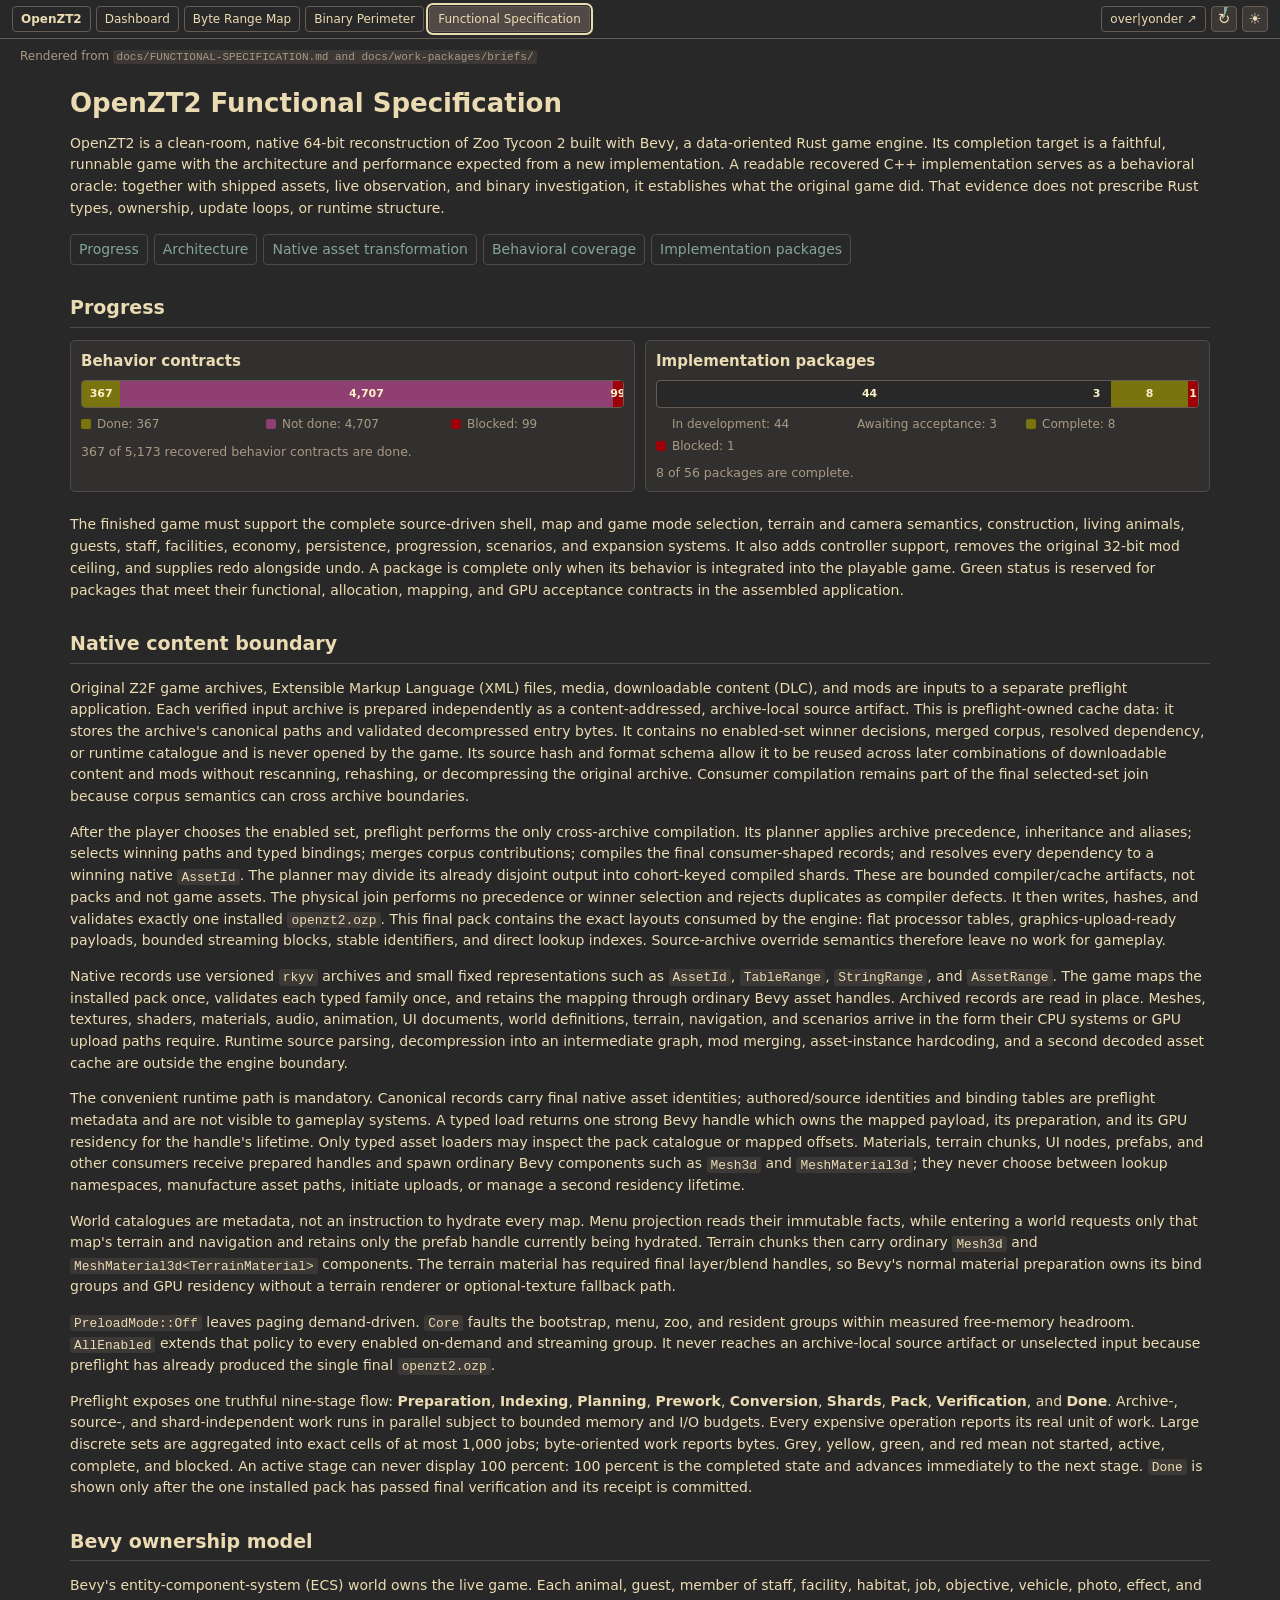
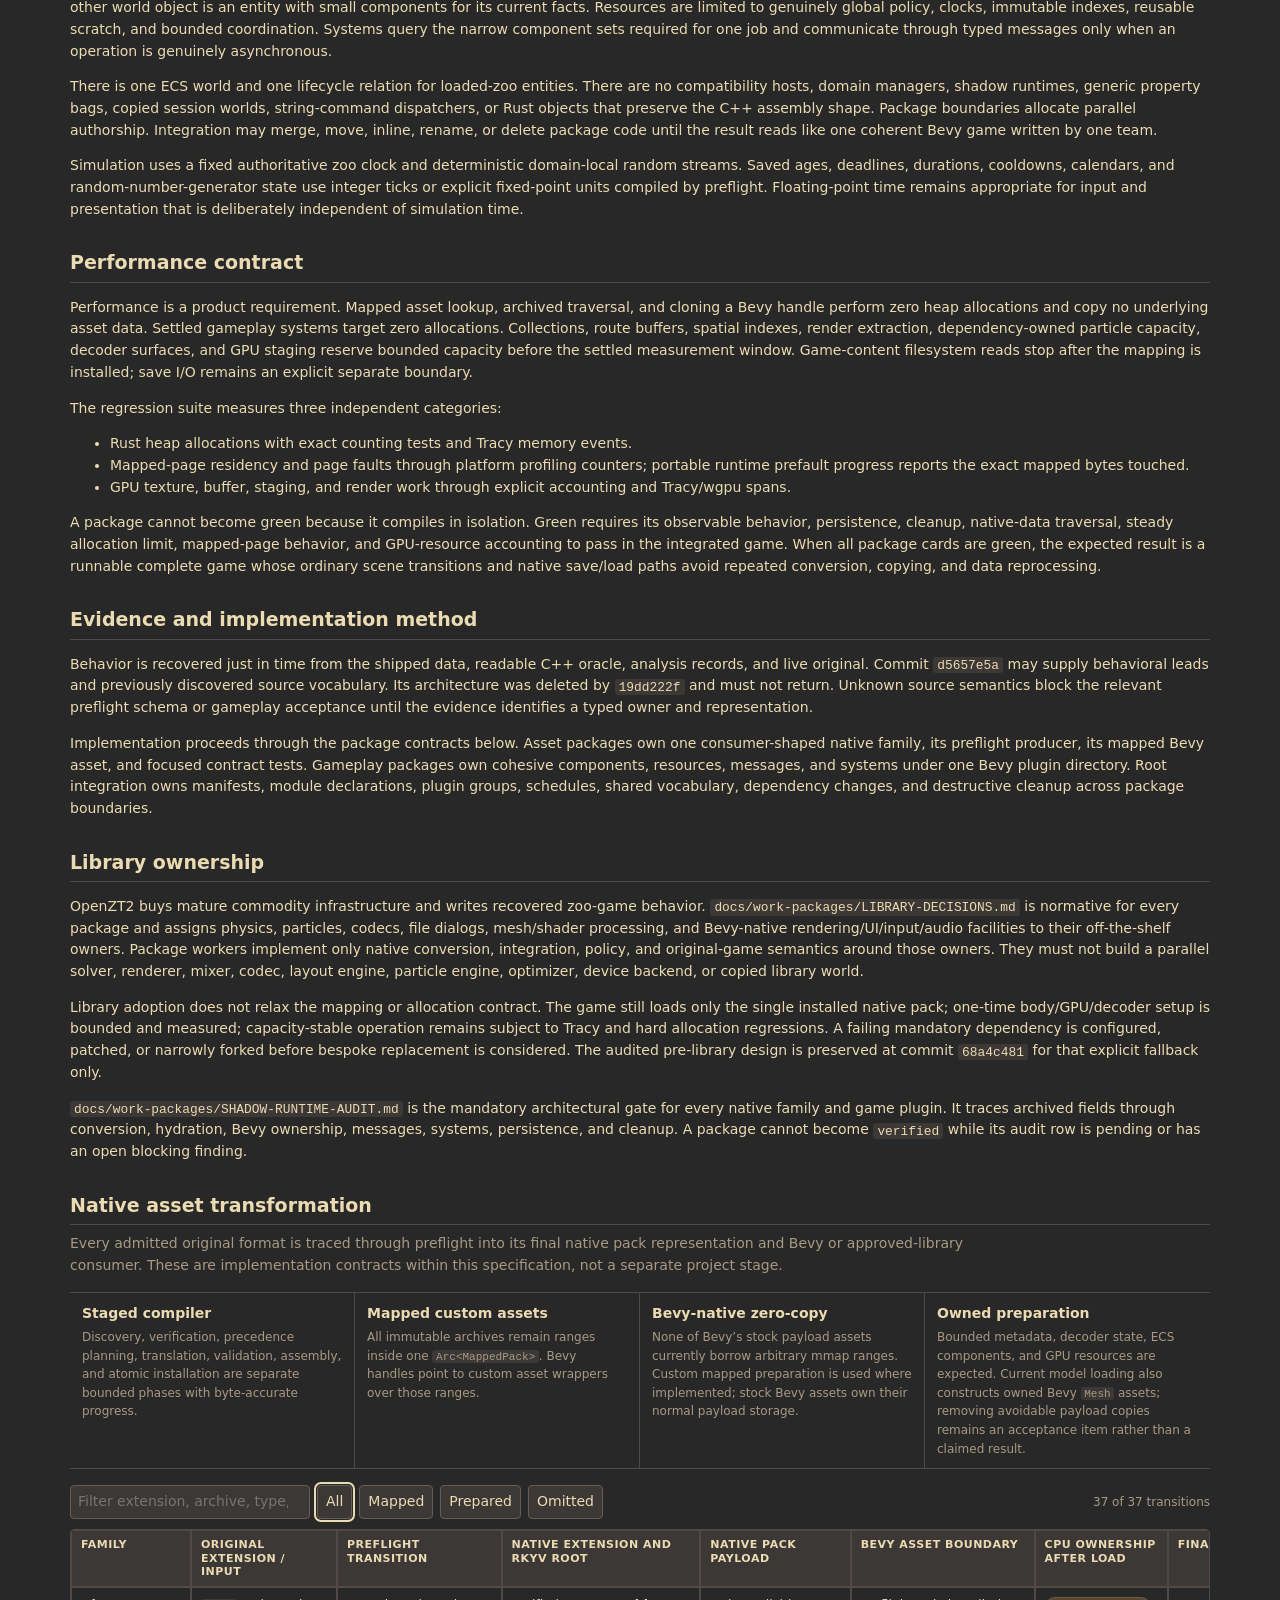
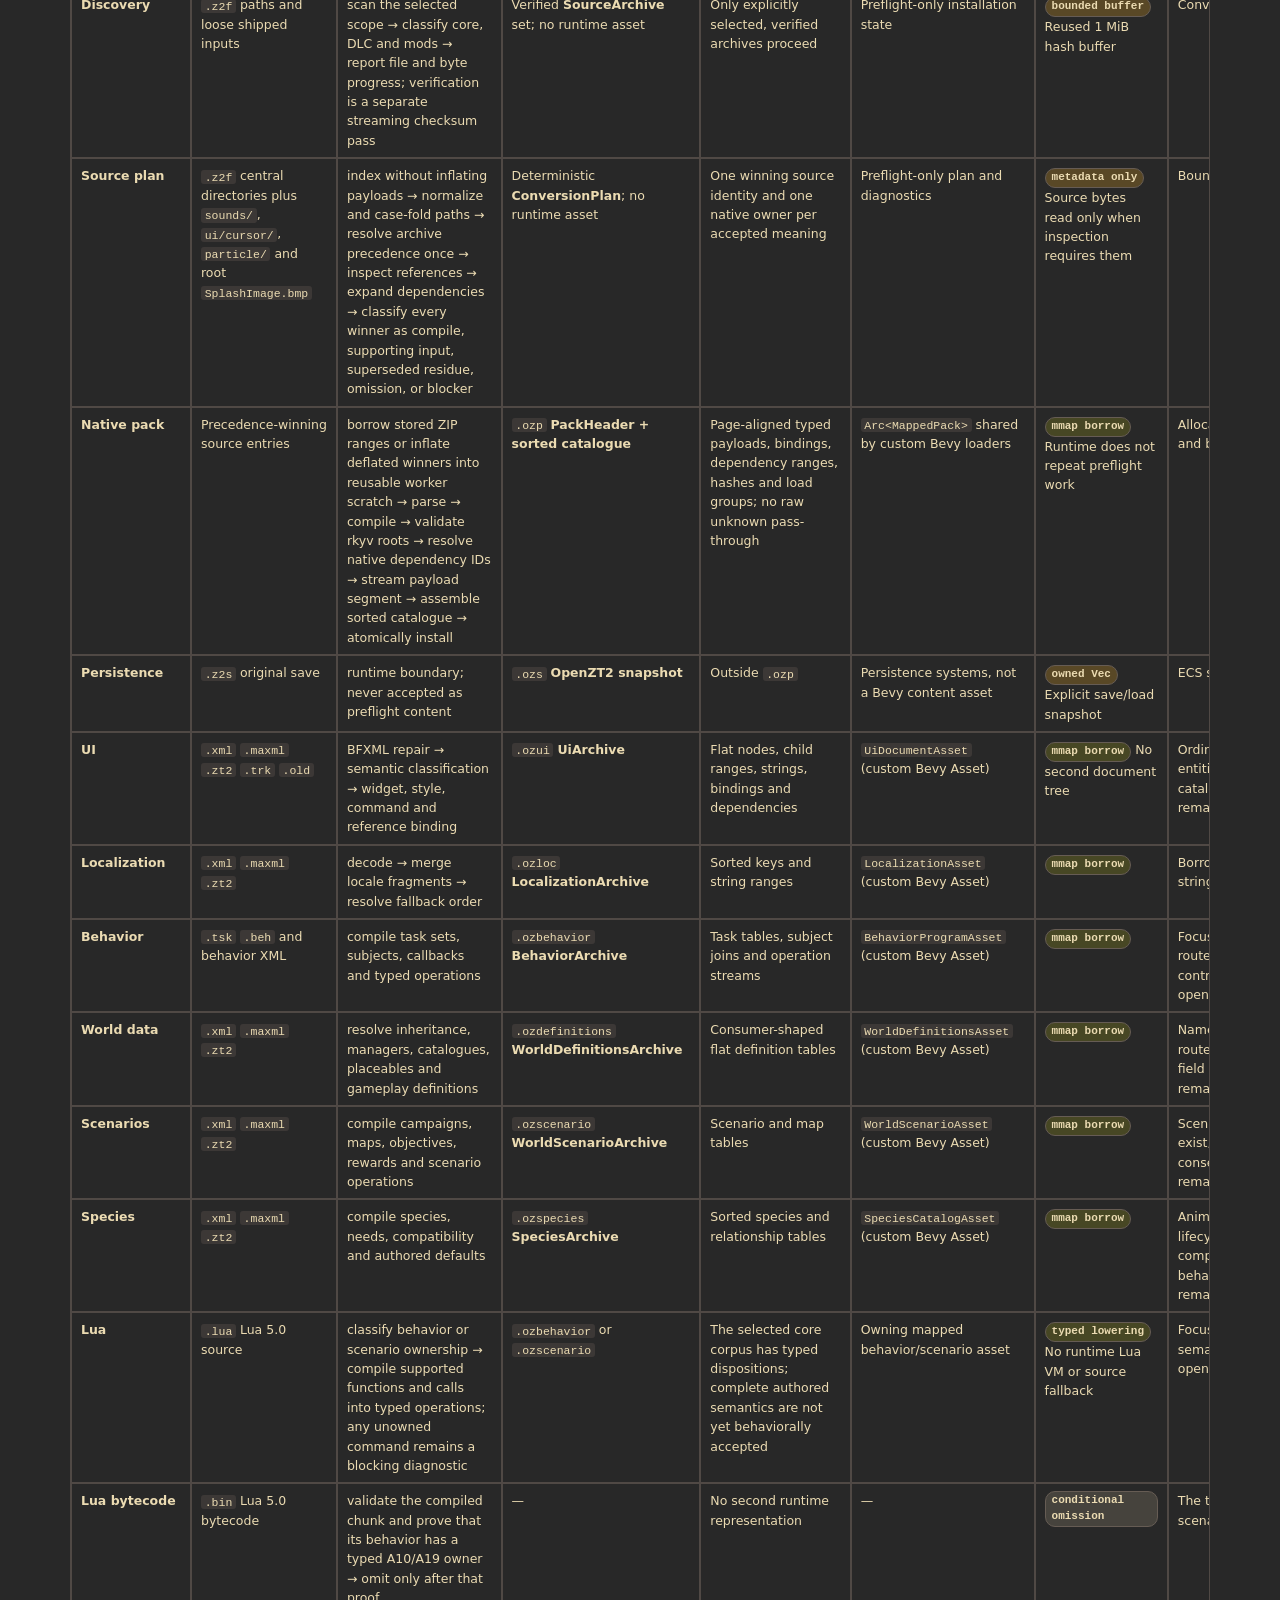
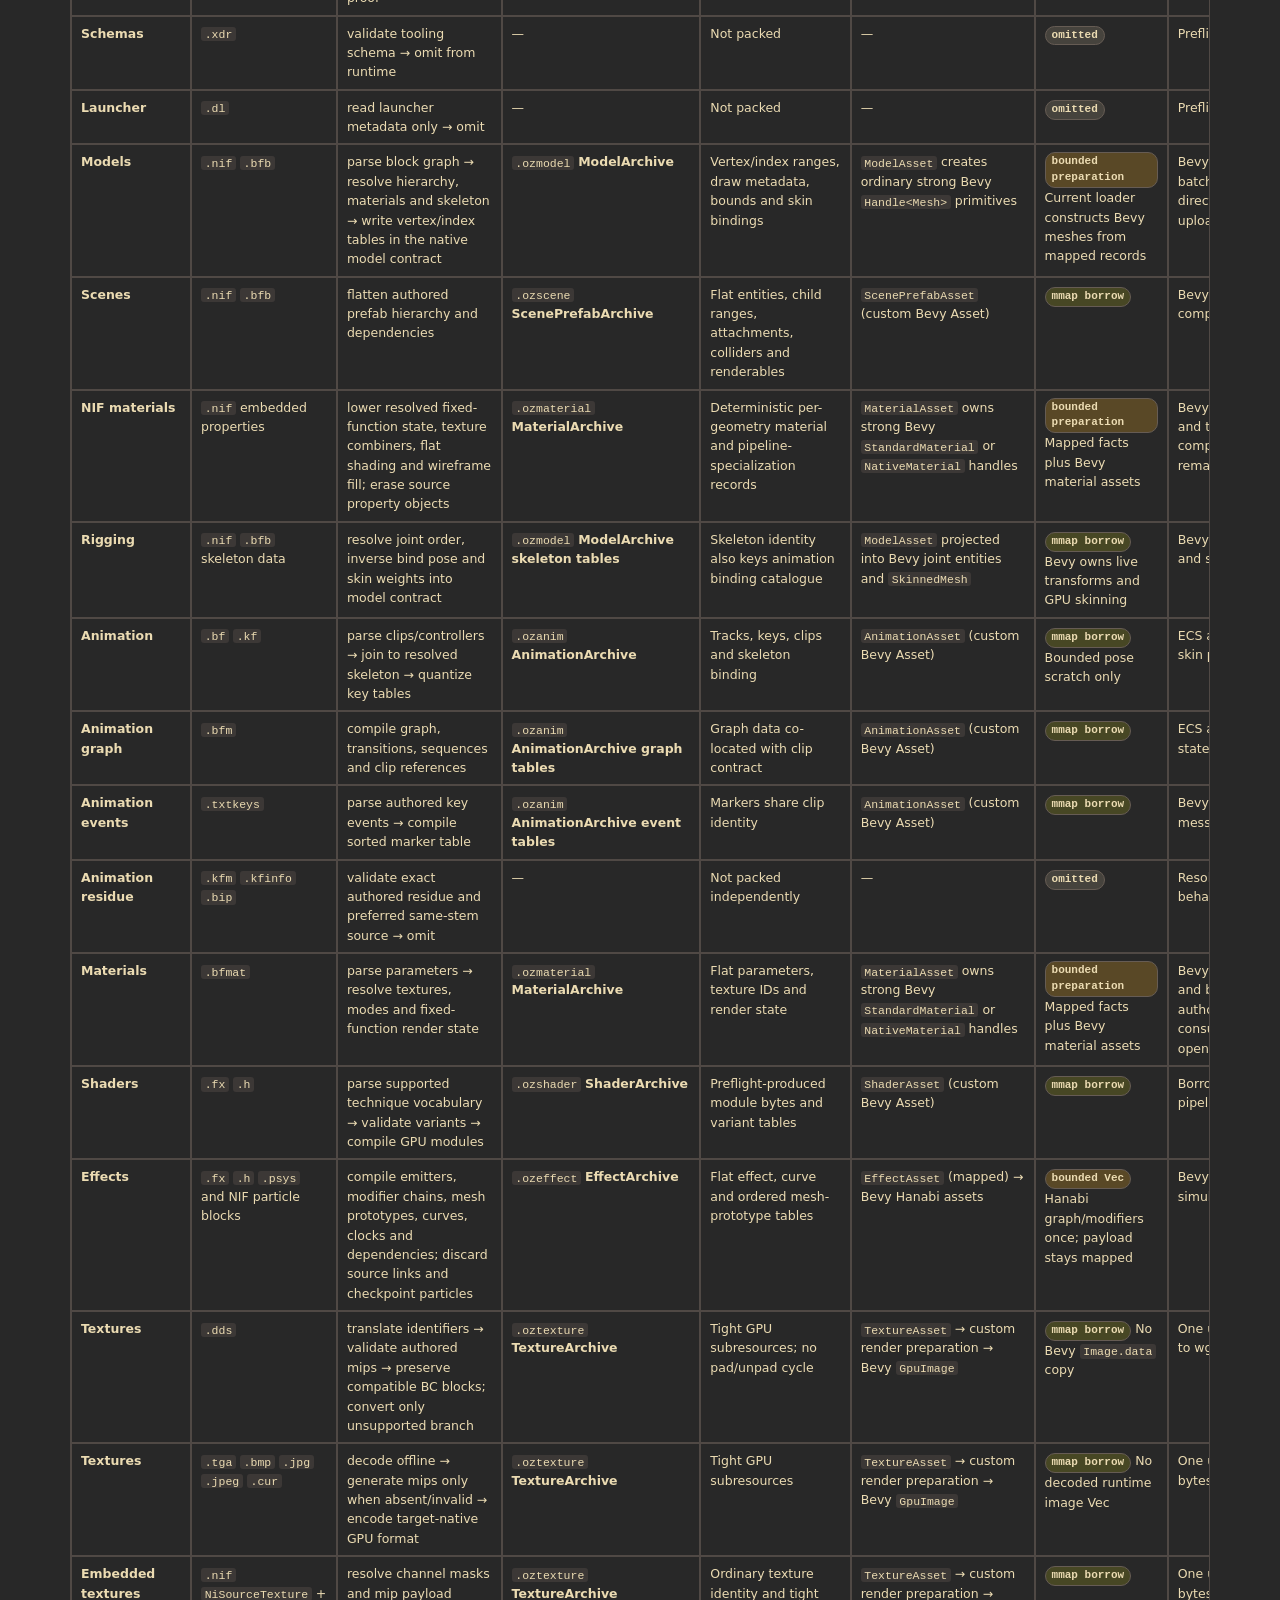
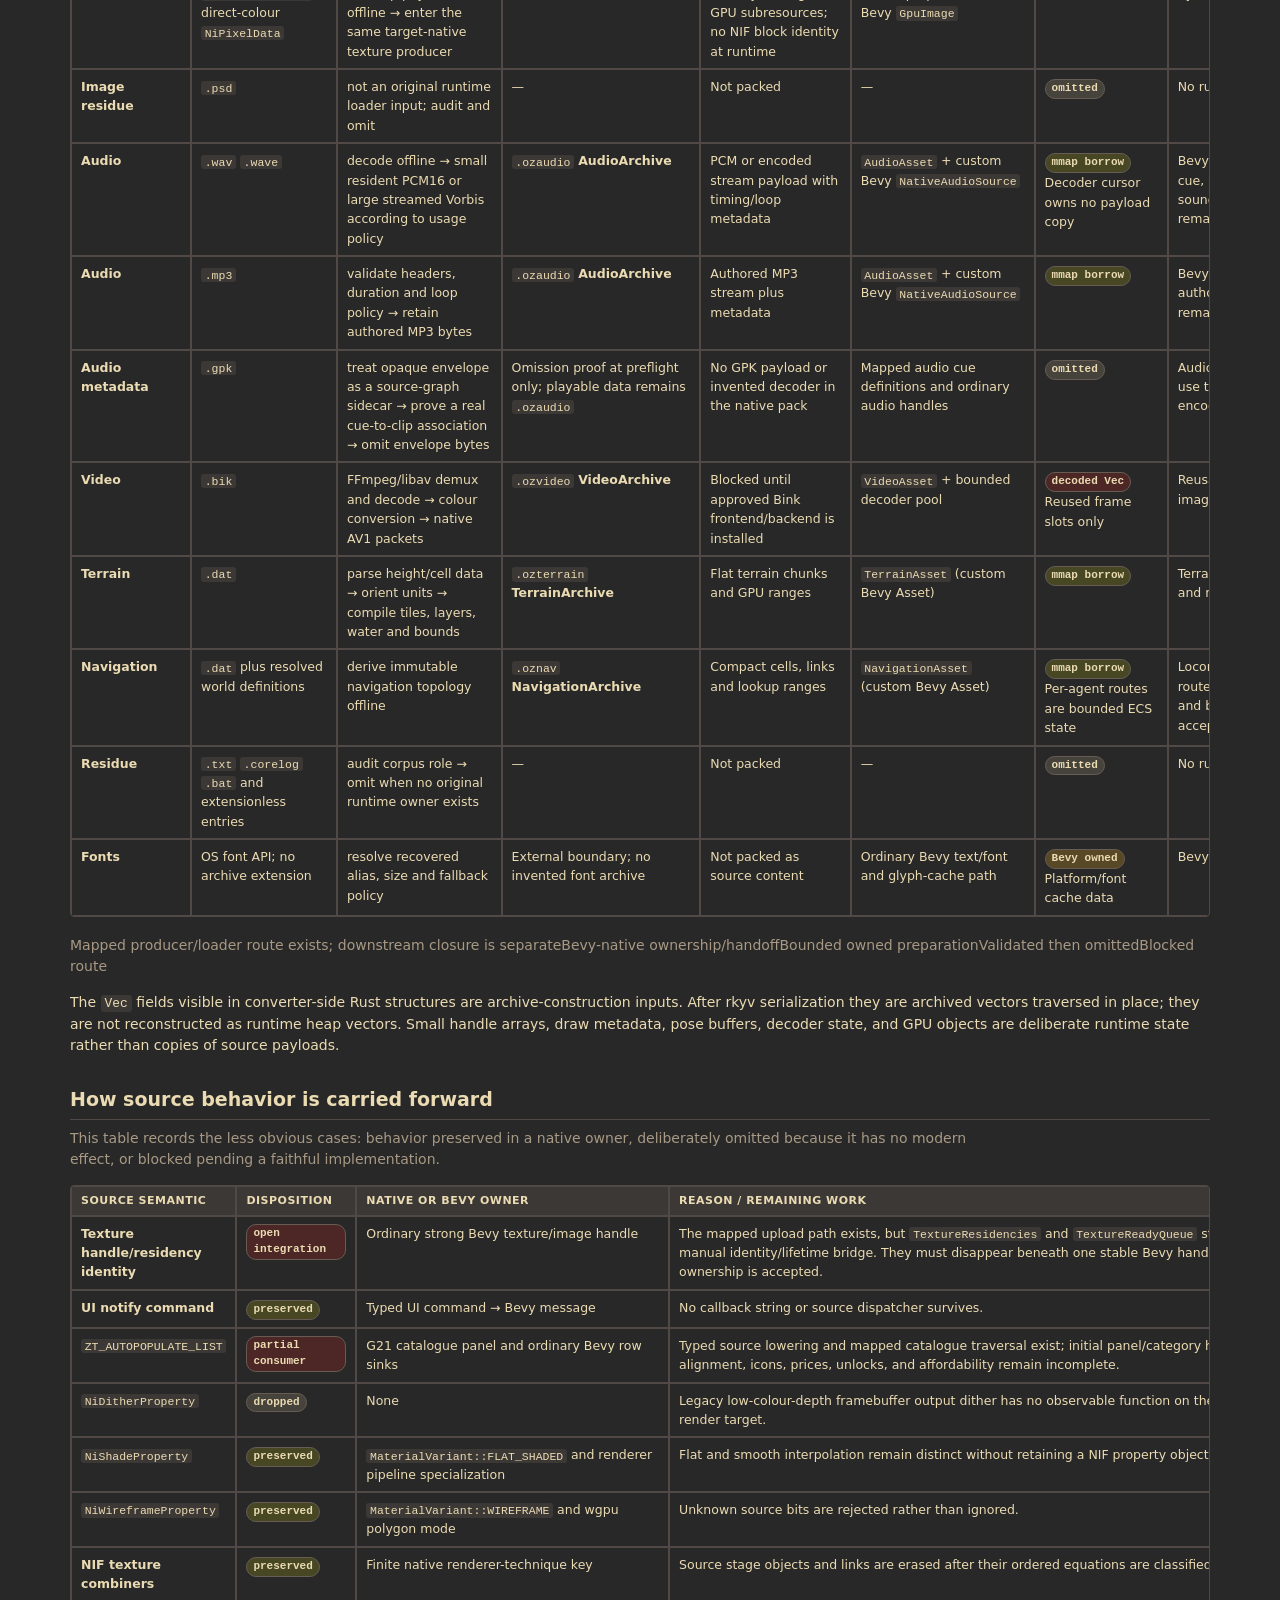
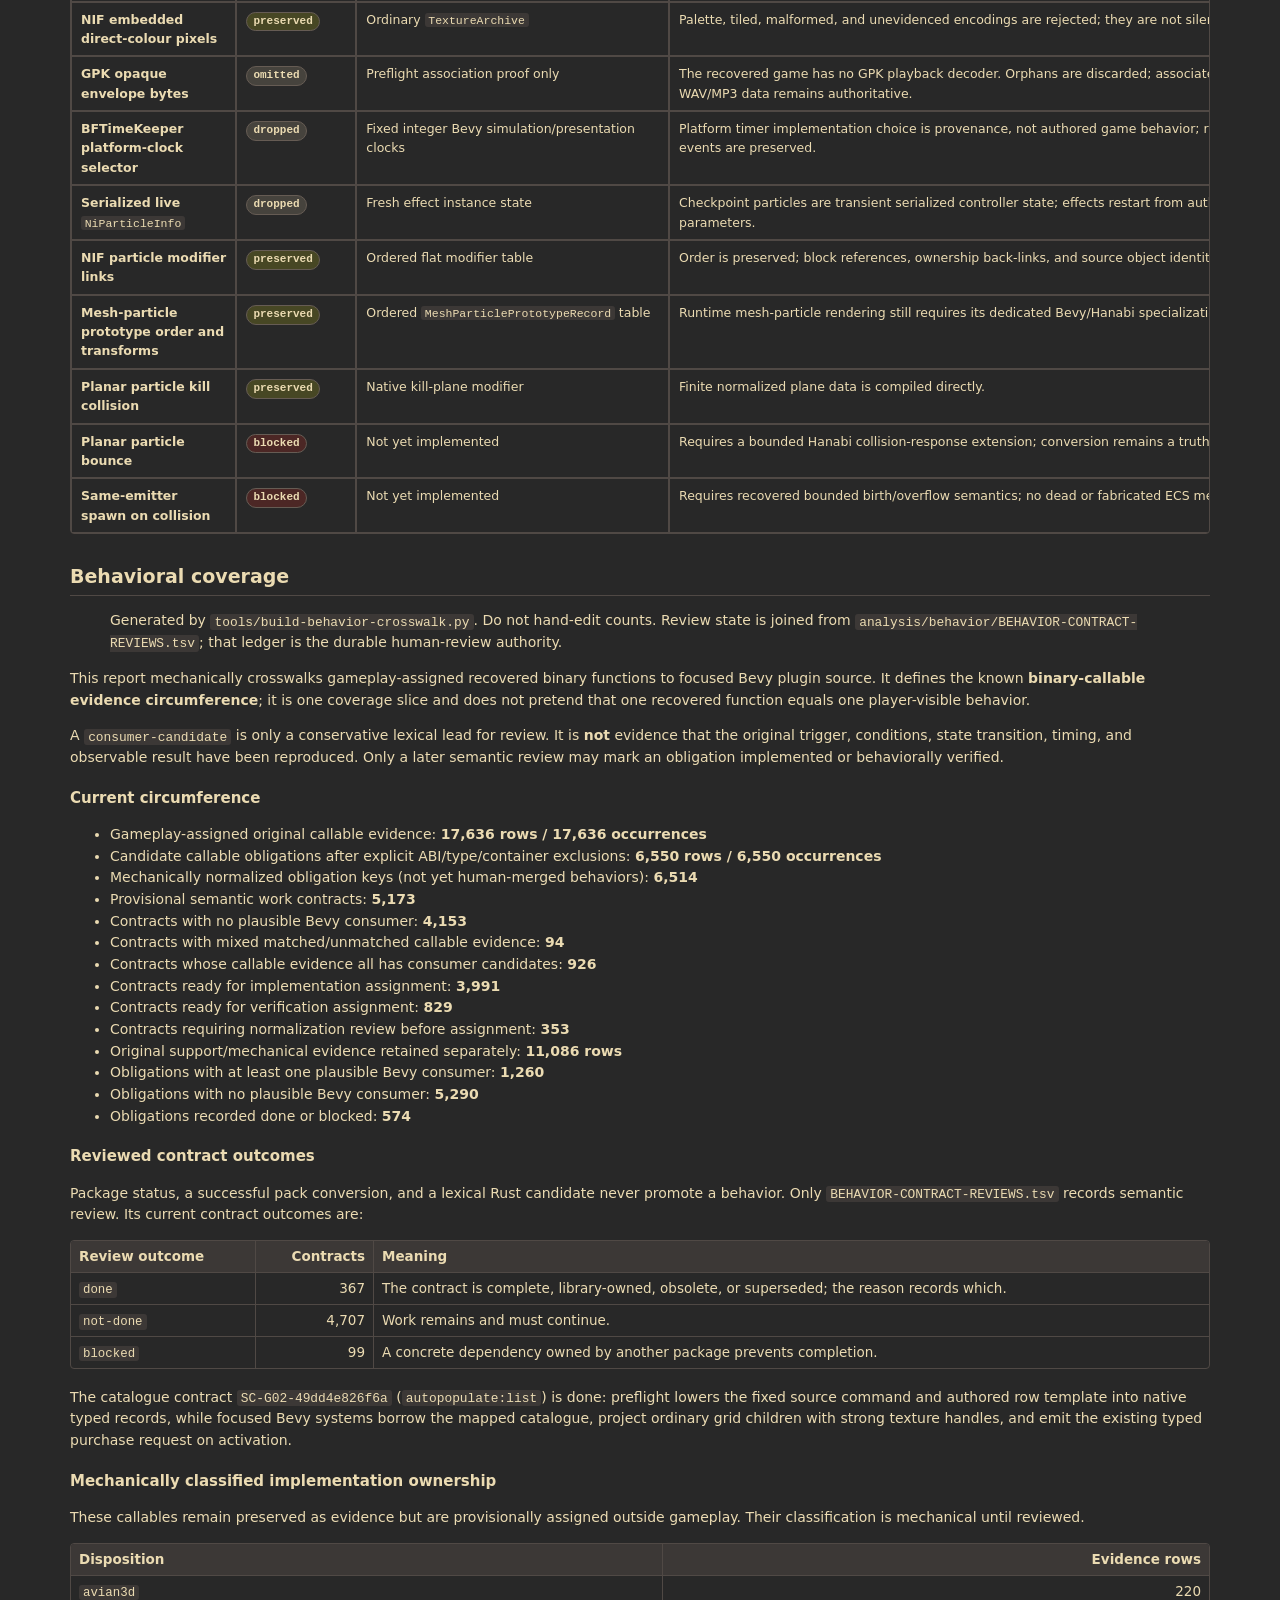
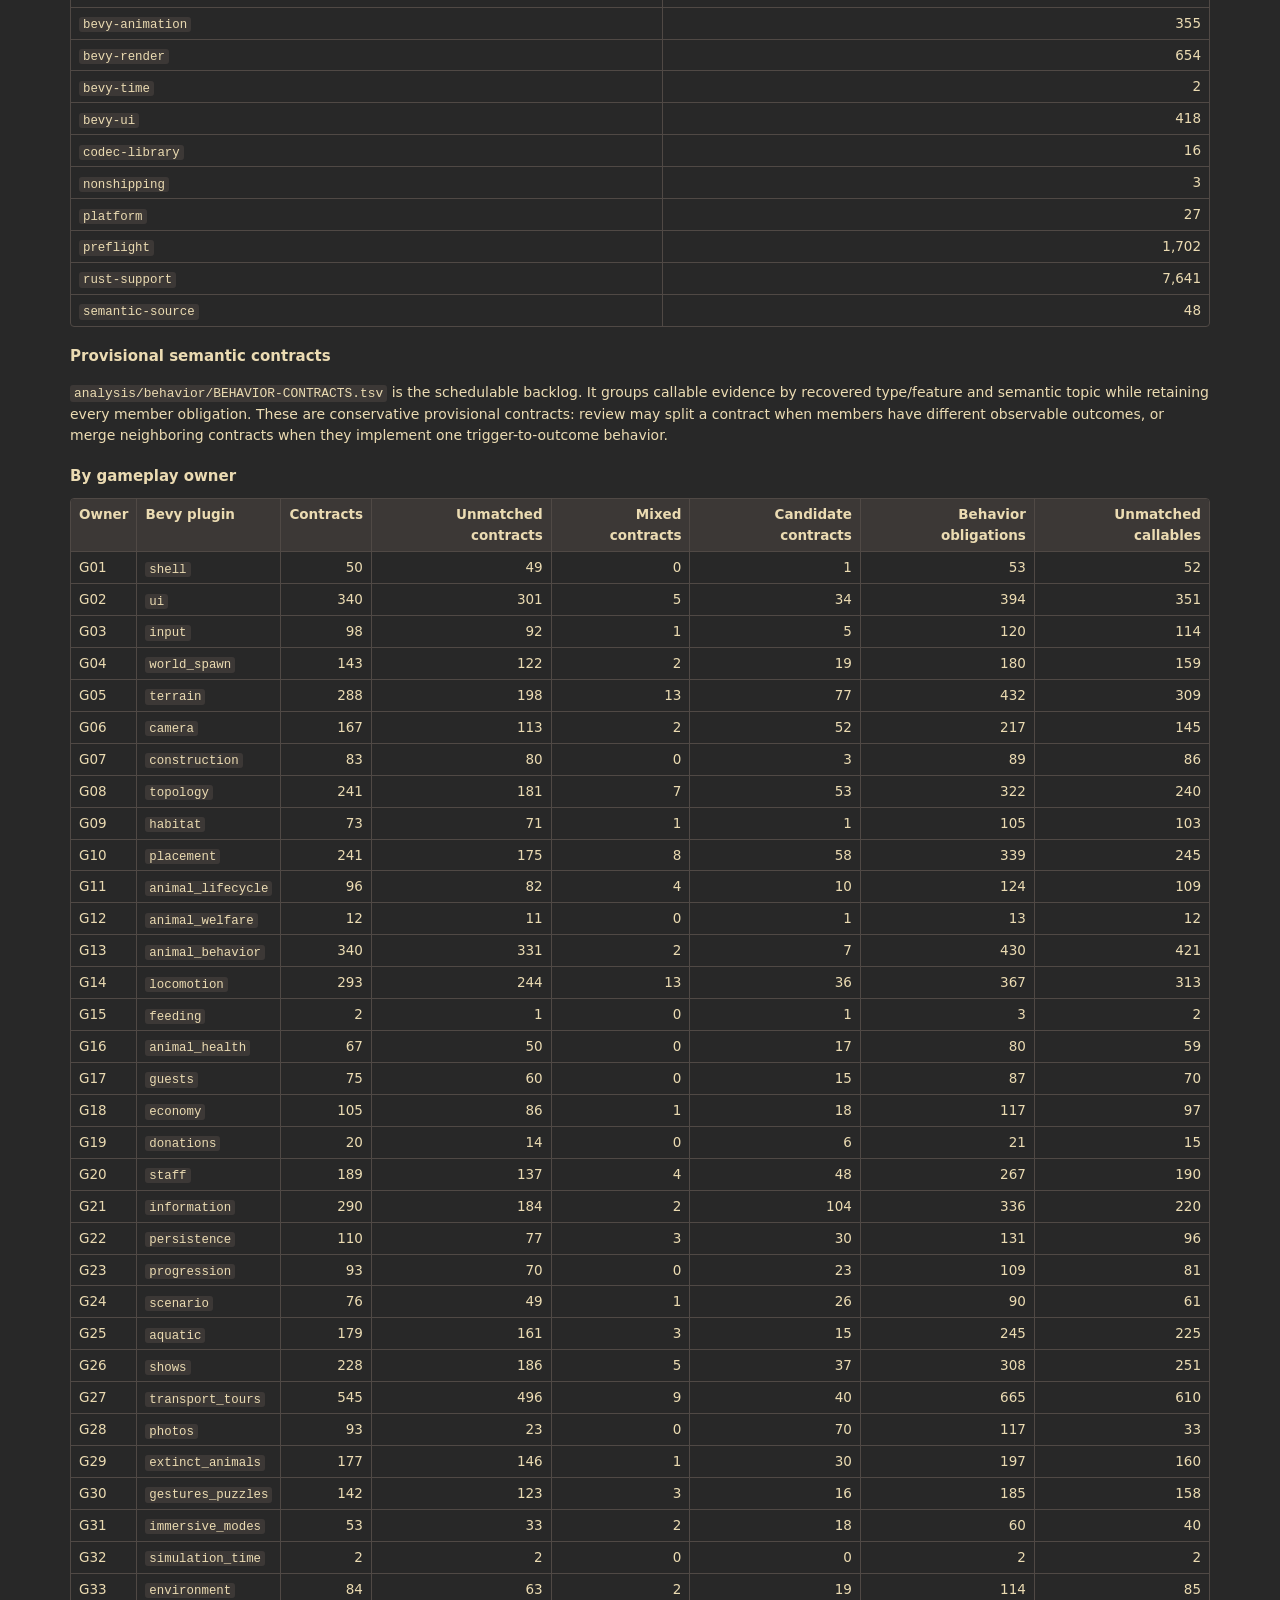
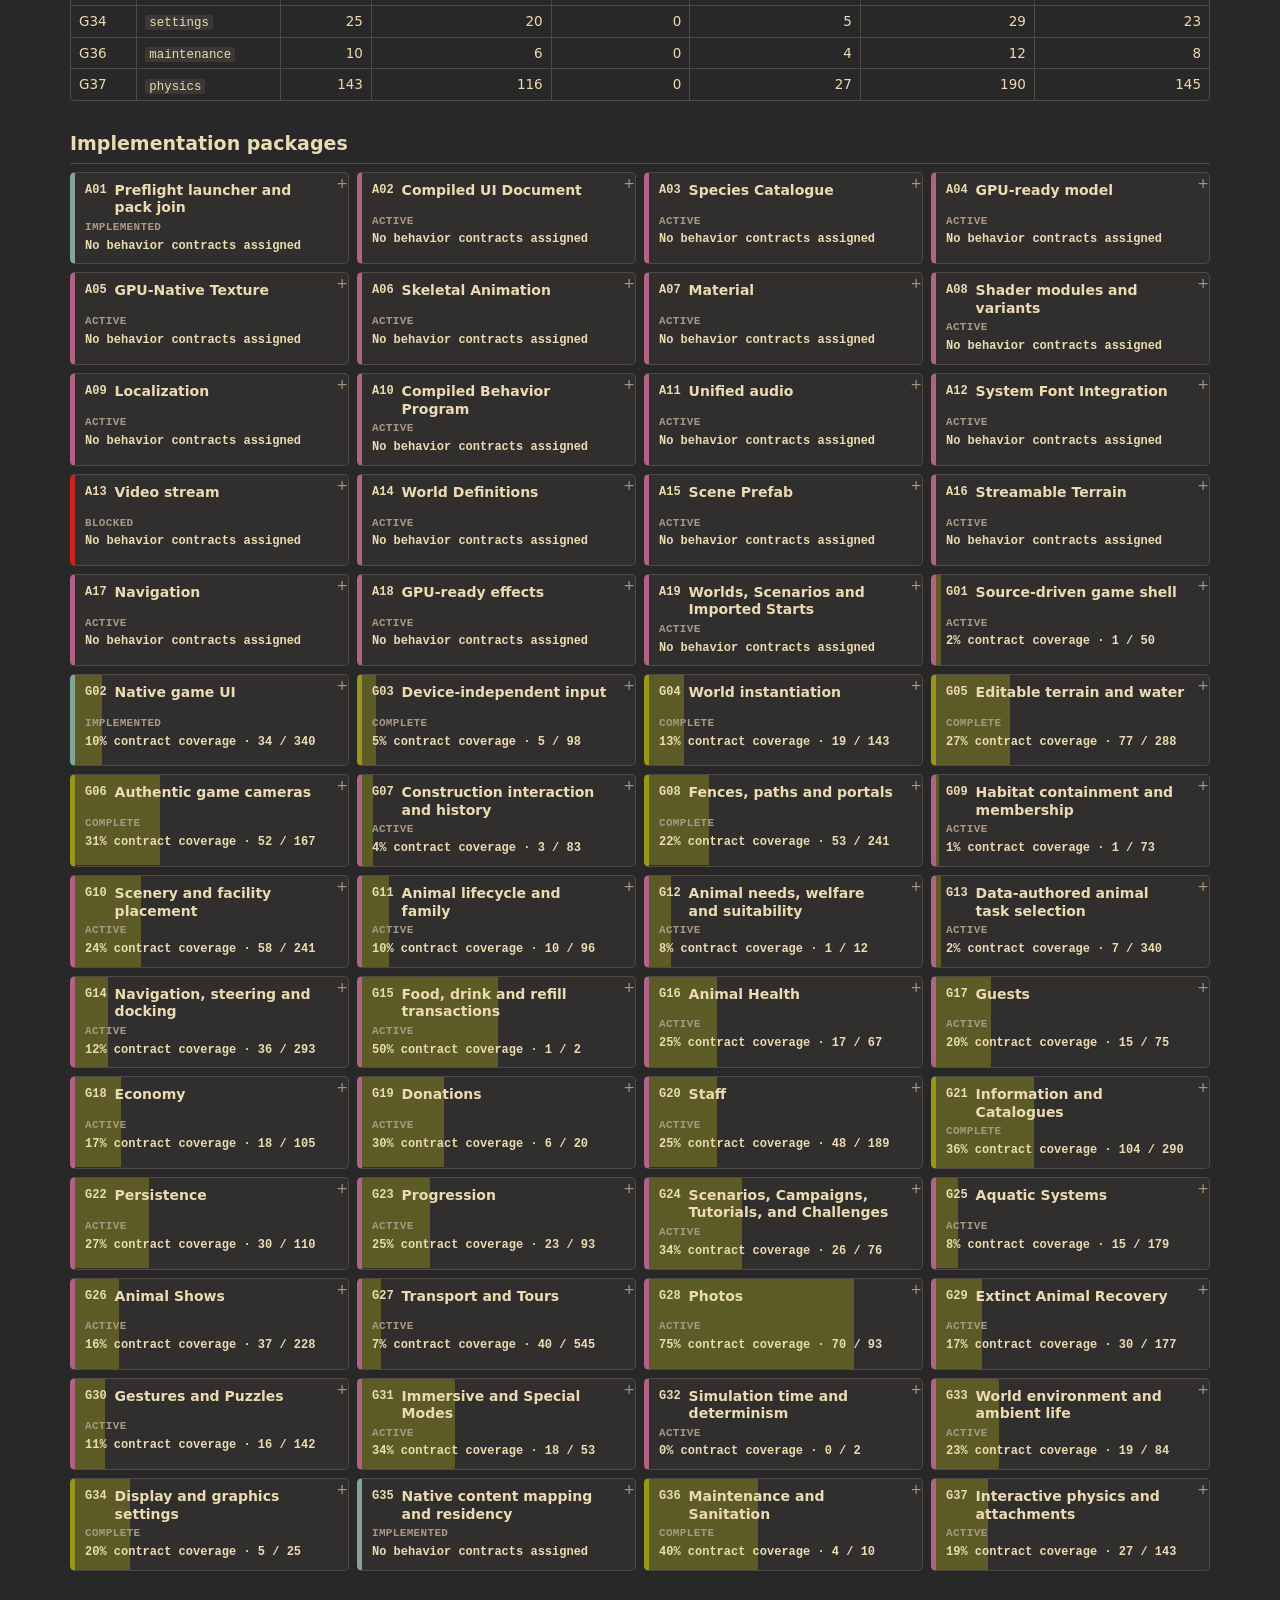
<file: asset-lineage.html>
<!doctype html>
<html lang="en"><meta charset="utf-8"><meta name="viewport" content="width=device-width, initial-scale=1">
<title>OpenZT2 - Native Asset Transformation</title>
<meta name="openzt2-site-version" content="6184a2fc31413f85">

<meta name="description" content="This OpenZT2 report has moved into the canonical Functional Specification.">
<meta http-equiv="refresh" content="0; url=functional-specification.html#native-asset-transformation">
<link rel="canonical" href="https://openzt2.over-yonder.tech/functional-specification#native-asset-transformation">
<script>location.replace("functional-specification.html"+(location.hash||"#native-asset-transformation"))</script>
<p>This material now forms part of the <a href="functional-specification.html#native-asset-transformation">Functional Specification</a>.</p>
<script id="openzt2-live-reload">
(()=>{
 const current="6184a2fc31413f85";
 const endpoint="site-version.json";
 const interval=60000;
 let paused=false,timer=0,ticker=0,nextAt=Date.now()+interval,button=null;
 const update=()=>{
  if(!button)return;
  if(paused){
   button.classList.add("paused");
   button.style.setProperty("--reload-progress","0");
   button.title="Automatic refresh paused. Click to unpause.";
   button.setAttribute("aria-label",button.title);
   button.textContent="⏸";
   return;
  }
  const remaining=Math.max(0,Math.ceil((nextAt-Date.now())/1000));
  const progress=Math.min(100,Math.max(0,100-(remaining*100)/(interval/1000)));
  button.classList.remove("paused");
  button.style.setProperty("--reload-progress",progress.toFixed(1));
  button.title=`Next automatic refresh in ${remaining}s. Click to pause.`;
  button.setAttribute("aria-label",button.title);
  button.textContent="↻";
 };
 const schedule=()=>{
  if(paused)return;
  nextAt=Date.now()+interval;
  clearTimeout(timer);
  timer=setTimeout(check,interval);
  update();
 };
 const check=async()=>{
  if(paused)return;
  try{
   const response=await fetch(endpoint+"?t="+Date.now(),{cache:"no-store"});
   if(!response.ok){schedule();return;}
   const latest=(await response.json()).version;
   if(latest&&latest!==current){location.reload();return;}
  }catch(_){
  }
  schedule();
 };
 const toggle=()=>{
  paused=!paused;
  if(paused){
   clearTimeout(timer);
  }else{
   schedule();
  }
  update();
 };
 const mount=()=>{
  const nav=document.querySelector(".tabs");
  if(!nav)return;
  button=document.createElement("button");
  button.type="button";
  button.className="reload-toggle";
  button.onclick=toggle;
  const theme=document.querySelector(".theme-toggle");
  if(theme)theme.after(button);else nav.append(button);
  ticker=setInterval(update,1000);
  schedule();
 };
 if(document.readyState==="loading")document.addEventListener("DOMContentLoaded",mount);else mount();
})();
</script>
</html>
</file>
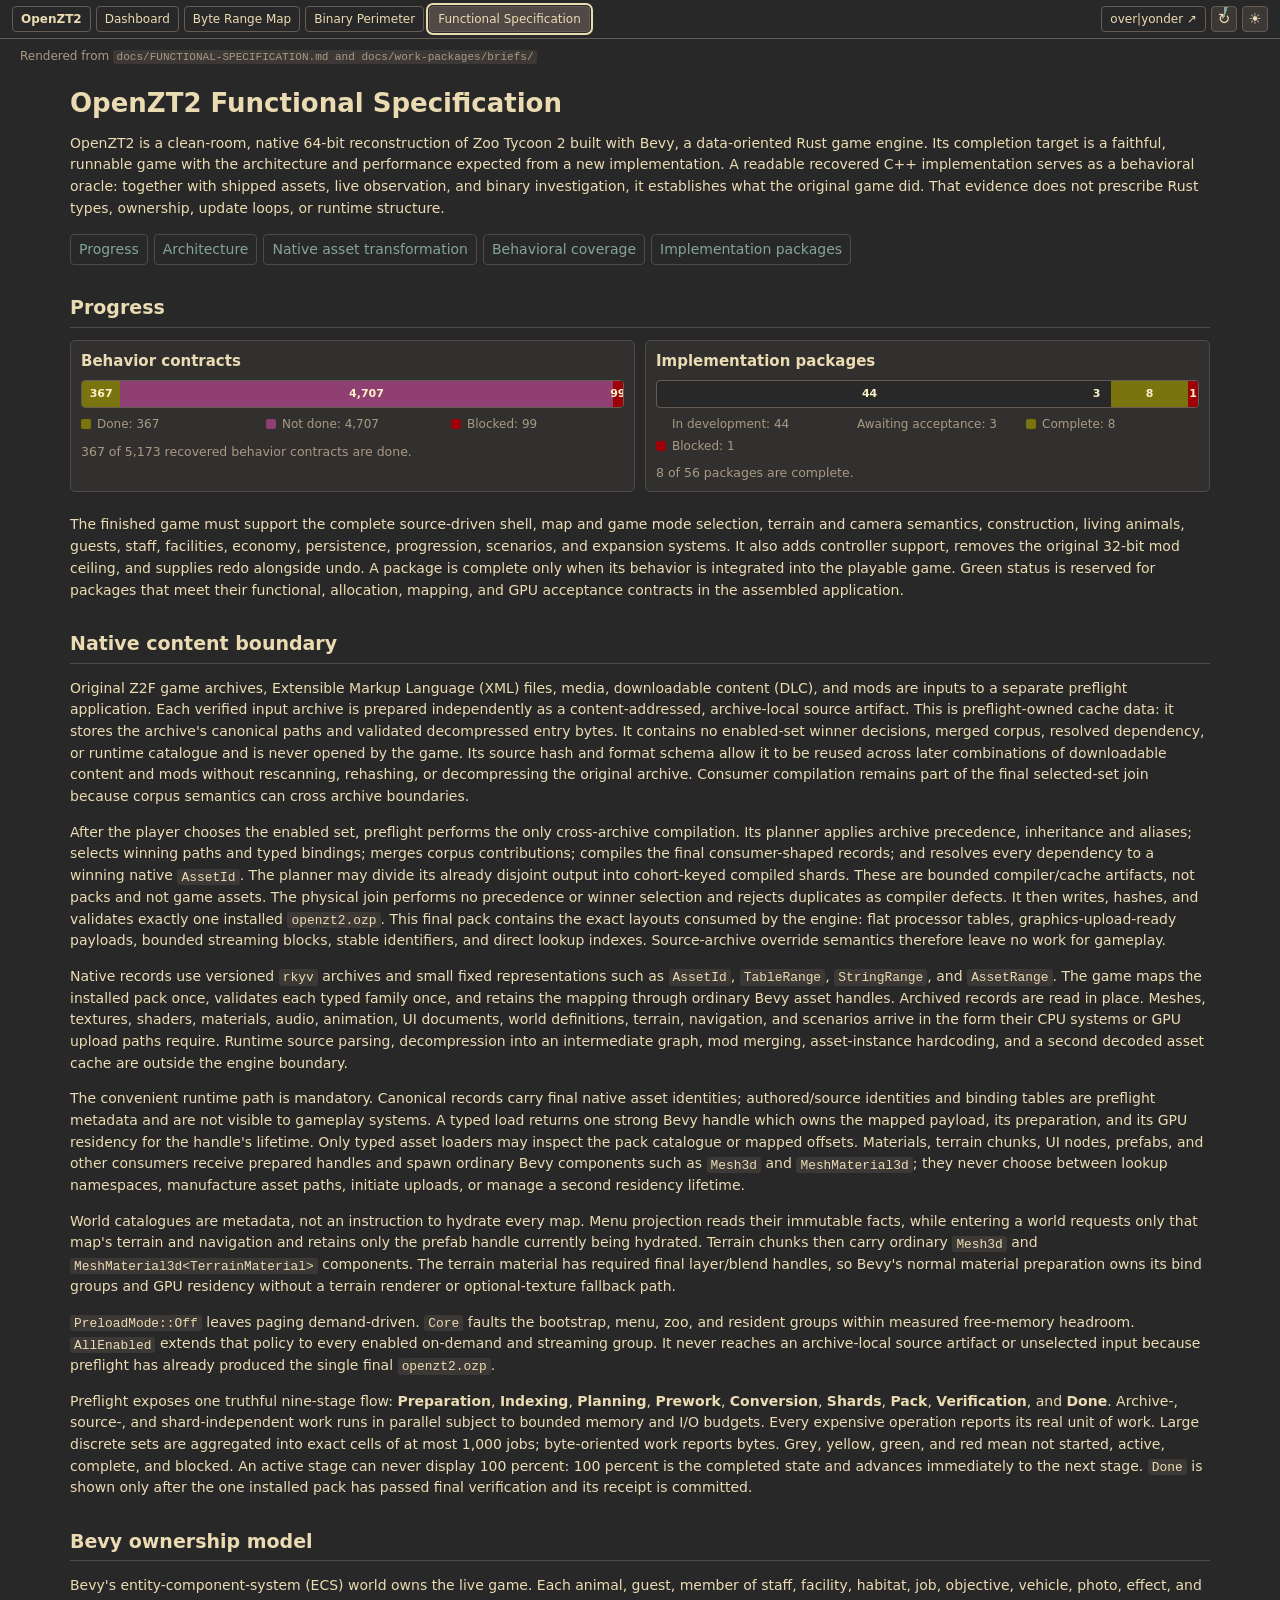
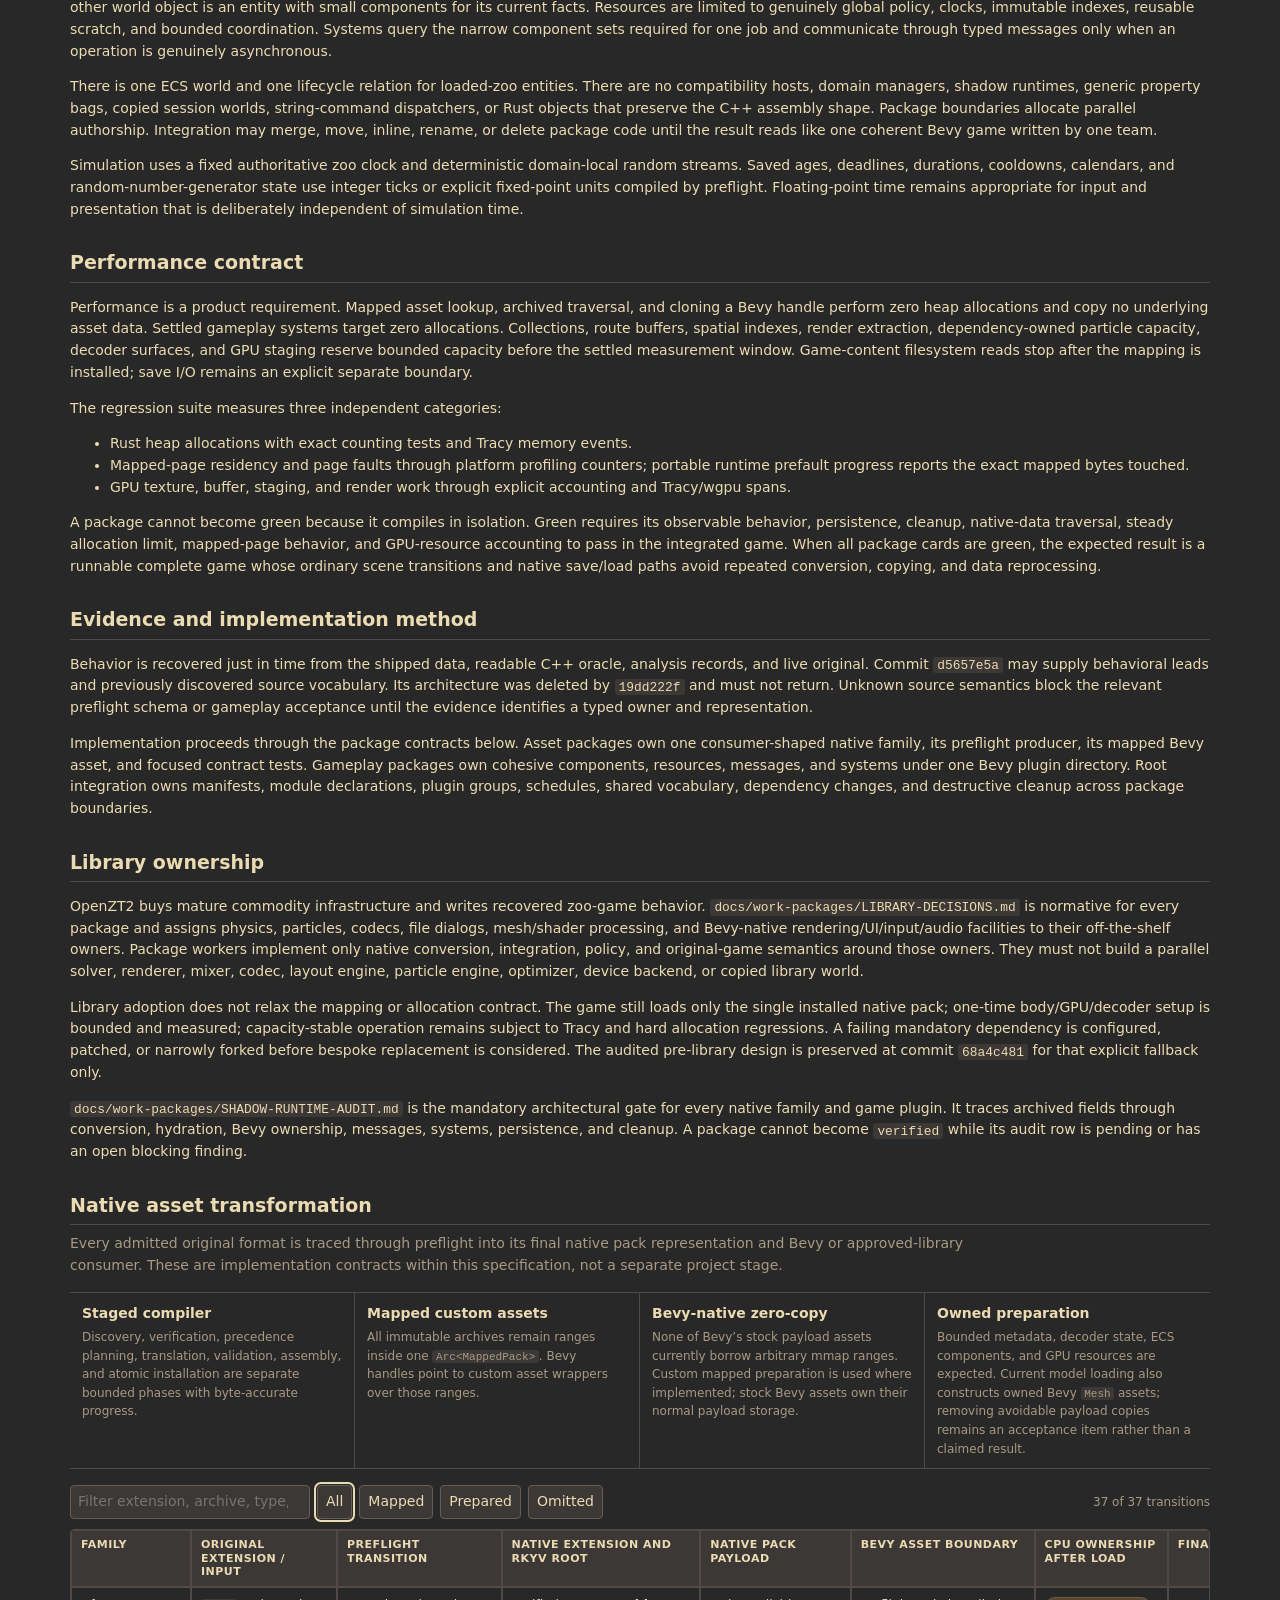
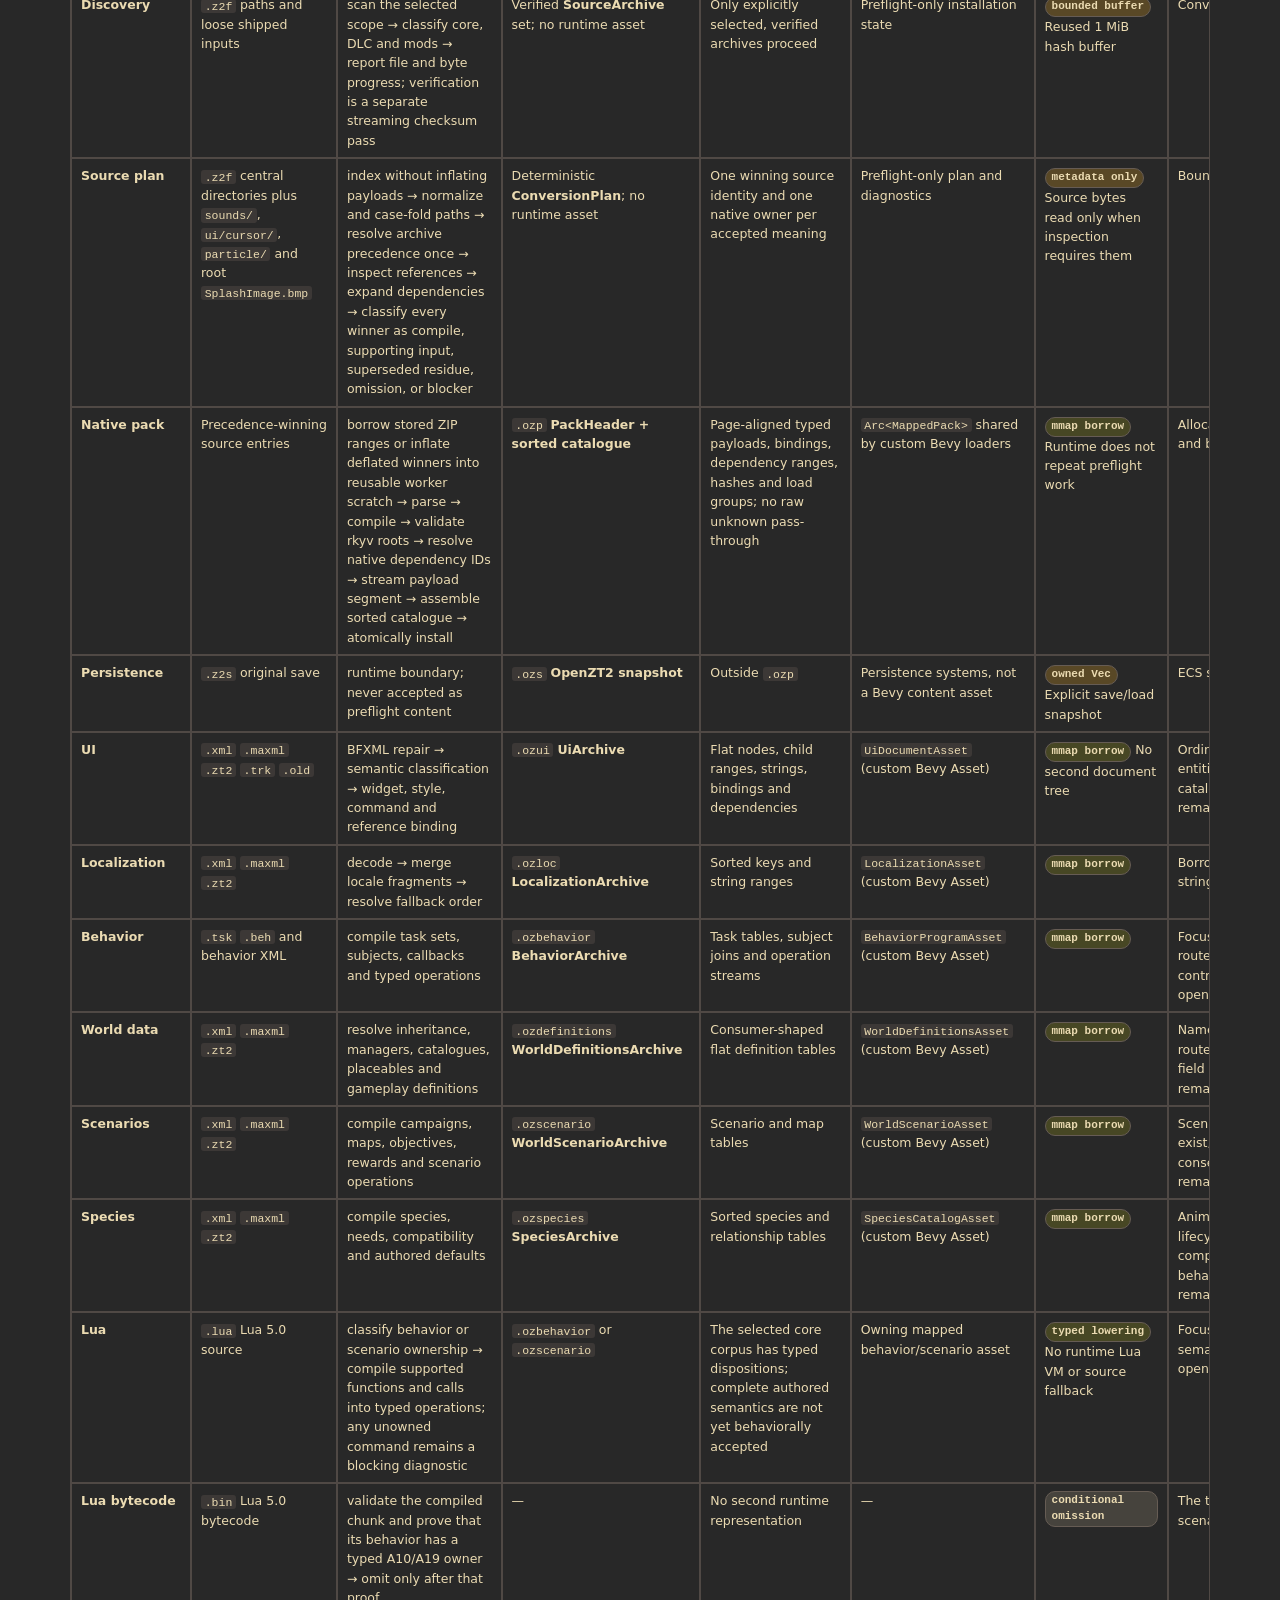
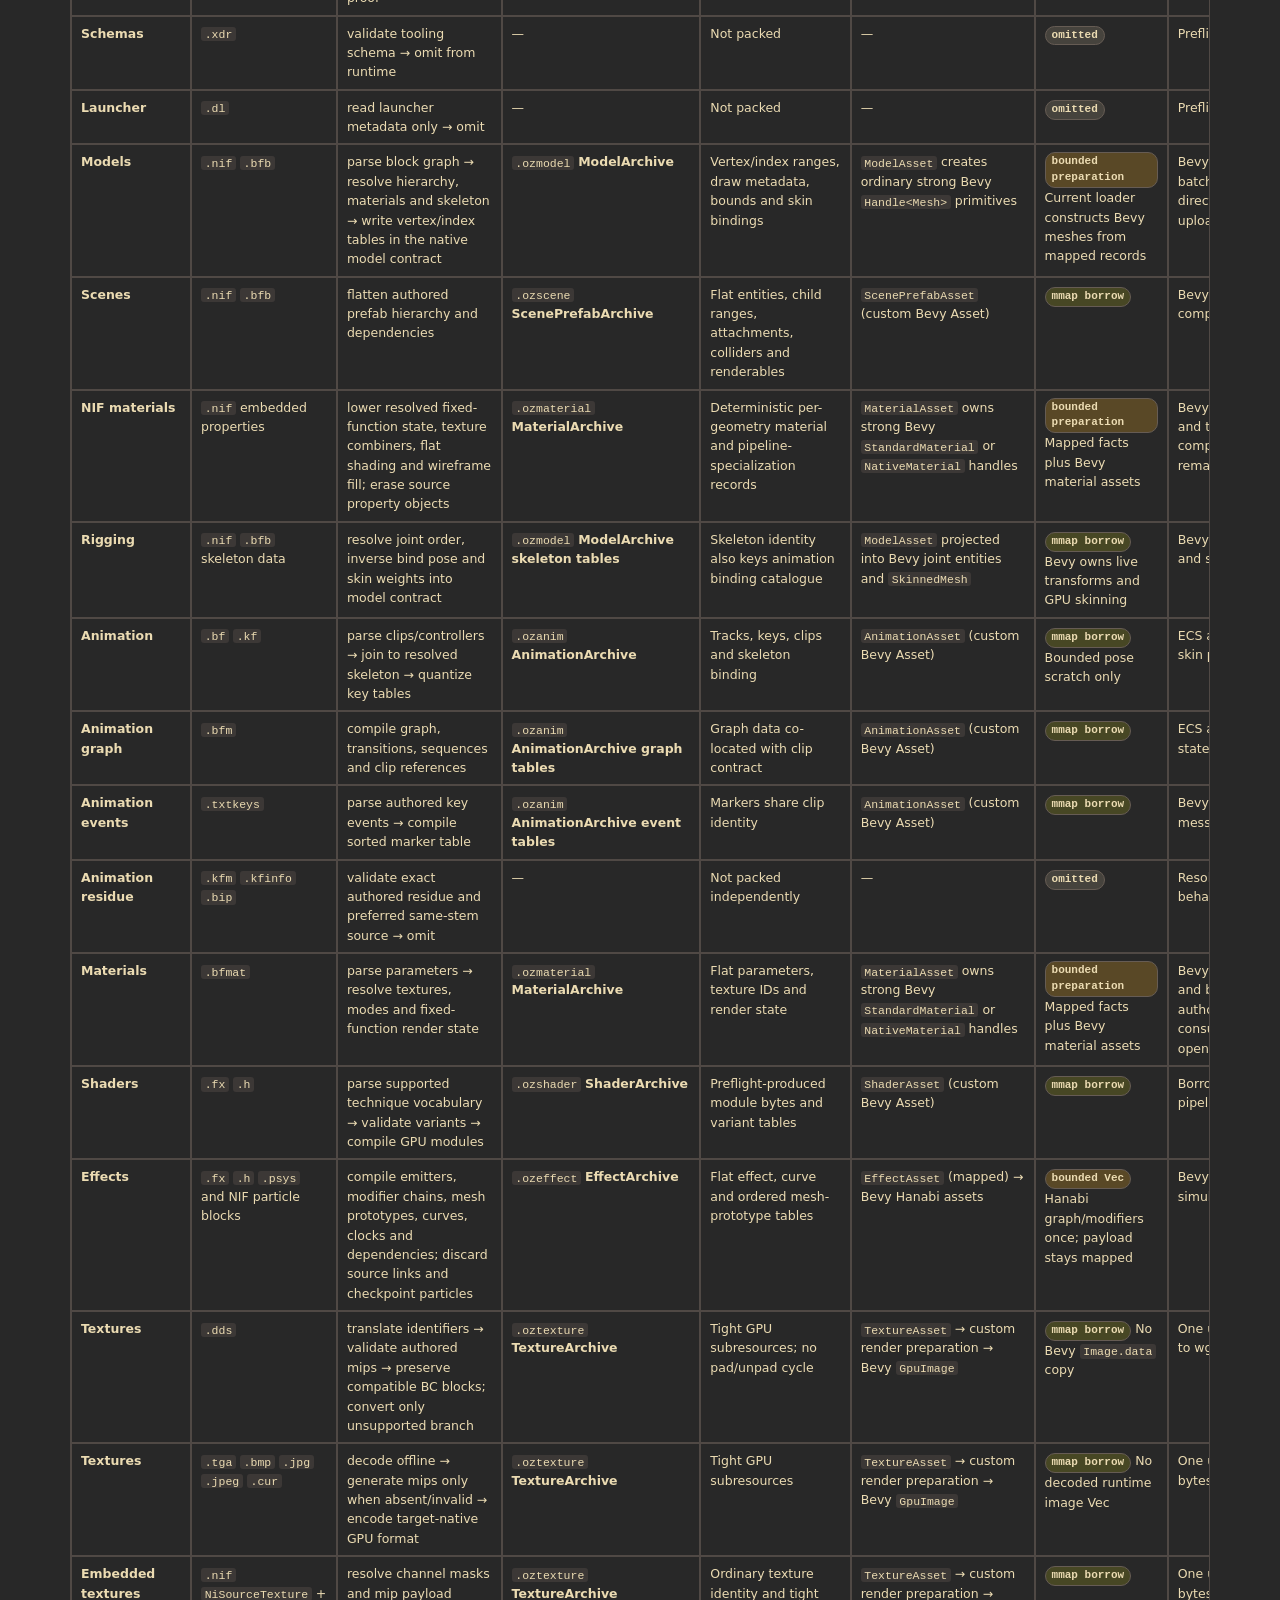
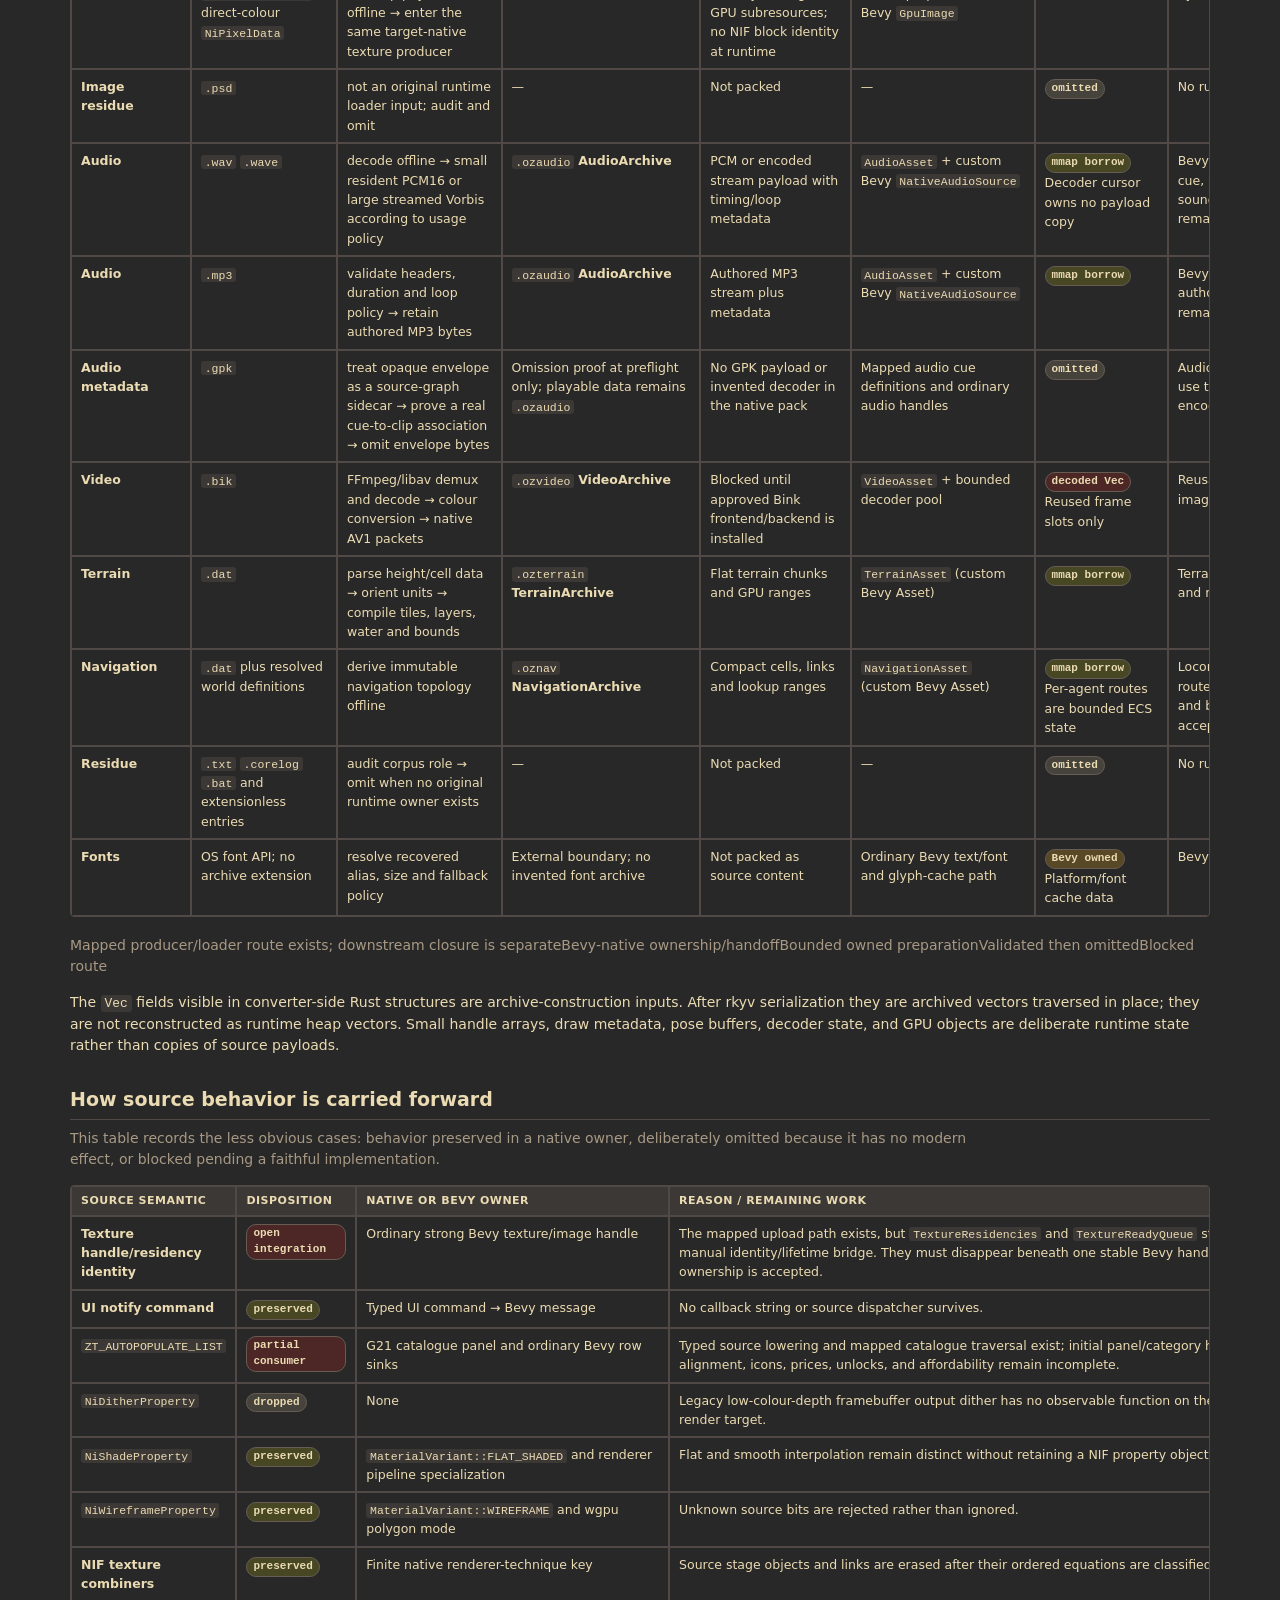
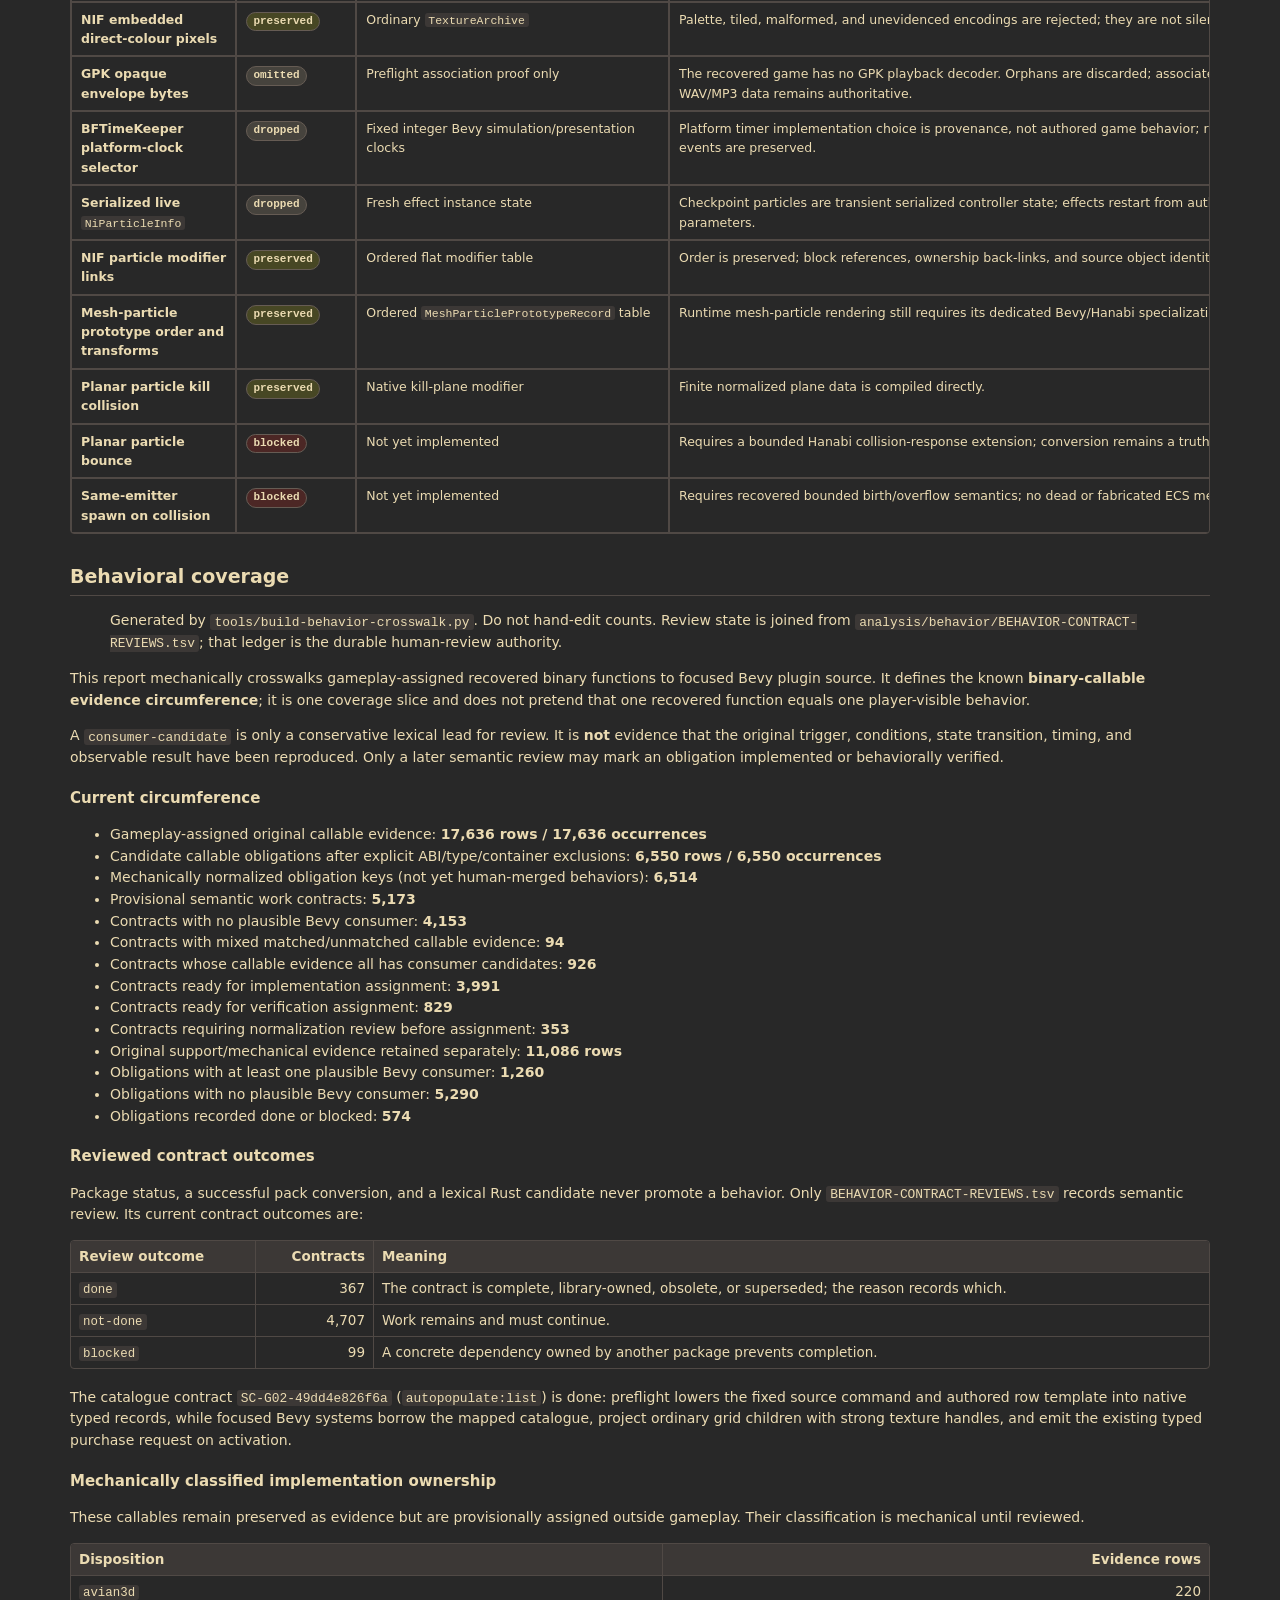
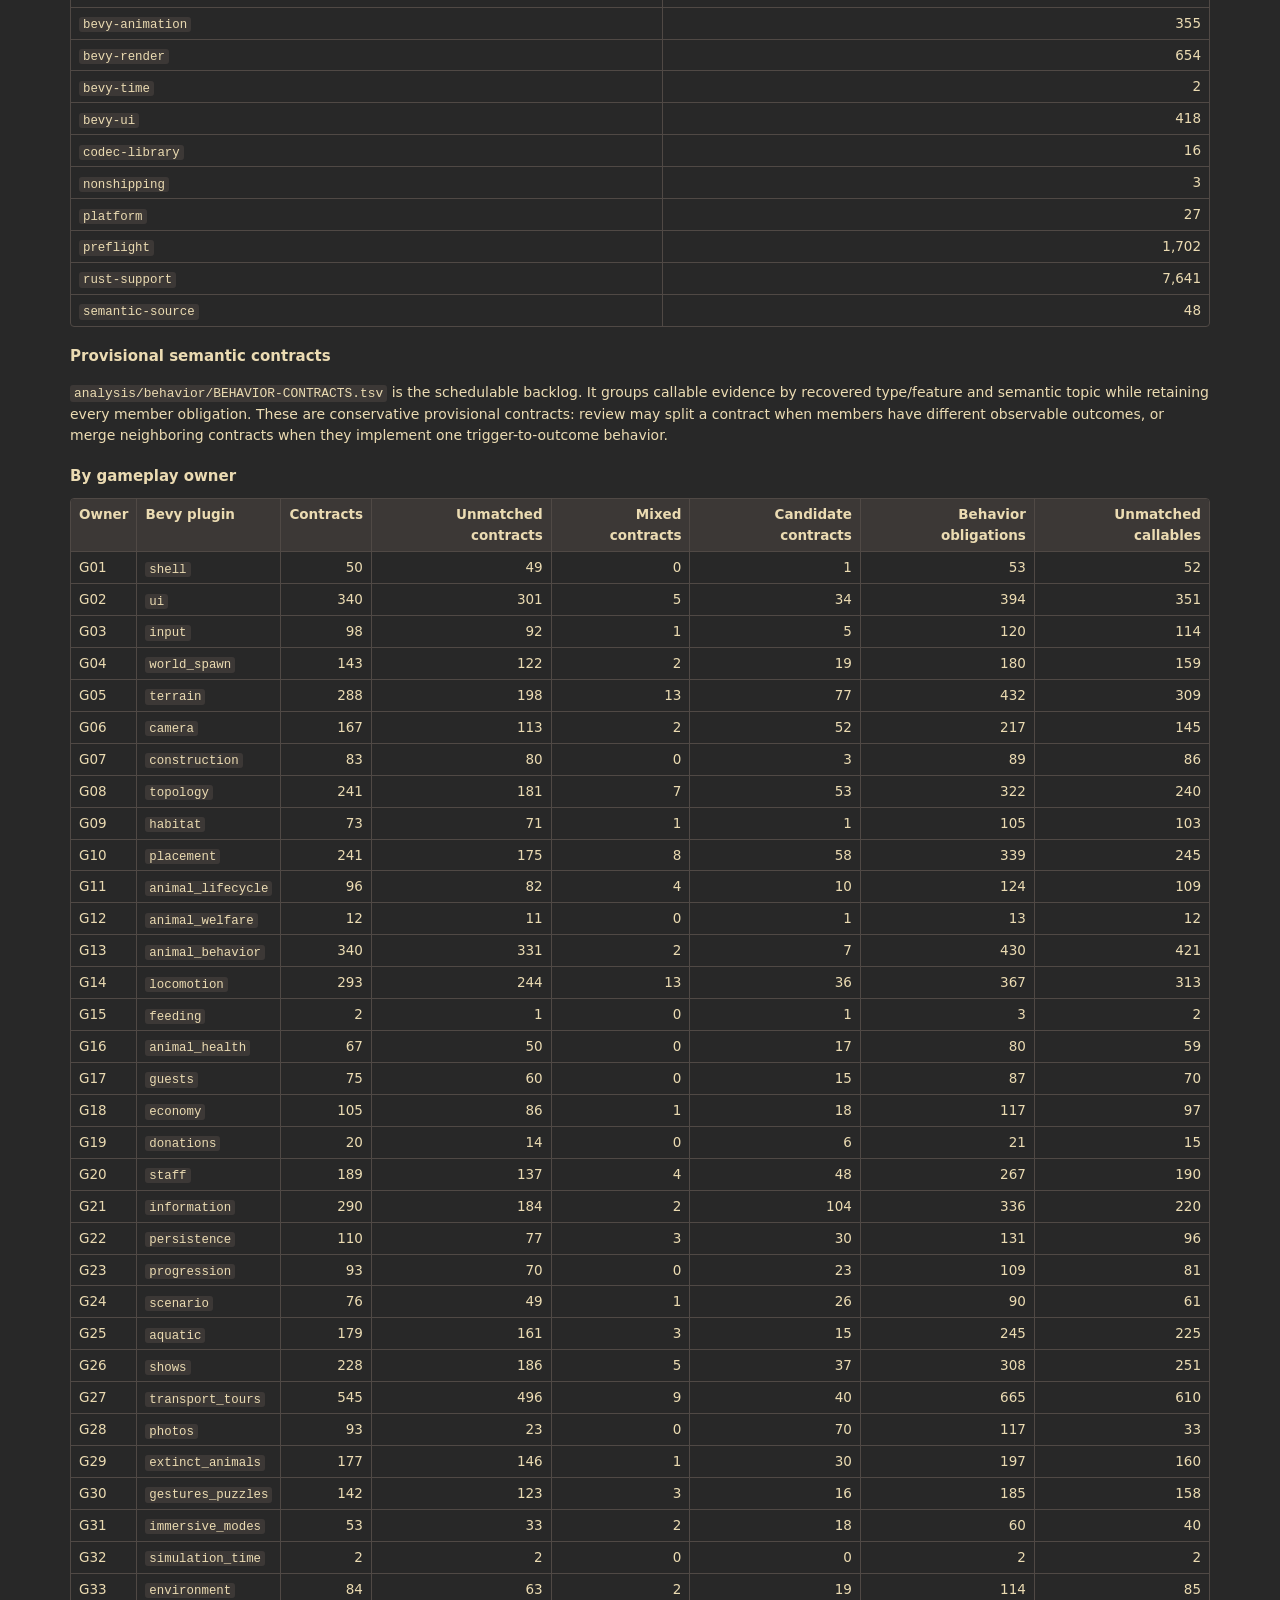
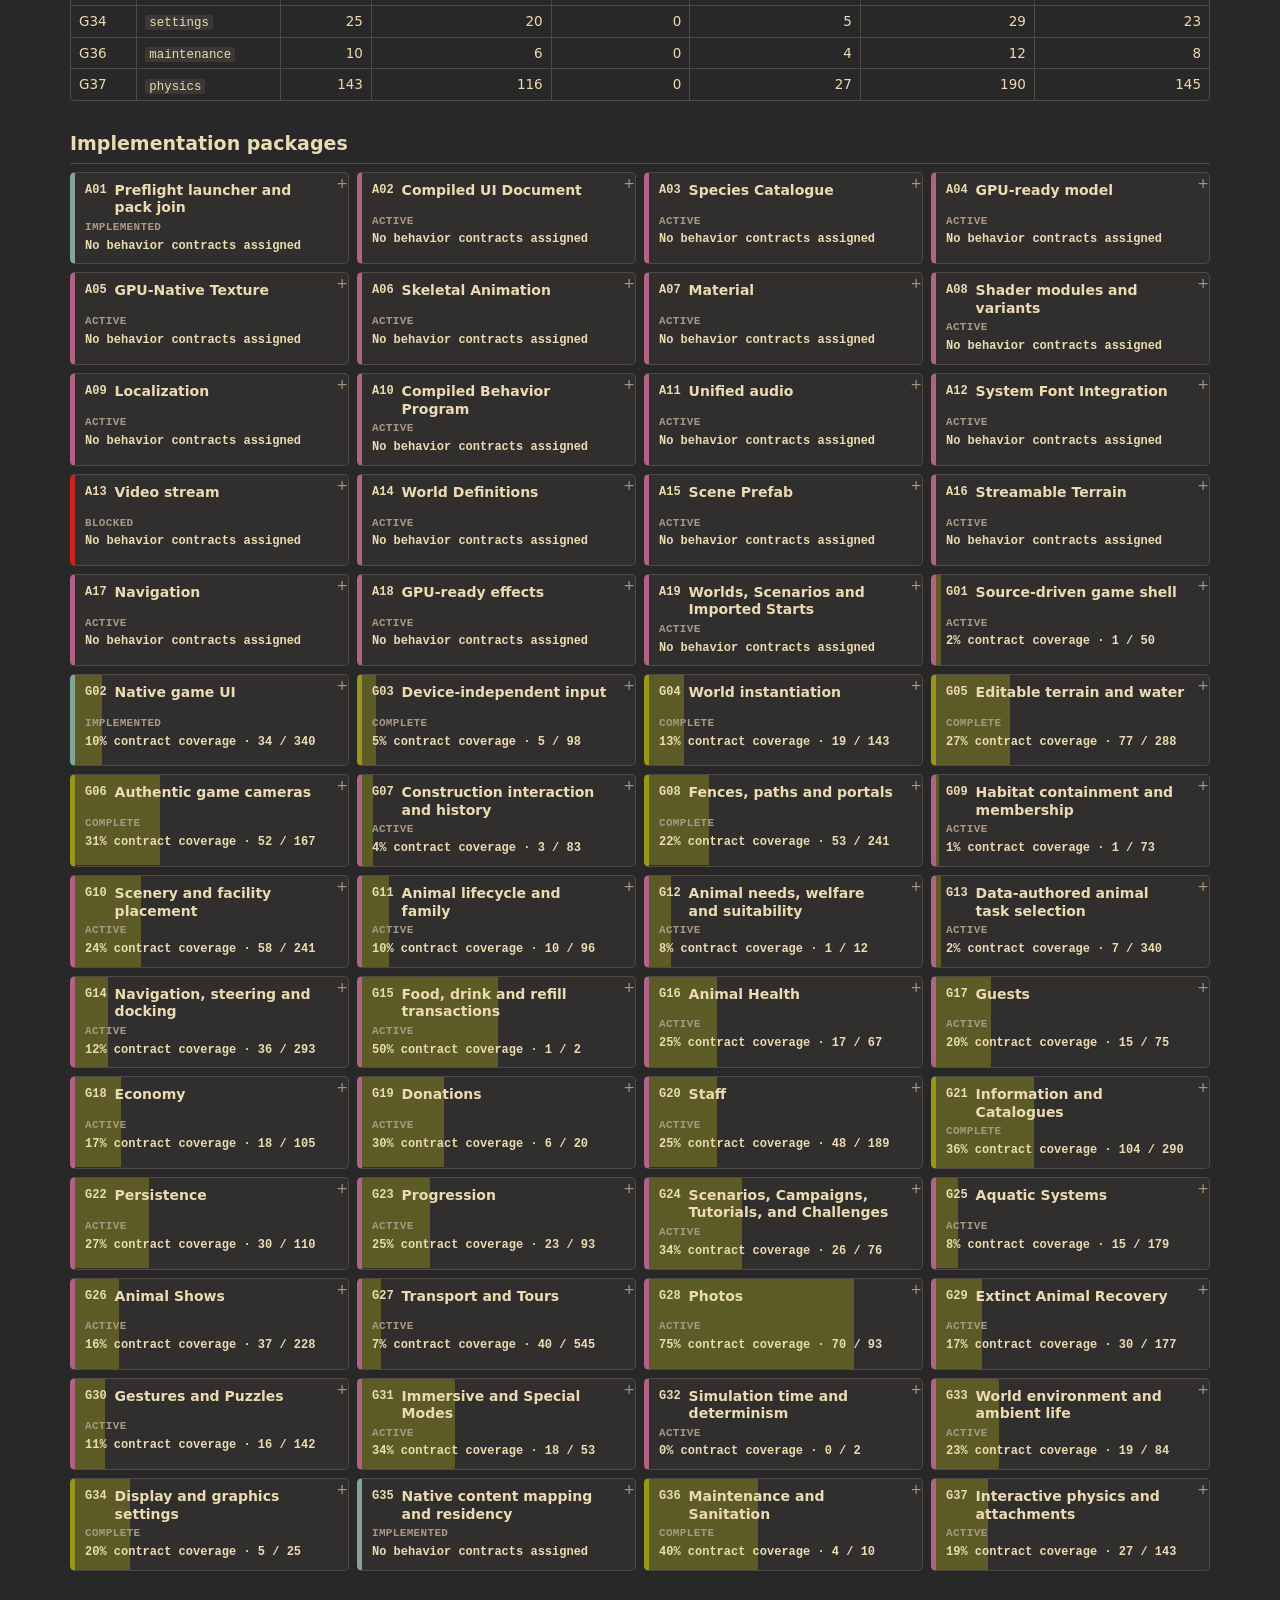
<file: behavior-coverage.html>
<!doctype html>
<html lang="en"><meta charset="utf-8"><meta name="viewport" content="width=device-width, initial-scale=1">
<title>OpenZT2 - Behavioral Coverage</title>
<meta name="openzt2-site-version" content="6184a2fc31413f85">

<meta name="description" content="This OpenZT2 report has moved into the canonical Functional Specification.">
<meta http-equiv="refresh" content="0; url=functional-specification.html#behavioral-coverage">
<link rel="canonical" href="https://openzt2.over-yonder.tech/functional-specification#behavioral-coverage">
<script>location.replace("functional-specification.html"+(location.hash||"#behavioral-coverage"))</script>
<p>This material now forms part of the <a href="functional-specification.html#behavioral-coverage">Functional Specification</a>.</p>
<script id="openzt2-live-reload">
(()=>{
 const current="6184a2fc31413f85";
 const endpoint="site-version.json";
 const interval=60000;
 let paused=false,timer=0,ticker=0,nextAt=Date.now()+interval,button=null;
 const update=()=>{
  if(!button)return;
  if(paused){
   button.classList.add("paused");
   button.style.setProperty("--reload-progress","0");
   button.title="Automatic refresh paused. Click to unpause.";
   button.setAttribute("aria-label",button.title);
   button.textContent="⏸";
   return;
  }
  const remaining=Math.max(0,Math.ceil((nextAt-Date.now())/1000));
  const progress=Math.min(100,Math.max(0,100-(remaining*100)/(interval/1000)));
  button.classList.remove("paused");
  button.style.setProperty("--reload-progress",progress.toFixed(1));
  button.title=`Next automatic refresh in ${remaining}s. Click to pause.`;
  button.setAttribute("aria-label",button.title);
  button.textContent="↻";
 };
 const schedule=()=>{
  if(paused)return;
  nextAt=Date.now()+interval;
  clearTimeout(timer);
  timer=setTimeout(check,interval);
  update();
 };
 const check=async()=>{
  if(paused)return;
  try{
   const response=await fetch(endpoint+"?t="+Date.now(),{cache:"no-store"});
   if(!response.ok){schedule();return;}
   const latest=(await response.json()).version;
   if(latest&&latest!==current){location.reload();return;}
  }catch(_){
  }
  schedule();
 };
 const toggle=()=>{
  paused=!paused;
  if(paused){
   clearTimeout(timer);
  }else{
   schedule();
  }
  update();
 };
 const mount=()=>{
  const nav=document.querySelector(".tabs");
  if(!nav)return;
  button=document.createElement("button");
  button.type="button";
  button.className="reload-toggle";
  button.onclick=toggle;
  const theme=document.querySelector(".theme-toggle");
  if(theme)theme.after(button);else nav.append(button);
  ticker=setInterval(update,1000);
  schedule();
 };
 if(document.readyState==="loading")document.addEventListener("DOMContentLoaded",mount);else mount();
})();
</script>
</html>
</file>
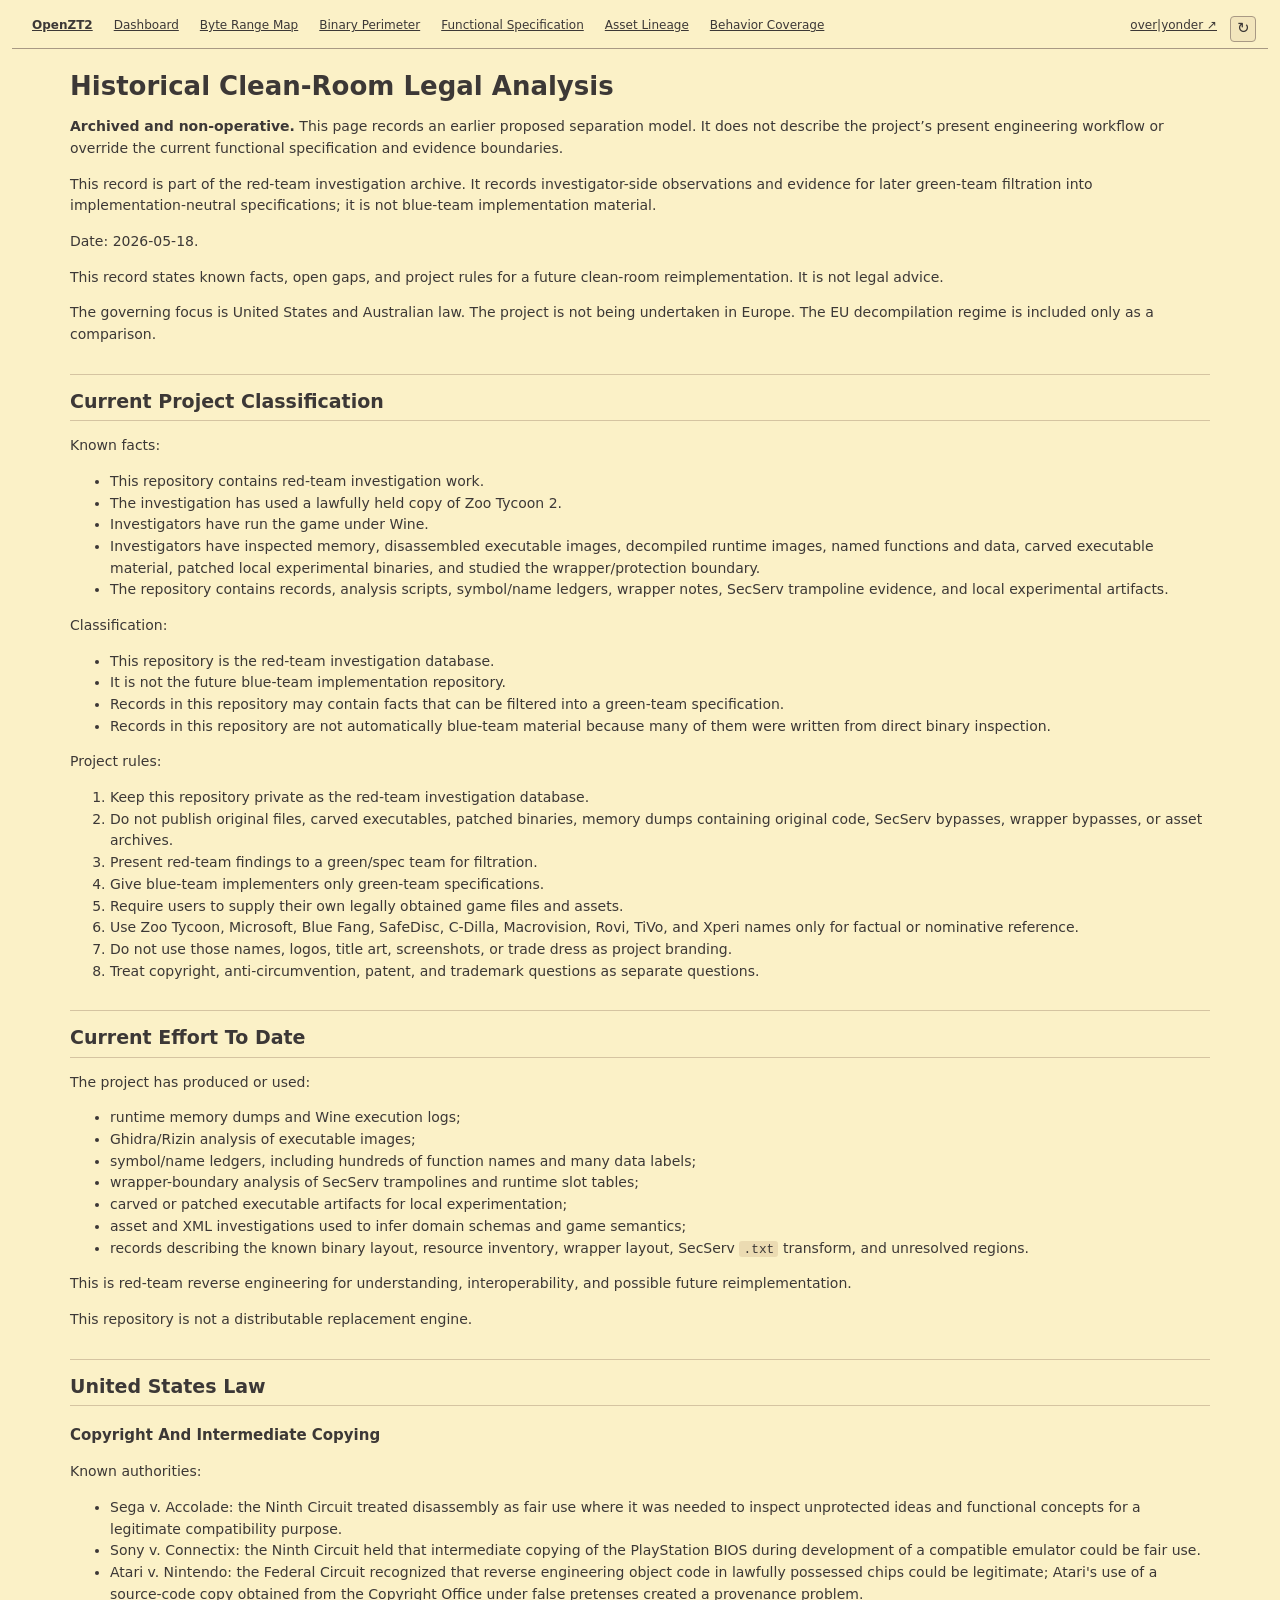
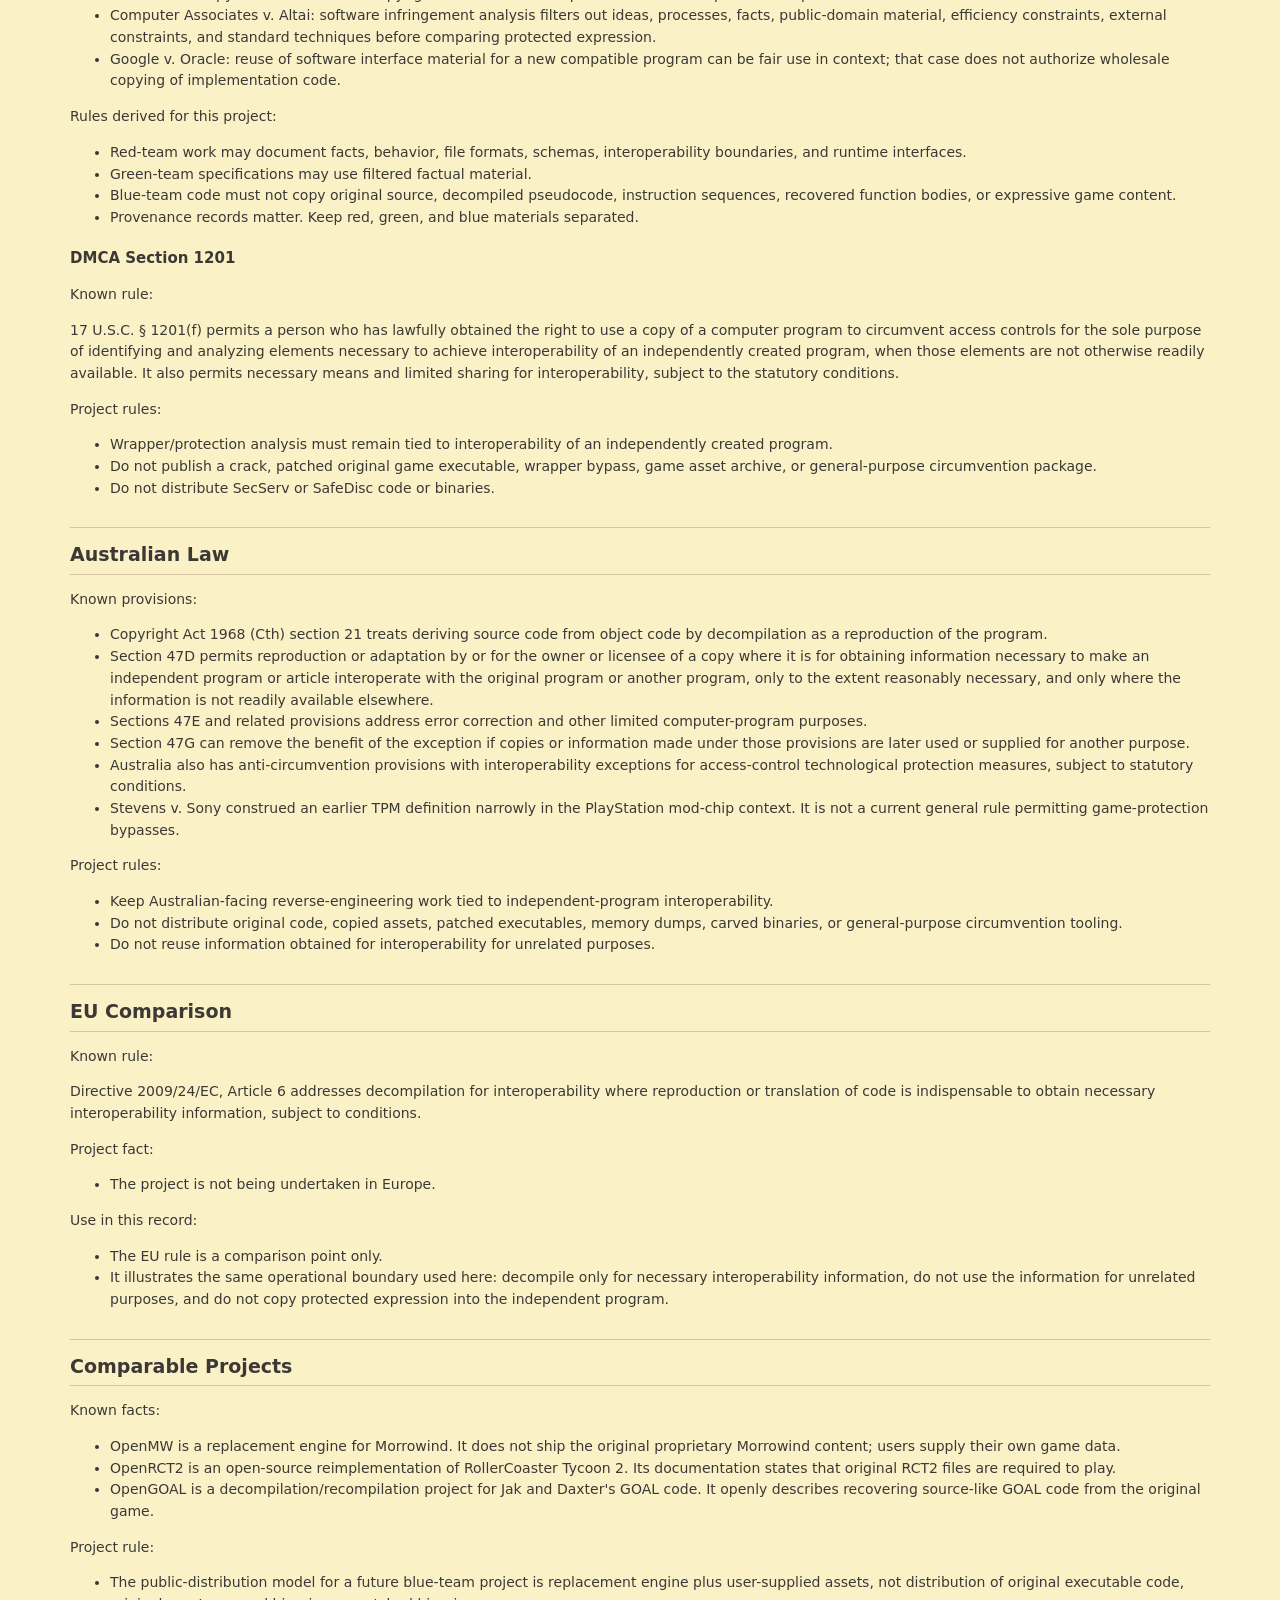
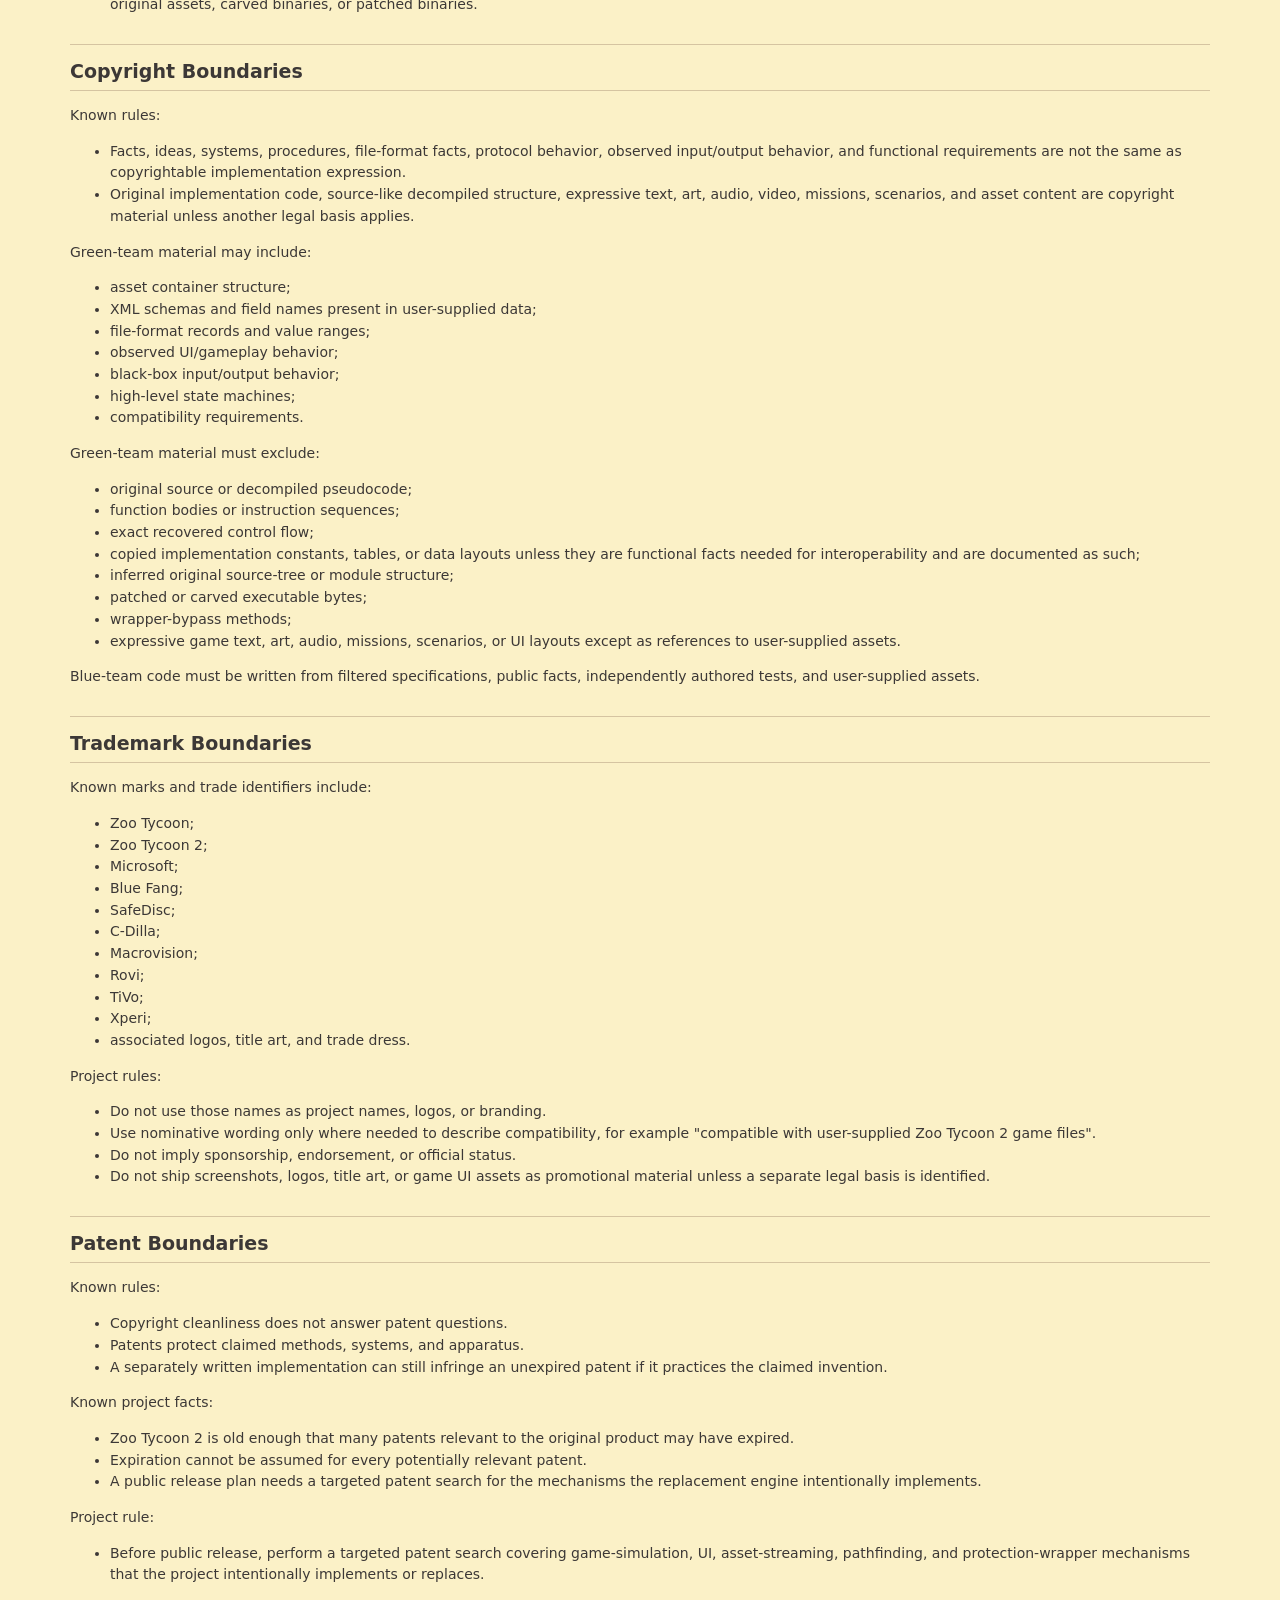
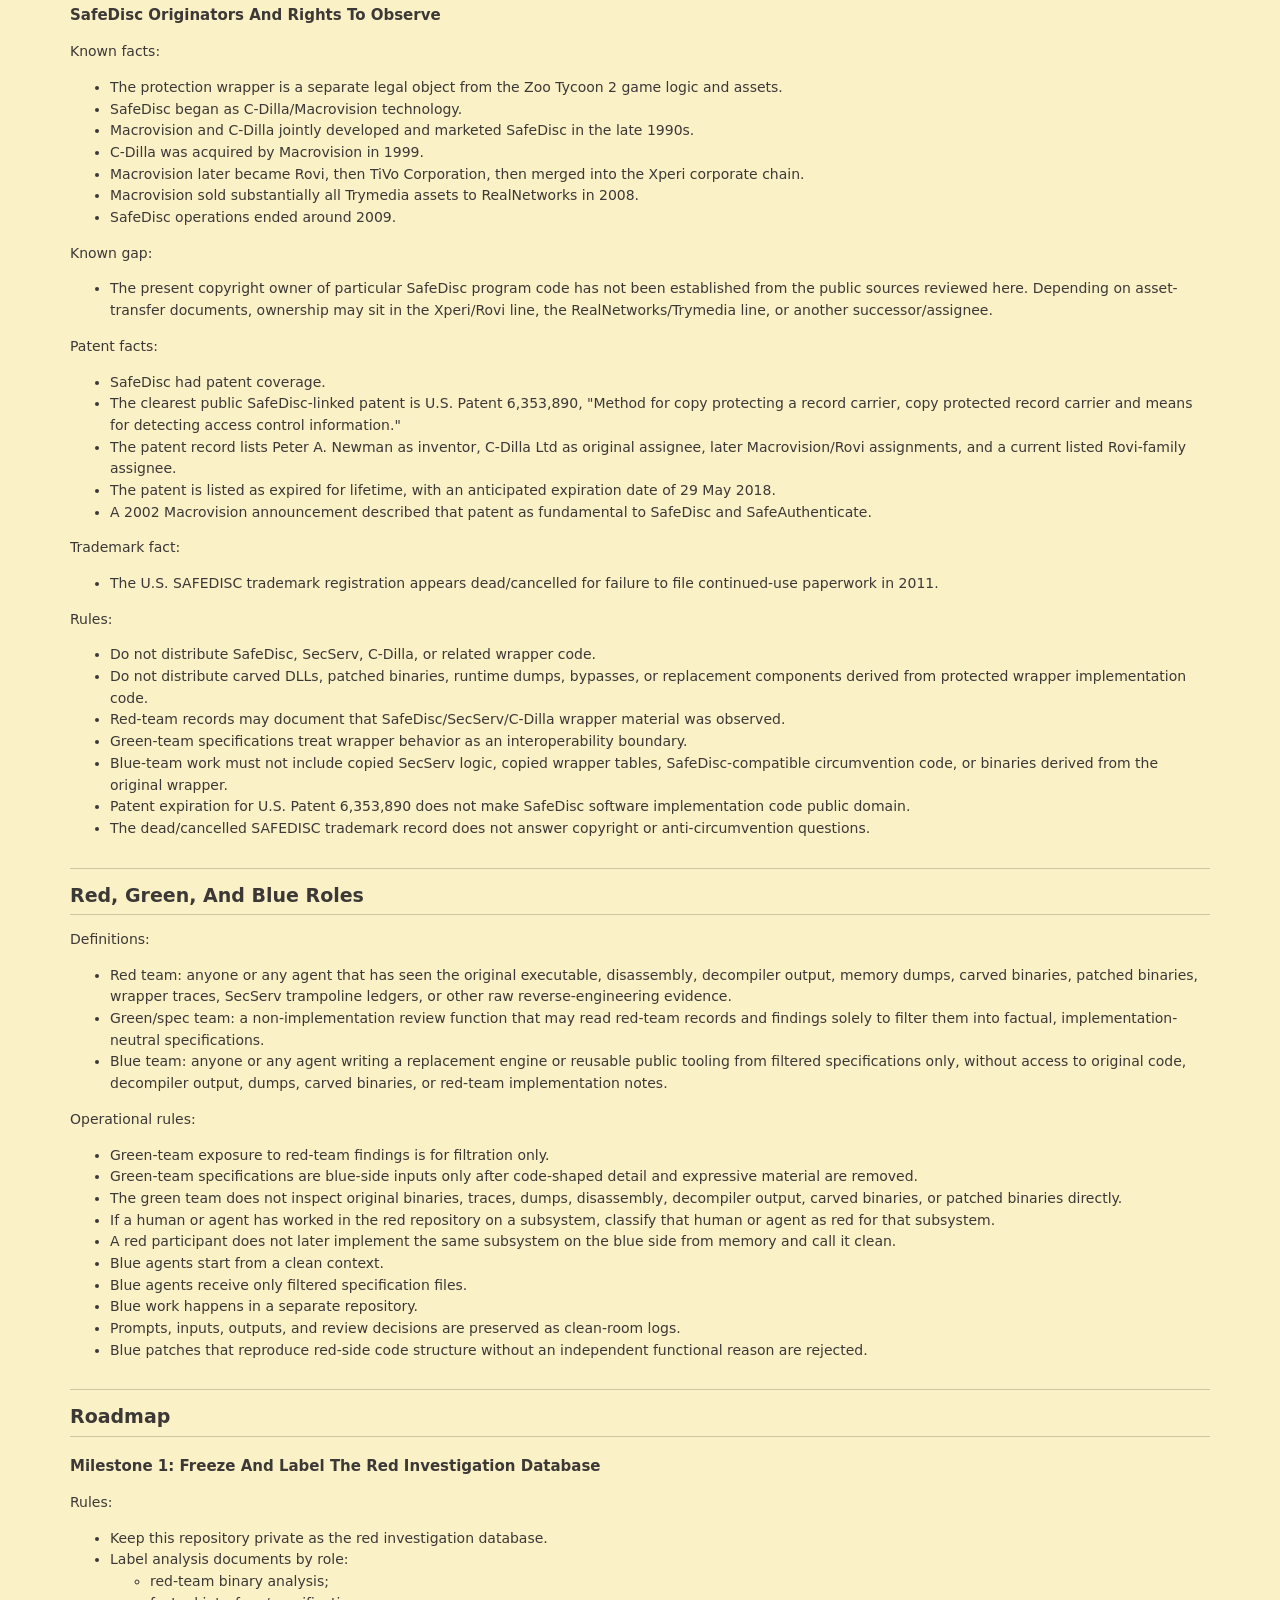
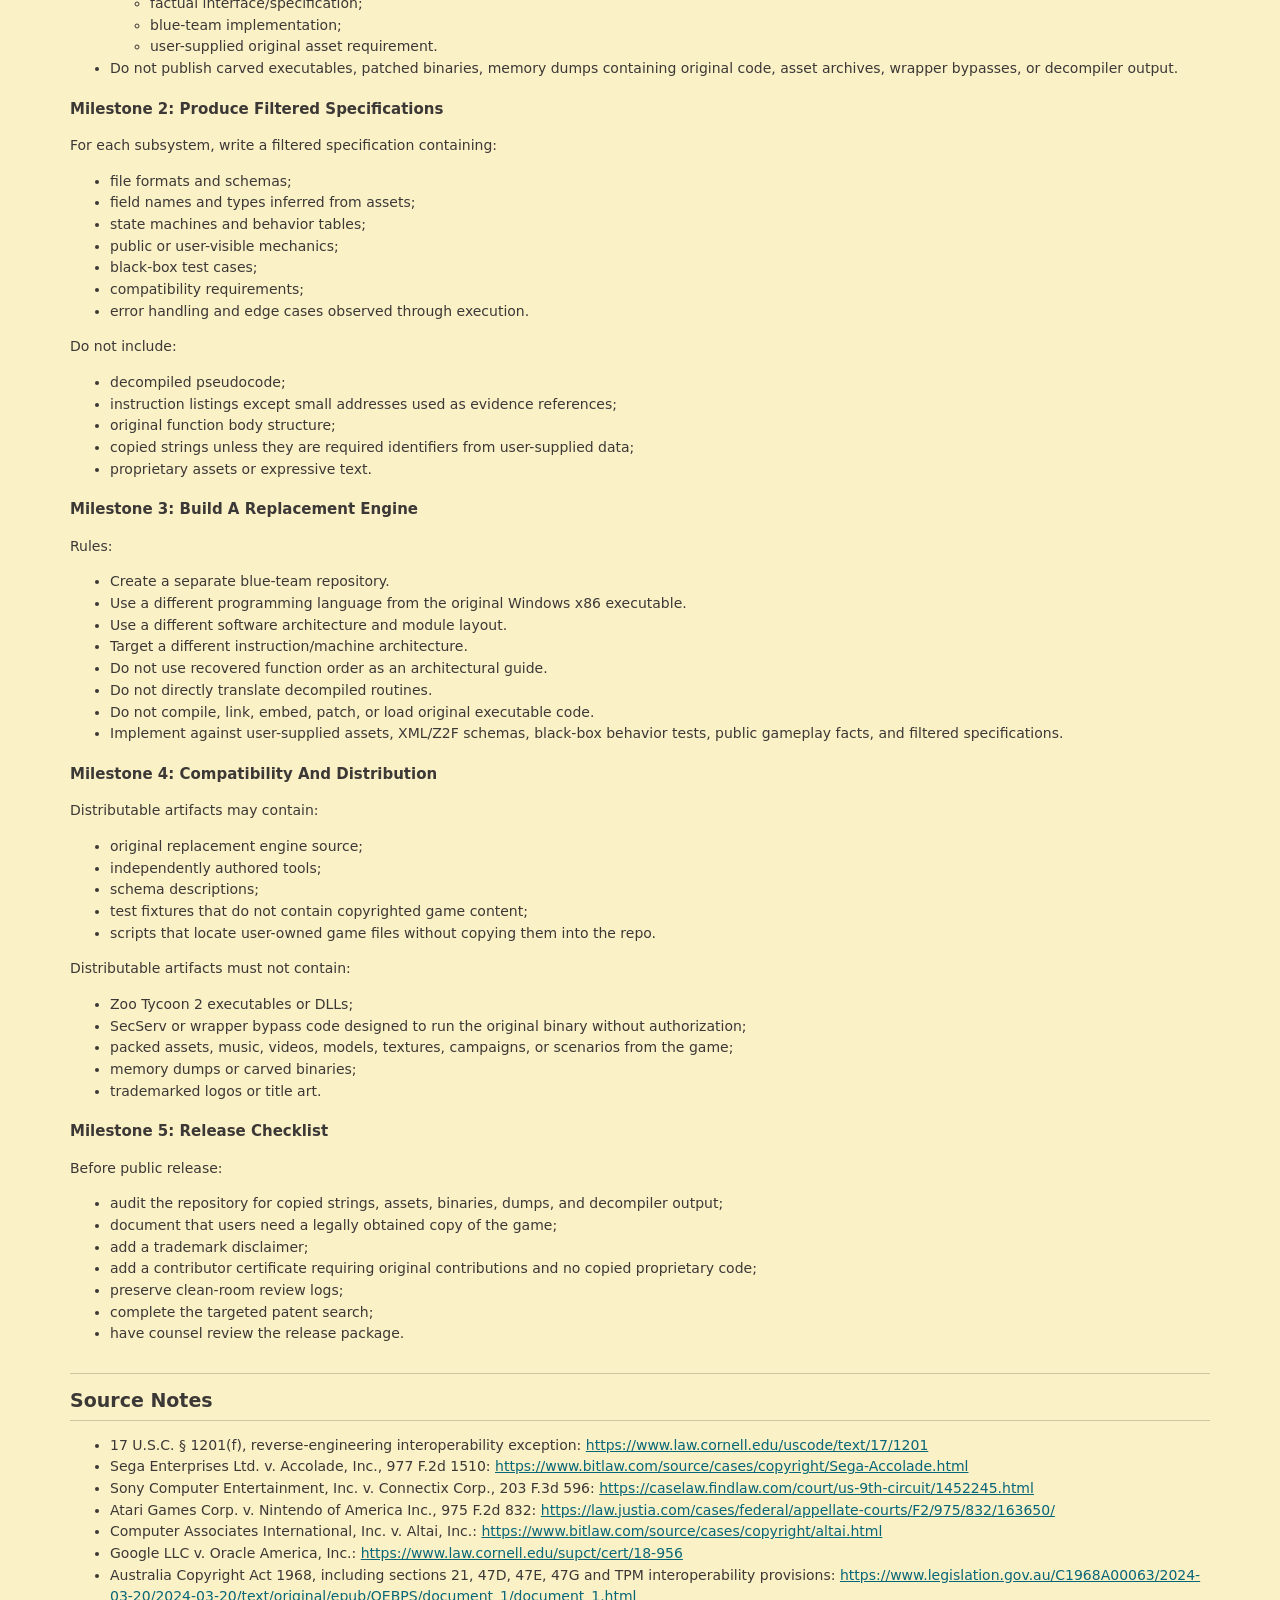
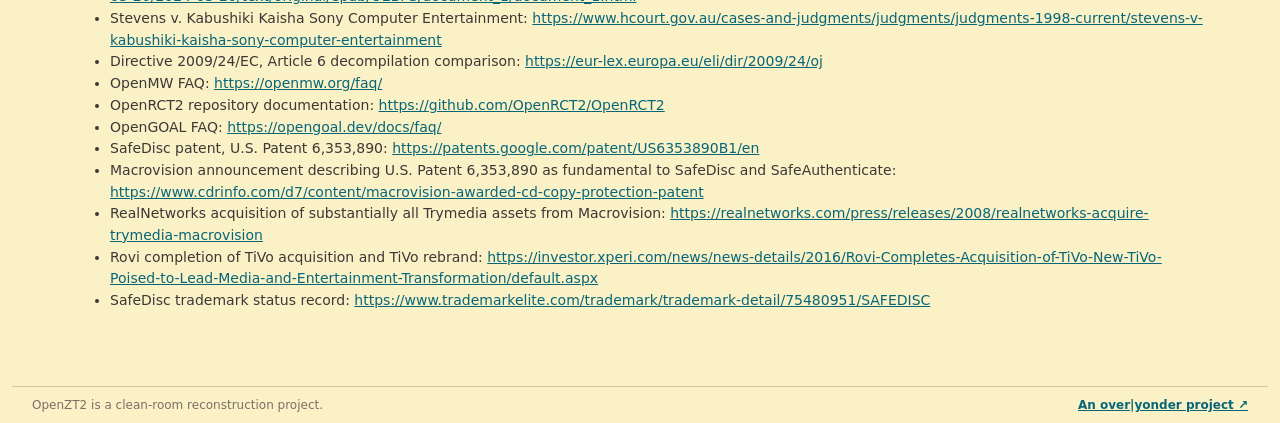
<file: clean-room-legal-roadmap.html>
<!doctype html><html lang="en"><meta charset="utf-8"><meta name="viewport" content="width=device-width, initial-scale=1"><title>OpenZT2 — Historical Clean-Room Legal Analysis</title>
<meta name="openzt2-site-version" content="6184a2fc31413f85">
<meta name="robots" content="noindex, nofollow"><link rel="canonical" href="https://openzt2.over-yonder.tech/clean-room-legal-roadmap">
<meta name="description" content="Historical legal and clean-room analysis retained as a non-operative record of an earlier OpenZT2 separation model.">
<meta property="og:title" content="OpenZT2 — Historical Clean-Room Legal Analysis">
<meta property="og:description" content="Historical legal and clean-room analysis retained as a non-operative record of an earlier OpenZT2 separation model.">
<meta property="og:url" content="https://openzt2.over-yonder.tech/clean-room-legal-roadmap">
<meta property="og:type" content="article">
<meta property="og:image" content="https://openzt2.over-yonder.tech/assets/social-card.png">
<meta name="twitter:card" content="summary_large_image">
<link rel="icon" href="assets/favicon.svg" type="image/svg+xml"><style>
:root{--fg:CanvasText;--muted:GrayText;--line:ButtonBorder}*{box-sizing:border-box}body{margin:0;padding:10px 12px;font:12px/1.45 system-ui,sans-serif;color:var(--fg);background:Canvas}h1{font-size:18px;margin:0 0 10px}h2{font-size:15px;border-top:1px solid var(--line);padding-top:12px;margin-top:18px}h3{font-size:13px}table{border-collapse:collapse;width:100%;margin:10px 0}th,td{border:1px solid var(--line);padding:4px 5px;vertical-align:top}th{text-align:left}pre{border:1px solid var(--line);padding:8px;overflow:auto}code{font-family:ui-monospace,SFMono-Regular,Menlo,Consolas,monospace}blockquote{border-left:3px solid var(--line);margin-left:0;padding-left:10px;color:var(--muted)}
/* shared-gruvbox-theme */
:root{color-scheme:light;--fg:#3c3836;--muted:#7c6f64;--line:#d5c4a1;--panel:#fbf1c7;--soft:#ebdbb2;--link:#076678;--ok:#79740e;--warn:#b57614;--bad:#9d0006;--unk:#8f3f71;--control:#f2e5bc;--control-border:#a89984;--active:#ebdbb2;--code-kw:#9d0006;--code-ty:#076678;--code-st:#79740e;--code-cm:#7c6f64;--code-at:#8f3f71}
:root[data-theme="dark"]{color-scheme:dark;--fg:#ebdbb2;--muted:#a89984;--line:#504945;--panel:#282828;--soft:#3c3836;--link:#83a598;--ok:#b8bb26;--warn:#fabd2f;--bad:#fb4934;--unk:#d3869b;--control:#3c3836;--control-border:#665c54;--active:#504945;--code-kw:#fb4934;--code-ty:#83a598;--code-st:#b8bb26;--code-cm:#928374;--code-at:#d3869b}
html,body{background:var(--panel);color:var(--fg);overscroll-behavior:none}
main,article,section,aside{color:var(--fg)}
a{color:var(--link)}
.tabs a{color:var(--fg)!important;background:var(--panel)!important;border-color:var(--control-border)!important}
.tabs a.active{background:var(--active)!important}
.theme-toggle{position:static;z-index:20;width:24px;height:24px;display:flex;align-items:center;justify-content:center;justify-self:center;align-self:center;background:var(--control)!important;color:var(--fg)!important;border:1px solid var(--control-border)!important;border-radius:4px;padding:0;font:15px/1 system-ui,sans-serif;cursor:pointer}
button,input,select,textarea,.jump input{background:var(--control)!important;color:var(--fg)!important;border-color:var(--control-border)!important}
button:disabled{color:var(--muted)!important;background:var(--soft)!important}
table{border-color:var(--line)}
th,td{border-color:var(--line)}
th{background:var(--soft);color:var(--fg)}
td{background:var(--panel);color:var(--fg)}
pre,code{color:var(--fg)}
pre,details,.box,.toc,.table-wrap,.repo-switch{background:var(--panel)!important;border-color:var(--line)!important}
.repo-switch button[aria-selected="true"]{background:var(--active)!important;border-color:var(--control-border)!important}
.meta,.muted,.filters label,.filter-count,.top-legend{color:var(--muted)!important}
.title,.axis,.legend-title{color:var(--fg)!important}
.bar,.bytebar{background:var(--panel);border-color:var(--control-border)}
.info-table th,.def-table th,#recovery-table th{background:var(--soft);color:var(--fg)}
#recovery-table td{background:var(--panel);color:var(--fg)}
.status-functioning{color:var(--ok)}.status-removed,.status-failed{color:var(--bad)}.status-untested{color:var(--warn)}.status-blocked{color:var(--warn)}
.kw{color:var(--code-kw)}.ty{color:var(--code-ty)}.st{color:var(--code-st)}.cm{color:var(--code-cm)}.at{color:var(--code-at)}
.legal-frame{background:var(--panel);border-color:var(--line)}
@media(max-width:980px){.theme-toggle{margin:0;display:flex}}
/* end-shared-gruvbox-theme */
</style><link rel="stylesheet" href="site-shell.css?v=2"><script>if(self!==top)document.documentElement.classList.add("embedded")</script><!-- Cloudflare Web Analytics -->
<script defer src="https://static.cloudflareinsights.com/beacon.min.js" data-cf-beacon="{&quot;token&quot;:&quot;7462f5834b4745449f0f5e46d98a53ab&quot;}"></script>
<!-- End Cloudflare Web Analytics -->
<body><nav class="tabs" aria-label="OpenZT2"><a class="site-brand" href="/">OpenZT2</a><a href="/">Dashboard</a><a href="zt-disk-map">Byte Range Map</a><a href="perimeter">Binary Perimeter</a><a href="functional-specification">Functional Specification</a><a href="asset-lineage">Asset Lineage</a><a href="behavior-coverage">Behavior Coverage</a><a class="site-company" href="https://over-yonder.tech/">over|yonder ↗</a></nav><main><h1 id="clean-room-legal-roadmap">Historical Clean-Room Legal Analysis</h1>
<p><strong>Archived and non-operative.</strong> This page records an earlier proposed separation model. It does not describe the project’s present engineering workflow or override the current functional specification and evidence boundaries.</p>
<p>This record is part of the red-team investigation archive. It records
investigator-side observations and evidence for later green-team
filtration into implementation-neutral specifications; it is not
blue-team implementation material.</p>
<p>Date: 2026-05-18.</p>
<p>This record states known facts, open gaps, and project rules for a
future clean-room reimplementation. It is not legal advice.</p>
<p>The governing focus is United States and Australian law. The project
is not being undertaken in Europe. The EU decompilation regime is
included only as a comparison.</p>
<h2 id="current-project-classification">Current Project
Classification</h2>
<p>Known facts:</p>
<ul>
<li>This repository contains red-team investigation work.</li>
<li>The investigation has used a lawfully held copy of Zoo Tycoon
2.</li>
<li>Investigators have run the game under Wine.</li>
<li>Investigators have inspected memory, disassembled executable images,
decompiled runtime images, named functions and data, carved executable
material, patched local experimental binaries, and studied the
wrapper/protection boundary.</li>
<li>The repository contains records, analysis scripts, symbol/name
ledgers, wrapper notes, SecServ trampoline evidence, and local
experimental artifacts.</li>
</ul>
<p>Classification:</p>
<ul>
<li>This repository is the red-team investigation database.</li>
<li>It is not the future blue-team implementation repository.</li>
<li>Records in this repository may contain facts that can be filtered
into a green-team specification.</li>
<li>Records in this repository are not automatically blue-team material
because many of them were written from direct binary inspection.</li>
</ul>
<p>Project rules:</p>
<ol type="1">
<li>Keep this repository private as the red-team investigation
database.</li>
<li>Do not publish original files, carved executables, patched binaries,
memory dumps containing original code, SecServ bypasses, wrapper
bypasses, or asset archives.</li>
<li>Present red-team findings to a green/spec team for filtration.</li>
<li>Give blue-team implementers only green-team specifications.</li>
<li>Require users to supply their own legally obtained game files and
assets.</li>
<li>Use Zoo Tycoon, Microsoft, Blue Fang, SafeDisc, C-Dilla,
Macrovision, Rovi, TiVo, and Xperi names only for factual or nominative
reference.</li>
<li>Do not use those names, logos, title art, screenshots, or trade
dress as project branding.</li>
<li>Treat copyright, anti-circumvention, patent, and trademark questions
as separate questions.</li>
</ol>
<h2 id="current-effort-to-date">Current Effort To Date</h2>
<p>The project has produced or used:</p>
<ul>
<li>runtime memory dumps and Wine execution logs;</li>
<li>Ghidra/Rizin analysis of executable images;</li>
<li>symbol/name ledgers, including hundreds of function names and many
data labels;</li>
<li>wrapper-boundary analysis of SecServ trampolines and runtime slot
tables;</li>
<li>carved or patched executable artifacts for local
experimentation;</li>
<li>asset and XML investigations used to infer domain schemas and game
semantics;</li>
<li>records describing the known binary layout, resource inventory,
wrapper layout, SecServ <code>.txt</code> transform, and unresolved
regions.</li>
</ul>
<p>This is red-team reverse engineering for understanding,
interoperability, and possible future reimplementation.</p>
<p>This repository is not a distributable replacement engine.</p>
<h2 id="united-states-law">United States Law</h2>
<h3 id="copyright-and-intermediate-copying">Copyright And Intermediate
Copying</h3>
<p>Known authorities:</p>
<ul>
<li>Sega v. Accolade: the Ninth Circuit treated disassembly as fair use
where it was needed to inspect unprotected ideas and functional concepts
for a legitimate compatibility purpose.</li>
<li>Sony v. Connectix: the Ninth Circuit held that intermediate copying
of the PlayStation BIOS during development of a compatible emulator
could be fair use.</li>
<li>Atari v. Nintendo: the Federal Circuit recognized that reverse
engineering object code in lawfully possessed chips could be legitimate;
Atari's use of a source-code copy obtained from the Copyright Office
under false pretenses created a provenance problem.</li>
<li>Computer Associates v. Altai: software infringement analysis filters
out ideas, processes, facts, public-domain material, efficiency
constraints, external constraints, and standard techniques before
comparing protected expression.</li>
<li>Google v. Oracle: reuse of software interface material for a new
compatible program can be fair use in context; that case does not
authorize wholesale copying of implementation code.</li>
</ul>
<p>Rules derived for this project:</p>
<ul>
<li>Red-team work may document facts, behavior, file formats, schemas,
interoperability boundaries, and runtime interfaces.</li>
<li>Green-team specifications may use filtered factual material.</li>
<li>Blue-team code must not copy original source, decompiled pseudocode,
instruction sequences, recovered function bodies, or expressive game
content.</li>
<li>Provenance records matter. Keep red, green, and blue materials
separated.</li>
</ul>
<h3 id="dmca-section-1201">DMCA Section 1201</h3>
<p>Known rule:</p>
<p>17 U.S.C. § 1201(f) permits a person who has lawfully obtained the
right to use a copy of a computer program to circumvent access controls
for the sole purpose of identifying and analyzing elements necessary to
achieve interoperability of an independently created program, when those
elements are not otherwise readily available. It also permits necessary
means and limited sharing for interoperability, subject to the statutory
conditions.</p>
<p>Project rules:</p>
<ul>
<li>Wrapper/protection analysis must remain tied to interoperability of
an independently created program.</li>
<li>Do not publish a crack, patched original game executable, wrapper
bypass, game asset archive, or general-purpose circumvention
package.</li>
<li>Do not distribute SecServ or SafeDisc code or binaries.</li>
</ul>
<h2 id="australian-law">Australian Law</h2>
<p>Known provisions:</p>
<ul>
<li>Copyright Act 1968 (Cth) section 21 treats deriving source code from
object code by decompilation as a reproduction of the program.</li>
<li>Section 47D permits reproduction or adaptation by or for the owner
or licensee of a copy where it is for obtaining information necessary to
make an independent program or article interoperate with the original
program or another program, only to the extent reasonably necessary, and
only where the information is not readily available elsewhere.</li>
<li>Sections 47E and related provisions address error correction and
other limited computer-program purposes.</li>
<li>Section 47G can remove the benefit of the exception if copies or
information made under those provisions are later used or supplied for
another purpose.</li>
<li>Australia also has anti-circumvention provisions with
interoperability exceptions for access-control technological protection
measures, subject to statutory conditions.</li>
<li>Stevens v. Sony construed an earlier TPM definition narrowly in the
PlayStation mod-chip context. It is not a current general rule
permitting game-protection bypasses.</li>
</ul>
<p>Project rules:</p>
<ul>
<li>Keep Australian-facing reverse-engineering work tied to
independent-program interoperability.</li>
<li>Do not distribute original code, copied assets, patched executables,
memory dumps, carved binaries, or general-purpose circumvention
tooling.</li>
<li>Do not reuse information obtained for interoperability for unrelated
purposes.</li>
</ul>
<h2 id="eu-comparison">EU Comparison</h2>
<p>Known rule:</p>
<p>Directive 2009/24/EC, Article 6 addresses decompilation for
interoperability where reproduction or translation of code is
indispensable to obtain necessary interoperability information, subject
to conditions.</p>
<p>Project fact:</p>
<ul>
<li>The project is not being undertaken in Europe.</li>
</ul>
<p>Use in this record:</p>
<ul>
<li>The EU rule is a comparison point only.</li>
<li>It illustrates the same operational boundary used here: decompile
only for necessary interoperability information, do not use the
information for unrelated purposes, and do not copy protected expression
into the independent program.</li>
</ul>
<h2 id="comparable-projects">Comparable Projects</h2>
<p>Known facts:</p>
<ul>
<li>OpenMW is a replacement engine for Morrowind. It does not ship the
original proprietary Morrowind content; users supply their own game
data.</li>
<li>OpenRCT2 is an open-source reimplementation of RollerCoaster Tycoon
2. Its documentation states that original RCT2 files are required to
play.</li>
<li>OpenGOAL is a decompilation/recompilation project for Jak and
Daxter's GOAL code. It openly describes recovering source-like GOAL code
from the original game.</li>
</ul>
<p>Project rule:</p>
<ul>
<li>The public-distribution model for a future blue-team project is
replacement engine plus user-supplied assets, not distribution of
original executable code, original assets, carved binaries, or patched
binaries.</li>
</ul>
<h2 id="copyright-boundaries">Copyright Boundaries</h2>
<p>Known rules:</p>
<ul>
<li>Facts, ideas, systems, procedures, file-format facts, protocol
behavior, observed input/output behavior, and functional requirements
are not the same as copyrightable implementation expression.</li>
<li>Original implementation code, source-like decompiled structure,
expressive text, art, audio, video, missions, scenarios, and asset
content are copyright material unless another legal basis applies.</li>
</ul>
<p>Green-team material may include:</p>
<ul>
<li>asset container structure;</li>
<li>XML schemas and field names present in user-supplied data;</li>
<li>file-format records and value ranges;</li>
<li>observed UI/gameplay behavior;</li>
<li>black-box input/output behavior;</li>
<li>high-level state machines;</li>
<li>compatibility requirements.</li>
</ul>
<p>Green-team material must exclude:</p>
<ul>
<li>original source or decompiled pseudocode;</li>
<li>function bodies or instruction sequences;</li>
<li>exact recovered control flow;</li>
<li>copied implementation constants, tables, or data layouts unless they
are functional facts needed for interoperability and are documented as
such;</li>
<li>inferred original source-tree or module structure;</li>
<li>patched or carved executable bytes;</li>
<li>wrapper-bypass methods;</li>
<li>expressive game text, art, audio, missions, scenarios, or UI layouts
except as references to user-supplied assets.</li>
</ul>
<p>Blue-team code must be written from filtered specifications, public
facts, independently authored tests, and user-supplied assets.</p>
<h2 id="trademark-boundaries">Trademark Boundaries</h2>
<p>Known marks and trade identifiers include:</p>
<ul>
<li>Zoo Tycoon;</li>
<li>Zoo Tycoon 2;</li>
<li>Microsoft;</li>
<li>Blue Fang;</li>
<li>SafeDisc;</li>
<li>C-Dilla;</li>
<li>Macrovision;</li>
<li>Rovi;</li>
<li>TiVo;</li>
<li>Xperi;</li>
<li>associated logos, title art, and trade dress.</li>
</ul>
<p>Project rules:</p>
<ul>
<li>Do not use those names as project names, logos, or branding.</li>
<li>Use nominative wording only where needed to describe compatibility,
for example "compatible with user-supplied Zoo Tycoon 2 game
files".</li>
<li>Do not imply sponsorship, endorsement, or official status.</li>
<li>Do not ship screenshots, logos, title art, or game UI assets as
promotional material unless a separate legal basis is identified.</li>
</ul>
<h2 id="patent-boundaries">Patent Boundaries</h2>
<p>Known rules:</p>
<ul>
<li>Copyright cleanliness does not answer patent questions.</li>
<li>Patents protect claimed methods, systems, and apparatus.</li>
<li>A separately written implementation can still infringe an unexpired
patent if it practices the claimed invention.</li>
</ul>
<p>Known project facts:</p>
<ul>
<li>Zoo Tycoon 2 is old enough that many patents relevant to the
original product may have expired.</li>
<li>Expiration cannot be assumed for every potentially relevant
patent.</li>
<li>A public release plan needs a targeted patent search for the
mechanisms the replacement engine intentionally implements.</li>
</ul>
<p>Project rule:</p>
<ul>
<li>Before public release, perform a targeted patent search covering
game-simulation, UI, asset-streaming, pathfinding, and
protection-wrapper mechanisms that the project intentionally implements
or replaces.</li>
</ul>
<h3 id="safedisc-originators-and-rights-to-observe">SafeDisc Originators
And Rights To Observe</h3>
<p>Known facts:</p>
<ul>
<li>The protection wrapper is a separate legal object from the Zoo
Tycoon 2 game logic and assets.</li>
<li>SafeDisc began as C-Dilla/Macrovision technology.</li>
<li>Macrovision and C-Dilla jointly developed and marketed SafeDisc in
the late 1990s.</li>
<li>C-Dilla was acquired by Macrovision in 1999.</li>
<li>Macrovision later became Rovi, then TiVo Corporation, then merged
into the Xperi corporate chain.</li>
<li>Macrovision sold substantially all Trymedia assets to RealNetworks
in 2008.</li>
<li>SafeDisc operations ended around 2009.</li>
</ul>
<p>Known gap:</p>
<ul>
<li>The present copyright owner of particular SafeDisc program code has
not been established from the public sources reviewed here. Depending on
asset-transfer documents, ownership may sit in the Xperi/Rovi line, the
RealNetworks/Trymedia line, or another successor/assignee.</li>
</ul>
<p>Patent facts:</p>
<ul>
<li>SafeDisc had patent coverage.</li>
<li>The clearest public SafeDisc-linked patent is U.S. Patent 6,353,890,
"Method for copy protecting a record carrier, copy protected record
carrier and means for detecting access control information."</li>
<li>The patent record lists Peter A. Newman as inventor, C-Dilla Ltd as
original assignee, later Macrovision/Rovi assignments, and a current
listed Rovi-family assignee.</li>
<li>The patent is listed as expired for lifetime, with an anticipated
expiration date of 29 May 2018.</li>
<li>A 2002 Macrovision announcement described that patent as fundamental
to SafeDisc and SafeAuthenticate.</li>
</ul>
<p>Trademark fact:</p>
<ul>
<li>The U.S. SAFEDISC trademark registration appears dead/cancelled for
failure to file continued-use paperwork in 2011.</li>
</ul>
<p>Rules:</p>
<ul>
<li>Do not distribute SafeDisc, SecServ, C-Dilla, or related wrapper
code.</li>
<li>Do not distribute carved DLLs, patched binaries, runtime dumps,
bypasses, or replacement components derived from protected wrapper
implementation code.</li>
<li>Red-team records may document that SafeDisc/SecServ/C-Dilla wrapper
material was observed.</li>
<li>Green-team specifications treat wrapper behavior as an
interoperability boundary.</li>
<li>Blue-team work must not include copied SecServ logic, copied wrapper
tables, SafeDisc-compatible circumvention code, or binaries derived from
the original wrapper.</li>
<li>Patent expiration for U.S. Patent 6,353,890 does not make SafeDisc
software implementation code public domain.</li>
<li>The dead/cancelled SAFEDISC trademark record does not answer
copyright or anti-circumvention questions.</li>
</ul>
<h2 id="red-green-and-blue-roles">Red, Green, And Blue Roles</h2>
<p>Definitions:</p>
<ul>
<li>Red team: anyone or any agent that has seen the original executable,
disassembly, decompiler output, memory dumps, carved binaries, patched
binaries, wrapper traces, SecServ trampoline ledgers, or other raw
reverse-engineering evidence.</li>
<li>Green/spec team: a non-implementation review function that may read
red-team records and findings solely to filter them into factual,
implementation-neutral specifications.</li>
<li>Blue team: anyone or any agent writing a replacement engine or
reusable public tooling from filtered specifications only, without
access to original code, decompiler output, dumps, carved binaries, or
red-team implementation notes.</li>
</ul>
<p>Operational rules:</p>
<ul>
<li>Green-team exposure to red-team findings is for filtration
only.</li>
<li>Green-team specifications are blue-side inputs only after
code-shaped detail and expressive material are removed.</li>
<li>The green team does not inspect original binaries, traces, dumps,
disassembly, decompiler output, carved binaries, or patched binaries
directly.</li>
<li>If a human or agent has worked in the red repository on a subsystem,
classify that human or agent as red for that subsystem.</li>
<li>A red participant does not later implement the same subsystem on the
blue side from memory and call it clean.</li>
<li>Blue agents start from a clean context.</li>
<li>Blue agents receive only filtered specification files.</li>
<li>Blue work happens in a separate repository.</li>
<li>Prompts, inputs, outputs, and review decisions are preserved as
clean-room logs.</li>
<li>Blue patches that reproduce red-side code structure without an
independent functional reason are rejected.</li>
</ul>
<h2 id="roadmap">Roadmap</h2>
<h3 id="milestone-1-freeze-and-label-the-red-investigation-database">Milestone
1: Freeze And Label The Red Investigation Database</h3>
<p>Rules:</p>
<ul>
<li>Keep this repository private as the red investigation database.</li>
<li>Label analysis documents by role:
<ul>
<li>red-team binary analysis;</li>
<li>factual interface/specification;</li>
<li>blue-team implementation;</li>
<li>user-supplied original asset requirement.</li>
</ul></li>
<li>Do not publish carved executables, patched binaries, memory dumps
containing original code, asset archives, wrapper bypasses, or
decompiler output.</li>
</ul>
<h3 id="milestone-2-produce-filtered-specifications">Milestone 2: Produce
Filtered Specifications</h3>
<p>For each subsystem, write a filtered specification containing:</p>
<ul>
<li>file formats and schemas;</li>
<li>field names and types inferred from assets;</li>
<li>state machines and behavior tables;</li>
<li>public or user-visible mechanics;</li>
<li>black-box test cases;</li>
<li>compatibility requirements;</li>
<li>error handling and edge cases observed through execution.</li>
</ul>
<p>Do not include:</p>
<ul>
<li>decompiled pseudocode;</li>
<li>instruction listings except small addresses used as evidence
references;</li>
<li>original function body structure;</li>
<li>copied strings unless they are required identifiers from
user-supplied data;</li>
<li>proprietary assets or expressive text.</li>
</ul>
<h3 id="milestone-3-build-a-replacement-engine">Milestone 3: Build A Replacement
Engine</h3>
<p>Rules:</p>
<ul>
<li>Create a separate blue-team repository.</li>
<li>Use a different programming language from the original Windows x86
executable.</li>
<li>Use a different software architecture and module layout.</li>
<li>Target a different instruction/machine architecture.</li>
<li>Do not use recovered function order as an architectural guide.</li>
<li>Do not directly translate decompiled routines.</li>
<li>Do not compile, link, embed, patch, or load original executable
code.</li>
<li>Implement against user-supplied assets, XML/Z2F schemas, black-box
behavior tests, public gameplay facts, and filtered specifications.</li>
</ul>
<h3 id="milestone-4-compatibility-and-distribution">Milestone 4: Compatibility
And Distribution</h3>
<p>Distributable artifacts may contain:</p>
<ul>
<li>original replacement engine source;</li>
<li>independently authored tools;</li>
<li>schema descriptions;</li>
<li>test fixtures that do not contain copyrighted game content;</li>
<li>scripts that locate user-owned game files without copying them into
the repo.</li>
</ul>
<p>Distributable artifacts must not contain:</p>
<ul>
<li>Zoo Tycoon 2 executables or DLLs;</li>
<li>SecServ or wrapper bypass code designed to run the original binary
without authorization;</li>
<li>packed assets, music, videos, models, textures, campaigns, or
scenarios from the game;</li>
<li>memory dumps or carved binaries;</li>
<li>trademarked logos or title art.</li>
</ul>
<h3 id="milestone-5-release-checklist">Milestone 5: Release Checklist</h3>
<p>Before public release:</p>
<ul>
<li>audit the repository for copied strings, assets, binaries, dumps,
and decompiler output;</li>
<li>document that users need a legally obtained copy of the game;</li>
<li>add a trademark disclaimer;</li>
<li>add a contributor certificate requiring original contributions and
no copied proprietary code;</li>
<li>preserve clean-room review logs;</li>
<li>complete the targeted patent search;</li>
<li>have counsel review the release package.</li>
</ul>
<h2 id="source-notes">Source Notes</h2>
<ul>
<li>17 U.S.C. § 1201(f), reverse-engineering interoperability exception:
<a
href="https://www.law.cornell.edu/uscode/text/17/1201">https://www.law.cornell.edu/uscode/text/17/1201</a></li>
<li>Sega Enterprises Ltd. v. Accolade, Inc., 977 F.2d 1510: <a
href="https://www.bitlaw.com/source/cases/copyright/Sega-Accolade.html">https://www.bitlaw.com/source/cases/copyright/Sega-Accolade.html</a></li>
<li>Sony Computer Entertainment, Inc. v. Connectix Corp., 203 F.3d 596:
<a
href="https://caselaw.findlaw.com/court/us-9th-circuit/1452245.html">https://caselaw.findlaw.com/court/us-9th-circuit/1452245.html</a></li>
<li>Atari Games Corp. v. Nintendo of America Inc., 975 F.2d 832: <a
href="https://law.justia.com/cases/federal/appellate-courts/F2/975/832/163650/">https://law.justia.com/cases/federal/appellate-courts/F2/975/832/163650/</a></li>
<li>Computer Associates International, Inc. v. Altai, Inc.: <a
href="https://www.bitlaw.com/source/cases/copyright/altai.html">https://www.bitlaw.com/source/cases/copyright/altai.html</a></li>
<li>Google LLC v. Oracle America, Inc.: <a
href="https://www.law.cornell.edu/supct/cert/18-956">https://www.law.cornell.edu/supct/cert/18-956</a></li>
<li>Australia Copyright Act 1968, including sections 21, 47D, 47E, 47G
and TPM interoperability provisions: <a
href="https://www.legislation.gov.au/C1968A00063/2024-03-20/2024-03-20/text/original/epub/OEBPS/document_1/document_1.html">https://www.legislation.gov.au/C1968A00063/2024-03-20/2024-03-20/text/original/epub/OEBPS/document_1/document_1.html</a></li>
<li>Stevens v. Kabushiki Kaisha Sony Computer Entertainment: <a
href="https://www.hcourt.gov.au/cases-and-judgments/judgments/judgments-1998-current/stevens-v-kabushiki-kaisha-sony-computer-entertainment">https://www.hcourt.gov.au/cases-and-judgments/judgments/judgments-1998-current/stevens-v-kabushiki-kaisha-sony-computer-entertainment</a></li>
<li>Directive 2009/24/EC, Article 6 decompilation comparison: <a
href="https://eur-lex.europa.eu/eli/dir/2009/24/oj">https://eur-lex.europa.eu/eli/dir/2009/24/oj</a></li>
<li>OpenMW FAQ: <a
href="https://openmw.org/faq/">https://openmw.org/faq/</a></li>
<li>OpenRCT2 repository documentation: <a
href="https://github.com/OpenRCT2/OpenRCT2">https://github.com/OpenRCT2/OpenRCT2</a></li>
<li>OpenGOAL FAQ: <a
href="https://opengoal.dev/docs/faq/">https://opengoal.dev/docs/faq/</a></li>
<li>SafeDisc patent, U.S. Patent 6,353,890: <a
href="https://patents.google.com/patent/US6353890B1/en">https://patents.google.com/patent/US6353890B1/en</a></li>
<li>Macrovision announcement describing U.S. Patent 6,353,890 as
fundamental to SafeDisc and SafeAuthenticate: <a
href="https://www.cdrinfo.com/d7/content/macrovision-awarded-cd-copy-protection-patent">https://www.cdrinfo.com/d7/content/macrovision-awarded-cd-copy-protection-patent</a></li>
<li>RealNetworks acquisition of substantially all Trymedia assets from
Macrovision: <a
href="https://realnetworks.com/press/releases/2008/realnetworks-acquire-trymedia-macrovision">https://realnetworks.com/press/releases/2008/realnetworks-acquire-trymedia-macrovision</a></li>
<li>Rovi completion of TiVo acquisition and TiVo rebrand: <a
href="https://investor.xperi.com/news/news-details/2016/Rovi-Completes-Acquisition-of-TiVo-New-TiVo-Poised-to-Lead-Media-and-Entertainment-Transformation/default.aspx">https://investor.xperi.com/news/news-details/2016/Rovi-Completes-Acquisition-of-TiVo-New-TiVo-Poised-to-Lead-Media-and-Entertainment-Transformation/default.aspx</a></li>
<li>SafeDisc trademark status record: <a
href="https://www.trademarkelite.com/trademark/trademark-detail/75480951/SAFEDISC">https://www.trademarkelite.com/trademark/trademark-detail/75480951/SAFEDISC</a></li>
</ul>
</main><footer class="site-footer"><span>OpenZT2 is a clean-room reconstruction project.</span><a href="https://over-yonder.tech/">An over|yonder project ↗</a></footer></body><script id="openzt2-live-reload">
(()=>{
 const current="6184a2fc31413f85";
 const endpoint="site-version.json";
 const interval=60000;
 let paused=false,timer=0,ticker=0,nextAt=Date.now()+interval,button=null;
 const update=()=>{
  if(!button)return;
  if(paused){
   button.classList.add("paused");
   button.style.setProperty("--reload-progress","0");
   button.title="Automatic refresh paused. Click to unpause.";
   button.setAttribute("aria-label",button.title);
   button.textContent="⏸";
   return;
  }
  const remaining=Math.max(0,Math.ceil((nextAt-Date.now())/1000));
  const progress=Math.min(100,Math.max(0,100-(remaining*100)/(interval/1000)));
  button.classList.remove("paused");
  button.style.setProperty("--reload-progress",progress.toFixed(1));
  button.title=`Next automatic refresh in ${remaining}s. Click to pause.`;
  button.setAttribute("aria-label",button.title);
  button.textContent="↻";
 };
 const schedule=()=>{
  if(paused)return;
  nextAt=Date.now()+interval;
  clearTimeout(timer);
  timer=setTimeout(check,interval);
  update();
 };
 const check=async()=>{
  if(paused)return;
  try{
   const response=await fetch(endpoint+"?t="+Date.now(),{cache:"no-store"});
   if(!response.ok){schedule();return;}
   const latest=(await response.json()).version;
   if(latest&&latest!==current){location.reload();return;}
  }catch(_){
  }
  schedule();
 };
 const toggle=()=>{
  paused=!paused;
  if(paused){
   clearTimeout(timer);
  }else{
   schedule();
  }
  update();
 };
 const mount=()=>{
  const nav=document.querySelector(".tabs");
  if(!nav)return;
  button=document.createElement("button");
  button.type="button";
  button.className="reload-toggle";
  button.onclick=toggle;
  const theme=document.querySelector(".theme-toggle");
  if(theme)theme.after(button);else nav.append(button);
  ticker=setInterval(update,1000);
  schedule();
 };
 if(document.readyState==="loading")document.addEventListener("DOMContentLoaded",mount);else mount();
})();
</script>
</html>
</file>
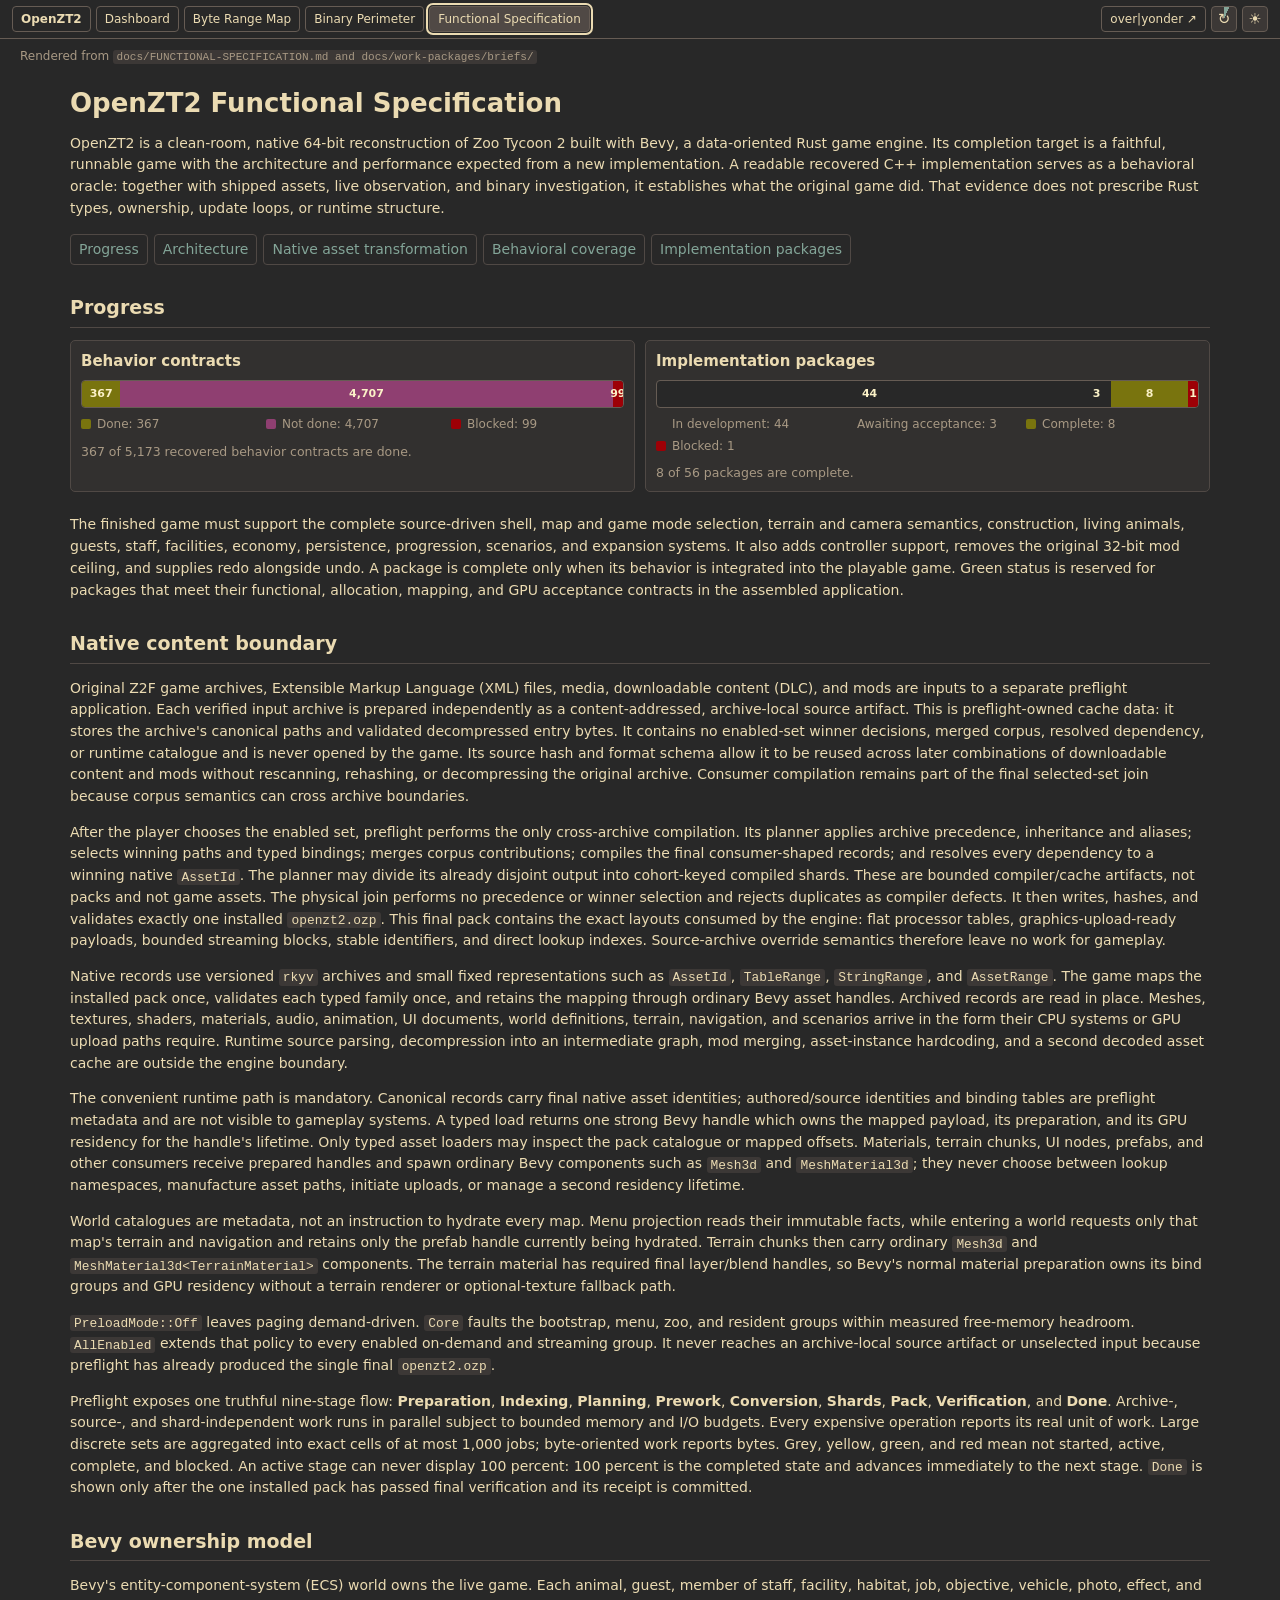
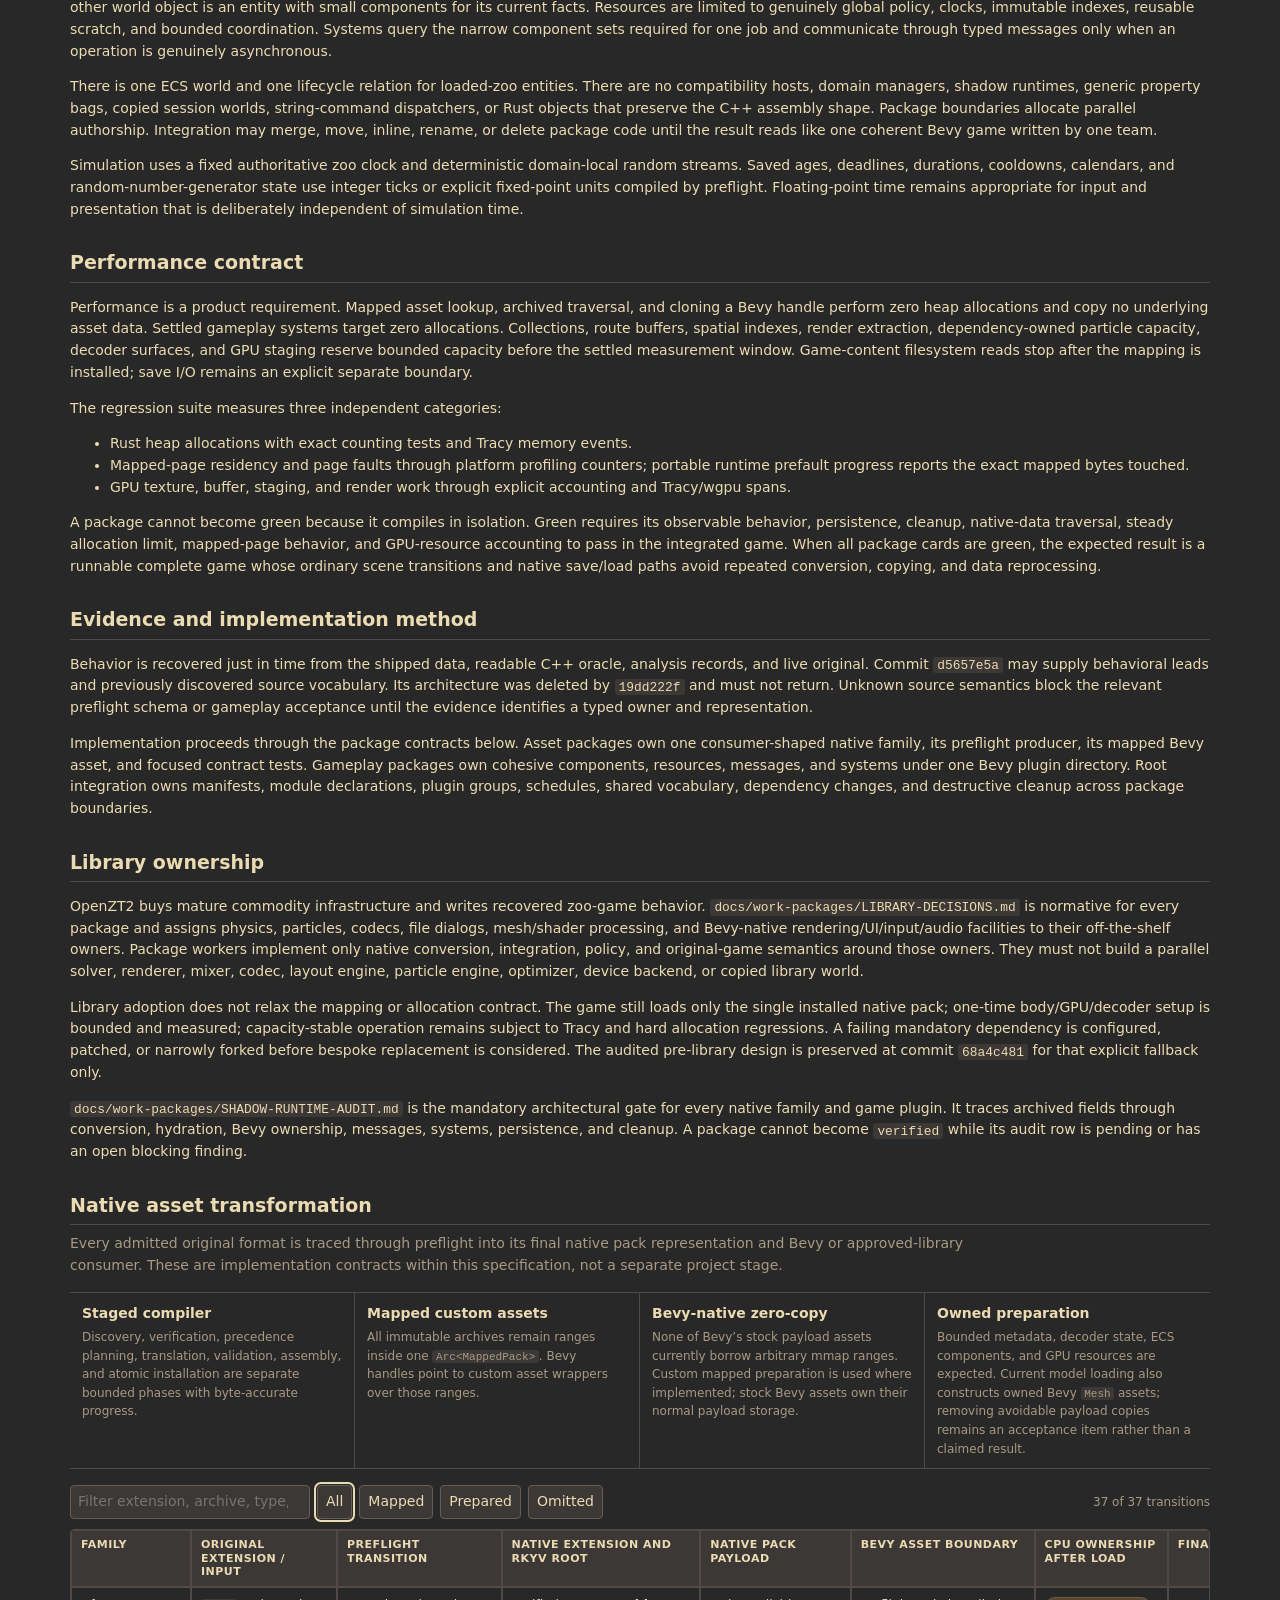
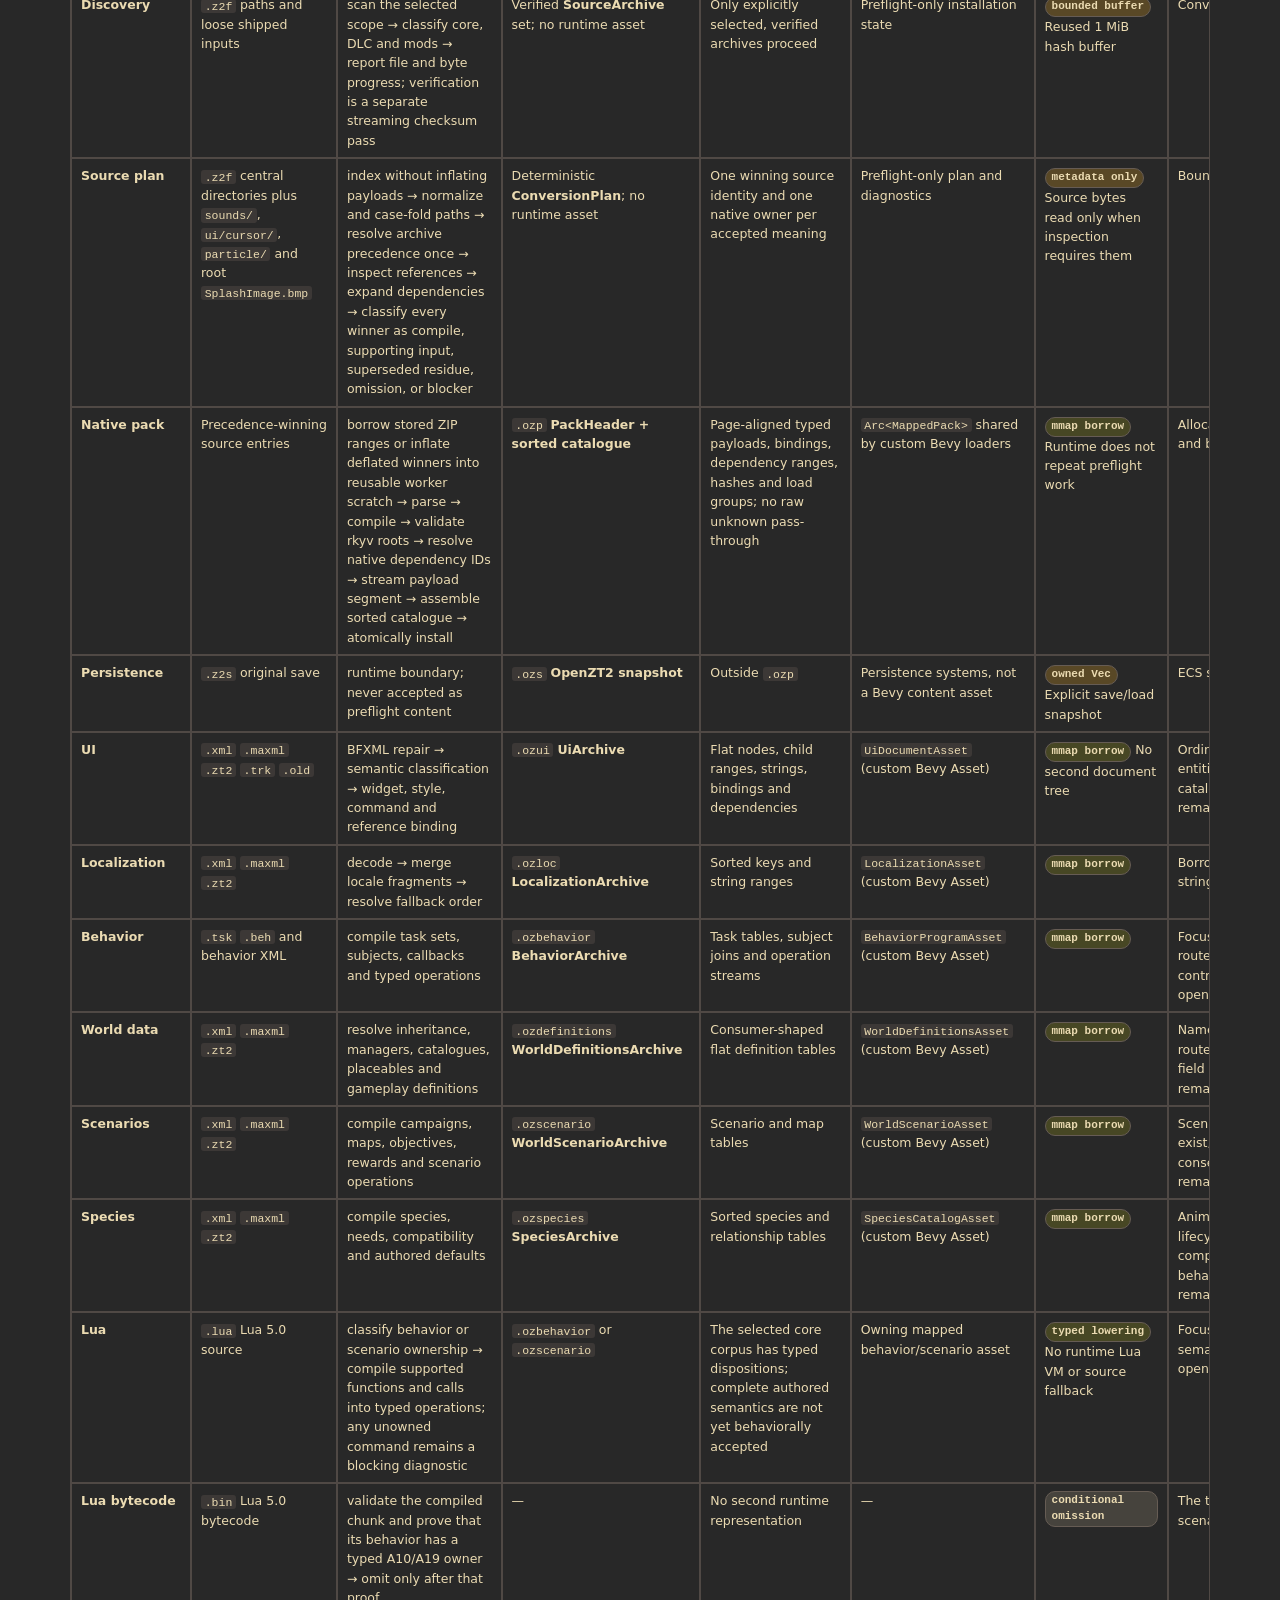
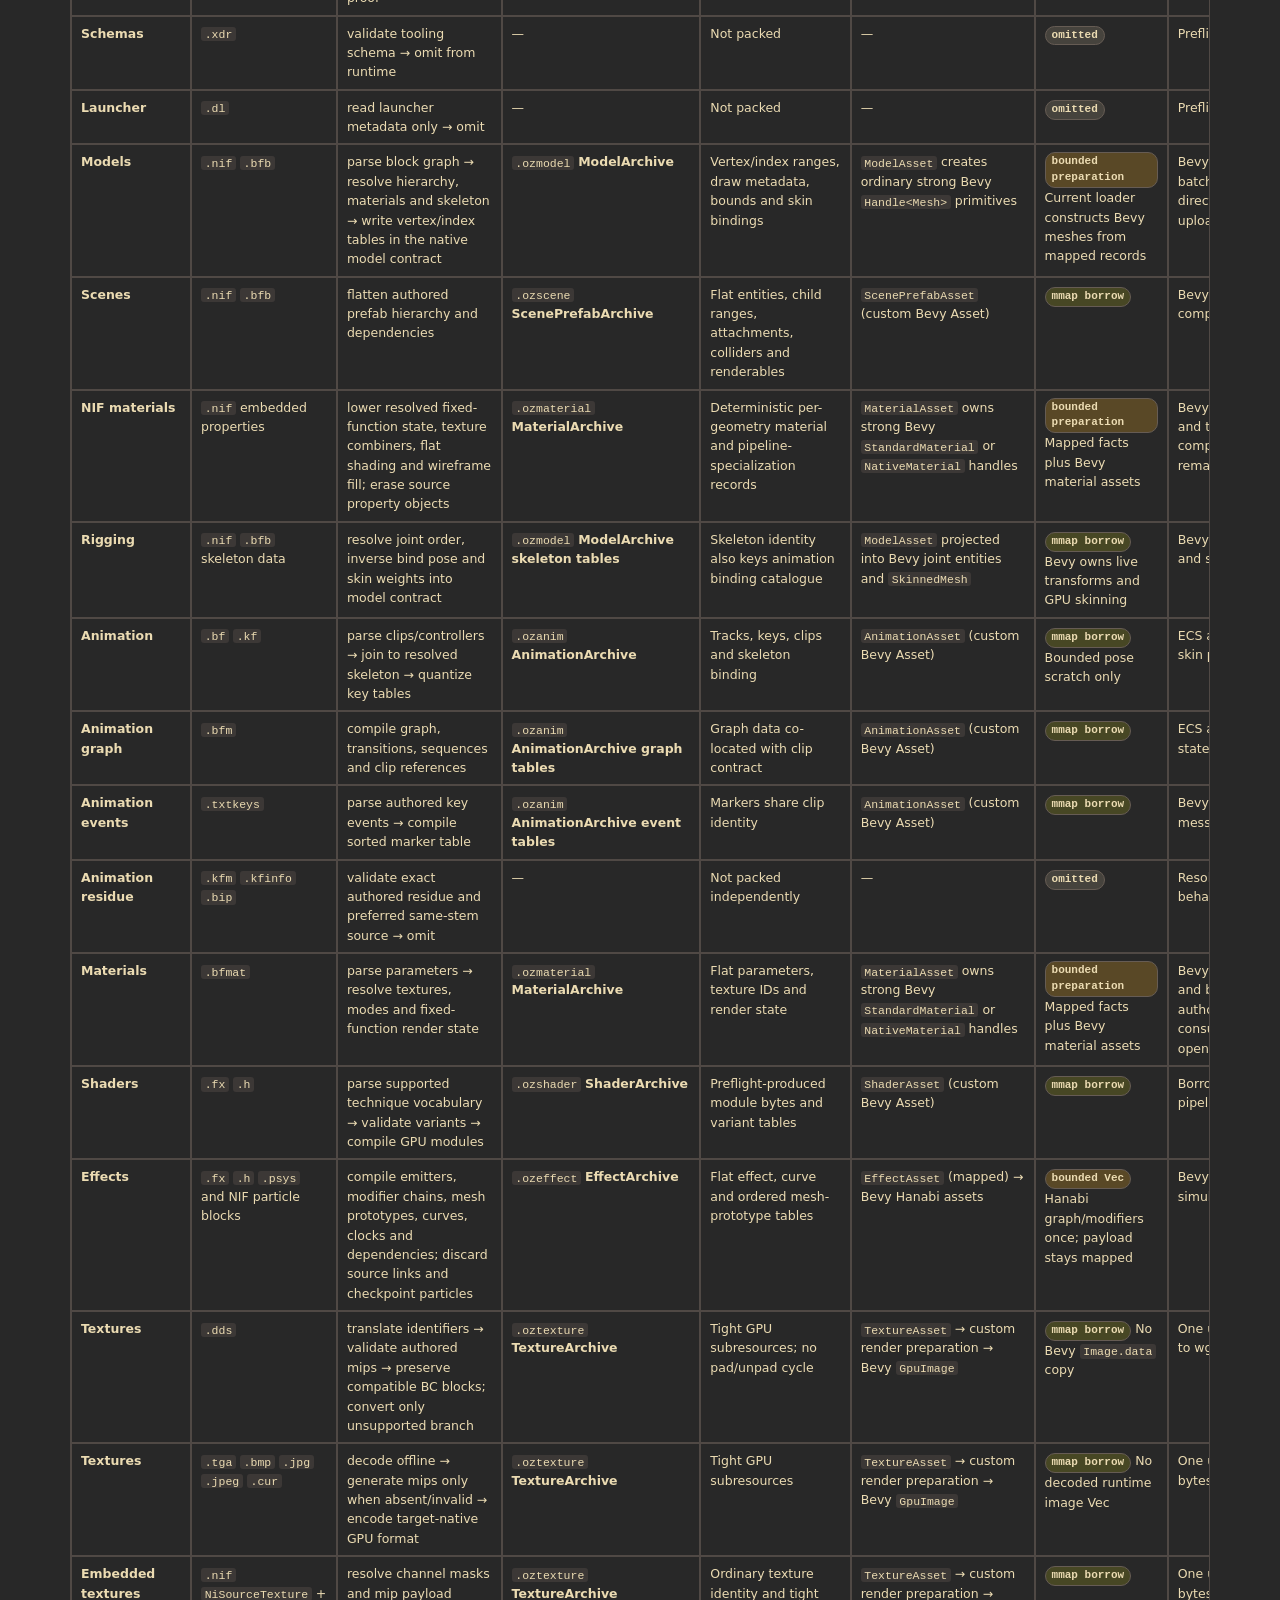
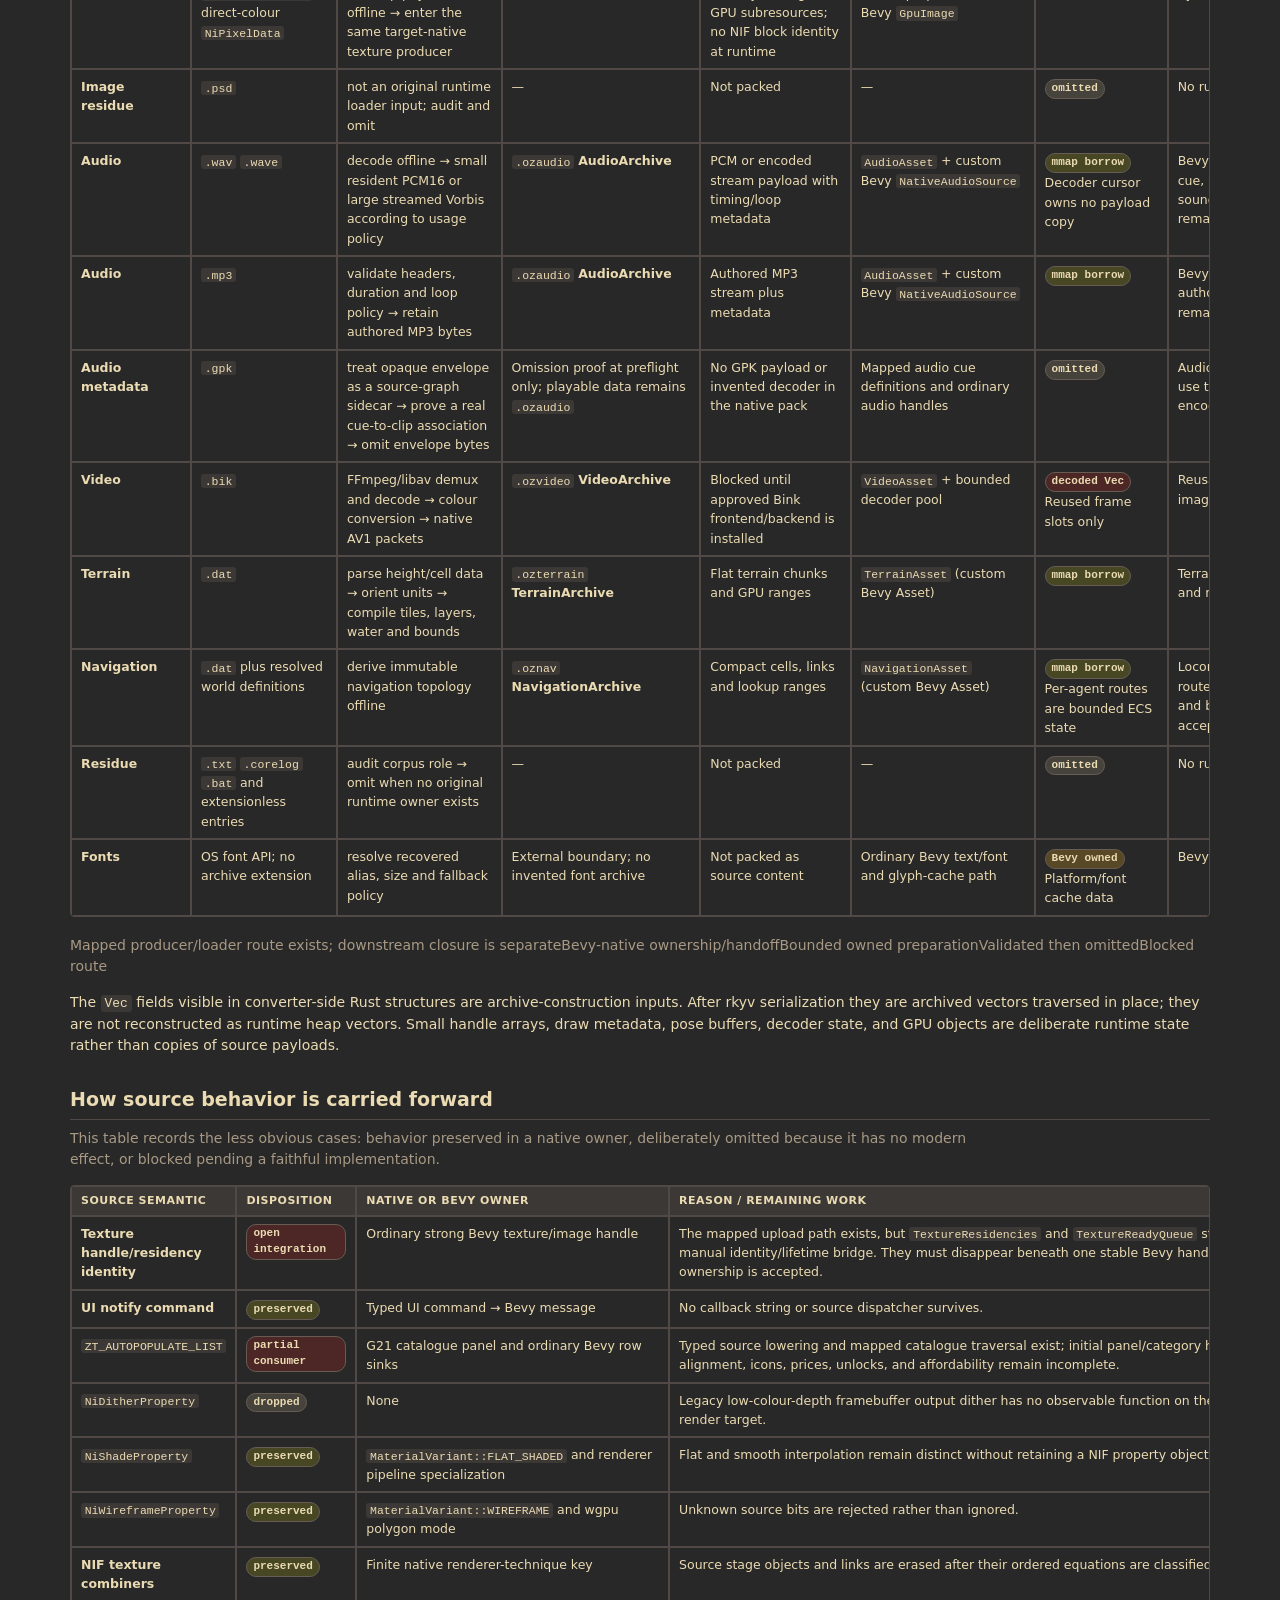
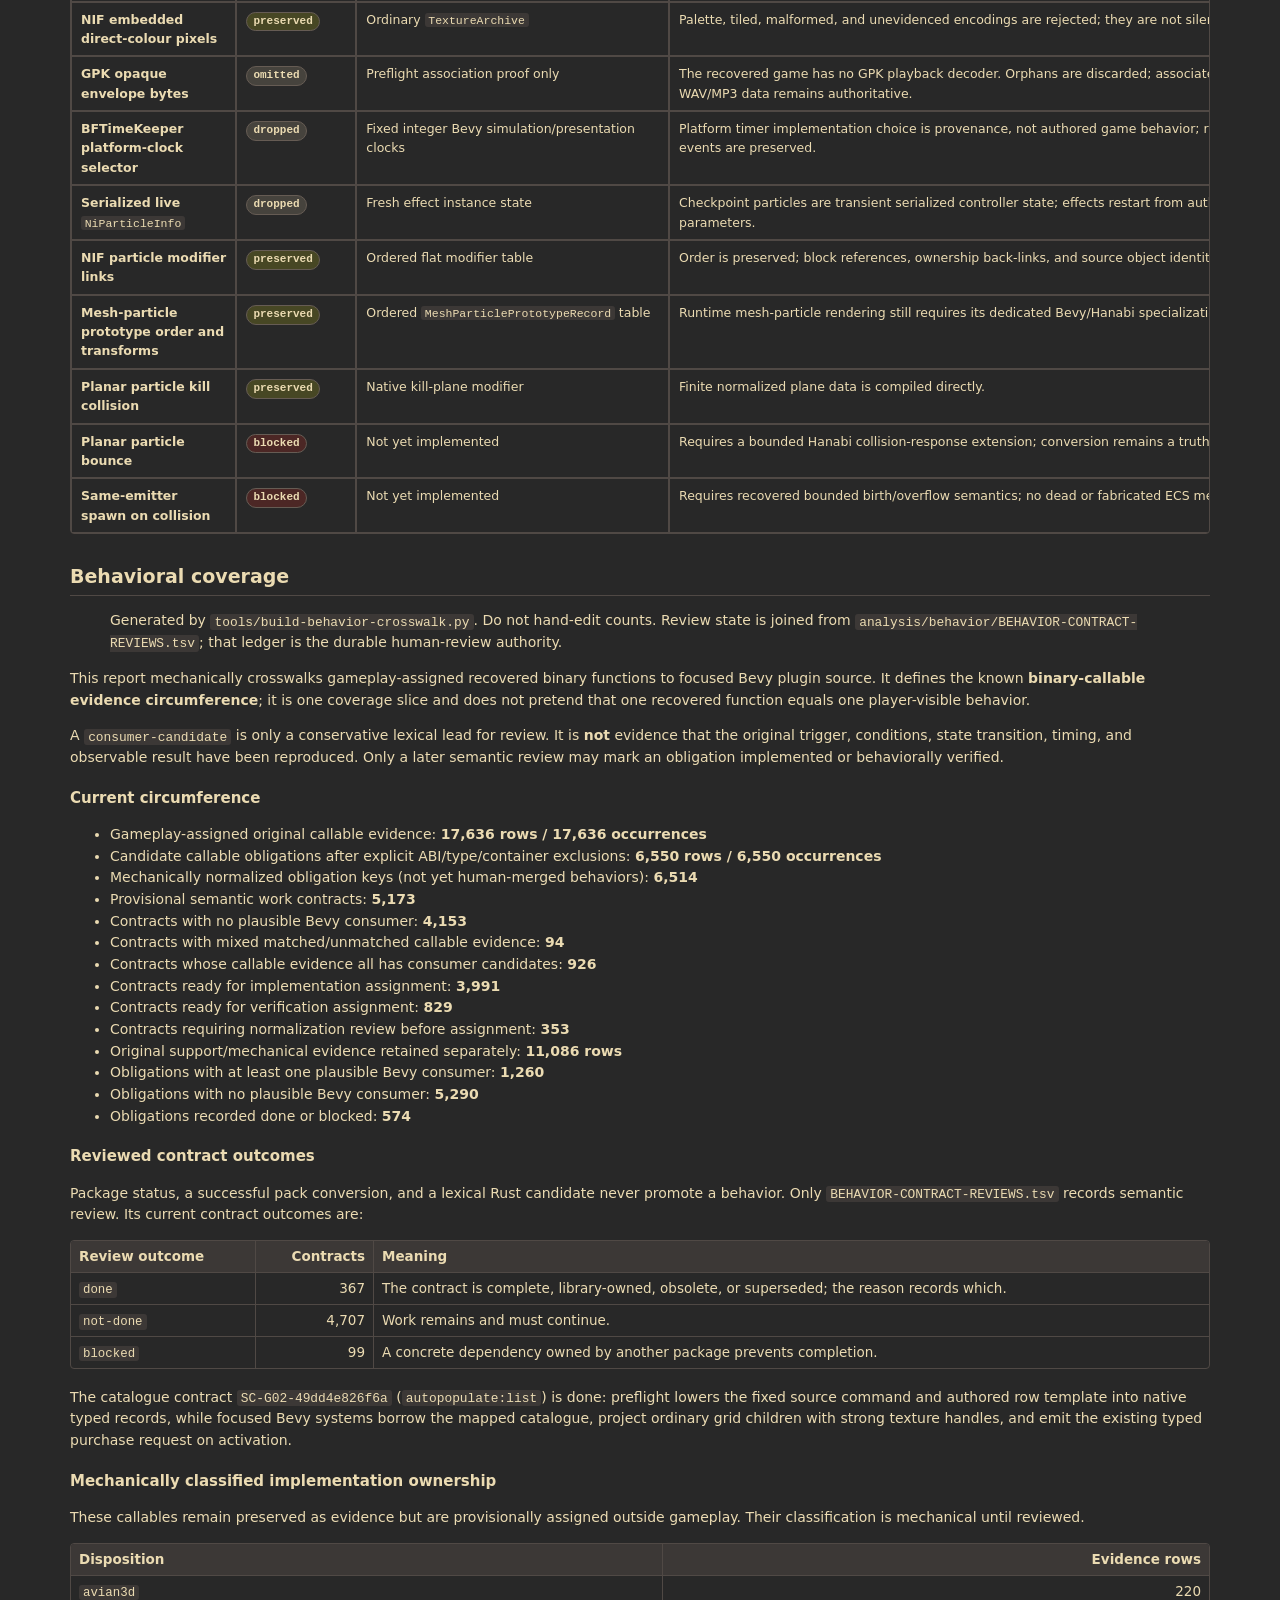
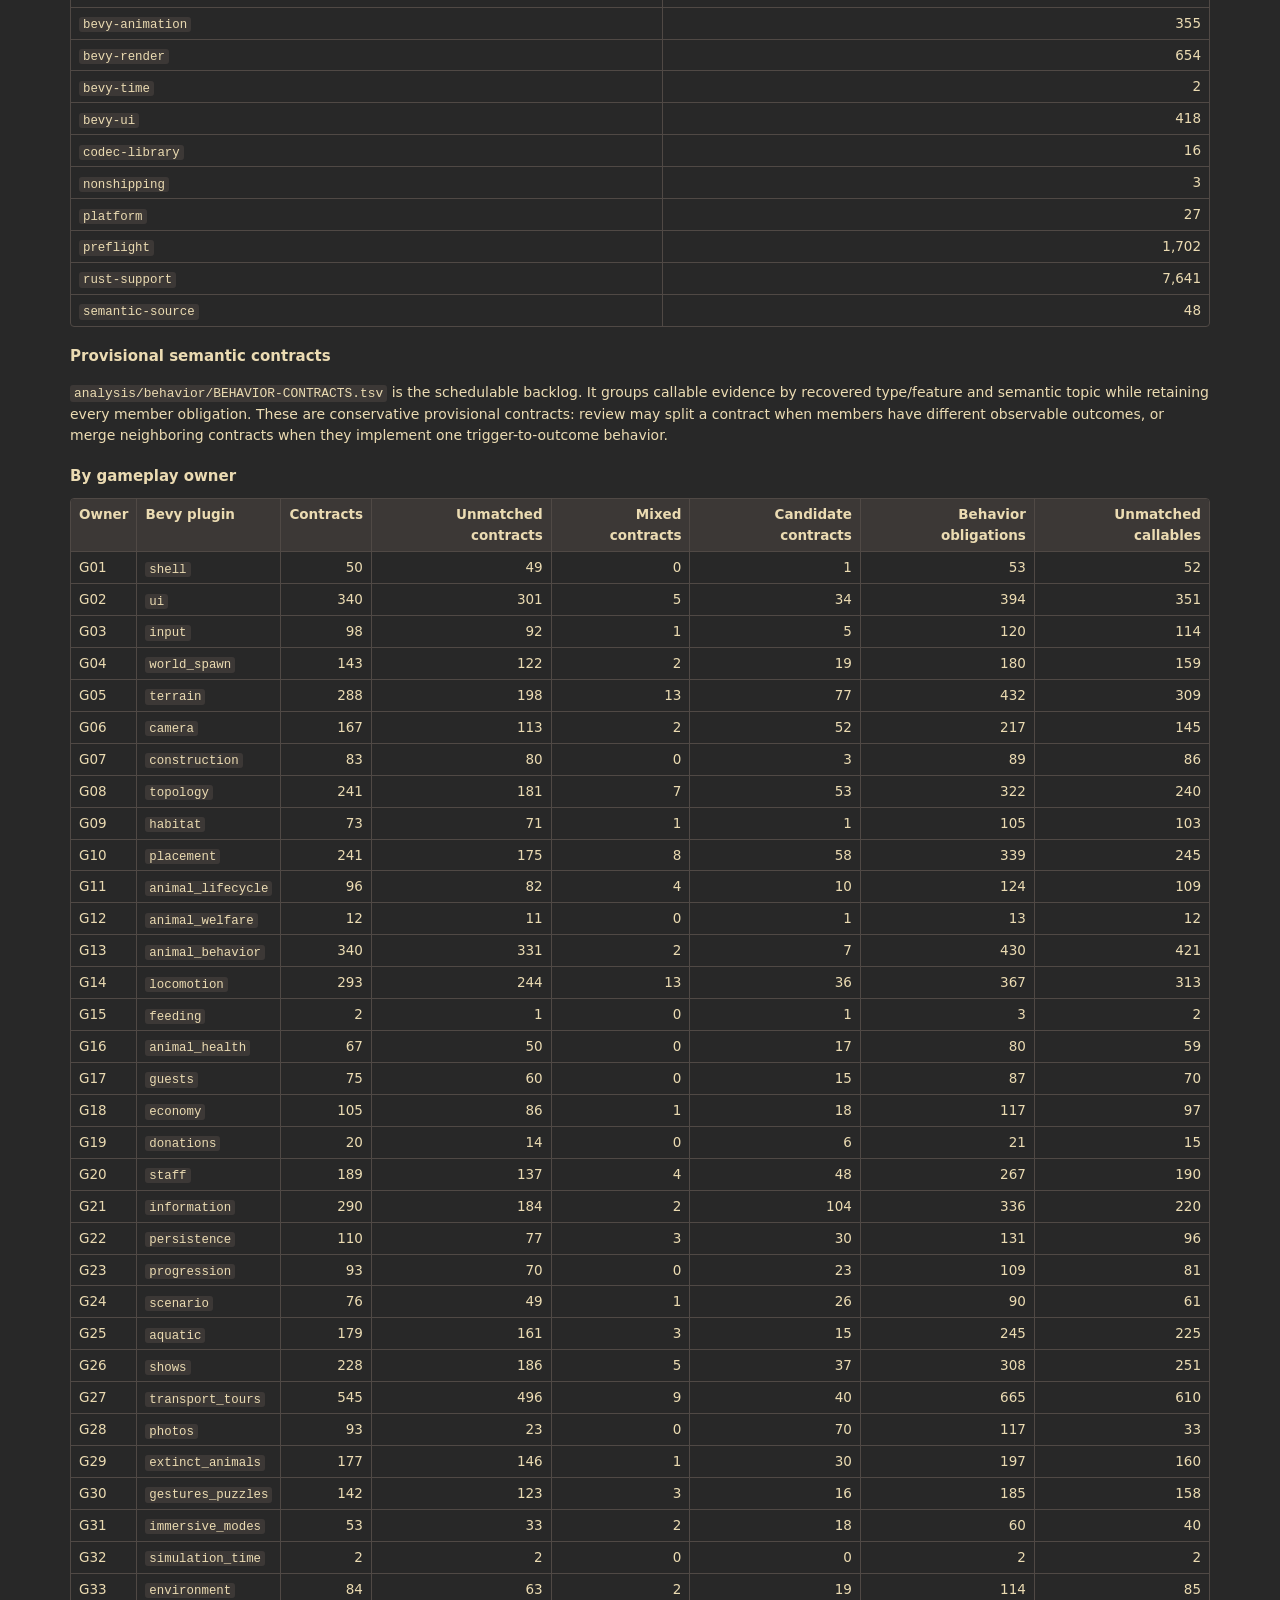
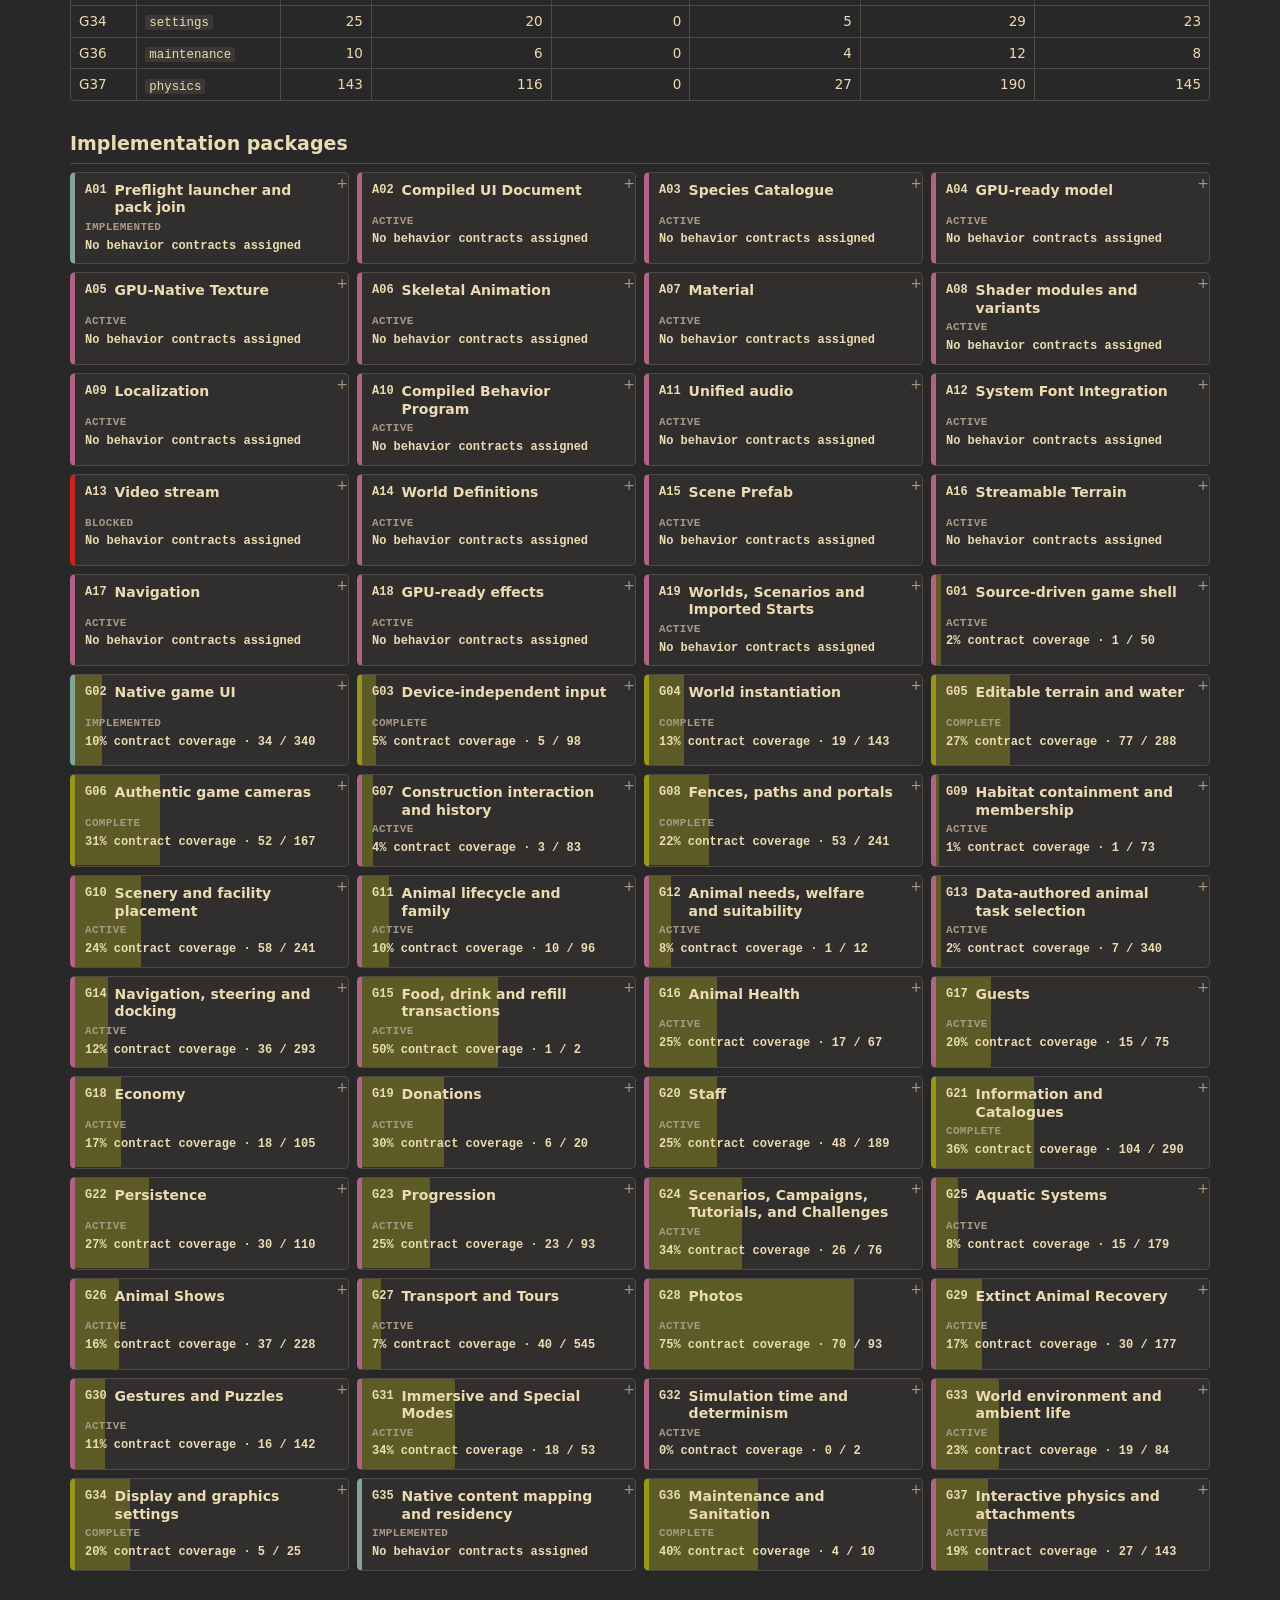
<file: functional-specification.html>
<!doctype html>
<html lang="en">
<meta charset="utf-8">
<meta name="openzt2-site-version" content="6184a2fc31413f85">
<meta name="viewport" content="width=device-width, initial-scale=1">
<title>OpenZT2 - Functional Specification</title>
<link rel="canonical" href="https://openzt2.over-yonder.tech/functional-specification">
<meta name="description" content="The functional specification for OpenZT2&#x27;s clean-room native reconstruction, covering asset compilation, simulation, engine ownership and acceptance.">
<meta property="og:title" content="OpenZT2 - Functional Specification">
<meta property="og:description" content="The functional specification for OpenZT2&#x27;s clean-room native reconstruction, covering asset compilation, simulation, engine ownership and acceptance.">
<meta property="og:url" content="https://openzt2.over-yonder.tech/functional-specification">
<meta property="og:type" content="article">
<meta property="og:image" content="https://openzt2.over-yonder.tech/assets/social-card.png">
<meta name="twitter:card" content="summary_large_image">
<link rel="icon" href="assets/favicon.svg" type="image/svg+xml">
<style>
/* shared-site-nav */.tabs{box-sizing:border-box;display:grid!important;grid-template-columns:repeat(4,minmax(0,1fr)) 34px 26px;gap:5px;width:min(calc(100vw - 24px),1120px);margin:5px auto 6px!important;transform:none!important;font:12px/1.05 system-ui,sans-serif!important}.tabs a,.tabs button.nav-tab{box-sizing:border-box;display:flex!important;align-items:center;justify-content:center;min-height:24px;padding:2px 6px!important;text-align:center;white-space:nowrap;color:var(--fg)!important;text-decoration:none!important;border:1px solid var(--line)!important;border-radius:4px;background:var(--panel)!important;font:inherit!important;cursor:pointer}.tabs a.active{outline:2px solid currentColor;outline-offset:1px}.tabs a.gstart{margin-left:9px;position:relative}.tabs a.gstart::before{content:"";position:absolute;left:-5px;top:2px;bottom:2px;border-left:1px solid var(--control-border)}.nav-icon{display:none}.nav-label{display:inline}@media(min-width:881px){.tabs{grid-template-columns:minmax(72px,.7fr) minmax(110px,.9fr) minmax(96px,.8fr) minmax(230px,1.7fr) 34px 26px!important;width:min(calc(100vw - 24px),1120px)!important}.tabs a[href="functional-specification.html"]{min-width:230px}}@media(max-width:880px){body{padding-bottom:62px}.tabs{position:fixed!important;left:0!important;right:0!important;bottom:0!important;z-index:50!important;grid-template-columns:repeat(6,minmax(0,1fr))!important;gap:5px!important;width:100%!important;margin:0!important;padding:6px 8px!important;background:var(--panel)!important;border-top:1px solid var(--control-border)!important;font:11px/1 system-ui,sans-serif!important}.tabs a,.tabs button.nav-tab{min-height:48px!important;padding:0!important;white-space:normal!important;border-radius:4px!important;min-width:0!important}.tabs a.gstart{margin-left:0!important}.tabs a.gstart::before{display:none!important}.nav-icon{display:block!important;font:22px/1 system-ui,sans-serif!important}.nav-label{position:absolute!important;width:1px!important;height:1px!important;overflow:hidden!important;clip:rect(0 0 0 0)!important;white-space:nowrap!important}.tabs .theme-toggle,.tabs .reload-toggle{width:48px!important;height:48px!important;font-size:22px!important;justify-self:stretch!important}main{padding-bottom:74px}}/* end-shared-site-nav */
/* shared-gruvbox-theme */
:root{color-scheme:light;--fg:#3c3836;--muted:#7c6f64;--line:#d5c4a1;--panel:#fbf1c7;--soft:#ebdbb2;--link:#076678;--ok:#79740e;--warn:#b57614;--bad:#9d0006;--unk:#8f3f71;--control:#f2e5bc;--control-border:#a89984;--active:#ebdbb2;--code-kw:#9d0006;--code-ty:#076678;--code-st:#79740e;--code-cm:#7c6f64;--code-at:#8f3f71}
:root[data-theme="dark"]{color-scheme:dark;--fg:#ebdbb2;--muted:#a89984;--line:#504945;--panel:#282828;--soft:#3c3836;--link:#83a598;--ok:#98971a;--warn:#d79921;--bad:#cc241d;--unk:#b16286;--control:#3c3836;--control-border:#665c54;--active:#504945;--code-kw:#cc241d;--code-ty:#458588;--code-st:#98971a;--code-cm:#928374;--code-at:#b16286}
html,body{background:var(--panel);color:var(--fg);overscroll-behavior:none}*{box-sizing:border-box}body{margin:0;font:15px/1.55 system-ui,sans-serif}a{color:var(--link)}button,input,select,textarea{background:var(--control)!important;color:var(--fg)!important;border-color:var(--control-border)!important}.tabs a,.tabs button.nav-tab{color:var(--fg)!important;background:var(--panel)!important;border-color:var(--control-border)!important}.tabs a.active{background:var(--active)!important}.theme-toggle,.reload-toggle{position:static;z-index:20;width:24px;height:24px;display:flex;align-items:center;justify-content:center;justify-self:center;align-self:center;background:var(--control)!important;color:var(--fg)!important;border:1px solid var(--control-border)!important;border-radius:4px;padding:0;font:15px/1 system-ui,sans-serif;cursor:pointer}.reload-toggle{--reload-progress:0;background:conic-gradient(var(--link) calc(var(--reload-progress)*1%),var(--control) 0)!important}.reload-toggle.paused{background:var(--active)!important}
/* end-shared-gruvbox-theme */
main{max-width:1120px;margin:0 auto;padding:14px 20px 60px}
h1{font-size:26px;line-height:1.15;margin:8px 0 4px}h2{font-size:20px;margin:28px 0 8px;border-bottom:1px solid var(--line);padding-bottom:3px}h3{font-size:16px;margin:20px 0 6px}
code{font-family:ui-monospace,SFMono-Regular,Menlo,Consolas,monospace;font-size:.92em;background:var(--soft);padding:.05em .35em;border-radius:3px}
pre{background:var(--soft);padding:10px 12px;border:1px solid var(--line);border-radius:4px;overflow:auto}
pre code{background:none;padding:0}
.table-scroll{width:100%;margin:10px 0;overflow-x:auto;border:1px solid var(--line);border-radius:4px}
table{width:100%;min-width:640px;border-collapse:collapse;font-size:13.5px}
th,td{border:1px solid var(--line);padding:5px 8px;text-align:left;vertical-align:top}
.table-scroll th:first-child,.table-scroll td:first-child{border-left:0}.table-scroll th:last-child,.table-scroll td:last-child{border-right:0}.table-scroll thead tr:first-child th{border-top:0}.table-scroll tbody tr:last-child td{border-bottom:0}
th{background:var(--soft)}
.plan-progress-grid{display:grid;grid-template-columns:repeat(2,minmax(0,1fr));gap:10px;margin:14px 0 18px}
.plan-progress-card{border:1px solid var(--line);border-radius:5px;background:color-mix(in srgb,var(--soft) 55%,transparent);padding:9px 10px}
.plan-progress-card.primary{grid-column:1/-1}
.plan-progress-card h3{margin:0 0 7px;font-size:15px}
.plan-stacked-bar{display:flex;width:100%;height:28px;overflow:hidden;border:1px solid var(--control-border);border-radius:4px;background:var(--panel)}
.plan-seg{display:flex;align-items:center;justify-content:center;min-width:2px;color:#fbf1c7;font:700 11px/1 system-ui,sans-serif;white-space:nowrap}
.plan-seg-done,.plan-seg-complete{background:#79740e}.plan-seg-not-done{background:#8f3f71}.plan-seg-blocked{background:#9d0006}.plan-seg-runs{background:#98971a}.plan-seg-loaded{background:#076678}.plan-seg-recorded{background:#7c6f64}.plan-seg-planned{background:#b57614}.plan-seg-map{background:#9d0006}.plan-seg-adapter{background:#8f3f71}
.plan-legend{display:grid;grid-template-columns:repeat(auto-fit,minmax(150px,1fr));gap:3px 12px;margin:7px 0 0;font-size:12px;color:var(--muted)}
.plan-legend-row{display:flex;align-items:center;gap:6px}.plan-swatch{width:10px;height:10px;border-radius:2px;display:inline-block;flex:0 0 auto}
.plan-progress-note{font-size:12.5px;color:var(--muted);margin:8px 0 0!important}
.plan-metric-list{display:grid;grid-template-columns:1fr auto;gap:4px 12px;margin:0;font-size:12.5px}.plan-metric-list dt{color:var(--muted)}.plan-metric-list dd{margin:0;font-weight:700}
.plan-status{display:inline-block;padding:0 6px;border:1px solid var(--control-border);border-radius:9px;font:700 11px/1.45 ui-monospace,SFMono-Regular,Menlo,Consolas,monospace}
.plan-status-done{background:color-mix(in srgb,#79740e 28%,transparent)}.plan-status-runs{background:color-mix(in srgb,#98971a 28%,transparent)}.plan-status-loaded{background:color-mix(in srgb,#076678 24%,transparent)}.plan-status-recorded{background:color-mix(in srgb,#7c6f64 24%,transparent)}.plan-status-planned{background:color-mix(in srgb,#b57614 28%,transparent)}.plan-status-map{background:color-mix(in srgb,#9d0006 20%,transparent)}.plan-status-adapter{background:color-mix(in srgb,#8f3f71 22%,transparent)}
.package-summary{display:flex;align-items:baseline;justify-content:space-between;gap:12px;margin:14px 0 8px}.package-summary strong{font-size:18px}.package-summary span{color:var(--muted);font-size:12.5px}
.package-grid{display:grid;grid-template-columns:repeat(4,minmax(0,1fr));gap:8px;margin:8px 0 22px}.package-card{--coverage:0%;min-height:92px;padding:0;overflow:hidden;border:1px solid var(--line);border-left:5px solid var(--warn);border-radius:5px;background:color-mix(in srgb,var(--soft) 45%,transparent);color:var(--fg)}.package-card summary{display:grid;grid-template-columns:auto 1fr;grid-template-areas:"id name" "status status" "coverage coverage";gap:3px 8px;min-height:90px;padding:9px 10px;cursor:pointer;list-style:none;background:linear-gradient(90deg,color-mix(in srgb,var(--ok) 42%,transparent) 0 var(--coverage),transparent var(--coverage) 100%);transition:background-color .16s ease}.package-card summary:hover,.package-card summary:focus-visible{background-color:color-mix(in srgb,var(--soft) 58%,transparent)}.package-card summary::-webkit-details-marker{display:none}.package-card summary::after{content:"+";position:absolute;justify-self:end;color:var(--muted)}.package-card[open] summary::after{content:"−"}.package-id{grid-area:id;font:700 12px/1.35 ui-monospace,SFMono-Regular,Menlo,Consolas,monospace}.package-name{grid-area:name;padding-right:14px;font-weight:700;line-height:1.25}.package-state{grid-area:status;align-self:end;font:700 11px/1.35 ui-monospace,SFMono-Regular,Menlo,Consolas,monospace;color:var(--muted);text-transform:uppercase;letter-spacing:.03em}.package-coverage{grid-area:coverage;font:700 12px/1.4 ui-monospace,SFMono-Regular,Menlo,Consolas,monospace;color:var(--fg)}.package-detail{padding:0 10px 10px;border-top:1px solid var(--line);font-size:12px}.package-detail dl{display:grid;grid-template-columns:1fr auto;gap:2px 8px;margin:8px 0}.package-detail dt{color:var(--muted)}.package-detail dd{margin:0;font-weight:700}.package-detail a{font-weight:700}.package-status-brief{border-left-color:var(--warn)}.package-status-active{border-left-color:var(--unk)}.package-status-implemented{border-left-color:var(--link)}.package-status-verified,.package-status-complete{border-left-color:var(--ok)}.package-status-blocked{border-left-color:var(--bad)}.package-contract{scroll-margin-top:10px;border-top:2px solid var(--line);margin-top:38px;padding-top:4px}
.package-card summary{position:relative}
@media(max-width:980px){.package-grid{grid-template-columns:repeat(2,minmax(0,1fr))}}@media(max-width:560px){.package-grid{grid-template-columns:1fr}}
@media(max-width:880px){.plan-progress-grid{grid-template-columns:1fr}.plan-seg{font-size:10px}}
.source-progress-grid{display:grid;grid-template-columns:repeat(2,minmax(0,1fr));gap:10px;margin:14px 0 18px}
.source-progress-card{border:1px solid var(--line);border-radius:5px;background:color-mix(in srgb,var(--soft) 55%,transparent);padding:9px 10px}
.source-progress-card.primary{grid-column:1/-1}.source-progress-card h3{margin:0 0 7px;font-size:15px}
.source-stacked-bar{display:flex;width:100%;height:26px;overflow:hidden;border:1px solid var(--control-border);border-radius:4px;background:var(--panel)}
.source-seg{display:flex;align-items:center;justify-content:center;min-width:2px;color:#fbf1c7;font:700 11px/1 system-ui,sans-serif;white-space:nowrap}
.source-seg-done{background:#79740e}.source-seg-generic{background:#b57614}.source-seg-open{background:#9d0006}.source-seg-evidence{background:#076678}
.source-progress-note{font-size:12.5px;color:var(--muted);margin:8px 0 0!important}
.source-metric-list{display:grid;grid-template-columns:1fr auto;gap:4px 12px;margin:0;font-size:12.5px}.source-metric-list dt{color:var(--muted)}.source-metric-list dd{margin:0;font-weight:700}
.source-progress-grid.inactive .source-stacked-bar{filter:grayscale(1);opacity:.48}
.source-resume-card{margin:14px 0 10px;padding:10px 12px;border:1px solid color-mix(in srgb,#689d6a 55%,var(--line));border-radius:5px;background:color-mix(in srgb,#689d6a 14%,var(--panel));color:var(--fg)}
.source-resume-card p{margin:0;font-weight:600}
@media(max-width:880px){.source-progress-grid{grid-template-columns:1fr}.source-seg{font-size:10px}}
.spec-diagram{display:block;width:100%;height:auto;margin:14px 0 22px;border:1px solid var(--line);border-radius:4px;background:transparent;color:var(--fg)}
.mermaid{margin:14px 0 22px;text-align:center;background:transparent}.mermaid svg{max-width:100%;height:auto}
.spec-diagram text{font-family:system-ui,sans-serif}
.doc-source{max-width:980px;margin:0 auto 4px;padding:0 20px;color:var(--muted);font-size:12px}
.modal[hidden]{display:none}
.modal{position:fixed;inset:0;background:rgba(0,0,0,.5);display:flex;align-items:center;justify-content:center;z-index:50}
.modal-box{background:var(--panel);width:min(92vw,1000px);height:min(88vh,900px);border:1px solid var(--line);border-radius:6px;display:flex;flex-direction:column}
.modal-box header{display:flex;justify-content:space-between;align-items:center;padding:6px 10px;border-bottom:1px solid var(--line)}
.modal-box iframe{flex:1;border:0;width:100%}
</style>
<link rel="stylesheet" href="site-shell.css?v=2">
<script>
(()=>{
 const key="zt2-theme";
 const storedTheme=()=>{try{return localStorage.getItem(key)}catch(_){return null}};
 const saveTheme=theme=>{try{localStorage.setItem(key,theme)}catch(_){ }};
 const root=document.documentElement;
 const syncFrames=theme=>{for(const frame of document.querySelectorAll("iframe.legal-frame")){try{if(frame.contentDocument)frame.contentDocument.documentElement.dataset.theme=theme}catch(_){ }}};
 const apply=(theme,persist=false)=>{root.dataset.theme=theme;if(persist)saveTheme(theme);const b=document.querySelector(".theme-toggle");if(b){b.textContent=theme==="dark"?"☀":"☾";b.title=theme==="dark"?"Switch to light mode":"Switch to dark mode";b.setAttribute("aria-label",b.title)};syncFrames(theme)};
 const initial=storedTheme()==="light"?"light":"dark";
 apply(initial);
 window.addEventListener("DOMContentLoaded",()=>{const b=document.createElement("button");b.type="button";b.className="theme-toggle";b.onclick=()=>apply(root.dataset.theme==="dark"?"light":"dark",true);const nav=document.querySelector(".tabs");if(nav)nav.append(b);for(const frame of document.querySelectorAll("iframe.legal-frame"))frame.addEventListener("load",()=>syncFrames(root.dataset.theme||initial));apply(root.dataset.theme||initial)});
})();
</script>
<body>
<nav class="tabs" aria-label="OpenZT2"><a class="site-brand" href="index.html">OpenZT2</a><a href="index.html"><span class="nav-icon" aria-hidden="true">▣</span><span class="nav-label">Dashboard</span></a><a href="zt-disk-map.html"><span class="nav-icon" aria-hidden="true">▦</span><span class="nav-label">Byte Range Map</span></a><a href="perimeter.html"><span class="nav-icon" aria-hidden="true">▤</span><span class="nav-label">Binary Perimeter</span></a><a class="active" href="functional-specification.html"><span class="nav-icon" aria-hidden="true">◇</span><span class="nav-label">Functional Specification</span></a><a class="site-company" href="https://over-yonder.tech/">over|yonder ↗</a></nav>
<div class="doc-source">Rendered from <code>docs/FUNCTIONAL-SPECIFICATION.md and docs/work-packages/briefs/</code></div>
<main>
<h1>OpenZT2 Functional Specification</h1>
<p>OpenZT2 is a clean-room, native 64-bit reconstruction of Zoo Tycoon 2 built
with Bevy, a data-oriented Rust game engine. Its completion target is a
faithful, runnable game with the architecture and performance expected from a
new implementation. A readable recovered C++ implementation serves as a
behavioral oracle: together with shipped assets, live observation, and binary
investigation, it establishes what the original game did. That evidence does
not prescribe Rust types, ownership, update loops, or runtime structure.</p>
<nav class="spec-local-nav" aria-label="Functional specification sections">
 <a href="#implementation-progress">Progress</a>
 <a href="#native-content-boundary">Architecture</a>
 <a href="#native-asset-transformation">Native asset transformation</a>
 <a href="#behavioral-coverage">Behavioral coverage</a>
 <a href="#implementation-packages">Implementation packages</a>
</nav>

<p><a id="implementation-progress"></a></p>
<h2>Progress</h2>
<div class="plan-progress-grid"><div class="plan-progress-card behavior-progress" data-done="367" data-not-done="4707" data-blocked="99" data-total="5173"><h3>Behavior contracts</h3><div class="plan-stacked-bar" role="img" aria-label="5,173 behavior contracts"><div class="plan-seg plan-seg-done" style="width:7.094529%" title="Done: 367">367</div><div class="plan-seg plan-seg-not-done" style="width:90.991688%" title="Not done: 4,707">4,707</div><div class="plan-seg plan-seg-blocked" style="width:1.913783%" title="Blocked: 99">99</div></div><div class="plan-legend"><span class="plan-legend-row"><i class="plan-swatch plan-seg-done"></i>Done: 367</span><span class="plan-legend-row"><i class="plan-swatch plan-seg-not-done"></i>Not done: 4,707</span><span class="plan-legend-row"><i class="plan-swatch plan-seg-blocked"></i>Blocked: 99</span></div><p class="plan-progress-note">367 of 5,173 recovered behavior contracts are done.</p></div><div class="plan-progress-card"><h3>Implementation packages</h3><div class="plan-stacked-bar" role="img" aria-label="56 implementation packages"><div class="plan-seg plan-seg-active" style="width:78.571429%" title="In development: 44">44</div><div class="plan-seg plan-seg-implemented" style="width:5.357143%" title="Awaiting acceptance: 3">3</div><div class="plan-seg plan-seg-complete" style="width:14.285714%" title="Complete: 8">8</div><div class="plan-seg plan-seg-blocked" style="width:1.785714%" title="Blocked: 1">1</div></div><div class="plan-legend"><span class="plan-legend-row"><i class="plan-swatch plan-seg-active"></i>In development: 44</span><span class="plan-legend-row"><i class="plan-swatch plan-seg-implemented"></i>Awaiting acceptance: 3</span><span class="plan-legend-row"><i class="plan-swatch plan-seg-complete"></i>Complete: 8</span><span class="plan-legend-row"><i class="plan-swatch plan-seg-blocked"></i>Blocked: 1</span></div><p class="plan-progress-note">8 of 56 packages are complete.</p></div></div>

<p>The finished game must support the complete source-driven shell, map and game
mode selection, terrain and camera semantics, construction, living animals,
guests, staff, facilities, economy, persistence, progression, scenarios, and
expansion systems. It also adds controller support, removes the original
32-bit mod ceiling, and supplies redo alongside undo. A package is complete
only when its behavior is integrated into the playable game. Green status is
reserved for packages that meet their functional, allocation, mapping, and GPU
acceptance contracts in the assembled application.</p>
<p><a id="native-content-boundary"></a></p>
<h2>Native content boundary</h2>
<p>Original Z2F game archives, Extensible Markup Language (XML) files, media,
downloadable content (DLC), and mods are inputs to a separate preflight
application. Each verified input archive is prepared independently as a
content-addressed, archive-local source artifact. This is preflight-owned cache
data: it stores the archive's canonical paths and validated decompressed entry
bytes. It contains no enabled-set winner decisions, merged corpus,
resolved dependency, or runtime catalogue and is never opened by the game. Its
source hash and format schema allow it to be reused across later combinations
of downloadable content and mods without rescanning, rehashing, or
decompressing the original archive. Consumer compilation remains part of the
final selected-set join because corpus semantics can cross archive boundaries.</p>
<p>After the player chooses the enabled set, preflight performs the only
cross-archive compilation. Its planner applies archive precedence, inheritance
and aliases; selects winning paths and typed bindings; merges corpus
contributions; compiles the final consumer-shaped records; and resolves every
dependency to a winning native <code>AssetId</code>. The planner may divide its already
disjoint output into cohort-keyed compiled shards. These are bounded
compiler/cache artifacts, not packs and not game assets. The physical join
performs no
precedence or winner selection and rejects duplicates as compiler defects. It
then writes, hashes, and validates exactly one installed <code>openzt2.ozp</code>. This
final pack contains the exact layouts consumed by the
engine: flat processor tables, graphics-upload-ready payloads, bounded
streaming blocks, stable identifiers, and direct lookup indexes. Source-archive
override semantics therefore leave no work for gameplay.</p>
<p>Native records use versioned <code>rkyv</code> archives and small fixed representations
such as <code>AssetId</code>, <code>TableRange</code>, <code>StringRange</code>, and <code>AssetRange</code>. The game maps
the installed pack once, validates each typed family once, and retains the
mapping through ordinary Bevy asset handles. Archived records are read in
place. Meshes, textures, shaders, materials, audio, animation, UI documents,
world definitions, terrain, navigation, and scenarios arrive in the form their
CPU systems or GPU upload paths require. Runtime source parsing, decompression
into an intermediate graph, mod merging, asset-instance hardcoding, and a
second decoded asset cache are outside the engine boundary.</p>
<p>The convenient runtime path is mandatory. Canonical records carry final
native asset identities; authored/source identities and binding tables are
preflight metadata and are not visible to gameplay systems. A typed load
returns one strong Bevy handle which owns the mapped payload, its preparation,
and its GPU residency for the handle's lifetime. Only typed asset loaders may
inspect the pack catalogue or mapped offsets. Materials, terrain chunks, UI
nodes, prefabs, and other consumers receive prepared handles and spawn ordinary
Bevy components such as <code>Mesh3d</code> and <code>MeshMaterial3d</code>; they never choose between
lookup namespaces, manufacture asset paths, initiate uploads, or manage a
second residency lifetime.</p>
<p>World catalogues are metadata, not an instruction to hydrate every map. Menu
projection reads their immutable facts, while entering a world requests only
that map's terrain and navigation and retains only the prefab handle currently
being hydrated. Terrain chunks then carry ordinary <code>Mesh3d</code> and
<code>MeshMaterial3d&lt;TerrainMaterial&gt;</code> components. The terrain material has required
final layer/blend handles, so Bevy's normal material preparation owns its bind
groups and GPU residency without a terrain renderer or optional-texture
fallback path.</p>
<p><code>PreloadMode::Off</code> leaves paging demand-driven. <code>Core</code> faults the bootstrap,
menu, zoo, and resident groups within measured free-memory headroom.
<code>AllEnabled</code> extends that policy to every enabled on-demand and streaming group.
It never reaches an archive-local source artifact or unselected input because
preflight has already produced the single final <code>openzt2.ozp</code>.</p>
<p>Preflight exposes one truthful nine-stage flow: <strong>Preparation</strong>, <strong>Indexing</strong>,
<strong>Planning</strong>, <strong>Prework</strong>, <strong>Conversion</strong>, <strong>Shards</strong>, <strong>Pack</strong>,
<strong>Verification</strong>, and <strong>Done</strong>. Archive-, source-, and shard-independent work
runs in parallel subject to bounded memory and I/O budgets. Every expensive
operation reports its real unit of work. Large discrete sets are aggregated
into exact cells of at most 1,000 jobs; byte-oriented work reports bytes. Grey,
yellow, green, and red mean not started, active, complete, and blocked. An
active stage can never display 100 percent: 100 percent is the completed state
and advances immediately to the next stage. <code>Done</code> is shown only after the one
installed pack has passed final verification and its receipt is committed.</p>
<h2>Bevy ownership model</h2>
<p>Bevy's entity-component-system (ECS) world owns the live game. Each animal,
guest, member of staff, facility, habitat,
job, objective, vehicle, photo, effect, and other world object is an entity with
small components for its current facts. Resources are limited to genuinely
global policy, clocks, immutable indexes, reusable scratch, and bounded
coordination. Systems query the narrow component sets required for one job and
communicate through typed messages only when an operation is genuinely
asynchronous.</p>
<p>There is one ECS world and one lifecycle relation for loaded-zoo entities.
There are no compatibility hosts, domain managers, shadow runtimes, generic
property bags, copied session worlds, string-command dispatchers, or Rust
objects that preserve the C++ assembly shape. Package boundaries allocate
parallel authorship. Integration may merge, move, inline, rename, or delete
package code until the result reads like one coherent Bevy game written by one
team.</p>
<p>Simulation uses a fixed authoritative zoo clock and deterministic domain-local
random streams. Saved ages, deadlines, durations, cooldowns, calendars, and
random-number-generator state use integer ticks or explicit fixed-point units
compiled by preflight.
Floating-point time remains appropriate for input and presentation that is
deliberately independent of simulation time.</p>
<h2>Performance contract</h2>
<p>Performance is a product requirement. Mapped asset lookup, archived traversal,
and cloning a Bevy handle perform zero heap allocations and copy no underlying
asset data. Settled gameplay systems target zero allocations. Collections,
route buffers, spatial indexes, render extraction, dependency-owned particle
capacity, decoder surfaces, and GPU staging reserve bounded capacity before the
settled measurement window. Game-content filesystem reads stop after the mapping is
installed; save I/O remains an explicit separate boundary.</p>
<p>The regression suite measures three independent categories:</p>
<ul>
<li>Rust heap allocations with exact counting tests and Tracy memory events.</li>
<li>Mapped-page residency and page faults through platform profiling counters;
portable runtime prefault progress reports the exact mapped bytes touched.</li>
<li>GPU texture, buffer, staging, and render work through explicit accounting and
Tracy/wgpu spans.</li>
</ul>
<p>A package cannot become green because it compiles in isolation. Green requires
its observable behavior, persistence, cleanup, native-data traversal, steady
allocation limit, mapped-page behavior, and GPU-resource accounting to pass in
the integrated game. When all package cards are green, the expected result is a
runnable complete game whose ordinary scene transitions and native save/load
paths avoid repeated conversion, copying, and data reprocessing.</p>
<h2>Evidence and implementation method</h2>
<p>Behavior is recovered just in time from the shipped data, readable C++ oracle,
analysis records, and live original. Commit <code>d5657e5a</code> may supply behavioral
leads and previously discovered source vocabulary. Its architecture was deleted
by <code>19dd222f</code> and must not return. Unknown source semantics block the relevant
preflight schema or gameplay acceptance until the evidence identifies a typed
owner and representation.</p>
<p>Implementation proceeds through the package contracts below. Asset packages
own one consumer-shaped native family, its preflight producer, its mapped Bevy
asset, and focused contract tests. Gameplay packages own cohesive components,
resources, messages, and systems under one Bevy plugin directory. Root
integration owns manifests, module declarations, plugin groups, schedules,
shared vocabulary, dependency changes, and destructive cleanup across package
boundaries.</p>
<h2>Library ownership</h2>
<p>OpenZT2 buys mature commodity infrastructure and writes recovered zoo-game
behavior. <code>docs/work-packages/LIBRARY-DECISIONS.md</code> is normative for
every package and assigns physics, particles, codecs, file dialogs, mesh/shader
processing, and Bevy-native rendering/UI/input/audio facilities to their
off-the-shelf owners. Package workers implement only native conversion,
integration, policy, and original-game semantics around those owners. They must
not build a parallel solver, renderer, mixer, codec, layout engine, particle
engine, optimizer, device backend, or copied library world.</p>
<p>Library adoption does not relax the mapping or allocation contract. The game
still loads only the single installed native pack; one-time body/GPU/decoder setup is
bounded and measured; capacity-stable operation remains subject to Tracy and
hard allocation regressions. A failing mandatory dependency is configured,
patched, or narrowly forked before bespoke replacement is considered. The
audited pre-library design is preserved at commit <code>68a4c481</code> for that explicit
fallback only.</p>
<p><code>docs/work-packages/SHADOW-RUNTIME-AUDIT.md</code> is the mandatory architectural
gate for every native family and game plugin. It traces archived fields through
conversion, hydration, Bevy ownership, messages, systems, persistence, and
cleanup. A package cannot become <code>verified</code> while its audit row is pending or
has an open blocking finding.</p>
<section id="native-asset-transformation">
 <h2>Native asset transformation</h2>
 <p class="lede">Every admitted original format is traced through preflight into its final native pack representation and Bevy or approved-library consumer. These are implementation contracts within this specification, not a separate project stage.</p>
 <section class="contract" aria-label="Runtime ownership contract">
  <div><strong>Staged compiler</strong><span>Discovery, verification, precedence planning, translation, validation, assembly, and atomic installation are separate bounded phases with byte-accurate progress.</span></div>
  <div><strong>Mapped custom assets</strong><span>All immutable archives remain ranges inside one <code>Arc&lt;MappedPack&gt;</code>. Bevy handles point to custom asset wrappers over those ranges.</span></div>
  <div><strong>Bevy-native zero-copy</strong><span>None of Bevy’s stock payload assets currently borrow arbitrary mmap ranges. Custom mapped preparation is used where implemented; stock Bevy assets own their normal payload storage.</span></div>
  <div><strong>Owned preparation</strong><span>Bounded metadata, decoder state, ECS components, and GPU resources are expected. Current model loading also constructs owned Bevy <code>Mesh</code> assets; removing avoidable payload copies remains an acceptance item rather than a claimed result.</span></div>
 </section>
 <div class="toolbar" aria-label="Lineage filters">
  <input id="search" type="search" placeholder="Filter extension, archive, type, or stage" aria-label="Filter asset lineage">
  <button type="button" data-filter="all" aria-pressed="true">All</button>
  <button type="button" data-filter="mapped" aria-pressed="false">Mapped</button>
  <button type="button" data-filter="prepared" aria-pressed="false">Prepared</button>
  <button type="button" data-filter="omitted" aria-pressed="false">Omitted</button>
  <span class="count" id="count"></span>
 </div>
 <div class="lineage-wrap">
  <table id="lineage">
   <thead><tr><th>Family</th><th>Original extension / input</th><th>Preflight transition</th><th>Native extension and rkyv root</th><th>Native pack payload</th><th>Bevy asset boundary</th><th>CPU ownership after load</th><th>Final handoff</th></tr></thead>
   <tbody>
    <tr data-state="prepared"><th>Discovery</th><td><code>.z2f</code> paths and loose shipped inputs</td><td class="flow">scan the selected scope → classify core, DLC and mods → report file and byte progress; verification is a separate streaming checksum pass</td><td>Verified <b>SourceArchive</b> set; no runtime asset</td><td>Only explicitly selected, verified archives proceed</td><td>Preflight-only installation state</td><td><span class="status prepared">bounded buffer</span> Reused 1 MiB hash buffer</td><td>Conversion planner input</td></tr>
    <tr data-state="prepared"><th>Source plan</th><td><code>.z2f</code> central directories plus <code>sounds/</code>, <code>ui/cursor/</code>, <code>particle/</code> and root <code>SplashImage.bmp</code></td><td class="flow">index without inflating payloads → normalize and case-fold paths → resolve archive precedence once → inspect references → expand dependencies → classify every winner as compile, supporting input, superseded residue, omission, or blocker</td><td>Deterministic <b>ConversionPlan</b>; no runtime asset</td><td>One winning source identity and one native owner per accepted meaning</td><td>Preflight-only plan and diagnostics</td><td><span class="status prepared">metadata only</span> Source bytes read only when inspection requires them</td><td>Bounded compiler DAG</td></tr>
    <tr data-state="mapped"><th>Native pack</th><td>Precedence-winning source entries</td><td class="flow">borrow stored ZIP ranges or inflate deflated winners into reusable worker scratch → parse → compile → validate rkyv roots → resolve native dependency IDs → stream payload segment → assemble sorted catalogue → atomically install</td><td><code>.ozp</code> <b>PackHeader + sorted catalogue</b></td><td>Page-aligned typed payloads, bindings, dependency ranges, hashes and load groups; no raw unknown pass-through</td><td><code>Arc&lt;MappedPack&gt;</code> shared by custom Bevy loaders</td><td><span class="status mapped">mmap borrow</span> Runtime does not repeat preflight work</td><td>Allocation-free catalogue and binding lookup</td></tr>
    <tr data-state="prepared"><th>Persistence</th><td><code>.z2s</code> original save</td><td class="flow">runtime boundary; never accepted as preflight content</td><td><code>.ozs</code> <b>OpenZT2 snapshot</b></td><td>Outside <code>.ozp</code></td><td>Persistence systems, not a Bevy content asset</td><td><span class="status prepared">owned Vec</span> Explicit save/load snapshot</td><td>ECS snapshot application</td></tr>

    <tr data-state="mapped"><th>UI</th><td><code>.xml</code> <code>.maxml</code> <code>.zt2</code> <code>.trk</code> <code>.old</code></td><td class="flow">BFXML repair → semantic classification → widget, style, command and reference binding</td><td><code>.ozui</code> <b>UiArchive</b></td><td>Flat nodes, child ranges, strings, bindings and dependencies</td><td><code>UiDocumentAsset</code> (custom Bevy Asset)</td><td><span class="status mapped">mmap borrow</span> No second document tree</td><td>Ordinary Bevy UI entities/components; catalogue row hydration remains partial</td></tr>
    <tr data-state="mapped"><th>Localization</th><td><code>.xml</code> <code>.maxml</code> <code>.zt2</code></td><td class="flow">decode → merge locale fragments → resolve fallback order</td><td><code>.ozloc</code> <b>LocalizationArchive</b></td><td>Sorted keys and string ranges</td><td><code>LocalizationAsset</code> (custom Bevy Asset)</td><td><span class="status mapped">mmap borrow</span></td><td>Borrowed localized strings</td></tr>
    <tr data-state="mapped"><th>Behavior</th><td><code>.tsk</code> <code>.beh</code> and behavior XML</td><td class="flow">compile task sets, subjects, callbacks and typed operations</td><td><code>.ozbehavior</code> <b>BehaviorArchive</b></td><td>Task tables, subject joins and operation streams</td><td><code>BehaviorProgramAsset</code> (custom Bevy Asset)</td><td><span class="status mapped">mmap borrow</span></td><td>Focused ECS behavior routes exist; semantic contract review remains open</td></tr>
    <tr data-state="mapped"><th>World data</th><td><code>.xml</code> <code>.maxml</code> <code>.zt2</code></td><td class="flow">resolve inheritance, managers, catalogues, placeables and gameplay definitions</td><td><code>.ozdefinitions</code> <b>WorldDefinitionsArchive</b></td><td>Consumer-shaped flat definition tables</td><td><code>WorldDefinitionsAsset</code> (custom Bevy Asset)</td><td><span class="status mapped">mmap borrow</span></td><td>Named ECS consumer routes exist; complete field consumption remains open</td></tr>
    <tr data-state="mapped"><th>Scenarios</th><td><code>.xml</code> <code>.maxml</code> <code>.zt2</code></td><td class="flow">compile campaigns, maps, objectives, rewards and scenario operations</td><td><code>.ozscenario</code> <b>WorldScenarioArchive</b></td><td>Scenario and map tables</td><td><code>WorldScenarioAsset</code> (custom Bevy Asset)</td><td><span class="status mapped">mmap borrow</span></td><td>Scenario lifecycle routes exist; objective and consequence parity remains open</td></tr>
    <tr data-state="mapped"><th>Species</th><td><code>.xml</code> <code>.maxml</code> <code>.zt2</code></td><td class="flow">compile species, needs, compatibility and authored defaults</td><td><code>.ozspecies</code> <b>SpeciesArchive</b></td><td>Sorted species and relationship tables</td><td><code>SpeciesCatalogAsset</code> (custom Bevy Asset)</td><td><span class="status mapped">mmap borrow</span></td><td>Animal prefab and lifecycle routes exist; complete field and behavior consumption remains open</td></tr>
    <tr data-state="mapped"><th>Lua</th><td><code>.lua</code> Lua 5.0 source</td><td class="flow">classify behavior or scenario ownership → compile supported functions and calls into typed operations; any unowned command remains a blocking diagnostic</td><td><code>.ozbehavior</code> or <code>.ozscenario</code></td><td>The selected core corpus has typed dispositions; complete authored semantics are not yet behaviorally accepted</td><td>Owning mapped behavior/scenario asset</td><td><span class="status mapped">typed lowering</span> No runtime Lua VM or source fallback</td><td>Focused ECS routes exist; semantic review remains open</td></tr>
    <tr data-state="omitted"><th>Lua bytecode</th><td><code>.bin</code> Lua 5.0 bytecode</td><td class="flow">validate the compiled chunk and prove that its behavior has a typed A10/A19 owner → omit only after that proof</td><td>—</td><td>No second runtime representation</td><td>—</td><td><span class="status omitted">conditional omission</span></td><td>The typed behavior or scenario owner wins</td></tr>
    <tr data-state="omitted"><th>Schemas</th><td><code>.xdr</code></td><td class="flow">validate tooling schema → omit from runtime</td><td>—</td><td>Not packed</td><td>—</td><td><span class="status omitted">omitted</span></td><td>Preflight validation only</td></tr>
    <tr data-state="omitted"><th>Launcher</th><td><code>.dl</code></td><td class="flow">read launcher metadata only → omit</td><td>—</td><td>Not packed</td><td>—</td><td><span class="status omitted">omitted</span></td><td>Preflight UI metadata</td></tr>

    <tr data-state="prepared"><th>Models</th><td><code>.nif</code> <code>.bfb</code></td><td class="flow">parse block graph → resolve hierarchy, materials and skeleton → write vertex/index tables in the native model contract</td><td><code>.ozmodel</code> <b>ModelArchive</b></td><td>Vertex/index ranges, draw metadata, bounds and skin bindings</td><td><code>ModelAsset</code> creates ordinary strong Bevy <code>Handle&lt;Mesh&gt;</code> primitives</td><td><span class="status prepared">bounded preparation</span> Current loader constructs Bevy meshes from mapped records</td><td>Bevy <code>Mesh3d</code>, culling, batching and rendering; direct mapped GPU upload remains unproved</td></tr>
    <tr data-state="mapped"><th>Scenes</th><td><code>.nif</code> <code>.bfb</code></td><td class="flow">flatten authored prefab hierarchy and dependencies</td><td><code>.ozscene</code> <b>ScenePrefabArchive</b></td><td>Flat entities, child ranges, attachments, colliders and renderables</td><td><code>ScenePrefabAsset</code> (custom Bevy Asset)</td><td><span class="status mapped">mmap borrow</span></td><td>Bevy entities and small components</td></tr>
    <tr data-state="prepared"><th>NIF materials</th><td><code>.nif</code> embedded properties</td><td class="flow">lower resolved fixed-function state, texture combiners, flat shading and wireframe fill; erase source property objects</td><td><code>.ozmaterial</code> <b>MaterialArchive</b></td><td>Deterministic per-geometry material and pipeline-specialization records</td><td><code>MaterialAsset</code> owns strong Bevy <code>StandardMaterial</code> or <code>NativeMaterial</code> handles</td><td><span class="status prepared">bounded preparation</span> Mapped facts plus Bevy material assets</td><td>Bevy material pipeline and texture handles; complete shader parity remains open</td></tr>
    <tr data-state="mapped"><th>Rigging</th><td><code>.nif</code> <code>.bfb</code> skeleton data</td><td class="flow">resolve joint order, inverse bind pose and skin weights into model contract</td><td><code>.ozmodel</code> <b>ModelArchive skeleton tables</b></td><td>Skeleton identity also keys animation binding catalogue</td><td><code>ModelAsset</code> projected into Bevy joint entities and <code>SkinnedMesh</code></td><td><span class="status mapped">mmap borrow</span> Bevy owns live transforms and GPU skinning</td><td>Bevy animation targets and skinned rendering</td></tr>

    <tr data-state="mapped"><th>Animation</th><td><code>.bf</code> <code>.kf</code></td><td class="flow">parse clips/controllers → join to resolved skeleton → quantize key tables</td><td><code>.ozanim</code> <b>AnimationArchive</b></td><td>Tracks, keys, clips and skeleton binding</td><td><code>AnimationAsset</code> (custom Bevy Asset)</td><td><span class="status mapped">mmap borrow</span> Bounded pose scratch only</td><td>ECS animator sampling → skin palette</td></tr>
    <tr data-state="mapped"><th>Animation graph</th><td><code>.bfm</code></td><td class="flow">compile graph, transitions, sequences and clip references</td><td><code>.ozanim</code> <b>AnimationArchive graph tables</b></td><td>Graph data co-located with clip contract</td><td><code>AnimationAsset</code> (custom Bevy Asset)</td><td><span class="status mapped">mmap borrow</span></td><td>ECS animation graph state</td></tr>
    <tr data-state="mapped"><th>Animation events</th><td><code>.txtkeys</code></td><td class="flow">parse authored key events → compile sorted marker table</td><td><code>.ozanim</code> <b>AnimationArchive event tables</b></td><td>Markers share clip identity</td><td><code>AnimationAsset</code> (custom Bevy Asset)</td><td><span class="status mapped">mmap borrow</span></td><td>Bevy animation messages</td></tr>
    <tr data-state="omitted"><th>Animation residue</th><td><code>.kfm</code> <code>.kfinfo</code> <code>.bip</code></td><td class="flow">validate exact authored residue and preferred same-stem source → omit</td><td>—</td><td>Not packed independently</td><td>—</td><td><span class="status omitted">omitted</span></td><td>Resolved <code>.ozanim</code> owns behavior</td></tr>

    <tr data-state="prepared"><th>Materials</th><td><code>.bfmat</code></td><td class="flow">parse parameters → resolve textures, modes and fixed-function render state</td><td><code>.ozmaterial</code> <b>MaterialArchive</b></td><td>Flat parameters, texture IDs and render state</td><td><code>MaterialAsset</code> owns strong Bevy <code>StandardMaterial</code> or <code>NativeMaterial</code> handles</td><td><span class="status prepared">bounded preparation</span> Mapped facts plus Bevy material assets</td><td>Bevy material pipeline and bind groups; full authored-property consumption remains open</td></tr>
    <tr data-state="mapped"><th>Shaders</th><td><code>.fx</code> <code>.h</code></td><td class="flow">parse supported technique vocabulary → validate variants → compile GPU modules</td><td><code>.ozshader</code> <b>ShaderArchive</b></td><td>Preflight-produced module bytes and variant tables</td><td><code>ShaderAsset</code> (custom Bevy Asset)</td><td><span class="status mapped">mmap borrow</span></td><td>Borrow module bytes for pipeline creation</td></tr>
    <tr data-state="prepared"><th>Effects</th><td><code>.fx</code> <code>.h</code> <code>.psys</code> and NIF particle blocks</td><td class="flow">compile emitters, modifier chains, mesh prototypes, curves, clocks and dependencies; discard source links and checkpoint particles</td><td><code>.ozeffect</code> <b>EffectArchive</b></td><td>Flat effect, curve and ordered mesh-prototype tables</td><td><code>EffectAsset</code> (mapped) → Bevy Hanabi assets</td><td><span class="status prepared">bounded Vec</span> Hanabi graph/modifiers once; payload stays mapped</td><td>Bevy Hanabi particle simulation/rendering</td></tr>

    <tr data-state="mapped"><th>Textures</th><td><code>.dds</code></td><td class="flow">translate identifiers → validate authored mips → preserve compatible BC blocks; convert only unsupported branch</td><td><code>.oztexture</code> <b>TextureArchive</b></td><td>Tight GPU subresources; no pad/unpad cycle</td><td><code>TextureAsset</code> → custom render preparation → Bevy <code>GpuImage</code></td><td><span class="status mapped">mmap borrow</span> No Bevy <code>Image.data</code> copy</td><td>One upload from <code>&amp;[u8]</code> to wgpu texture</td></tr>
    <tr data-state="mapped"><th>Textures</th><td><code>.tga</code> <code>.bmp</code> <code>.jpg</code> <code>.jpeg</code> <code>.cur</code></td><td class="flow">decode offline → generate mips only when absent/invalid → encode target-native GPU format</td><td><code>.oztexture</code> <b>TextureArchive</b></td><td>Tight GPU subresources</td><td><code>TextureAsset</code> → custom render preparation → Bevy <code>GpuImage</code></td><td><span class="status mapped">mmap borrow</span> No decoded runtime image Vec</td><td>One upload from mapped bytes</td></tr>
    <tr data-state="mapped"><th>Embedded textures</th><td><code>.nif</code> <code>NiSourceTexture</code> + direct-colour <code>NiPixelData</code></td><td class="flow">resolve channel masks and mip payload offline → enter the same target-native texture producer</td><td><code>.oztexture</code> <b>TextureArchive</b></td><td>Ordinary texture identity and tight GPU subresources; no NIF block identity at runtime</td><td><code>TextureAsset</code> → custom render preparation → Bevy <code>GpuImage</code></td><td><span class="status mapped">mmap borrow</span></td><td>One upload from mapped bytes</td></tr>
    <tr data-state="omitted"><th>Image residue</th><td><code>.psd</code></td><td class="flow">not an original runtime loader input; audit and omit</td><td>—</td><td>Not packed</td><td>—</td><td><span class="status omitted">omitted</span></td><td>No runtime path</td></tr>

    <tr data-state="mapped"><th>Audio</th><td><code>.wav</code> <code>.wave</code></td><td class="flow">decode offline → small resident PCM16 or large streamed Vorbis according to usage policy</td><td><code>.ozaudio</code> <b>AudioArchive</b></td><td>PCM or encoded stream payload with timing/loop metadata</td><td><code>AudioAsset</code> + custom Bevy <code>NativeAudioSource</code></td><td><span class="status mapped">mmap borrow</span> Decoder cursor owns no payload copy</td><td>Bevy Audio route exists; cue, stage, ambient and soundscape parity remains open</td></tr>
    <tr data-state="mapped"><th>Audio</th><td><code>.mp3</code></td><td class="flow">validate headers, duration and loop policy → retain authored MP3 bytes</td><td><code>.ozaudio</code> <b>AudioArchive</b></td><td>Authored MP3 stream plus metadata</td><td><code>AudioAsset</code> + custom Bevy <code>NativeAudioSource</code></td><td><span class="status mapped">mmap borrow</span></td><td>Bevy Audio route exists; authored playback parity remains open</td></tr>
    <tr data-state="omitted"><th>Audio metadata</th><td><code>.gpk</code></td><td class="flow">treat opaque envelope as a source-graph sidecar → prove a real cue-to-clip association → omit envelope bytes</td><td>Omission proof at preflight only; playable data remains <code>.ozaudio</code></td><td>No GPK payload or invented decoder in the native pack</td><td>Mapped audio cue definitions and ordinary audio handles</td><td><span class="status omitted">omitted</span></td><td>Audio cue ECS systems use the associated encoded clip</td></tr>

    <tr data-state="blocked"><th>Video</th><td><code>.bik</code></td><td class="flow">FFmpeg/libav demux and decode → colour conversion → native AV1 packets</td><td><code>.ozvideo</code> <b>VideoArchive</b></td><td>Blocked until approved Bink frontend/backend is installed</td><td><code>VideoAsset</code> + bounded decoder pool</td><td><span class="status blocked">decoded Vec</span> Reused frame slots only</td><td>Reusable Bevy GPU images</td></tr>

    <tr data-state="mapped"><th>Terrain</th><td><code>.dat</code></td><td class="flow">parse height/cell data → orient units → compile tiles, layers, water and bounds</td><td><code>.ozterrain</code> <b>TerrainArchive</b></td><td>Flat terrain chunks and GPU ranges</td><td><code>TerrainAsset</code> (custom Bevy Asset)</td><td><span class="status mapped">mmap borrow</span></td><td>Terrain entities, sampling and renderer upload</td></tr>
    <tr data-state="mapped"><th>Navigation</th><td><code>.dat</code> plus resolved world definitions</td><td class="flow">derive immutable navigation topology offline</td><td><code>.oznav</code> <b>NavigationArchive</b></td><td>Compact cells, links and lookup ranges</td><td><code>NavigationAsset</code> (custom Bevy Asset)</td><td><span class="status mapped">mmap borrow</span> Per-agent routes are bounded ECS state</td><td>Locomotion/pathfinding route exists; installation and behavioral acceptance remain open</td></tr>

    <tr data-state="omitted"><th>Residue</th><td><code>.txt</code> <code>.corelog</code> <code>.bat</code> and extensionless entries</td><td class="flow">audit corpus role → omit when no original runtime owner exists</td><td>—</td><td>Not packed</td><td>—</td><td><span class="status omitted">omitted</span></td><td>No runtime path</td></tr>
    <tr data-state="prepared"><th>Fonts</th><td>OS font API; no archive extension</td><td class="flow">resolve recovered alias, size and fallback policy</td><td>External boundary; no invented font archive</td><td>Not packed as source content</td><td>Ordinary Bevy text/font and glyph-cache path</td><td><span class="status prepared">Bevy owned</span> Platform/font cache data</td><td>Bevy text renderer</td></tr>
   </tbody>
  </table>
 </div>
 <div class="legend" aria-label="Ownership legend"><span class="mapped"><i></i>Mapped producer/loader route exists; downstream closure is separate</span><span class="native"><i></i>Bevy-native ownership/handoff</span><span class="prepared"><i></i>Bounded owned preparation</span><span class="omitted"><i></i>Validated then omitted</span><span class="blocked"><i></i>Blocked route</span></div>
 <p class="note">The <code>Vec</code> fields visible in converter-side Rust structures are archive-construction inputs. After rkyv serialization they are archived vectors traversed in place; they are not reconstructed as runtime heap vectors. Small handle arrays, draw metadata, pose buffers, decoder state, and GPU objects are deliberate runtime state rather than copies of source payloads.</p>
 <h2>How source behavior is carried forward</h2>
 <p class="lede">This table records the less obvious cases: behavior preserved in a native owner, deliberately omitted because it has no modern effect, or blocked pending a faithful implementation.</p>
 <div class="lineage-wrap">
  <table>
   <thead><tr><th>Source semantic</th><th>Disposition</th><th>Native or Bevy owner</th><th>Reason / remaining work</th></tr></thead>
   <tbody>
    <tr><th>Texture handle/residency identity</th><td><span class="status blocked">open integration</span></td><td>Ordinary strong Bevy texture/image handle</td><td>The mapped upload path exists, but <code>TextureResidencies</code> and <code>TextureReadyQueue</code> still form a temporary manual identity/lifetime bridge. They must disappear beneath one stable Bevy handle before texture ownership is accepted.</td></tr>
    <tr><th>UI notify command</th><td><span class="status native">preserved</span></td><td>Typed UI command → Bevy message</td><td>No callback string or source dispatcher survives.</td></tr>
    <tr><th><code>ZT_AUTOPOPULATE_LIST</code></th><td><span class="status blocked">partial consumer</span></td><td>G21 catalogue panel and ordinary Bevy row sinks</td><td>Typed source lowering and mapped catalogue traversal exist; initial panel/category hydration, owner alignment, icons, prices, unlocks, and affordability remain incomplete.</td></tr>
    <tr><th><code>NiDitherProperty</code></th><td><span class="status omitted">dropped</span></td><td>None</td><td>Legacy low-colour-depth framebuffer output dither has no observable function on the true-colour native render target.</td></tr>
    <tr><th><code>NiShadeProperty</code></th><td><span class="status native">preserved</span></td><td><code>MaterialVariant::FLAT_SHADED</code> and renderer pipeline specialization</td><td>Flat and smooth interpolation remain distinct without retaining a NIF property object.</td></tr>
    <tr><th><code>NiWireframeProperty</code></th><td><span class="status native">preserved</span></td><td><code>MaterialVariant::WIREFRAME</code> and wgpu polygon mode</td><td>Unknown source bits are rejected rather than ignored.</td></tr>
    <tr><th>NIF texture combiners</th><td><span class="status native">preserved</span></td><td>Finite native renderer-technique key</td><td>Source stage objects and links are erased after their ordered equations are classified.</td></tr>
    <tr><th>NIF embedded direct-colour pixels</th><td><span class="status native">preserved</span></td><td>Ordinary <code>TextureArchive</code></td><td>Palette, tiled, malformed, and unevidenced encodings are rejected; they are not silently approximated.</td></tr>
    <tr><th>GPK opaque envelope bytes</th><td><span class="status omitted">omitted</span></td><td>Preflight association proof only</td><td>The recovered game has no GPK playback decoder. Orphans are discarded; associated playable WAV/MP3 data remains authoritative.</td></tr>
    <tr><th>BFTimeKeeper platform-clock selector</th><td><span class="status omitted">dropped</span></td><td>Fixed integer Bevy simulation/presentation clocks</td><td>Platform timer implementation choice is provenance, not authored game behavior; rates and timed events are preserved.</td></tr>
    <tr><th>Serialized live <code>NiParticleInfo</code></th><td><span class="status omitted">dropped</span></td><td>Fresh effect instance state</td><td>Checkpoint particles are transient serialized controller state; effects restart from authored emission parameters.</td></tr>
    <tr><th>NIF particle modifier links</th><td><span class="status native">preserved</span></td><td>Ordered flat modifier table</td><td>Order is preserved; block references, ownership back-links, and source object identities are erased.</td></tr>
    <tr><th>Mesh-particle prototype order and transforms</th><td><span class="status native">preserved</span></td><td>Ordered <code>MeshParticlePrototypeRecord</code> table</td><td>Runtime mesh-particle rendering still requires its dedicated Bevy/Hanabi specialization.</td></tr>
    <tr><th>Planar particle kill collision</th><td><span class="status native">preserved</span></td><td>Native kill-plane modifier</td><td>Finite normalized plane data is compiled directly.</td></tr>
    <tr><th>Planar particle bounce</th><td><span class="status blocked">blocked</span></td><td>Not yet implemented</td><td>Requires a bounded Hanabi collision-response extension; conversion remains a truthful error.</td></tr>
    <tr><th>Same-emitter spawn on collision</th><td><span class="status blocked">blocked</span></td><td>Not yet implemented</td><td>Requires recovered bounded birth/overflow semantics; no dead or fabricated ECS message is retained.</td></tr>
   </tbody>
  </table>
 </div>
</section>
<script>
(()=>{const root=document.querySelector("#native-asset-transformation");if(!root)return;const rows=[...root.querySelectorAll("#lineage tbody tr")],search=root.querySelector("#search"),count=root.querySelector("#count"),buttons=[...root.querySelectorAll("[data-filter]")];if(!search||!count)return;let state="all";const update=()=>{const q=search.value.trim().toLowerCase();let shown=0;for(const row of rows){const visible=(state==="all"||row.dataset.state===state)&&(!q||row.textContent.toLowerCase().includes(q));row.hidden=!visible;if(visible)shown++}count.textContent=`${shown} of ${rows.length} transitions`};search.addEventListener("input",update);for(const button of buttons)button.addEventListener("click",()=>{state=button.dataset.filter;for(const candidate of buttons)candidate.setAttribute("aria-pressed",String(candidate===button));update()});update()})();
</script>
<p><a id="behavioral-coverage"></a></p>
<h2>Behavioral coverage</h2>
<blockquote>
<p>Generated by <code>tools/build-behavior-crosswalk.py</code>. Do not hand-edit counts.
Review state is joined from <code>analysis/behavior/BEHAVIOR-CONTRACT-REVIEWS.tsv</code>; that ledger is the durable human-review authority.</p>
</blockquote>
<p>This report mechanically crosswalks gameplay-assigned recovered binary functions to focused Bevy plugin source. It defines the known <strong>binary-callable evidence circumference</strong>; it is one coverage slice and does not pretend that one recovered function equals one player-visible behavior.</p>
<p>A <code>consumer-candidate</code> is only a conservative lexical lead for review. It is <strong>not</strong> evidence that the original trigger, conditions, state transition, timing, and observable result have been reproduced. Only a later semantic review may mark an obligation implemented or behaviorally verified.</p>
<h3>Current circumference</h3>
<ul>
<li>Gameplay-assigned original callable evidence: <strong>17,636 rows / 17,636 occurrences</strong></li>
<li>Candidate callable obligations after explicit ABI/type/container exclusions: <strong>6,550 rows / 6,550 occurrences</strong></li>
<li>Mechanically normalized obligation keys (not yet human-merged behaviors): <strong>6,514</strong></li>
<li>Provisional semantic work contracts: <strong>5,173</strong></li>
<li>Contracts with no plausible Bevy consumer: <strong>4,153</strong></li>
<li>Contracts with mixed matched/unmatched callable evidence: <strong>94</strong></li>
<li>Contracts whose callable evidence all has consumer candidates: <strong>926</strong></li>
<li>Contracts ready for implementation assignment: <strong>3,991</strong></li>
<li>Contracts ready for verification assignment: <strong>829</strong></li>
<li>Contracts requiring normalization review before assignment: <strong>353</strong></li>
<li>Original support/mechanical evidence retained separately: <strong>11,086 rows</strong></li>
<li>Obligations with at least one plausible Bevy consumer: <strong>1,260</strong></li>
<li>Obligations with no plausible Bevy consumer: <strong>5,290</strong></li>
<li>Obligations recorded done or blocked: <strong>574</strong></li>
</ul>
<h3>Reviewed contract outcomes</h3>
<p>Package status, a successful pack conversion, and a lexical Rust candidate never promote a behavior. Only <code>BEHAVIOR-CONTRACT-REVIEWS.tsv</code> records semantic review. Its current contract outcomes are:</p>
<div class="table-scroll"><table><thead>
<tr>
  <th>Review outcome</th>
  <th style="text-align:right">Contracts</th>
  <th>Meaning</th>
</tr>
</thead>
<tbody>
<tr>
  <td><code>done</code></td>
  <td style="text-align:right">367</td>
  <td>The contract is complete, library-owned, obsolete, or superseded; the reason records which.</td>
</tr>
<tr>
  <td><code>not-done</code></td>
  <td style="text-align:right">4,707</td>
  <td>Work remains and must continue.</td>
</tr>
<tr>
  <td><code>blocked</code></td>
  <td style="text-align:right">99</td>
  <td>A concrete dependency owned by another package prevents completion.</td>
</tr>
</tbody>
</table></div>
<p>The catalogue contract <code>SC-G02-49dd4e826f6a</code> (<code>autopopulate:list</code>) is done: preflight lowers the fixed source command and authored row template into native typed records, while focused Bevy systems borrow the mapped catalogue, project ordinary grid children with strong texture handles, and emit the existing typed purchase request on activation.</p>
<h3>Mechanically classified implementation ownership</h3>
<p>These callables remain preserved as evidence but are provisionally assigned outside gameplay. Their classification is mechanical until reviewed.</p>
<div class="table-scroll"><table><thead>
<tr>
  <th>Disposition</th>
  <th style="text-align:right">Evidence rows</th>
</tr>
</thead>
<tbody>
<tr>
  <td><code>avian3d</code></td>
  <td style="text-align:right">220</td>
</tr>
<tr>
  <td><code>bevy-animation</code></td>
  <td style="text-align:right">355</td>
</tr>
<tr>
  <td><code>bevy-render</code></td>
  <td style="text-align:right">654</td>
</tr>
<tr>
  <td><code>bevy-time</code></td>
  <td style="text-align:right">2</td>
</tr>
<tr>
  <td><code>bevy-ui</code></td>
  <td style="text-align:right">418</td>
</tr>
<tr>
  <td><code>codec-library</code></td>
  <td style="text-align:right">16</td>
</tr>
<tr>
  <td><code>nonshipping</code></td>
  <td style="text-align:right">3</td>
</tr>
<tr>
  <td><code>platform</code></td>
  <td style="text-align:right">27</td>
</tr>
<tr>
  <td><code>preflight</code></td>
  <td style="text-align:right">1,702</td>
</tr>
<tr>
  <td><code>rust-support</code></td>
  <td style="text-align:right">7,641</td>
</tr>
<tr>
  <td><code>semantic-source</code></td>
  <td style="text-align:right">48</td>
</tr>
</tbody>
</table></div>
<h3>Provisional semantic contracts</h3>
<p><code>analysis/behavior/BEHAVIOR-CONTRACTS.tsv</code> is the schedulable backlog. It groups callable evidence by recovered type/feature and semantic topic while retaining every member obligation. These are conservative provisional contracts: review may split a contract when members have different observable outcomes, or merge neighboring contracts when they implement one trigger-to-outcome behavior.</p>
<h3>By gameplay owner</h3>
<div class="table-scroll"><table><thead>
<tr>
  <th>Owner</th>
  <th>Bevy plugin</th>
  <th style="text-align:right">Contracts</th>
  <th style="text-align:right">Unmatched contracts</th>
  <th style="text-align:right">Mixed contracts</th>
  <th style="text-align:right">Candidate contracts</th>
  <th style="text-align:right">Behavior obligations</th>
  <th style="text-align:right">Unmatched callables</th>
</tr>
</thead>
<tbody>
<tr>
  <td>G01</td>
  <td><code>shell</code></td>
  <td style="text-align:right">50</td>
  <td style="text-align:right">49</td>
  <td style="text-align:right">0</td>
  <td style="text-align:right">1</td>
  <td style="text-align:right">53</td>
  <td style="text-align:right">52</td>
</tr>
<tr>
  <td>G02</td>
  <td><code>ui</code></td>
  <td style="text-align:right">340</td>
  <td style="text-align:right">301</td>
  <td style="text-align:right">5</td>
  <td style="text-align:right">34</td>
  <td style="text-align:right">394</td>
  <td style="text-align:right">351</td>
</tr>
<tr>
  <td>G03</td>
  <td><code>input</code></td>
  <td style="text-align:right">98</td>
  <td style="text-align:right">92</td>
  <td style="text-align:right">1</td>
  <td style="text-align:right">5</td>
  <td style="text-align:right">120</td>
  <td style="text-align:right">114</td>
</tr>
<tr>
  <td>G04</td>
  <td><code>world_spawn</code></td>
  <td style="text-align:right">143</td>
  <td style="text-align:right">122</td>
  <td style="text-align:right">2</td>
  <td style="text-align:right">19</td>
  <td style="text-align:right">180</td>
  <td style="text-align:right">159</td>
</tr>
<tr>
  <td>G05</td>
  <td><code>terrain</code></td>
  <td style="text-align:right">288</td>
  <td style="text-align:right">198</td>
  <td style="text-align:right">13</td>
  <td style="text-align:right">77</td>
  <td style="text-align:right">432</td>
  <td style="text-align:right">309</td>
</tr>
<tr>
  <td>G06</td>
  <td><code>camera</code></td>
  <td style="text-align:right">167</td>
  <td style="text-align:right">113</td>
  <td style="text-align:right">2</td>
  <td style="text-align:right">52</td>
  <td style="text-align:right">217</td>
  <td style="text-align:right">145</td>
</tr>
<tr>
  <td>G07</td>
  <td><code>construction</code></td>
  <td style="text-align:right">83</td>
  <td style="text-align:right">80</td>
  <td style="text-align:right">0</td>
  <td style="text-align:right">3</td>
  <td style="text-align:right">89</td>
  <td style="text-align:right">86</td>
</tr>
<tr>
  <td>G08</td>
  <td><code>topology</code></td>
  <td style="text-align:right">241</td>
  <td style="text-align:right">181</td>
  <td style="text-align:right">7</td>
  <td style="text-align:right">53</td>
  <td style="text-align:right">322</td>
  <td style="text-align:right">240</td>
</tr>
<tr>
  <td>G09</td>
  <td><code>habitat</code></td>
  <td style="text-align:right">73</td>
  <td style="text-align:right">71</td>
  <td style="text-align:right">1</td>
  <td style="text-align:right">1</td>
  <td style="text-align:right">105</td>
  <td style="text-align:right">103</td>
</tr>
<tr>
  <td>G10</td>
  <td><code>placement</code></td>
  <td style="text-align:right">241</td>
  <td style="text-align:right">175</td>
  <td style="text-align:right">8</td>
  <td style="text-align:right">58</td>
  <td style="text-align:right">339</td>
  <td style="text-align:right">245</td>
</tr>
<tr>
  <td>G11</td>
  <td><code>animal_lifecycle</code></td>
  <td style="text-align:right">96</td>
  <td style="text-align:right">82</td>
  <td style="text-align:right">4</td>
  <td style="text-align:right">10</td>
  <td style="text-align:right">124</td>
  <td style="text-align:right">109</td>
</tr>
<tr>
  <td>G12</td>
  <td><code>animal_welfare</code></td>
  <td style="text-align:right">12</td>
  <td style="text-align:right">11</td>
  <td style="text-align:right">0</td>
  <td style="text-align:right">1</td>
  <td style="text-align:right">13</td>
  <td style="text-align:right">12</td>
</tr>
<tr>
  <td>G13</td>
  <td><code>animal_behavior</code></td>
  <td style="text-align:right">340</td>
  <td style="text-align:right">331</td>
  <td style="text-align:right">2</td>
  <td style="text-align:right">7</td>
  <td style="text-align:right">430</td>
  <td style="text-align:right">421</td>
</tr>
<tr>
  <td>G14</td>
  <td><code>locomotion</code></td>
  <td style="text-align:right">293</td>
  <td style="text-align:right">244</td>
  <td style="text-align:right">13</td>
  <td style="text-align:right">36</td>
  <td style="text-align:right">367</td>
  <td style="text-align:right">313</td>
</tr>
<tr>
  <td>G15</td>
  <td><code>feeding</code></td>
  <td style="text-align:right">2</td>
  <td style="text-align:right">1</td>
  <td style="text-align:right">0</td>
  <td style="text-align:right">1</td>
  <td style="text-align:right">3</td>
  <td style="text-align:right">2</td>
</tr>
<tr>
  <td>G16</td>
  <td><code>animal_health</code></td>
  <td style="text-align:right">67</td>
  <td style="text-align:right">50</td>
  <td style="text-align:right">0</td>
  <td style="text-align:right">17</td>
  <td style="text-align:right">80</td>
  <td style="text-align:right">59</td>
</tr>
<tr>
  <td>G17</td>
  <td><code>guests</code></td>
  <td style="text-align:right">75</td>
  <td style="text-align:right">60</td>
  <td style="text-align:right">0</td>
  <td style="text-align:right">15</td>
  <td style="text-align:right">87</td>
  <td style="text-align:right">70</td>
</tr>
<tr>
  <td>G18</td>
  <td><code>economy</code></td>
  <td style="text-align:right">105</td>
  <td style="text-align:right">86</td>
  <td style="text-align:right">1</td>
  <td style="text-align:right">18</td>
  <td style="text-align:right">117</td>
  <td style="text-align:right">97</td>
</tr>
<tr>
  <td>G19</td>
  <td><code>donations</code></td>
  <td style="text-align:right">20</td>
  <td style="text-align:right">14</td>
  <td style="text-align:right">0</td>
  <td style="text-align:right">6</td>
  <td style="text-align:right">21</td>
  <td style="text-align:right">15</td>
</tr>
<tr>
  <td>G20</td>
  <td><code>staff</code></td>
  <td style="text-align:right">189</td>
  <td style="text-align:right">137</td>
  <td style="text-align:right">4</td>
  <td style="text-align:right">48</td>
  <td style="text-align:right">267</td>
  <td style="text-align:right">190</td>
</tr>
<tr>
  <td>G21</td>
  <td><code>information</code></td>
  <td style="text-align:right">290</td>
  <td style="text-align:right">184</td>
  <td style="text-align:right">2</td>
  <td style="text-align:right">104</td>
  <td style="text-align:right">336</td>
  <td style="text-align:right">220</td>
</tr>
<tr>
  <td>G22</td>
  <td><code>persistence</code></td>
  <td style="text-align:right">110</td>
  <td style="text-align:right">77</td>
  <td style="text-align:right">3</td>
  <td style="text-align:right">30</td>
  <td style="text-align:right">131</td>
  <td style="text-align:right">96</td>
</tr>
<tr>
  <td>G23</td>
  <td><code>progression</code></td>
  <td style="text-align:right">93</td>
  <td style="text-align:right">70</td>
  <td style="text-align:right">0</td>
  <td style="text-align:right">23</td>
  <td style="text-align:right">109</td>
  <td style="text-align:right">81</td>
</tr>
<tr>
  <td>G24</td>
  <td><code>scenario</code></td>
  <td style="text-align:right">76</td>
  <td style="text-align:right">49</td>
  <td style="text-align:right">1</td>
  <td style="text-align:right">26</td>
  <td style="text-align:right">90</td>
  <td style="text-align:right">61</td>
</tr>
<tr>
  <td>G25</td>
  <td><code>aquatic</code></td>
  <td style="text-align:right">179</td>
  <td style="text-align:right">161</td>
  <td style="text-align:right">3</td>
  <td style="text-align:right">15</td>
  <td style="text-align:right">245</td>
  <td style="text-align:right">225</td>
</tr>
<tr>
  <td>G26</td>
  <td><code>shows</code></td>
  <td style="text-align:right">228</td>
  <td style="text-align:right">186</td>
  <td style="text-align:right">5</td>
  <td style="text-align:right">37</td>
  <td style="text-align:right">308</td>
  <td style="text-align:right">251</td>
</tr>
<tr>
  <td>G27</td>
  <td><code>transport_tours</code></td>
  <td style="text-align:right">545</td>
  <td style="text-align:right">496</td>
  <td style="text-align:right">9</td>
  <td style="text-align:right">40</td>
  <td style="text-align:right">665</td>
  <td style="text-align:right">610</td>
</tr>
<tr>
  <td>G28</td>
  <td><code>photos</code></td>
  <td style="text-align:right">93</td>
  <td style="text-align:right">23</td>
  <td style="text-align:right">0</td>
  <td style="text-align:right">70</td>
  <td style="text-align:right">117</td>
  <td style="text-align:right">33</td>
</tr>
<tr>
  <td>G29</td>
  <td><code>extinct_animals</code></td>
  <td style="text-align:right">177</td>
  <td style="text-align:right">146</td>
  <td style="text-align:right">1</td>
  <td style="text-align:right">30</td>
  <td style="text-align:right">197</td>
  <td style="text-align:right">160</td>
</tr>
<tr>
  <td>G30</td>
  <td><code>gestures_puzzles</code></td>
  <td style="text-align:right">142</td>
  <td style="text-align:right">123</td>
  <td style="text-align:right">3</td>
  <td style="text-align:right">16</td>
  <td style="text-align:right">185</td>
  <td style="text-align:right">158</td>
</tr>
<tr>
  <td>G31</td>
  <td><code>immersive_modes</code></td>
  <td style="text-align:right">53</td>
  <td style="text-align:right">33</td>
  <td style="text-align:right">2</td>
  <td style="text-align:right">18</td>
  <td style="text-align:right">60</td>
  <td style="text-align:right">40</td>
</tr>
<tr>
  <td>G32</td>
  <td><code>simulation_time</code></td>
  <td style="text-align:right">2</td>
  <td style="text-align:right">2</td>
  <td style="text-align:right">0</td>
  <td style="text-align:right">0</td>
  <td style="text-align:right">2</td>
  <td style="text-align:right">2</td>
</tr>
<tr>
  <td>G33</td>
  <td><code>environment</code></td>
  <td style="text-align:right">84</td>
  <td style="text-align:right">63</td>
  <td style="text-align:right">2</td>
  <td style="text-align:right">19</td>
  <td style="text-align:right">114</td>
  <td style="text-align:right">85</td>
</tr>
<tr>
  <td>G34</td>
  <td><code>settings</code></td>
  <td style="text-align:right">25</td>
  <td style="text-align:right">20</td>
  <td style="text-align:right">0</td>
  <td style="text-align:right">5</td>
  <td style="text-align:right">29</td>
  <td style="text-align:right">23</td>
</tr>
<tr>
  <td>G36</td>
  <td><code>maintenance</code></td>
  <td style="text-align:right">10</td>
  <td style="text-align:right">6</td>
  <td style="text-align:right">0</td>
  <td style="text-align:right">4</td>
  <td style="text-align:right">12</td>
  <td style="text-align:right">8</td>
</tr>
<tr>
  <td>G37</td>
  <td><code>physics</code></td>
  <td style="text-align:right">143</td>
  <td style="text-align:right">116</td>
  <td style="text-align:right">0</td>
  <td style="text-align:right">27</td>
  <td style="text-align:right">190</td>
  <td style="text-align:right">145</td>
</tr>
</tbody>
</table></div>
<h1></h1>
<p><a id="implementation-packages"></a></p>
<h2>Implementation packages</h2>
<section aria-label="Implementation packages"><div class="package-grid"><details class="package-card package-status-implemented" style="--coverage:0%"><summary><span class="package-id">A01</span><span class="package-name">Preflight launcher and pack join</span><span class="package-state">Implemented</span><span class="package-coverage">No behavior contracts assigned</span></summary><div class="package-detail"><dl><dt>Original callable evidence</dt><dd>0</dd><dt>Library / platform owned (mechanical)</dt><dd>0</dd><dt>Preflight owned (mechanical)</dt><dd>0</dd><dt>Language / support mechanics</dt><dd>0</dd><dt>Legacy semantic source</dt><dd>0</dd><dt>Semantic work contracts</dt><dd>0</dd><dt>Mapped contract candidates</dt><dd>0</dd><dt>Mixed-evidence contracts</dt><dd>0</dd><dt>Unmatched contracts</dt><dd>0</dd><dt>Implementation-ready</dt><dd>0</dd><dt>Verification-ready</dt><dd>0</dd><dt>Normalization review required</dt><dd>0</dd><dt>Behaviorally verified</dt><dd>0</dd></dl></div></details><details class="package-card package-status-active" style="--coverage:0%"><summary><span class="package-id">A02</span><span class="package-name">Compiled UI Document</span><span class="package-state">Active</span><span class="package-coverage">No behavior contracts assigned</span></summary><div class="package-detail"><dl><dt>Original callable evidence</dt><dd>0</dd><dt>Library / platform owned (mechanical)</dt><dd>0</dd><dt>Preflight owned (mechanical)</dt><dd>0</dd><dt>Language / support mechanics</dt><dd>0</dd><dt>Legacy semantic source</dt><dd>0</dd><dt>Semantic work contracts</dt><dd>0</dd><dt>Mapped contract candidates</dt><dd>0</dd><dt>Mixed-evidence contracts</dt><dd>0</dd><dt>Unmatched contracts</dt><dd>0</dd><dt>Implementation-ready</dt><dd>0</dd><dt>Verification-ready</dt><dd>0</dd><dt>Normalization review required</dt><dd>0</dd><dt>Behaviorally verified</dt><dd>0</dd></dl></div></details><details class="package-card package-status-active" style="--coverage:0%"><summary><span class="package-id">A03</span><span class="package-name">Species Catalogue</span><span class="package-state">Active</span><span class="package-coverage">No behavior contracts assigned</span></summary><div class="package-detail"><dl><dt>Original callable evidence</dt><dd>0</dd><dt>Library / platform owned (mechanical)</dt><dd>0</dd><dt>Preflight owned (mechanical)</dt><dd>0</dd><dt>Language / support mechanics</dt><dd>0</dd><dt>Legacy semantic source</dt><dd>0</dd><dt>Semantic work contracts</dt><dd>0</dd><dt>Mapped contract candidates</dt><dd>0</dd><dt>Mixed-evidence contracts</dt><dd>0</dd><dt>Unmatched contracts</dt><dd>0</dd><dt>Implementation-ready</dt><dd>0</dd><dt>Verification-ready</dt><dd>0</dd><dt>Normalization review required</dt><dd>0</dd><dt>Behaviorally verified</dt><dd>0</dd></dl></div></details><details class="package-card package-status-active" style="--coverage:0%"><summary><span class="package-id">A04</span><span class="package-name">GPU-ready model</span><span class="package-state">Active</span><span class="package-coverage">No behavior contracts assigned</span></summary><div class="package-detail"><dl><dt>Original callable evidence</dt><dd>0</dd><dt>Library / platform owned (mechanical)</dt><dd>0</dd><dt>Preflight owned (mechanical)</dt><dd>0</dd><dt>Language / support mechanics</dt><dd>0</dd><dt>Legacy semantic source</dt><dd>0</dd><dt>Semantic work contracts</dt><dd>0</dd><dt>Mapped contract candidates</dt><dd>0</dd><dt>Mixed-evidence contracts</dt><dd>0</dd><dt>Unmatched contracts</dt><dd>0</dd><dt>Implementation-ready</dt><dd>0</dd><dt>Verification-ready</dt><dd>0</dd><dt>Normalization review required</dt><dd>0</dd><dt>Behaviorally verified</dt><dd>0</dd></dl></div></details><details class="package-card package-status-active" style="--coverage:0%"><summary><span class="package-id">A05</span><span class="package-name">GPU-Native Texture</span><span class="package-state">Active</span><span class="package-coverage">No behavior contracts assigned</span></summary><div class="package-detail"><dl><dt>Original callable evidence</dt><dd>0</dd><dt>Library / platform owned (mechanical)</dt><dd>0</dd><dt>Preflight owned (mechanical)</dt><dd>0</dd><dt>Language / support mechanics</dt><dd>0</dd><dt>Legacy semantic source</dt><dd>0</dd><dt>Semantic work contracts</dt><dd>0</dd><dt>Mapped contract candidates</dt><dd>0</dd><dt>Mixed-evidence contracts</dt><dd>0</dd><dt>Unmatched contracts</dt><dd>0</dd><dt>Implementation-ready</dt><dd>0</dd><dt>Verification-ready</dt><dd>0</dd><dt>Normalization review required</dt><dd>0</dd><dt>Behaviorally verified</dt><dd>0</dd></dl></div></details><details class="package-card package-status-active" style="--coverage:0%"><summary><span class="package-id">A06</span><span class="package-name">Skeletal Animation</span><span class="package-state">Active</span><span class="package-coverage">No behavior contracts assigned</span></summary><div class="package-detail"><dl><dt>Original callable evidence</dt><dd>0</dd><dt>Library / platform owned (mechanical)</dt><dd>0</dd><dt>Preflight owned (mechanical)</dt><dd>0</dd><dt>Language / support mechanics</dt><dd>0</dd><dt>Legacy semantic source</dt><dd>0</dd><dt>Semantic work contracts</dt><dd>0</dd><dt>Mapped contract candidates</dt><dd>0</dd><dt>Mixed-evidence contracts</dt><dd>0</dd><dt>Unmatched contracts</dt><dd>0</dd><dt>Implementation-ready</dt><dd>0</dd><dt>Verification-ready</dt><dd>0</dd><dt>Normalization review required</dt><dd>0</dd><dt>Behaviorally verified</dt><dd>0</dd></dl></div></details><details class="package-card package-status-active" style="--coverage:0%"><summary><span class="package-id">A07</span><span class="package-name">Material</span><span class="package-state">Active</span><span class="package-coverage">No behavior contracts assigned</span></summary><div class="package-detail"><dl><dt>Original callable evidence</dt><dd>0</dd><dt>Library / platform owned (mechanical)</dt><dd>0</dd><dt>Preflight owned (mechanical)</dt><dd>0</dd><dt>Language / support mechanics</dt><dd>0</dd><dt>Legacy semantic source</dt><dd>0</dd><dt>Semantic work contracts</dt><dd>0</dd><dt>Mapped contract candidates</dt><dd>0</dd><dt>Mixed-evidence contracts</dt><dd>0</dd><dt>Unmatched contracts</dt><dd>0</dd><dt>Implementation-ready</dt><dd>0</dd><dt>Verification-ready</dt><dd>0</dd><dt>Normalization review required</dt><dd>0</dd><dt>Behaviorally verified</dt><dd>0</dd></dl></div></details><details class="package-card package-status-active" style="--coverage:0%"><summary><span class="package-id">A08</span><span class="package-name">Shader modules and variants</span><span class="package-state">Active</span><span class="package-coverage">No behavior contracts assigned</span></summary><div class="package-detail"><dl><dt>Original callable evidence</dt><dd>0</dd><dt>Library / platform owned (mechanical)</dt><dd>0</dd><dt>Preflight owned (mechanical)</dt><dd>0</dd><dt>Language / support mechanics</dt><dd>0</dd><dt>Legacy semantic source</dt><dd>0</dd><dt>Semantic work contracts</dt><dd>0</dd><dt>Mapped contract candidates</dt><dd>0</dd><dt>Mixed-evidence contracts</dt><dd>0</dd><dt>Unmatched contracts</dt><dd>0</dd><dt>Implementation-ready</dt><dd>0</dd><dt>Verification-ready</dt><dd>0</dd><dt>Normalization review required</dt><dd>0</dd><dt>Behaviorally verified</dt><dd>0</dd></dl></div></details><details class="package-card package-status-active" style="--coverage:0%"><summary><span class="package-id">A09</span><span class="package-name">Localization</span><span class="package-state">Active</span><span class="package-coverage">No behavior contracts assigned</span></summary><div class="package-detail"><dl><dt>Original callable evidence</dt><dd>0</dd><dt>Library / platform owned (mechanical)</dt><dd>0</dd><dt>Preflight owned (mechanical)</dt><dd>0</dd><dt>Language / support mechanics</dt><dd>0</dd><dt>Legacy semantic source</dt><dd>0</dd><dt>Semantic work contracts</dt><dd>0</dd><dt>Mapped contract candidates</dt><dd>0</dd><dt>Mixed-evidence contracts</dt><dd>0</dd><dt>Unmatched contracts</dt><dd>0</dd><dt>Implementation-ready</dt><dd>0</dd><dt>Verification-ready</dt><dd>0</dd><dt>Normalization review required</dt><dd>0</dd><dt>Behaviorally verified</dt><dd>0</dd></dl></div></details><details class="package-card package-status-active" style="--coverage:0%"><summary><span class="package-id">A10</span><span class="package-name">Compiled Behavior Program</span><span class="package-state">Active</span><span class="package-coverage">No behavior contracts assigned</span></summary><div class="package-detail"><dl><dt>Original callable evidence</dt><dd>0</dd><dt>Library / platform owned (mechanical)</dt><dd>0</dd><dt>Preflight owned (mechanical)</dt><dd>0</dd><dt>Language / support mechanics</dt><dd>0</dd><dt>Legacy semantic source</dt><dd>0</dd><dt>Semantic work contracts</dt><dd>0</dd><dt>Mapped contract candidates</dt><dd>0</dd><dt>Mixed-evidence contracts</dt><dd>0</dd><dt>Unmatched contracts</dt><dd>0</dd><dt>Implementation-ready</dt><dd>0</dd><dt>Verification-ready</dt><dd>0</dd><dt>Normalization review required</dt><dd>0</dd><dt>Behaviorally verified</dt><dd>0</dd></dl></div></details><details class="package-card package-status-active" style="--coverage:0%"><summary><span class="package-id">A11</span><span class="package-name">Unified audio</span><span class="package-state">Active</span><span class="package-coverage">No behavior contracts assigned</span></summary><div class="package-detail"><dl><dt>Original callable evidence</dt><dd>0</dd><dt>Library / platform owned (mechanical)</dt><dd>0</dd><dt>Preflight owned (mechanical)</dt><dd>0</dd><dt>Language / support mechanics</dt><dd>0</dd><dt>Legacy semantic source</dt><dd>0</dd><dt>Semantic work contracts</dt><dd>0</dd><dt>Mapped contract candidates</dt><dd>0</dd><dt>Mixed-evidence contracts</dt><dd>0</dd><dt>Unmatched contracts</dt><dd>0</dd><dt>Implementation-ready</dt><dd>0</dd><dt>Verification-ready</dt><dd>0</dd><dt>Normalization review required</dt><dd>0</dd><dt>Behaviorally verified</dt><dd>0</dd></dl></div></details><details class="package-card package-status-active" style="--coverage:0%"><summary><span class="package-id">A12</span><span class="package-name">System Font Integration</span><span class="package-state">Active</span><span class="package-coverage">No behavior contracts assigned</span></summary><div class="package-detail"><dl><dt>Original callable evidence</dt><dd>0</dd><dt>Library / platform owned (mechanical)</dt><dd>0</dd><dt>Preflight owned (mechanical)</dt><dd>0</dd><dt>Language / support mechanics</dt><dd>0</dd><dt>Legacy semantic source</dt><dd>0</dd><dt>Semantic work contracts</dt><dd>0</dd><dt>Mapped contract candidates</dt><dd>0</dd><dt>Mixed-evidence contracts</dt><dd>0</dd><dt>Unmatched contracts</dt><dd>0</dd><dt>Implementation-ready</dt><dd>0</dd><dt>Verification-ready</dt><dd>0</dd><dt>Normalization review required</dt><dd>0</dd><dt>Behaviorally verified</dt><dd>0</dd></dl></div></details><details class="package-card package-status-blocked" style="--coverage:0%"><summary><span class="package-id">A13</span><span class="package-name">Video stream</span><span class="package-state">Blocked</span><span class="package-coverage">No behavior contracts assigned</span></summary><div class="package-detail"><dl><dt>Original callable evidence</dt><dd>0</dd><dt>Library / platform owned (mechanical)</dt><dd>0</dd><dt>Preflight owned (mechanical)</dt><dd>0</dd><dt>Language / support mechanics</dt><dd>0</dd><dt>Legacy semantic source</dt><dd>0</dd><dt>Semantic work contracts</dt><dd>0</dd><dt>Mapped contract candidates</dt><dd>0</dd><dt>Mixed-evidence contracts</dt><dd>0</dd><dt>Unmatched contracts</dt><dd>0</dd><dt>Implementation-ready</dt><dd>0</dd><dt>Verification-ready</dt><dd>0</dd><dt>Normalization review required</dt><dd>0</dd><dt>Behaviorally verified</dt><dd>0</dd></dl></div></details><details class="package-card package-status-active" style="--coverage:0%"><summary><span class="package-id">A14</span><span class="package-name">World Definitions</span><span class="package-state">Active</span><span class="package-coverage">No behavior contracts assigned</span></summary><div class="package-detail"><dl><dt>Original callable evidence</dt><dd>0</dd><dt>Library / platform owned (mechanical)</dt><dd>0</dd><dt>Preflight owned (mechanical)</dt><dd>0</dd><dt>Language / support mechanics</dt><dd>0</dd><dt>Legacy semantic source</dt><dd>0</dd><dt>Semantic work contracts</dt><dd>0</dd><dt>Mapped contract candidates</dt><dd>0</dd><dt>Mixed-evidence contracts</dt><dd>0</dd><dt>Unmatched contracts</dt><dd>0</dd><dt>Implementation-ready</dt><dd>0</dd><dt>Verification-ready</dt><dd>0</dd><dt>Normalization review required</dt><dd>0</dd><dt>Behaviorally verified</dt><dd>0</dd></dl></div></details><details class="package-card package-status-active" style="--coverage:0%"><summary><span class="package-id">A15</span><span class="package-name">Scene Prefab</span><span class="package-state">Active</span><span class="package-coverage">No behavior contracts assigned</span></summary><div class="package-detail"><dl><dt>Original callable evidence</dt><dd>0</dd><dt>Library / platform owned (mechanical)</dt><dd>0</dd><dt>Preflight owned (mechanical)</dt><dd>0</dd><dt>Language / support mechanics</dt><dd>0</dd><dt>Legacy semantic source</dt><dd>0</dd><dt>Semantic work contracts</dt><dd>0</dd><dt>Mapped contract candidates</dt><dd>0</dd><dt>Mixed-evidence contracts</dt><dd>0</dd><dt>Unmatched contracts</dt><dd>0</dd><dt>Implementation-ready</dt><dd>0</dd><dt>Verification-ready</dt><dd>0</dd><dt>Normalization review required</dt><dd>0</dd><dt>Behaviorally verified</dt><dd>0</dd></dl></div></details><details class="package-card package-status-active" style="--coverage:0%"><summary><span class="package-id">A16</span><span class="package-name">Streamable Terrain</span><span class="package-state">Active</span><span class="package-coverage">No behavior contracts assigned</span></summary><div class="package-detail"><dl><dt>Original callable evidence</dt><dd>0</dd><dt>Library / platform owned (mechanical)</dt><dd>0</dd><dt>Preflight owned (mechanical)</dt><dd>0</dd><dt>Language / support mechanics</dt><dd>0</dd><dt>Legacy semantic source</dt><dd>0</dd><dt>Semantic work contracts</dt><dd>0</dd><dt>Mapped contract candidates</dt><dd>0</dd><dt>Mixed-evidence contracts</dt><dd>0</dd><dt>Unmatched contracts</dt><dd>0</dd><dt>Implementation-ready</dt><dd>0</dd><dt>Verification-ready</dt><dd>0</dd><dt>Normalization review required</dt><dd>0</dd><dt>Behaviorally verified</dt><dd>0</dd></dl></div></details><details class="package-card package-status-active" style="--coverage:0%"><summary><span class="package-id">A17</span><span class="package-name">Navigation</span><span class="package-state">Active</span><span class="package-coverage">No behavior contracts assigned</span></summary><div class="package-detail"><dl><dt>Original callable evidence</dt><dd>0</dd><dt>Library / platform owned (mechanical)</dt><dd>0</dd><dt>Preflight owned (mechanical)</dt><dd>0</dd><dt>Language / support mechanics</dt><dd>0</dd><dt>Legacy semantic source</dt><dd>0</dd><dt>Semantic work contracts</dt><dd>0</dd><dt>Mapped contract candidates</dt><dd>0</dd><dt>Mixed-evidence contracts</dt><dd>0</dd><dt>Unmatched contracts</dt><dd>0</dd><dt>Implementation-ready</dt><dd>0</dd><dt>Verification-ready</dt><dd>0</dd><dt>Normalization review required</dt><dd>0</dd><dt>Behaviorally verified</dt><dd>0</dd></dl></div></details><details class="package-card package-status-active" style="--coverage:0%"><summary><span class="package-id">A18</span><span class="package-name">GPU-ready effects</span><span class="package-state">Active</span><span class="package-coverage">No behavior contracts assigned</span></summary><div class="package-detail"><dl><dt>Original callable evidence</dt><dd>0</dd><dt>Library / platform owned (mechanical)</dt><dd>0</dd><dt>Preflight owned (mechanical)</dt><dd>0</dd><dt>Language / support mechanics</dt><dd>0</dd><dt>Legacy semantic source</dt><dd>0</dd><dt>Semantic work contracts</dt><dd>0</dd><dt>Mapped contract candidates</dt><dd>0</dd><dt>Mixed-evidence contracts</dt><dd>0</dd><dt>Unmatched contracts</dt><dd>0</dd><dt>Implementation-ready</dt><dd>0</dd><dt>Verification-ready</dt><dd>0</dd><dt>Normalization review required</dt><dd>0</dd><dt>Behaviorally verified</dt><dd>0</dd></dl></div></details><details class="package-card package-status-active" style="--coverage:0%"><summary><span class="package-id">A19</span><span class="package-name">Worlds, Scenarios and Imported Starts</span><span class="package-state">Active</span><span class="package-coverage">No behavior contracts assigned</span></summary><div class="package-detail"><dl><dt>Original callable evidence</dt><dd>0</dd><dt>Library / platform owned (mechanical)</dt><dd>0</dd><dt>Preflight owned (mechanical)</dt><dd>0</dd><dt>Language / support mechanics</dt><dd>0</dd><dt>Legacy semantic source</dt><dd>0</dd><dt>Semantic work contracts</dt><dd>0</dd><dt>Mapped contract candidates</dt><dd>0</dd><dt>Mixed-evidence contracts</dt><dd>0</dd><dt>Unmatched contracts</dt><dd>0</dd><dt>Implementation-ready</dt><dd>0</dd><dt>Verification-ready</dt><dd>0</dd><dt>Normalization review required</dt><dd>0</dd><dt>Behaviorally verified</dt><dd>0</dd></dl></div></details><details class="package-card package-status-active" style="--coverage:2%"><summary><span class="package-id">G01</span><span class="package-name">Source-driven game shell</span><span class="package-state">Active</span><span class="package-coverage">2% contract coverage · 1 / 50</span></summary><div class="package-detail"><dl><dt>Original callable evidence</dt><dd>92</dd><dt>Library / platform owned (mechanical)</dt><dd>3</dd><dt>Preflight owned (mechanical)</dt><dd>7</dd><dt>Language / support mechanics</dt><dd>29</dd><dt>Legacy semantic source</dt><dd>0</dd><dt>Semantic work contracts</dt><dd>50</dd><dt>Mapped contract candidates</dt><dd>1</dd><dt>Mixed-evidence contracts</dt><dd>0</dd><dt>Unmatched contracts</dt><dd>49</dd><dt>Implementation-ready</dt><dd>48</dd><dt>Verification-ready</dt><dd>1</dd><dt>Normalization review required</dt><dd>1</dd><dt>Behaviorally verified</dt><dd>0</dd></dl></div></details><details class="package-card package-status-implemented" style="--coverage:10%"><summary><span class="package-id">G02</span><span class="package-name">Native game UI</span><span class="package-state">Implemented</span><span class="package-coverage">10% contract coverage · 34 / 340</span></summary><div class="package-detail"><dl><dt>Original callable evidence</dt><dd>1,076</dd><dt>Library / platform owned (mechanical)</dt><dd>243</dd><dt>Preflight owned (mechanical)</dt><dd>99</dd><dt>Language / support mechanics</dt><dd>340</dd><dt>Legacy semantic source</dt><dd>0</dd><dt>Semantic work contracts</dt><dd>340</dd><dt>Mapped contract candidates</dt><dd>34</dd><dt>Mixed-evidence contracts</dt><dd>5</dd><dt>Unmatched contracts</dt><dd>301</dd><dt>Implementation-ready</dt><dd>285</dd><dt>Verification-ready</dt><dd>33</dd><dt>Normalization review required</dt><dd>22</dd><dt>Behaviorally verified</dt><dd>0</dd></dl></div></details><details class="package-card package-status-complete" style="--coverage:5%"><summary><span class="package-id">G03</span><span class="package-name">Device-independent input</span><span class="package-state">Complete</span><span class="package-coverage">5% contract coverage · 5 / 98</span></summary><div class="package-detail"><dl><dt>Original callable evidence</dt><dd>673</dd><dt>Library / platform owned (mechanical)</dt><dd>328</dd><dt>Preflight owned (mechanical)</dt><dd>50</dd><dt>Language / support mechanics</dt><dd>175</dd><dt>Legacy semantic source</dt><dd>0</dd><dt>Semantic work contracts</dt><dd>98</dd><dt>Mapped contract candidates</dt><dd>5</dd><dt>Mixed-evidence contracts</dt><dd>1</dd><dt>Unmatched contracts</dt><dd>92</dd><dt>Implementation-ready</dt><dd>86</dd><dt>Verification-ready</dt><dd>5</dd><dt>Normalization review required</dt><dd>7</dd><dt>Behaviorally verified</dt><dd>0</dd></dl></div></details><details class="package-card package-status-complete" style="--coverage:13%"><summary><span class="package-id">G04</span><span class="package-name">World instantiation</span><span class="package-state">Complete</span><span class="package-coverage">13% contract coverage · 19 / 143</span></summary><div class="package-detail"><dl><dt>Original callable evidence</dt><dd>495</dd><dt>Library / platform owned (mechanical)</dt><dd>2</dd><dt>Preflight owned (mechanical)</dt><dd>95</dd><dt>Language / support mechanics</dt><dd>217</dd><dt>Legacy semantic source</dt><dd>0</dd><dt>Semantic work contracts</dt><dd>143</dd><dt>Mapped contract candidates</dt><dd>19</dd><dt>Mixed-evidence contracts</dt><dd>2</dd><dt>Unmatched contracts</dt><dd>122</dd><dt>Implementation-ready</dt><dd>120</dd><dt>Verification-ready</dt><dd>19</dd><dt>Normalization review required</dt><dd>4</dd><dt>Behaviorally verified</dt><dd>0</dd></dl></div></details><details class="package-card package-status-complete" style="--coverage:27%"><summary><span class="package-id">G05</span><span class="package-name">Editable terrain and water</span><span class="package-state">Complete</span><span class="package-coverage">27% contract coverage · 77 / 288</span></summary><div class="package-detail"><dl><dt>Original callable evidence</dt><dd>791</dd><dt>Library / platform owned (mechanical)</dt><dd>180</dd><dt>Preflight owned (mechanical)</dt><dd>34</dd><dt>Language / support mechanics</dt><dd>145</dd><dt>Legacy semantic source</dt><dd>0</dd><dt>Semantic work contracts</dt><dd>288</dd><dt>Mapped contract candidates</dt><dd>77</dd><dt>Mixed-evidence contracts</dt><dd>13</dd><dt>Unmatched contracts</dt><dd>198</dd><dt>Implementation-ready</dt><dd>178</dd><dt>Verification-ready</dt><dd>58</dd><dt>Normalization review required</dt><dd>52</dd><dt>Behaviorally verified</dt><dd>0</dd></dl></div></details><details class="package-card package-status-complete" style="--coverage:31%"><summary><span class="package-id">G06</span><span class="package-name">Authentic game cameras</span><span class="package-state">Complete</span><span class="package-coverage">31% contract coverage · 52 / 167</span></summary><div class="package-detail"><dl><dt>Original callable evidence</dt><dd>338</dd><dt>Library / platform owned (mechanical)</dt><dd>18</dd><dt>Preflight owned (mechanical)</dt><dd>26</dd><dt>Language / support mechanics</dt><dd>77</dd><dt>Legacy semantic source</dt><dd>0</dd><dt>Semantic work contracts</dt><dd>167</dd><dt>Mapped contract candidates</dt><dd>52</dd><dt>Mixed-evidence contracts</dt><dd>2</dd><dt>Unmatched contracts</dt><dd>113</dd><dt>Implementation-ready</dt><dd>102</dd><dt>Verification-ready</dt><dd>44</dd><dt>Normalization review required</dt><dd>21</dd><dt>Behaviorally verified</dt><dd>0</dd></dl></div></details><details class="package-card package-status-active" style="--coverage:4%"><summary><span class="package-id">G07</span><span class="package-name">Construction interaction and history</span><span class="package-state">Active</span><span class="package-coverage">4% contract coverage · 3 / 83</span></summary><div class="package-detail"><dl><dt>Original callable evidence</dt><dd>1,624</dd><dt>Library / platform owned (mechanical)</dt><dd>19</dd><dt>Preflight owned (mechanical)</dt><dd>10</dd><dt>Language / support mechanics</dt><dd>1,506</dd><dt>Legacy semantic source</dt><dd>0</dd><dt>Semantic work contracts</dt><dd>83</dd><dt>Mapped contract candidates</dt><dd>3</dd><dt>Mixed-evidence contracts</dt><dd>0</dd><dt>Unmatched contracts</dt><dd>80</dd><dt>Implementation-ready</dt><dd>75</dd><dt>Verification-ready</dt><dd>3</dd><dt>Normalization review required</dt><dd>5</dd><dt>Behaviorally verified</dt><dd>0</dd></dl></div></details><details class="package-card package-status-complete" style="--coverage:22%"><summary><span class="package-id">G08</span><span class="package-name">Fences, paths and portals</span><span class="package-state">Complete</span><span class="package-coverage">22% contract coverage · 53 / 241</span></summary><div class="package-detail"><dl><dt>Original callable evidence</dt><dd>600</dd><dt>Library / platform owned (mechanical)</dt><dd>47</dd><dt>Preflight owned (mechanical)</dt><dd>48</dd><dt>Language / support mechanics</dt><dd>183</dd><dt>Legacy semantic source</dt><dd>0</dd><dt>Semantic work contracts</dt><dd>241</dd><dt>Mapped contract candidates</dt><dd>53</dd><dt>Mixed-evidence contracts</dt><dd>7</dd><dt>Unmatched contracts</dt><dd>181</dd><dt>Implementation-ready</dt><dd>172</dd><dt>Verification-ready</dt><dd>46</dd><dt>Normalization review required</dt><dd>23</dd><dt>Behaviorally verified</dt><dd>0</dd></dl></div></details><details class="package-card package-status-active" style="--coverage:1%"><summary><span class="package-id">G09</span><span class="package-name">Habitat containment and membership</span><span class="package-state">Active</span><span class="package-coverage">1% contract coverage · 1 / 73</span></summary><div class="package-detail"><dl><dt>Original callable evidence</dt><dd>160</dd><dt>Library / platform owned (mechanical)</dt><dd>0</dd><dt>Preflight owned (mechanical)</dt><dd>16</dd><dt>Language / support mechanics</dt><dd>39</dd><dt>Legacy semantic source</dt><dd>0</dd><dt>Semantic work contracts</dt><dd>73</dd><dt>Mapped contract candidates</dt><dd>1</dd><dt>Mixed-evidence contracts</dt><dd>1</dd><dt>Unmatched contracts</dt><dd>71</dd><dt>Implementation-ready</dt><dd>69</dd><dt>Verification-ready</dt><dd>1</dd><dt>Normalization review required</dt><dd>3</dd><dt>Behaviorally verified</dt><dd>0</dd></dl></div></details><details class="package-card package-status-active" style="--coverage:24%"><summary><span class="package-id">G10</span><span class="package-name">Scenery and facility placement</span><span class="package-state">Active</span><span class="package-coverage">24% contract coverage · 58 / 241</span></summary><div class="package-detail"><dl><dt>Original callable evidence</dt><dd>566</dd><dt>Library / platform owned (mechanical)</dt><dd>5</dd><dt>Preflight owned (mechanical)</dt><dd>37</dd><dt>Language / support mechanics</dt><dd>185</dd><dt>Legacy semantic source</dt><dd>0</dd><dt>Semantic work contracts</dt><dd>241</dd><dt>Mapped contract candidates</dt><dd>58</dd><dt>Mixed-evidence contracts</dt><dd>8</dd><dt>Unmatched contracts</dt><dd>175</dd><dt>Implementation-ready</dt><dd>167</dd><dt>Verification-ready</dt><dd>47</dd><dt>Normalization review required</dt><dd>27</dd><dt>Behaviorally verified</dt><dd>0</dd></dl></div></details><details class="package-card package-status-active" style="--coverage:10%"><summary><span class="package-id">G11</span><span class="package-name">Animal lifecycle and family</span><span class="package-state">Active</span><span class="package-coverage">10% contract coverage · 10 / 96</span></summary><div class="package-detail"><dl><dt>Original callable evidence</dt><dd>396</dd><dt>Library / platform owned (mechanical)</dt><dd>38</dd><dt>Preflight owned (mechanical)</dt><dd>28</dd><dt>Language / support mechanics</dt><dd>206</dd><dt>Legacy semantic source</dt><dd>0</dd><dt>Semantic work contracts</dt><dd>96</dd><dt>Mapped contract candidates</dt><dd>10</dd><dt>Mixed-evidence contracts</dt><dd>4</dd><dt>Unmatched contracts</dt><dd>82</dd><dt>Implementation-ready</dt><dd>76</dd><dt>Verification-ready</dt><dd>10</dd><dt>Normalization review required</dt><dd>10</dd><dt>Behaviorally verified</dt><dd>0</dd></dl></div></details><details class="package-card package-status-active" style="--coverage:8%"><summary><span class="package-id">G12</span><span class="package-name">Animal needs, welfare and suitability</span><span class="package-state">Active</span><span class="package-coverage">8% contract coverage · 1 / 12</span></summary><div class="package-detail"><dl><dt>Original callable evidence</dt><dd>39</dd><dt>Library / platform owned (mechanical)</dt><dd>3</dd><dt>Preflight owned (mechanical)</dt><dd>2</dd><dt>Language / support mechanics</dt><dd>21</dd><dt>Legacy semantic source</dt><dd>0</dd><dt>Semantic work contracts</dt><dd>12</dd><dt>Mapped contract candidates</dt><dd>1</dd><dt>Mixed-evidence contracts</dt><dd>0</dd><dt>Unmatched contracts</dt><dd>11</dd><dt>Implementation-ready</dt><dd>11</dd><dt>Verification-ready</dt><dd>1</dd><dt>Normalization review required</dt><dd>0</dd><dt>Behaviorally verified</dt><dd>0</dd></dl></div></details><details class="package-card package-status-active" style="--coverage:2%"><summary><span class="package-id">G13</span><span class="package-name">Data-authored animal task selection</span><span class="package-state">Active</span><span class="package-coverage">2% contract coverage · 7 / 340</span></summary><div class="package-detail"><dl><dt>Original callable evidence</dt><dd>1,340</dd><dt>Library / platform owned (mechanical)</dt><dd>10</dd><dt>Preflight owned (mechanical)</dt><dd>218</dd><dt>Language / support mechanics</dt><dd>679</dd><dt>Legacy semantic source</dt><dd>1</dd><dt>Semantic work contracts</dt><dd>340</dd><dt>Mapped contract candidates</dt><dd>7</dd><dt>Mixed-evidence contracts</dt><dd>2</dd><dt>Unmatched contracts</dt><dd>331</dd><dt>Implementation-ready</dt><dd>331</dd><dt>Verification-ready</dt><dd>7</dd><dt>Normalization review required</dt><dd>2</dd><dt>Behaviorally verified</dt><dd>0</dd></dl></div></details><details class="package-card package-status-active" style="--coverage:12%"><summary><span class="package-id">G14</span><span class="package-name">Navigation, steering and docking</span><span class="package-state">Active</span><span class="package-coverage">12% contract coverage · 36 / 293</span></summary><div class="package-detail"><dl><dt>Original callable evidence</dt><dd>1,009</dd><dt>Library / platform owned (mechanical)</dt><dd>18</dd><dt>Preflight owned (mechanical)</dt><dd>132</dd><dt>Language / support mechanics</dt><dd>492</dd><dt>Legacy semantic source</dt><dd>0</dd><dt>Semantic work contracts</dt><dd>293</dd><dt>Mapped contract candidates</dt><dd>36</dd><dt>Mixed-evidence contracts</dt><dd>13</dd><dt>Unmatched contracts</dt><dd>244</dd><dt>Implementation-ready</dt><dd>248</dd><dt>Verification-ready</dt><dd>36</dd><dt>Normalization review required</dt><dd>9</dd><dt>Behaviorally verified</dt><dd>0</dd></dl></div></details><details class="package-card package-status-active" style="--coverage:50%"><summary><span class="package-id">G15</span><span class="package-name">Food, drink and refill transactions</span><span class="package-state">Active</span><span class="package-coverage">50% contract coverage · 1 / 2</span></summary><div class="package-detail"><dl><dt>Original callable evidence</dt><dd>6</dd><dt>Library / platform owned (mechanical)</dt><dd>3</dd><dt>Preflight owned (mechanical)</dt><dd>0</dd><dt>Language / support mechanics</dt><dd>0</dd><dt>Legacy semantic source</dt><dd>0</dd><dt>Semantic work contracts</dt><dd>2</dd><dt>Mapped contract candidates</dt><dd>1</dd><dt>Mixed-evidence contracts</dt><dd>0</dd><dt>Unmatched contracts</dt><dd>1</dd><dt>Implementation-ready</dt><dd>1</dd><dt>Verification-ready</dt><dd>1</dd><dt>Normalization review required</dt><dd>0</dd><dt>Behaviorally verified</dt><dd>0</dd></dl></div></details><details class="package-card package-status-active" style="--coverage:25%"><summary><span class="package-id">G16</span><span class="package-name">Animal Health</span><span class="package-state">Active</span><span class="package-coverage">25% contract coverage · 17 / 67</span></summary><div class="package-detail"><dl><dt>Original callable evidence</dt><dd>204</dd><dt>Library / platform owned (mechanical)</dt><dd>0</dd><dt>Preflight owned (mechanical)</dt><dd>32</dd><dt>Language / support mechanics</dt><dd>91</dd><dt>Legacy semantic source</dt><dd>1</dd><dt>Semantic work contracts</dt><dd>67</dd><dt>Mapped contract candidates</dt><dd>17</dd><dt>Mixed-evidence contracts</dt><dd>0</dd><dt>Unmatched contracts</dt><dd>50</dd><dt>Implementation-ready</dt><dd>47</dd><dt>Verification-ready</dt><dd>15</dd><dt>Normalization review required</dt><dd>5</dd><dt>Behaviorally verified</dt><dd>0</dd></dl></div></details><details class="package-card package-status-active" style="--coverage:20%"><summary><span class="package-id">G17</span><span class="package-name">Guests</span><span class="package-state">Active</span><span class="package-coverage">20% contract coverage · 15 / 75</span></summary><div class="package-detail"><dl><dt>Original callable evidence</dt><dd>241</dd><dt>Library / platform owned (mechanical)</dt><dd>16</dd><dt>Preflight owned (mechanical)</dt><dd>25</dd><dt>Language / support mechanics</dt><dd>113</dd><dt>Legacy semantic source</dt><dd>0</dd><dt>Semantic work contracts</dt><dd>75</dd><dt>Mapped contract candidates</dt><dd>15</dd><dt>Mixed-evidence contracts</dt><dd>0</dd><dt>Unmatched contracts</dt><dd>60</dd><dt>Implementation-ready</dt><dd>58</dd><dt>Verification-ready</dt><dd>14</dd><dt>Normalization review required</dt><dd>3</dd><dt>Behaviorally verified</dt><dd>0</dd></dl></div></details><details class="package-card package-status-active" style="--coverage:17%"><summary><span class="package-id">G18</span><span class="package-name">Economy</span><span class="package-state">Active</span><span class="package-coverage">17% contract coverage · 18 / 105</span></summary><div class="package-detail"><dl><dt>Original callable evidence</dt><dd>397</dd><dt>Library / platform owned (mechanical)</dt><dd>2</dd><dt>Preflight owned (mechanical)</dt><dd>84</dd><dt>Language / support mechanics</dt><dd>194</dd><dt>Legacy semantic source</dt><dd>0</dd><dt>Semantic work contracts</dt><dd>105</dd><dt>Mapped contract candidates</dt><dd>18</dd><dt>Mixed-evidence contracts</dt><dd>1</dd><dt>Unmatched contracts</dt><dd>86</dd><dt>Implementation-ready</dt><dd>83</dd><dt>Verification-ready</dt><dd>17</dd><dt>Normalization review required</dt><dd>5</dd><dt>Behaviorally verified</dt><dd>0</dd></dl></div></details><details class="package-card package-status-active" style="--coverage:30%"><summary><span class="package-id">G19</span><span class="package-name">Donations</span><span class="package-state">Active</span><span class="package-coverage">30% contract coverage · 6 / 20</span></summary><div class="package-detail"><dl><dt>Original callable evidence</dt><dd>30</dd><dt>Library / platform owned (mechanical)</dt><dd>0</dd><dt>Preflight owned (mechanical)</dt><dd>1</dd><dt>Language / support mechanics</dt><dd>8</dd><dt>Legacy semantic source</dt><dd>0</dd><dt>Semantic work contracts</dt><dd>20</dd><dt>Mapped contract candidates</dt><dd>6</dd><dt>Mixed-evidence contracts</dt><dd>0</dd><dt>Unmatched contracts</dt><dd>14</dd><dt>Implementation-ready</dt><dd>13</dd><dt>Verification-ready</dt><dd>6</dd><dt>Normalization review required</dt><dd>1</dd><dt>Behaviorally verified</dt><dd>0</dd></dl></div></details><details class="package-card package-status-active" style="--coverage:25%"><summary><span class="package-id">G20</span><span class="package-name">Staff</span><span class="package-state">Active</span><span class="package-coverage">25% contract coverage · 48 / 189</span></summary><div class="package-detail"><dl><dt>Original callable evidence</dt><dd>772</dd><dt>Library / platform owned (mechanical)</dt><dd>41</dd><dt>Preflight owned (mechanical)</dt><dd>57</dd><dt>Language / support mechanics</dt><dd>407</dd><dt>Legacy semantic source</dt><dd>0</dd><dt>Semantic work contracts</dt><dd>189</dd><dt>Mapped contract candidates</dt><dd>48</dd><dt>Mixed-evidence contracts</dt><dd>4</dd><dt>Unmatched contracts</dt><dd>137</dd><dt>Implementation-ready</dt><dd>134</dd><dt>Verification-ready</dt><dd>42</dd><dt>Normalization review required</dt><dd>13</dd><dt>Behaviorally verified</dt><dd>0</dd></dl></div></details><details class="package-card package-status-complete" style="--coverage:36%"><summary><span class="package-id">G21</span><span class="package-name">Information and Catalogues</span><span class="package-state">Complete</span><span class="package-coverage">36% contract coverage · 104 / 290</span></summary><div class="package-detail"><dl><dt>Original callable evidence</dt><dd>779</dd><dt>Library / platform owned (mechanical)</dt><dd>19</dd><dt>Preflight owned (mechanical)</dt><dd>84</dd><dt>Language / support mechanics</dt><dd>297</dd><dt>Legacy semantic source</dt><dd>43</dd><dt>Semantic work contracts</dt><dd>290</dd><dt>Mapped contract candidates</dt><dd>104</dd><dt>Mixed-evidence contracts</dt><dd>2</dd><dt>Unmatched contracts</dt><dd>184</dd><dt>Implementation-ready</dt><dd>174</dd><dt>Verification-ready</dt><dd>98</dd><dt>Normalization review required</dt><dd>18</dd><dt>Behaviorally verified</dt><dd>0</dd></dl></div></details><details class="package-card package-status-active" style="--coverage:27%"><summary><span class="package-id">G22</span><span class="package-name">Persistence</span><span class="package-state">Active</span><span class="package-coverage">27% contract coverage · 30 / 110</span></summary><div class="package-detail"><dl><dt>Original callable evidence</dt><dd>374</dd><dt>Library / platform owned (mechanical)</dt><dd>129</dd><dt>Preflight owned (mechanical)</dt><dd>26</dd><dt>Language / support mechanics</dt><dd>88</dd><dt>Legacy semantic source</dt><dd>0</dd><dt>Semantic work contracts</dt><dd>110</dd><dt>Mapped contract candidates</dt><dd>30</dd><dt>Mixed-evidence contracts</dt><dd>3</dd><dt>Unmatched contracts</dt><dd>77</dd><dt>Implementation-ready</dt><dd>74</dd><dt>Verification-ready</dt><dd>28</dd><dt>Normalization review required</dt><dd>8</dd><dt>Behaviorally verified</dt><dd>0</dd></dl></div></details><details class="package-card package-status-active" style="--coverage:25%"><summary><span class="package-id">G23</span><span class="package-name">Progression</span><span class="package-state">Active</span><span class="package-coverage">25% contract coverage · 23 / 93</span></summary><div class="package-detail"><dl><dt>Original callable evidence</dt><dd>236</dd><dt>Library / platform owned (mechanical)</dt><dd>2</dd><dt>Preflight owned (mechanical)</dt><dd>29</dd><dt>Language / support mechanics</dt><dd>96</dd><dt>Legacy semantic source</dt><dd>0</dd><dt>Semantic work contracts</dt><dd>93</dd><dt>Mapped contract candidates</dt><dd>23</dd><dt>Mixed-evidence contracts</dt><dd>0</dd><dt>Unmatched contracts</dt><dd>70</dd><dt>Implementation-ready</dt><dd>64</dd><dt>Verification-ready</dt><dd>20</dd><dt>Normalization review required</dt><dd>9</dd><dt>Behaviorally verified</dt><dd>0</dd></dl></div></details><details class="package-card package-status-active" style="--coverage:34%"><summary><span class="package-id">G24</span><span class="package-name">Scenarios, Campaigns, Tutorials, and Challenges</span><span class="package-state">Active</span><span class="package-coverage">34% contract coverage · 26 / 76</span></summary><div class="package-detail"><dl><dt>Original callable evidence</dt><dd>219</dd><dt>Library / platform owned (mechanical)</dt><dd>0</dd><dt>Preflight owned (mechanical)</dt><dd>34</dd><dt>Language / support mechanics</dt><dd>95</dd><dt>Legacy semantic source</dt><dd>0</dd><dt>Semantic work contracts</dt><dd>76</dd><dt>Mapped contract candidates</dt><dd>26</dd><dt>Mixed-evidence contracts</dt><dd>1</dd><dt>Unmatched contracts</dt><dd>49</dd><dt>Implementation-ready</dt><dd>47</dd><dt>Verification-ready</dt><dd>26</dd><dt>Normalization review required</dt><dd>3</dd><dt>Behaviorally verified</dt><dd>0</dd></dl></div></details><details class="package-card package-status-active" style="--coverage:8%"><summary><span class="package-id">G25</span><span class="package-name">Aquatic Systems</span><span class="package-state">Active</span><span class="package-coverage">8% contract coverage · 15 / 179</span></summary><div class="package-detail"><dl><dt>Original callable evidence</dt><dd>457</dd><dt>Library / platform owned (mechanical)</dt><dd>23</dd><dt>Preflight owned (mechanical)</dt><dd>44</dd><dt>Language / support mechanics</dt><dd>145</dd><dt>Legacy semantic source</dt><dd>0</dd><dt>Semantic work contracts</dt><dd>179</dd><dt>Mapped contract candidates</dt><dd>15</dd><dt>Mixed-evidence contracts</dt><dd>3</dd><dt>Unmatched contracts</dt><dd>161</dd><dt>Implementation-ready</dt><dd>143</dd><dt>Verification-ready</dt><dd>15</dd><dt>Normalization review required</dt><dd>21</dd><dt>Behaviorally verified</dt><dd>0</dd></dl></div></details><details class="package-card package-status-active" style="--coverage:16%"><summary><span class="package-id">G26</span><span class="package-name">Animal Shows</span><span class="package-state">Active</span><span class="package-coverage">16% contract coverage · 37 / 228</span></summary><div class="package-detail"><dl><dt>Original callable evidence</dt><dd>686</dd><dt>Library / platform owned (mechanical)</dt><dd>4</dd><dt>Preflight owned (mechanical)</dt><dd>69</dd><dt>Language / support mechanics</dt><dd>305</dd><dt>Legacy semantic source</dt><dd>0</dd><dt>Semantic work contracts</dt><dd>228</dd><dt>Mapped contract candidates</dt><dd>37</dd><dt>Mixed-evidence contracts</dt><dd>5</dd><dt>Unmatched contracts</dt><dd>186</dd><dt>Implementation-ready</dt><dd>178</dd><dt>Verification-ready</dt><dd>32</dd><dt>Normalization review required</dt><dd>18</dd><dt>Behaviorally verified</dt><dd>0</dd></dl></div></details><details class="package-card package-status-active" style="--coverage:7%"><summary><span class="package-id">G27</span><span class="package-name">Transport and Tours</span><span class="package-state">Active</span><span class="package-coverage">7% contract coverage · 40 / 545</span></summary><div class="package-detail"><dl><dt>Original callable evidence</dt><dd>1,488</dd><dt>Library / platform owned (mechanical)</dt><dd>35</dd><dt>Preflight owned (mechanical)</dt><dd>126</dd><dt>Language / support mechanics</dt><dd>660</dd><dt>Legacy semantic source</dt><dd>2</dd><dt>Semantic work contracts</dt><dd>545</dd><dt>Mapped contract candidates</dt><dd>40</dd><dt>Mixed-evidence contracts</dt><dd>9</dd><dt>Unmatched contracts</dt><dd>496</dd><dt>Implementation-ready</dt><dd>495</dd><dt>Verification-ready</dt><dd>39</dd><dt>Normalization review required</dt><dd>11</dd><dt>Behaviorally verified</dt><dd>0</dd></dl></div></details><details class="package-card package-status-active" style="--coverage:75%"><summary><span class="package-id">G28</span><span class="package-name">Photos</span><span class="package-state">Active</span><span class="package-coverage">75% contract coverage · 70 / 93</span></summary><div class="package-detail"><dl><dt>Original callable evidence</dt><dd>281</dd><dt>Library / platform owned (mechanical)</dt><dd>4</dd><dt>Preflight owned (mechanical)</dt><dd>45</dd><dt>Language / support mechanics</dt><dd>115</dd><dt>Legacy semantic source</dt><dd>0</dd><dt>Semantic work contracts</dt><dd>93</dd><dt>Mapped contract candidates</dt><dd>70</dd><dt>Mixed-evidence contracts</dt><dd>0</dd><dt>Unmatched contracts</dt><dd>23</dd><dt>Implementation-ready</dt><dd>22</dd><dt>Verification-ready</dt><dd>60</dd><dt>Normalization review required</dt><dd>11</dd><dt>Behaviorally verified</dt><dd>0</dd></dl></div></details><details class="package-card package-status-active" style="--coverage:17%"><summary><span class="package-id">G29</span><span class="package-name">Extinct Animal Recovery</span><span class="package-state">Active</span><span class="package-coverage">17% contract coverage · 30 / 177</span></summary><div class="package-detail"><dl><dt>Original callable evidence</dt><dd>504</dd><dt>Library / platform owned (mechanical)</dt><dd>126</dd><dt>Preflight owned (mechanical)</dt><dd>63</dd><dt>Language / support mechanics</dt><dd>118</dd><dt>Legacy semantic source</dt><dd>0</dd><dt>Semantic work contracts</dt><dd>177</dd><dt>Mapped contract candidates</dt><dd>30</dd><dt>Mixed-evidence contracts</dt><dd>1</dd><dt>Unmatched contracts</dt><dd>146</dd><dt>Implementation-ready</dt><dd>142</dd><dt>Verification-ready</dt><dd>27</dd><dt>Normalization review required</dt><dd>8</dd><dt>Behaviorally verified</dt><dd>0</dd></dl></div></details><details class="package-card package-status-active" style="--coverage:11%"><summary><span class="package-id">G30</span><span class="package-name">Gestures and Puzzles</span><span class="package-state">Active</span><span class="package-coverage">11% contract coverage · 16 / 142</span></summary><div class="package-detail"><dl><dt>Original callable evidence</dt><dd>402</dd><dt>Library / platform owned (mechanical)</dt><dd>5</dd><dt>Preflight owned (mechanical)</dt><dd>48</dd><dt>Language / support mechanics</dt><dd>163</dd><dt>Legacy semantic source</dt><dd>1</dd><dt>Semantic work contracts</dt><dd>142</dd><dt>Mapped contract candidates</dt><dd>16</dd><dt>Mixed-evidence contracts</dt><dd>3</dd><dt>Unmatched contracts</dt><dd>123</dd><dt>Implementation-ready</dt><dd>120</dd><dt>Verification-ready</dt><dd>14</dd><dt>Normalization review required</dt><dd>8</dd><dt>Behaviorally verified</dt><dd>0</dd></dl></div></details><details class="package-card package-status-active" style="--coverage:34%"><summary><span class="package-id">G31</span><span class="package-name">Immersive and Special Modes</span><span class="package-state">Active</span><span class="package-coverage">34% contract coverage · 18 / 53</span></summary><div class="package-detail"><dl><dt>Original callable evidence</dt><dd>111</dd><dt>Library / platform owned (mechanical)</dt><dd>5</dd><dt>Preflight owned (mechanical)</dt><dd>10</dd><dt>Language / support mechanics</dt><dd>36</dd><dt>Legacy semantic source</dt><dd>0</dd><dt>Semantic work contracts</dt><dd>53</dd><dt>Mapped contract candidates</dt><dd>18</dd><dt>Mixed-evidence contracts</dt><dd>2</dd><dt>Unmatched contracts</dt><dd>33</dd><dt>Implementation-ready</dt><dd>32</dd><dt>Verification-ready</dt><dd>18</dd><dt>Normalization review required</dt><dd>3</dd><dt>Behaviorally verified</dt><dd>0</dd></dl></div></details><details class="package-card package-status-active" style="--coverage:0%"><summary><span class="package-id">G32</span><span class="package-name">Simulation time and determinism</span><span class="package-state">Active</span><span class="package-coverage">0% contract coverage · 0 / 2</span></summary><div class="package-detail"><dl><dt>Original callable evidence</dt><dd>5</dd><dt>Library / platform owned (mechanical)</dt><dd>0</dd><dt>Preflight owned (mechanical)</dt><dd>0</dd><dt>Language / support mechanics</dt><dd>3</dd><dt>Legacy semantic source</dt><dd>0</dd><dt>Semantic work contracts</dt><dd>2</dd><dt>Mapped contract candidates</dt><dd>0</dd><dt>Mixed-evidence contracts</dt><dd>0</dd><dt>Unmatched contracts</dt><dd>2</dd><dt>Implementation-ready</dt><dd>2</dd><dt>Verification-ready</dt><dd>0</dd><dt>Normalization review required</dt><dd>0</dd><dt>Behaviorally verified</dt><dd>0</dd></dl></div></details><details class="package-card package-status-active" style="--coverage:23%"><summary><span class="package-id">G33</span><span class="package-name">World environment and ambient life</span><span class="package-state">Active</span><span class="package-coverage">23% contract coverage · 19 / 84</span></summary><div class="package-detail"><dl><dt>Original callable evidence</dt><dd>284</dd><dt>Library / platform owned (mechanical)</dt><dd>44</dd><dt>Preflight owned (mechanical)</dt><dd>32</dd><dt>Language / support mechanics</dt><dd>94</dd><dt>Legacy semantic source</dt><dd>0</dd><dt>Semantic work contracts</dt><dd>84</dd><dt>Mapped contract candidates</dt><dd>19</dd><dt>Mixed-evidence contracts</dt><dd>2</dd><dt>Unmatched contracts</dt><dd>63</dd><dt>Implementation-ready</dt><dd>62</dd><dt>Verification-ready</dt><dd>13</dd><dt>Normalization review required</dt><dd>9</dd><dt>Behaviorally verified</dt><dd>0</dd></dl></div></details><details class="package-card package-status-complete" style="--coverage:20%"><summary><span class="package-id">G34</span><span class="package-name">Display and graphics settings</span><span class="package-state">Complete</span><span class="package-coverage">20% contract coverage · 5 / 25</span></summary><div class="package-detail"><dl><dt>Original callable evidence</dt><dd>53</dd><dt>Library / platform owned (mechanical)</dt><dd>6</dd><dt>Preflight owned (mechanical)</dt><dd>3</dd><dt>Language / support mechanics</dt><dd>15</dd><dt>Legacy semantic source</dt><dd>0</dd><dt>Semantic work contracts</dt><dd>25</dd><dt>Mapped contract candidates</dt><dd>5</dd><dt>Mixed-evidence contracts</dt><dd>0</dd><dt>Unmatched contracts</dt><dd>20</dd><dt>Implementation-ready</dt><dd>19</dd><dt>Verification-ready</dt><dd>5</dd><dt>Normalization review required</dt><dd>1</dd><dt>Behaviorally verified</dt><dd>0</dd></dl></div></details><details class="package-card package-status-implemented" style="--coverage:0%"><summary><span class="package-id">G35</span><span class="package-name">Native content mapping and residency</span><span class="package-state">Implemented</span><span class="package-coverage">No behavior contracts assigned</span></summary><div class="package-detail"><dl><dt>Original callable evidence</dt><dd>0</dd><dt>Library / platform owned (mechanical)</dt><dd>0</dd><dt>Preflight owned (mechanical)</dt><dd>0</dd><dt>Language / support mechanics</dt><dd>0</dd><dt>Legacy semantic source</dt><dd>0</dd><dt>Semantic work contracts</dt><dd>0</dd><dt>Mapped contract candidates</dt><dd>0</dd><dt>Mixed-evidence contracts</dt><dd>0</dd><dt>Unmatched contracts</dt><dd>0</dd><dt>Implementation-ready</dt><dd>0</dd><dt>Verification-ready</dt><dd>0</dd><dt>Normalization review required</dt><dd>0</dd><dt>Behaviorally verified</dt><dd>0</dd></dl></div></details><details class="package-card package-status-complete" style="--coverage:40%"><summary><span class="package-id">G36</span><span class="package-name">Maintenance and Sanitation</span><span class="package-state">Complete</span><span class="package-coverage">40% contract coverage · 4 / 10</span></summary><div class="package-detail"><dl><dt>Original callable evidence</dt><dd>14</dd><dt>Library / platform owned (mechanical)</dt><dd>0</dd><dt>Preflight owned (mechanical)</dt><dd>0</dd><dt>Language / support mechanics</dt><dd>2</dd><dt>Legacy semantic source</dt><dd>0</dd><dt>Semantic work contracts</dt><dd>10</dd><dt>Mapped contract candidates</dt><dd>4</dd><dt>Mixed-evidence contracts</dt><dd>0</dd><dt>Unmatched contracts</dt><dd>6</dd><dt>Implementation-ready</dt><dd>6</dd><dt>Verification-ready</dt><dd>4</dd><dt>Normalization review required</dt><dd>0</dd><dt>Behaviorally verified</dt><dd>0</dd></dl></div></details><details class="package-card package-status-active" style="--coverage:19%"><summary><span class="package-id">G37</span><span class="package-name">Interactive physics and attachments</span><span class="package-state">Active</span><span class="package-coverage">19% contract coverage · 27 / 143</span></summary><div class="package-detail"><dl><dt>Original callable evidence</dt><dd>894</dd><dt>Library / platform owned (mechanical)</dt><dd>314</dd><dt>Preflight owned (mechanical)</dt><dd>88</dd><dt>Language / support mechanics</dt><dd>302</dd><dt>Legacy semantic source</dt><dd>0</dd><dt>Semantic work contracts</dt><dd>143</dd><dt>Mapped contract candidates</dt><dd>27</dd><dt>Mixed-evidence contracts</dt><dd>0</dd><dt>Unmatched contracts</dt><dd>116</dd><dt>Implementation-ready</dt><dd>107</dd><dt>Verification-ready</dt><dd>24</dd><dt>Normalization review required</dt><dd>12</dd><dt>Behaviorally verified</dt><dd>0</dd></dl></div></details></div></section>


</main>

</body><script id="openzt2-live-reload">
(()=>{
 const current="6184a2fc31413f85";
 const endpoint="site-version.json";
 const interval=60000;
 let paused=false,timer=0,ticker=0,nextAt=Date.now()+interval,button=null;
 const update=()=>{
  if(!button)return;
  if(paused){
   button.classList.add("paused");
   button.style.setProperty("--reload-progress","0");
   button.title="Automatic refresh paused. Click to unpause.";
   button.setAttribute("aria-label",button.title);
   button.textContent="⏸";
   return;
  }
  const remaining=Math.max(0,Math.ceil((nextAt-Date.now())/1000));
  const progress=Math.min(100,Math.max(0,100-(remaining*100)/(interval/1000)));
  button.classList.remove("paused");
  button.style.setProperty("--reload-progress",progress.toFixed(1));
  button.title=`Next automatic refresh in ${remaining}s. Click to pause.`;
  button.setAttribute("aria-label",button.title);
  button.textContent="↻";
 };
 const schedule=()=>{
  if(paused)return;
  nextAt=Date.now()+interval;
  clearTimeout(timer);
  timer=setTimeout(check,interval);
  update();
 };
 const check=async()=>{
  if(paused)return;
  try{
   const response=await fetch(endpoint+"?t="+Date.now(),{cache:"no-store"});
   if(!response.ok){schedule();return;}
   const latest=(await response.json()).version;
   if(latest&&latest!==current){location.reload();return;}
  }catch(_){
  }
  schedule();
 };
 const toggle=()=>{
  paused=!paused;
  if(paused){
   clearTimeout(timer);
  }else{
   schedule();
  }
  update();
 };
 const mount=()=>{
  const nav=document.querySelector(".tabs");
  if(!nav)return;
  button=document.createElement("button");
  button.type="button";
  button.className="reload-toggle";
  button.onclick=toggle;
  const theme=document.querySelector(".theme-toggle");
  if(theme)theme.after(button);else nav.append(button);
  ticker=setInterval(update,1000);
  schedule();
 };
 if(document.readyState==="loading")document.addEventListener("DOMContentLoaded",mount);else mount();
})();
</script>
</html>
</file>
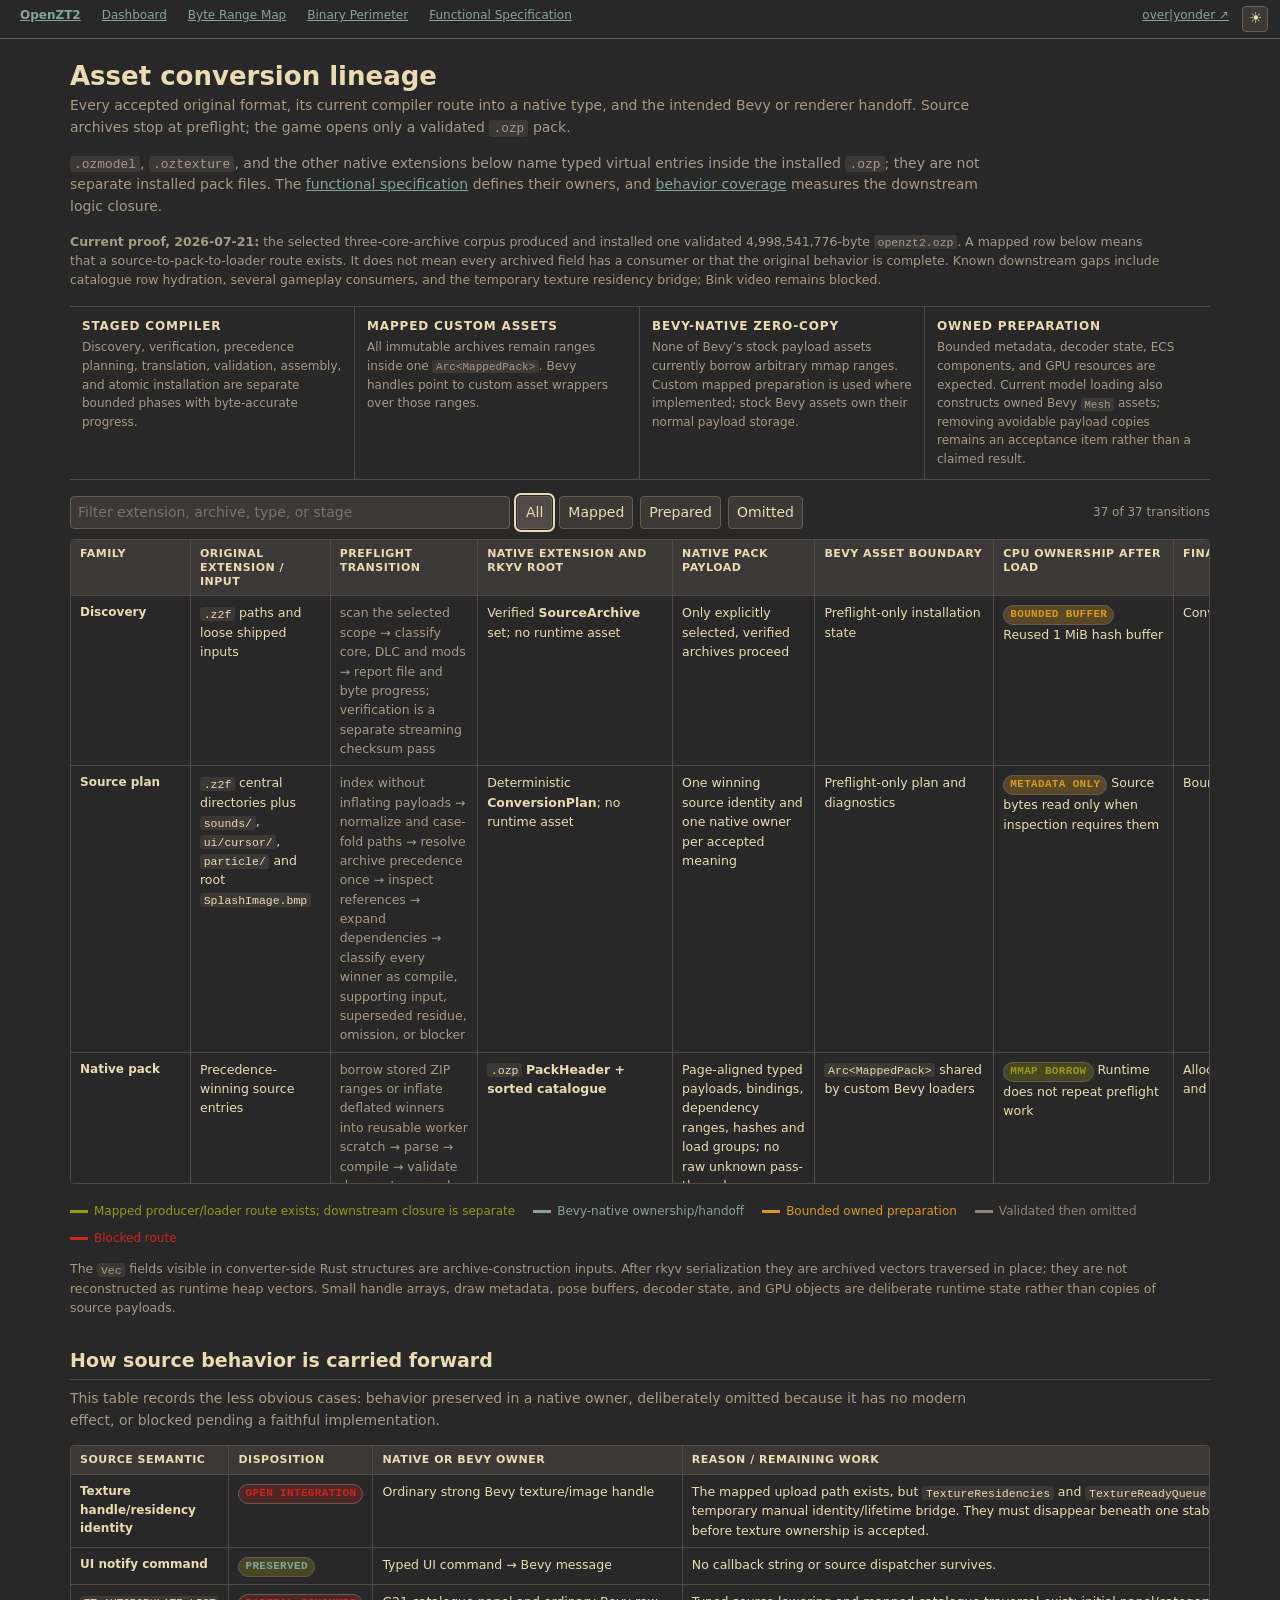
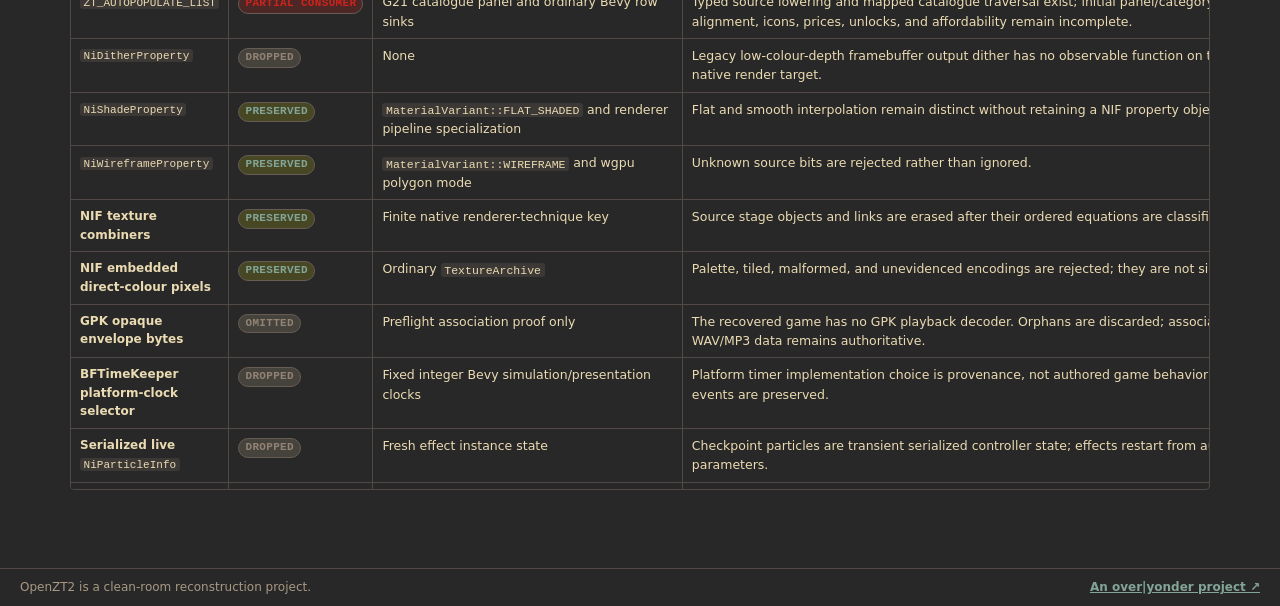
<file: source/asset-lineage.html>
<!doctype html>
<html lang="en">
<meta charset="utf-8">
<meta name="viewport" content="width=device-width, initial-scale=1">
<meta name="robots" content="noindex, nofollow">
<title>OpenZT2 — Asset Lineage</title>
<link rel="canonical" href="https://openzt2.over-yonder.tech/asset-lineage">
<style>
:root{color-scheme:light;--fg:#3c3836;--muted:#7c6f64;--line:#d5c4a1;--panel:#fbf1c7;--soft:#ebdbb2;--link:#076678;--control:#f2e5bc;--control-border:#a89984;--active:#ebdbb2;--mapped:#79740e;--native:#076678;--prepared:#b57614;--omitted:#7c6f64;--blocked:#9d0006}
:root[data-theme="dark"]{color-scheme:dark;--fg:#ebdbb2;--muted:#a89984;--line:#504945;--panel:#282828;--soft:#3c3836;--link:#83a598;--control:#3c3836;--control-border:#665c54;--active:#504945;--mapped:#98971a;--native:#83a598;--prepared:#d79921;--omitted:#928374;--blocked:#cc241d}
*{box-sizing:border-box}html,body{background:var(--panel);color:var(--fg)}body{margin:0;font:14px/1.5 system-ui,sans-serif}a{color:var(--link)}
button,input{background:var(--control);color:var(--fg);border:1px solid var(--control-border);border-radius:4px;font:inherit}
main{padding:18px 20px 64px}h1{margin:6px 0 3px;font-size:26px;line-height:1.15}.lede{max-width:920px;margin:0;color:var(--muted)}
.contract{display:grid;grid-template-columns:repeat(4,minmax(0,1fr));gap:0;margin:22px 0 18px;border-block:1px solid var(--line)}.contract div{padding:11px 14px;border-right:1px solid var(--line)}.contract div:last-child{border-right:0}.contract strong{display:block;margin-bottom:2px;font-size:12px;text-transform:uppercase;letter-spacing:.07em}.contract span{color:var(--muted);font-size:13px}
.toolbar{display:flex;align-items:center;gap:8px;margin:14px 0 8px}.toolbar input{width:min(440px,100%);padding:7px 9px}.toolbar button{padding:7px 10px;cursor:pointer}.toolbar button[aria-pressed="true"]{background:var(--active);outline:1px solid var(--fg)}.count{margin-left:auto;color:var(--muted);font-size:12px}
.lineage-wrap{max-height:calc(100vh - 255px);overflow:auto;border-block:1px solid var(--line)}table{width:100%;min-width:1540px;border-collapse:separate;border-spacing:0;font-size:12.5px}th,td{padding:8px 10px;text-align:left;vertical-align:top;border-right:1px solid var(--line);border-bottom:1px solid var(--line)}th:last-child,td:last-child{border-right:0}thead th{position:sticky;top:0;z-index:4;background:var(--soft);font-size:11px;line-height:1.25;text-transform:uppercase;letter-spacing:.055em}tbody th{position:sticky;left:0;z-index:2;width:110px;background:var(--panel);font-size:12px}tbody tr:hover td,tbody tr:hover th{background:color-mix(in srgb,var(--soft) 60%,var(--panel))}tbody tr[hidden]{display:none}
code{font-family:ui-monospace,SFMono-Regular,Menlo,Consolas,monospace;font-size:.94em;background:var(--soft);padding:.05em .3em;border-radius:3px;white-space:nowrap}.flow{color:var(--muted)}.flow b{color:var(--fg);font-weight:600}.status{display:inline-block;padding:1px 6px;border:1px solid currentColor;border-radius:9px;font:700 10px/1.45 ui-monospace,SFMono-Regular,Menlo,Consolas,monospace;text-transform:uppercase;letter-spacing:.03em;white-space:nowrap}.mapped{color:var(--mapped)}.native{color:var(--native)}.prepared{color:var(--prepared)}.omitted{color:var(--omitted)}.blocked{color:var(--blocked)}
.legend{display:flex;flex-wrap:wrap;gap:8px 18px;margin:10px 0 0;color:var(--muted);font-size:12px}.legend span{display:flex;align-items:center;gap:6px}.legend i{width:18px;height:3px;background:currentColor}.note{max-width:1100px;margin:12px 0 0;color:var(--muted);font-size:12.5px}
@media(max-width:800px){main{padding:12px 10px 38px}.contract{grid-template-columns:1fr}.contract div{border-right:0;border-bottom:1px solid var(--line)}.contract div:last-child{border-bottom:0}.toolbar{align-items:stretch;flex-wrap:wrap}.toolbar input{flex:1 1 100%}.count{margin-left:0}.lineage-wrap{max-height:none}}
</style>
<link rel="stylesheet" href="site-shell.css?v=2">
<!-- Cloudflare Web Analytics -->
<script defer src="https://static.cloudflareinsights.com/beacon.min.js" data-cf-beacon="{&quot;token&quot;:&quot;7462f5834b4745449f0f5e46d98a53ab&quot;}"></script>
<!-- End Cloudflare Web Analytics -->
<body>
<nav class="tabs" aria-label="OpenZT2"><a class="site-brand" href="/">OpenZT2</a><a href="/"><span class="nav-icon" aria-hidden="true">▣</span><span class="nav-label">Dashboard</span></a><a href="zt-disk-map"><span class="nav-icon" aria-hidden="true">▦</span><span class="nav-label">Byte Range Map</span></a><a href="perimeter"><span class="nav-icon" aria-hidden="true">▤</span><span class="nav-label">Binary Perimeter</span></a><a class="active" href="functional-specification#native-asset-transformation"><span class="nav-icon" aria-hidden="true">◇</span><span class="nav-label">Functional Specification</span></a><a class="site-company" href="https://over-yonder.tech/">over|yonder ↗</a></nav>
<main>
 <h1>Asset conversion lineage</h1>
 <p class="lede">Every accepted original format, its current compiler route into a native type, and the intended Bevy or renderer handoff. Source archives stop at preflight; the game opens only a validated <code>.ozp</code> pack.</p>
 <p class="lede"><code>.ozmodel</code>, <code>.oztexture</code>, and the other native extensions below name typed virtual entries inside the installed <code>.ozp</code>; they are not separate installed pack files. The <a href="functional-specification">functional specification</a> defines their owners, and <a href="behavior-coverage">behavior coverage</a> measures the downstream logic closure.</p>
 <p class="note"><strong>Current proof, 2026-07-21:</strong> the selected three-core-archive corpus produced and installed one validated 4,998,541,776-byte <code>openzt2.ozp</code>. A mapped row below means that a source-to-pack-to-loader route exists. It does not mean every archived field has a consumer or that the original behavior is complete. Known downstream gaps include catalogue row hydration, several gameplay consumers, and the temporary texture residency bridge; Bink video remains blocked.</p>
 <section class="contract" aria-label="Runtime ownership contract">
  <div><strong>Staged compiler</strong><span>Discovery, verification, precedence planning, translation, validation, assembly, and atomic installation are separate bounded phases with byte-accurate progress.</span></div>
  <div><strong>Mapped custom assets</strong><span>All immutable archives remain ranges inside one <code>Arc&lt;MappedPack&gt;</code>. Bevy handles point to custom asset wrappers over those ranges.</span></div>
  <div><strong>Bevy-native zero-copy</strong><span>None of Bevy’s stock payload assets currently borrow arbitrary mmap ranges. Custom mapped preparation is used where implemented; stock Bevy assets own their normal payload storage.</span></div>
  <div><strong>Owned preparation</strong><span>Bounded metadata, decoder state, ECS components, and GPU resources are expected. Current model loading also constructs owned Bevy <code>Mesh</code> assets; removing avoidable payload copies remains an acceptance item rather than a claimed result.</span></div>
 </section>
 <div class="toolbar" aria-label="Lineage filters">
  <input id="search" type="search" placeholder="Filter extension, archive, type, or stage" aria-label="Filter asset lineage">
  <button type="button" data-filter="all" aria-pressed="true">All</button>
  <button type="button" data-filter="mapped" aria-pressed="false">Mapped</button>
  <button type="button" data-filter="prepared" aria-pressed="false">Prepared</button>
  <button type="button" data-filter="omitted" aria-pressed="false">Omitted</button>
  <span class="count" id="count"></span>
 </div>
 <div class="lineage-wrap">
  <table id="lineage">
   <thead><tr><th>Family</th><th>Original extension / input</th><th>Preflight transition</th><th>Native extension and rkyv root</th><th>Native pack payload</th><th>Bevy asset boundary</th><th>CPU ownership after load</th><th>Final handoff</th></tr></thead>
   <tbody>
    <tr data-state="prepared"><th>Discovery</th><td><code>.z2f</code> paths and loose shipped inputs</td><td class="flow">scan the selected scope → classify core, DLC and mods → report file and byte progress; verification is a separate streaming checksum pass</td><td>Verified <b>SourceArchive</b> set; no runtime asset</td><td>Only explicitly selected, verified archives proceed</td><td>Preflight-only installation state</td><td><span class="status prepared">bounded buffer</span> Reused 1 MiB hash buffer</td><td>Conversion planner input</td></tr>
    <tr data-state="prepared"><th>Source plan</th><td><code>.z2f</code> central directories plus <code>sounds/</code>, <code>ui/cursor/</code>, <code>particle/</code> and root <code>SplashImage.bmp</code></td><td class="flow">index without inflating payloads → normalize and case-fold paths → resolve archive precedence once → inspect references → expand dependencies → classify every winner as compile, supporting input, superseded residue, omission, or blocker</td><td>Deterministic <b>ConversionPlan</b>; no runtime asset</td><td>One winning source identity and one native owner per accepted meaning</td><td>Preflight-only plan and diagnostics</td><td><span class="status prepared">metadata only</span> Source bytes read only when inspection requires them</td><td>Bounded compiler DAG</td></tr>
    <tr data-state="mapped"><th>Native pack</th><td>Precedence-winning source entries</td><td class="flow">borrow stored ZIP ranges or inflate deflated winners into reusable worker scratch → parse → compile → validate rkyv roots → resolve native dependency IDs → stream payload segment → assemble sorted catalogue → atomically install</td><td><code>.ozp</code> <b>PackHeader + sorted catalogue</b></td><td>Page-aligned typed payloads, bindings, dependency ranges, hashes and load groups; no raw unknown pass-through</td><td><code>Arc&lt;MappedPack&gt;</code> shared by custom Bevy loaders</td><td><span class="status mapped">mmap borrow</span> Runtime does not repeat preflight work</td><td>Allocation-free catalogue and binding lookup</td></tr>
    <tr data-state="prepared"><th>Persistence</th><td><code>.z2s</code> original save</td><td class="flow">runtime boundary; never accepted as preflight content</td><td><code>.ozs</code> <b>OpenZT2 snapshot</b></td><td>Outside <code>.ozp</code></td><td>Persistence systems, not a Bevy content asset</td><td><span class="status prepared">owned Vec</span> Explicit save/load snapshot</td><td>ECS snapshot application</td></tr>

    <tr data-state="mapped"><th>UI</th><td><code>.xml</code> <code>.maxml</code> <code>.zt2</code> <code>.trk</code> <code>.old</code></td><td class="flow">BFXML repair → semantic classification → widget, style, command and reference binding</td><td><code>.ozui</code> <b>UiArchive</b></td><td>Flat nodes, child ranges, strings, bindings and dependencies</td><td><code>UiDocumentAsset</code> (custom Bevy Asset)</td><td><span class="status mapped">mmap borrow</span> No second document tree</td><td>Ordinary Bevy UI entities/components; catalogue row hydration remains partial</td></tr>
    <tr data-state="mapped"><th>Localization</th><td><code>.xml</code> <code>.maxml</code> <code>.zt2</code></td><td class="flow">decode → merge locale fragments → resolve fallback order</td><td><code>.ozloc</code> <b>LocalizationArchive</b></td><td>Sorted keys and string ranges</td><td><code>LocalizationAsset</code> (custom Bevy Asset)</td><td><span class="status mapped">mmap borrow</span></td><td>Borrowed localized strings</td></tr>
    <tr data-state="mapped"><th>Behavior</th><td><code>.tsk</code> <code>.beh</code> and behavior XML</td><td class="flow">compile task sets, subjects, callbacks and typed operations</td><td><code>.ozbehavior</code> <b>BehaviorArchive</b></td><td>Task tables, subject joins and operation streams</td><td><code>BehaviorProgramAsset</code> (custom Bevy Asset)</td><td><span class="status mapped">mmap borrow</span></td><td>Focused ECS behavior routes exist; semantic contract review remains open</td></tr>
    <tr data-state="mapped"><th>World data</th><td><code>.xml</code> <code>.maxml</code> <code>.zt2</code></td><td class="flow">resolve inheritance, managers, catalogues, placeables and gameplay definitions</td><td><code>.ozdefinitions</code> <b>WorldDefinitionsArchive</b></td><td>Consumer-shaped flat definition tables</td><td><code>WorldDefinitionsAsset</code> (custom Bevy Asset)</td><td><span class="status mapped">mmap borrow</span></td><td>Named ECS consumer routes exist; complete field consumption remains open</td></tr>
    <tr data-state="mapped"><th>Scenarios</th><td><code>.xml</code> <code>.maxml</code> <code>.zt2</code></td><td class="flow">compile campaigns, maps, objectives, rewards and scenario operations</td><td><code>.ozscenario</code> <b>WorldScenarioArchive</b></td><td>Scenario and map tables</td><td><code>WorldScenarioAsset</code> (custom Bevy Asset)</td><td><span class="status mapped">mmap borrow</span></td><td>Scenario lifecycle routes exist; objective and consequence parity remains open</td></tr>
    <tr data-state="mapped"><th>Species</th><td><code>.xml</code> <code>.maxml</code> <code>.zt2</code></td><td class="flow">compile species, needs, compatibility and authored defaults</td><td><code>.ozspecies</code> <b>SpeciesArchive</b></td><td>Sorted species and relationship tables</td><td><code>SpeciesCatalogAsset</code> (custom Bevy Asset)</td><td><span class="status mapped">mmap borrow</span></td><td>Animal prefab and lifecycle routes exist; complete field and behavior consumption remains open</td></tr>
    <tr data-state="mapped"><th>Lua</th><td><code>.lua</code> Lua 5.0 source</td><td class="flow">classify behavior or scenario ownership → compile supported functions and calls into typed operations; any unowned command remains a blocking diagnostic</td><td><code>.ozbehavior</code> or <code>.ozscenario</code></td><td>The selected core corpus has typed dispositions; complete authored semantics are not yet behaviorally accepted</td><td>Owning mapped behavior/scenario asset</td><td><span class="status mapped">typed lowering</span> No runtime Lua VM or source fallback</td><td>Focused ECS routes exist; semantic review remains open</td></tr>
    <tr data-state="omitted"><th>Lua bytecode</th><td><code>.bin</code> Lua 5.0 bytecode</td><td class="flow">validate the compiled chunk and prove that its behavior has a typed A10/A19 owner → omit only after that proof</td><td>—</td><td>No second runtime representation</td><td>—</td><td><span class="status omitted">conditional omission</span></td><td>The typed behavior or scenario owner wins</td></tr>
    <tr data-state="omitted"><th>Schemas</th><td><code>.xdr</code></td><td class="flow">validate tooling schema → omit from runtime</td><td>—</td><td>Not packed</td><td>—</td><td><span class="status omitted">omitted</span></td><td>Preflight validation only</td></tr>
    <tr data-state="omitted"><th>Launcher</th><td><code>.dl</code></td><td class="flow">read launcher metadata only → omit</td><td>—</td><td>Not packed</td><td>—</td><td><span class="status omitted">omitted</span></td><td>Preflight UI metadata</td></tr>

    <tr data-state="prepared"><th>Models</th><td><code>.nif</code> <code>.bfb</code></td><td class="flow">parse block graph → resolve hierarchy, materials and skeleton → write vertex/index tables in the native model contract</td><td><code>.ozmodel</code> <b>ModelArchive</b></td><td>Vertex/index ranges, draw metadata, bounds and skin bindings</td><td><code>ModelAsset</code> creates ordinary strong Bevy <code>Handle&lt;Mesh&gt;</code> primitives</td><td><span class="status prepared">bounded preparation</span> Current loader constructs Bevy meshes from mapped records</td><td>Bevy <code>Mesh3d</code>, culling, batching and rendering; direct mapped GPU upload remains unproved</td></tr>
    <tr data-state="mapped"><th>Scenes</th><td><code>.nif</code> <code>.bfb</code></td><td class="flow">flatten authored prefab hierarchy and dependencies</td><td><code>.ozscene</code> <b>ScenePrefabArchive</b></td><td>Flat entities, child ranges, attachments, colliders and renderables</td><td><code>ScenePrefabAsset</code> (custom Bevy Asset)</td><td><span class="status mapped">mmap borrow</span></td><td>Bevy entities and small components</td></tr>
    <tr data-state="prepared"><th>NIF materials</th><td><code>.nif</code> embedded properties</td><td class="flow">lower resolved fixed-function state, texture combiners, flat shading and wireframe fill; erase source property objects</td><td><code>.ozmaterial</code> <b>MaterialArchive</b></td><td>Deterministic per-geometry material and pipeline-specialization records</td><td><code>MaterialAsset</code> owns strong Bevy <code>StandardMaterial</code> or <code>NativeMaterial</code> handles</td><td><span class="status prepared">bounded preparation</span> Mapped facts plus Bevy material assets</td><td>Bevy material pipeline and texture handles; complete shader parity remains open</td></tr>
    <tr data-state="mapped"><th>Rigging</th><td><code>.nif</code> <code>.bfb</code> skeleton data</td><td class="flow">resolve joint order, inverse bind pose and skin weights into model contract</td><td><code>.ozmodel</code> <b>ModelArchive skeleton tables</b></td><td>Skeleton identity also keys animation binding catalogue</td><td><code>ModelAsset</code> projected into Bevy joint entities and <code>SkinnedMesh</code></td><td><span class="status mapped">mmap borrow</span> Bevy owns live transforms and GPU skinning</td><td>Bevy animation targets and skinned rendering</td></tr>

    <tr data-state="mapped"><th>Animation</th><td><code>.bf</code> <code>.kf</code></td><td class="flow">parse clips/controllers → join to resolved skeleton → quantize key tables</td><td><code>.ozanim</code> <b>AnimationArchive</b></td><td>Tracks, keys, clips and skeleton binding</td><td><code>AnimationAsset</code> (custom Bevy Asset)</td><td><span class="status mapped">mmap borrow</span> Bounded pose scratch only</td><td>ECS animator sampling → skin palette</td></tr>
    <tr data-state="mapped"><th>Animation graph</th><td><code>.bfm</code></td><td class="flow">compile graph, transitions, sequences and clip references</td><td><code>.ozanim</code> <b>AnimationArchive graph tables</b></td><td>Graph data co-located with clip contract</td><td><code>AnimationAsset</code> (custom Bevy Asset)</td><td><span class="status mapped">mmap borrow</span></td><td>ECS animation graph state</td></tr>
    <tr data-state="mapped"><th>Animation events</th><td><code>.txtkeys</code></td><td class="flow">parse authored key events → compile sorted marker table</td><td><code>.ozanim</code> <b>AnimationArchive event tables</b></td><td>Markers share clip identity</td><td><code>AnimationAsset</code> (custom Bevy Asset)</td><td><span class="status mapped">mmap borrow</span></td><td>Bevy animation messages</td></tr>
    <tr data-state="omitted"><th>Animation residue</th><td><code>.kfm</code> <code>.kfinfo</code> <code>.bip</code></td><td class="flow">validate exact authored residue and preferred same-stem source → omit</td><td>—</td><td>Not packed independently</td><td>—</td><td><span class="status omitted">omitted</span></td><td>Resolved <code>.ozanim</code> owns behavior</td></tr>

    <tr data-state="prepared"><th>Materials</th><td><code>.bfmat</code></td><td class="flow">parse parameters → resolve textures, modes and fixed-function render state</td><td><code>.ozmaterial</code> <b>MaterialArchive</b></td><td>Flat parameters, texture IDs and render state</td><td><code>MaterialAsset</code> owns strong Bevy <code>StandardMaterial</code> or <code>NativeMaterial</code> handles</td><td><span class="status prepared">bounded preparation</span> Mapped facts plus Bevy material assets</td><td>Bevy material pipeline and bind groups; full authored-property consumption remains open</td></tr>
    <tr data-state="mapped"><th>Shaders</th><td><code>.fx</code> <code>.h</code></td><td class="flow">parse supported technique vocabulary → validate variants → compile GPU modules</td><td><code>.ozshader</code> <b>ShaderArchive</b></td><td>Preflight-produced module bytes and variant tables</td><td><code>ShaderAsset</code> (custom Bevy Asset)</td><td><span class="status mapped">mmap borrow</span></td><td>Borrow module bytes for pipeline creation</td></tr>
    <tr data-state="prepared"><th>Effects</th><td><code>.fx</code> <code>.h</code> <code>.psys</code> and NIF particle blocks</td><td class="flow">compile emitters, modifier chains, mesh prototypes, curves, clocks and dependencies; discard source links and checkpoint particles</td><td><code>.ozeffect</code> <b>EffectArchive</b></td><td>Flat effect, curve and ordered mesh-prototype tables</td><td><code>EffectAsset</code> (mapped) → Bevy Hanabi assets</td><td><span class="status prepared">bounded Vec</span> Hanabi graph/modifiers once; payload stays mapped</td><td>Bevy Hanabi particle simulation/rendering</td></tr>

    <tr data-state="mapped"><th>Textures</th><td><code>.dds</code></td><td class="flow">translate identifiers → validate authored mips → preserve compatible BC blocks; convert only unsupported branch</td><td><code>.oztexture</code> <b>TextureArchive</b></td><td>Tight GPU subresources; no pad/unpad cycle</td><td><code>TextureAsset</code> → custom render preparation → Bevy <code>GpuImage</code></td><td><span class="status mapped">mmap borrow</span> No Bevy <code>Image.data</code> copy</td><td>One upload from <code>&amp;[u8]</code> to wgpu texture</td></tr>
    <tr data-state="mapped"><th>Textures</th><td><code>.tga</code> <code>.bmp</code> <code>.jpg</code> <code>.jpeg</code> <code>.cur</code></td><td class="flow">decode offline → generate mips only when absent/invalid → encode target-native GPU format</td><td><code>.oztexture</code> <b>TextureArchive</b></td><td>Tight GPU subresources</td><td><code>TextureAsset</code> → custom render preparation → Bevy <code>GpuImage</code></td><td><span class="status mapped">mmap borrow</span> No decoded runtime image Vec</td><td>One upload from mapped bytes</td></tr>
    <tr data-state="mapped"><th>Embedded textures</th><td><code>.nif</code> <code>NiSourceTexture</code> + direct-colour <code>NiPixelData</code></td><td class="flow">resolve channel masks and mip payload offline → enter the same target-native texture producer</td><td><code>.oztexture</code> <b>TextureArchive</b></td><td>Ordinary texture identity and tight GPU subresources; no NIF block identity at runtime</td><td><code>TextureAsset</code> → custom render preparation → Bevy <code>GpuImage</code></td><td><span class="status mapped">mmap borrow</span></td><td>One upload from mapped bytes</td></tr>
    <tr data-state="omitted"><th>Image residue</th><td><code>.psd</code></td><td class="flow">not an original runtime loader input; audit and omit</td><td>—</td><td>Not packed</td><td>—</td><td><span class="status omitted">omitted</span></td><td>No runtime path</td></tr>

    <tr data-state="mapped"><th>Audio</th><td><code>.wav</code> <code>.wave</code></td><td class="flow">decode offline → small resident PCM16 or large streamed Vorbis according to usage policy</td><td><code>.ozaudio</code> <b>AudioArchive</b></td><td>PCM or encoded stream payload with timing/loop metadata</td><td><code>AudioAsset</code> + custom Bevy <code>NativeAudioSource</code></td><td><span class="status mapped">mmap borrow</span> Decoder cursor owns no payload copy</td><td>Bevy Audio route exists; cue, stage, ambient and soundscape parity remains open</td></tr>
    <tr data-state="mapped"><th>Audio</th><td><code>.mp3</code></td><td class="flow">validate headers, duration and loop policy → retain authored MP3 bytes</td><td><code>.ozaudio</code> <b>AudioArchive</b></td><td>Authored MP3 stream plus metadata</td><td><code>AudioAsset</code> + custom Bevy <code>NativeAudioSource</code></td><td><span class="status mapped">mmap borrow</span></td><td>Bevy Audio route exists; authored playback parity remains open</td></tr>
    <tr data-state="omitted"><th>Audio metadata</th><td><code>.gpk</code></td><td class="flow">treat opaque envelope as a source-graph sidecar → prove a real cue-to-clip association → omit envelope bytes</td><td>Omission proof at preflight only; playable data remains <code>.ozaudio</code></td><td>No GPK payload or invented decoder in the native pack</td><td>Mapped audio cue definitions and ordinary audio handles</td><td><span class="status omitted">omitted</span></td><td>Audio cue ECS systems use the associated encoded clip</td></tr>

    <tr data-state="blocked"><th>Video</th><td><code>.bik</code></td><td class="flow">FFmpeg/libav demux and decode → colour conversion → native AV1 packets</td><td><code>.ozvideo</code> <b>VideoArchive</b></td><td>Blocked until approved Bink frontend/backend is installed</td><td><code>VideoAsset</code> + bounded decoder pool</td><td><span class="status blocked">decoded Vec</span> Reused frame slots only</td><td>Reusable Bevy GPU images</td></tr>

    <tr data-state="mapped"><th>Terrain</th><td><code>.dat</code></td><td class="flow">parse height/cell data → orient units → compile tiles, layers, water and bounds</td><td><code>.ozterrain</code> <b>TerrainArchive</b></td><td>Flat terrain chunks and GPU ranges</td><td><code>TerrainAsset</code> (custom Bevy Asset)</td><td><span class="status mapped">mmap borrow</span></td><td>Terrain entities, sampling and renderer upload</td></tr>
    <tr data-state="mapped"><th>Navigation</th><td><code>.dat</code> plus resolved world definitions</td><td class="flow">derive immutable navigation topology offline</td><td><code>.oznav</code> <b>NavigationArchive</b></td><td>Compact cells, links and lookup ranges</td><td><code>NavigationAsset</code> (custom Bevy Asset)</td><td><span class="status mapped">mmap borrow</span> Per-agent routes are bounded ECS state</td><td>Locomotion/pathfinding route exists; installation and behavioral acceptance remain open</td></tr>

    <tr data-state="omitted"><th>Residue</th><td><code>.txt</code> <code>.corelog</code> <code>.bat</code> and extensionless entries</td><td class="flow">audit corpus role → omit when no original runtime owner exists</td><td>—</td><td>Not packed</td><td>—</td><td><span class="status omitted">omitted</span></td><td>No runtime path</td></tr>
    <tr data-state="prepared"><th>Fonts</th><td>OS font API; no archive extension</td><td class="flow">resolve recovered alias, size and fallback policy</td><td>External boundary; no invented font archive</td><td>Not packed as source content</td><td>Ordinary Bevy text/font and glyph-cache path</td><td><span class="status prepared">Bevy owned</span> Platform/font cache data</td><td>Bevy text renderer</td></tr>
   </tbody>
  </table>
 </div>
 <div class="legend" aria-label="Ownership legend"><span class="mapped"><i></i>Mapped producer/loader route exists; downstream closure is separate</span><span class="native"><i></i>Bevy-native ownership/handoff</span><span class="prepared"><i></i>Bounded owned preparation</span><span class="omitted"><i></i>Validated then omitted</span><span class="blocked"><i></i>Blocked route</span></div>
 <p class="note">The <code>Vec</code> fields visible in converter-side Rust structures are archive-construction inputs. After rkyv serialization they are archived vectors traversed in place; they are not reconstructed as runtime heap vectors. Small handle arrays, draw metadata, pose buffers, decoder state, and GPU objects are deliberate runtime state rather than copies of source payloads.</p>
 <h2>How source behavior is carried forward</h2>
 <p class="lede">This table records the less obvious cases: behavior preserved in a native owner, deliberately omitted because it has no modern effect, or blocked pending a faithful implementation.</p>
 <div class="lineage-wrap">
  <table>
   <thead><tr><th>Source semantic</th><th>Disposition</th><th>Native or Bevy owner</th><th>Reason / remaining work</th></tr></thead>
   <tbody>
    <tr><th>Texture handle/residency identity</th><td><span class="status blocked">open integration</span></td><td>Ordinary strong Bevy texture/image handle</td><td>The mapped upload path exists, but <code>TextureResidencies</code> and <code>TextureReadyQueue</code> still form a temporary manual identity/lifetime bridge. They must disappear beneath one stable Bevy handle before texture ownership is accepted.</td></tr>
    <tr><th>UI notify command</th><td><span class="status native">preserved</span></td><td>Typed UI command → Bevy message</td><td>No callback string or source dispatcher survives.</td></tr>
    <tr><th><code>ZT_AUTOPOPULATE_LIST</code></th><td><span class="status blocked">partial consumer</span></td><td>G21 catalogue panel and ordinary Bevy row sinks</td><td>Typed source lowering and mapped catalogue traversal exist; initial panel/category hydration, owner alignment, icons, prices, unlocks, and affordability remain incomplete.</td></tr>
    <tr><th><code>NiDitherProperty</code></th><td><span class="status omitted">dropped</span></td><td>None</td><td>Legacy low-colour-depth framebuffer output dither has no observable function on the true-colour native render target.</td></tr>
    <tr><th><code>NiShadeProperty</code></th><td><span class="status native">preserved</span></td><td><code>MaterialVariant::FLAT_SHADED</code> and renderer pipeline specialization</td><td>Flat and smooth interpolation remain distinct without retaining a NIF property object.</td></tr>
    <tr><th><code>NiWireframeProperty</code></th><td><span class="status native">preserved</span></td><td><code>MaterialVariant::WIREFRAME</code> and wgpu polygon mode</td><td>Unknown source bits are rejected rather than ignored.</td></tr>
    <tr><th>NIF texture combiners</th><td><span class="status native">preserved</span></td><td>Finite native renderer-technique key</td><td>Source stage objects and links are erased after their ordered equations are classified.</td></tr>
    <tr><th>NIF embedded direct-colour pixels</th><td><span class="status native">preserved</span></td><td>Ordinary <code>TextureArchive</code></td><td>Palette, tiled, malformed, and unevidenced encodings are rejected; they are not silently approximated.</td></tr>
    <tr><th>GPK opaque envelope bytes</th><td><span class="status omitted">omitted</span></td><td>Preflight association proof only</td><td>The recovered game has no GPK playback decoder. Orphans are discarded; associated playable WAV/MP3 data remains authoritative.</td></tr>
    <tr><th>BFTimeKeeper platform-clock selector</th><td><span class="status omitted">dropped</span></td><td>Fixed integer Bevy simulation/presentation clocks</td><td>Platform timer implementation choice is provenance, not authored game behavior; rates and timed events are preserved.</td></tr>
    <tr><th>Serialized live <code>NiParticleInfo</code></th><td><span class="status omitted">dropped</span></td><td>Fresh effect instance state</td><td>Checkpoint particles are transient serialized controller state; effects restart from authored emission parameters.</td></tr>
    <tr><th>NIF particle modifier links</th><td><span class="status native">preserved</span></td><td>Ordered flat modifier table</td><td>Order is preserved; block references, ownership back-links, and source object identities are erased.</td></tr>
    <tr><th>Mesh-particle prototype order and transforms</th><td><span class="status native">preserved</span></td><td>Ordered <code>MeshParticlePrototypeRecord</code> table</td><td>Runtime mesh-particle rendering still requires its dedicated Bevy/Hanabi specialization.</td></tr>
    <tr><th>Planar particle kill collision</th><td><span class="status native">preserved</span></td><td>Native kill-plane modifier</td><td>Finite normalized plane data is compiled directly.</td></tr>
    <tr><th>Planar particle bounce</th><td><span class="status blocked">blocked</span></td><td>Not yet implemented</td><td>Requires a bounded Hanabi collision-response extension; conversion remains a truthful error.</td></tr>
    <tr><th>Same-emitter spawn on collision</th><td><span class="status blocked">blocked</span></td><td>Not yet implemented</td><td>Requires recovered bounded birth/overflow semantics; no dead or fabricated ECS message is retained.</td></tr>
   </tbody>
  </table>
 </div>
</main>
<footer class="site-footer"><span>OpenZT2 is a clean-room reconstruction project.</span><a href="https://over-yonder.tech/">An over|yonder project ↗</a></footer>
<script>
(()=>{const key="zt2-theme",root=document.documentElement,stored=()=>{try{return localStorage.getItem(key)}catch(_){return null}},save=t=>{try{localStorage.setItem(key,t)}catch(_){}};const apply=(t,p=false)=>{root.dataset.theme=t;if(p)save(t);const b=document.querySelector(".theme-toggle");if(b){b.textContent=t==="dark"?"☀":"☾";b.title="Toggle theme"}};apply(stored()==="light"?"light":"dark");window.addEventListener("DOMContentLoaded",()=>{const b=document.createElement("button");b.type="button";b.className="theme-toggle";b.onclick=()=>apply(root.dataset.theme==="dark"?"light":"dark",true);document.querySelector(".tabs").append(b);apply(root.dataset.theme||"dark")})})();
(()=>{const rows=[...document.querySelectorAll("#lineage tbody tr")],search=document.querySelector("#search"),count=document.querySelector("#count"),buttons=[...document.querySelectorAll("[data-filter]")];let state="all";const update=()=>{const q=search.value.trim().toLowerCase();let shown=0;for(const row of rows){const visible=(state==="all"||row.dataset.state===state)&&(!q||row.textContent.toLowerCase().includes(q));row.hidden=!visible;if(visible)shown++}count.textContent=`${shown} of ${rows.length} transitions`};search.addEventListener("input",update);for(const button of buttons)button.addEventListener("click",()=>{state=button.dataset.filter;for(const candidate of buttons)candidate.setAttribute("aria-pressed",String(candidate===button));update()});update()})();
</script>
</html>
</file>
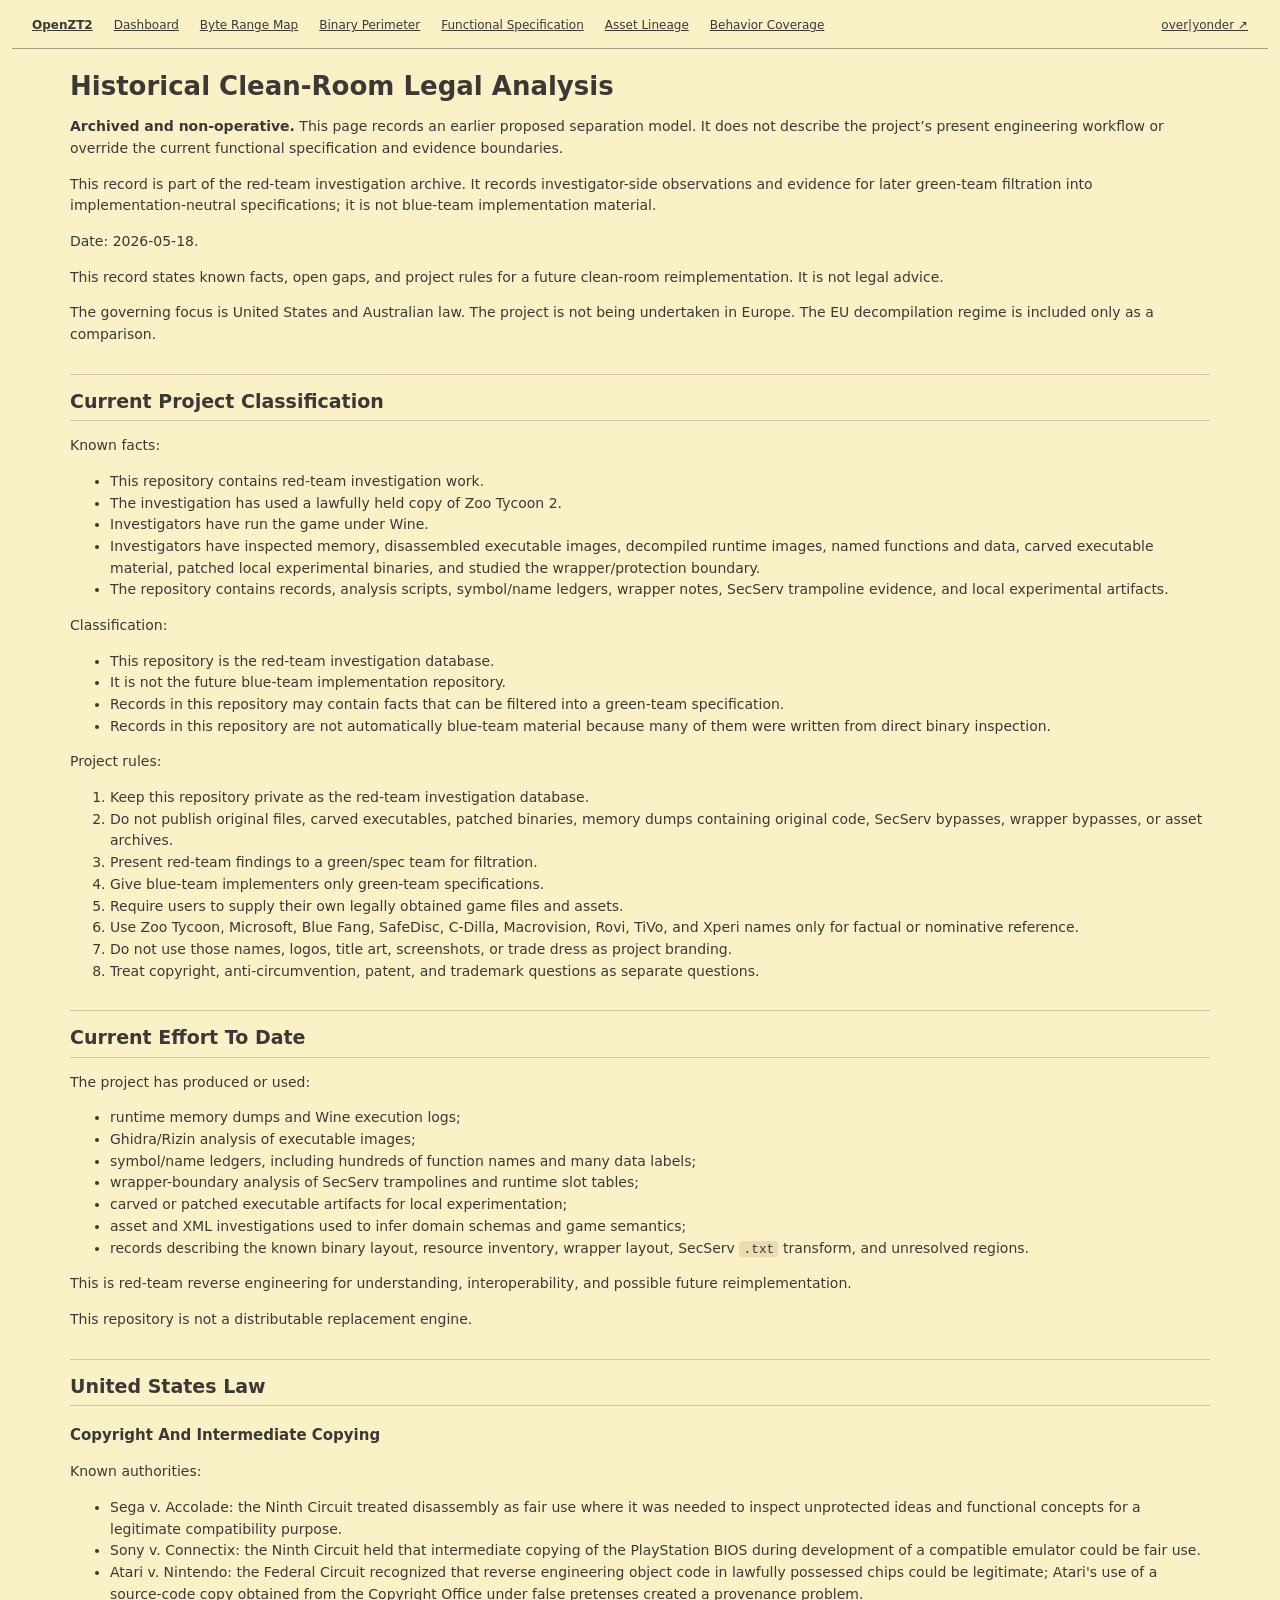
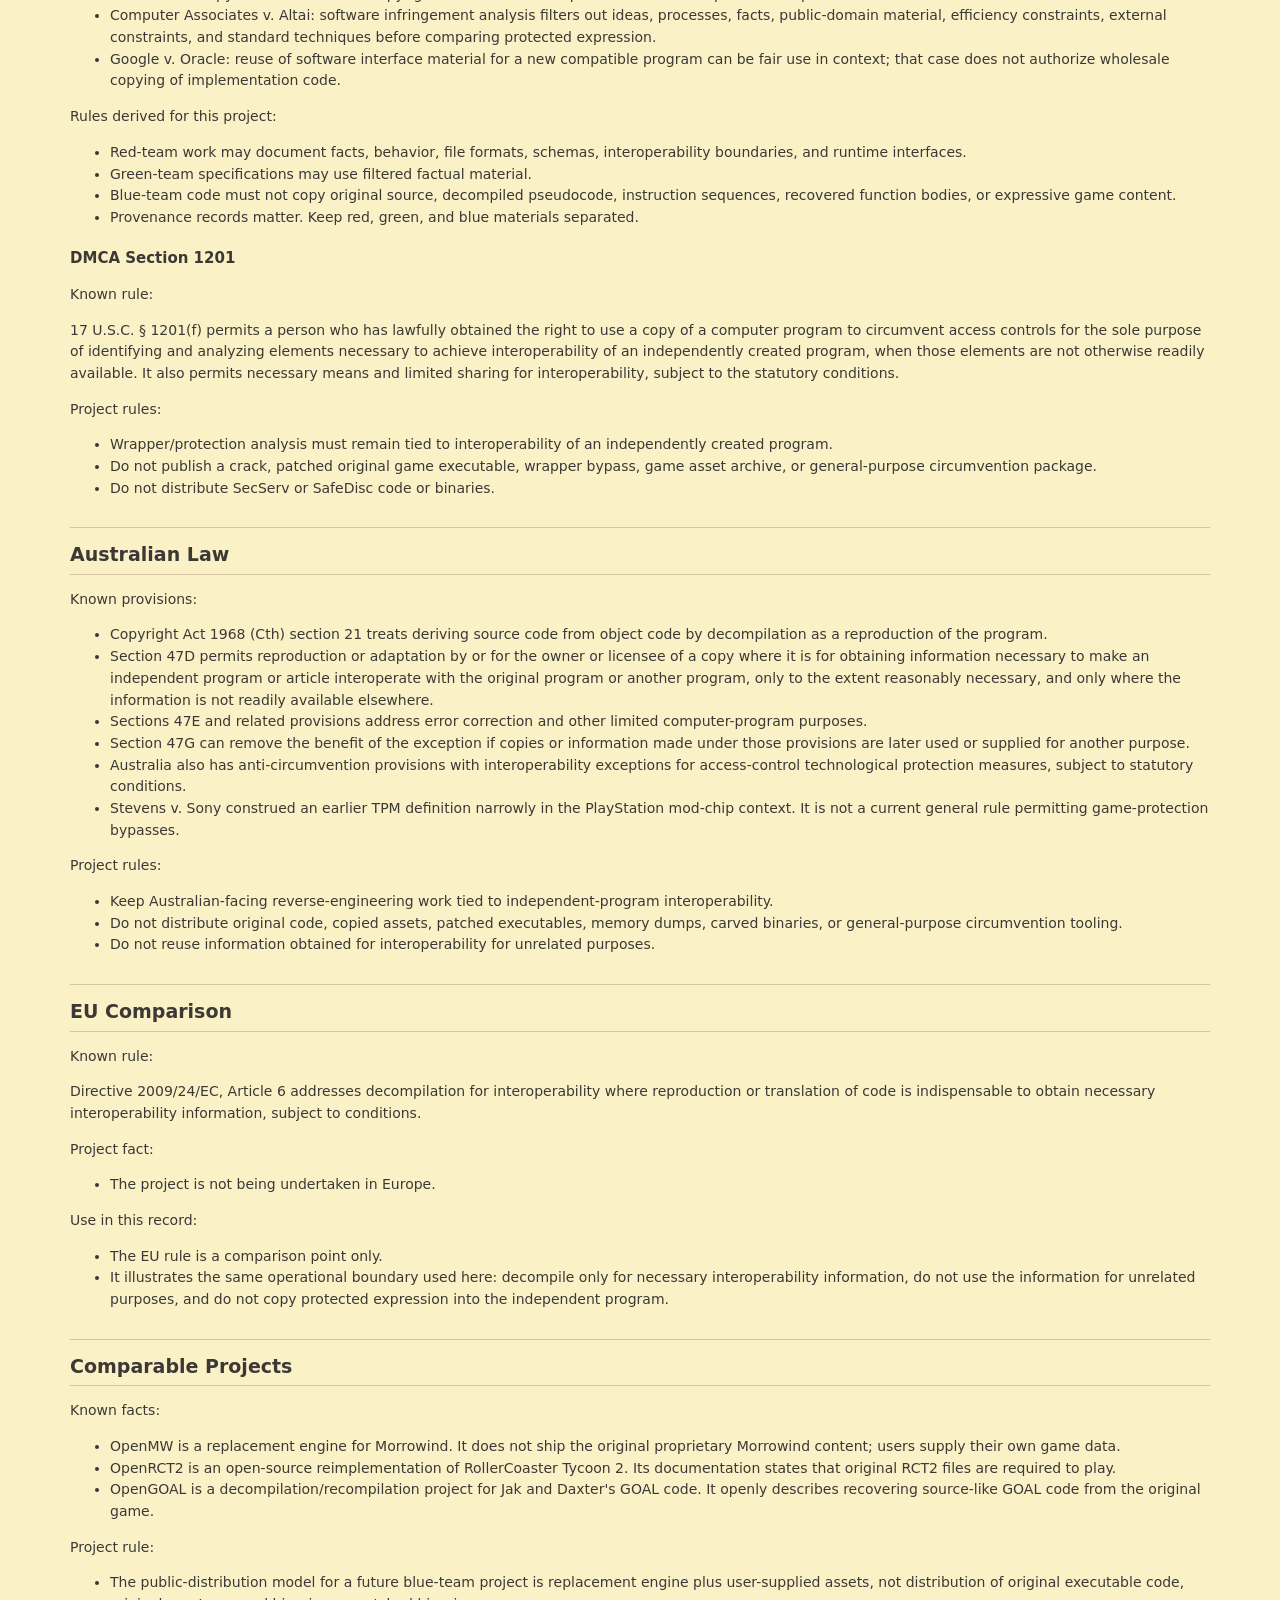
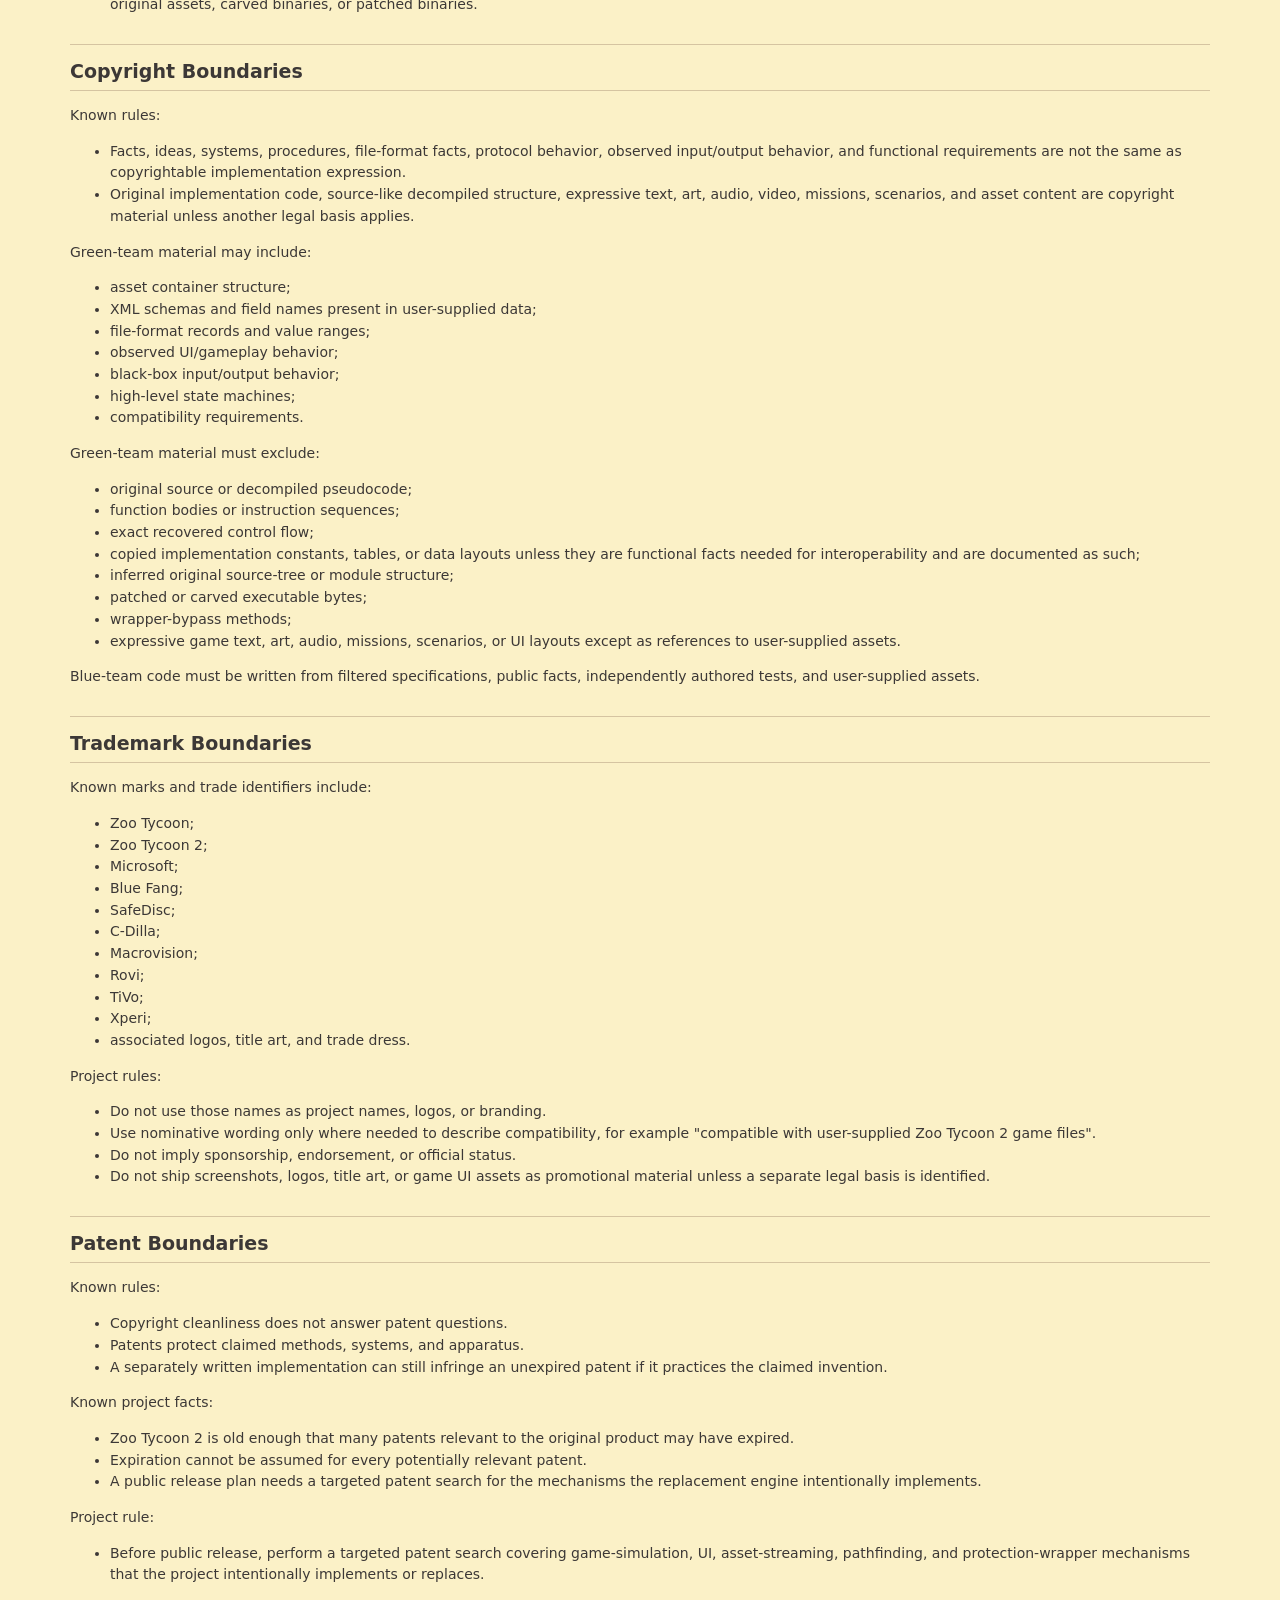
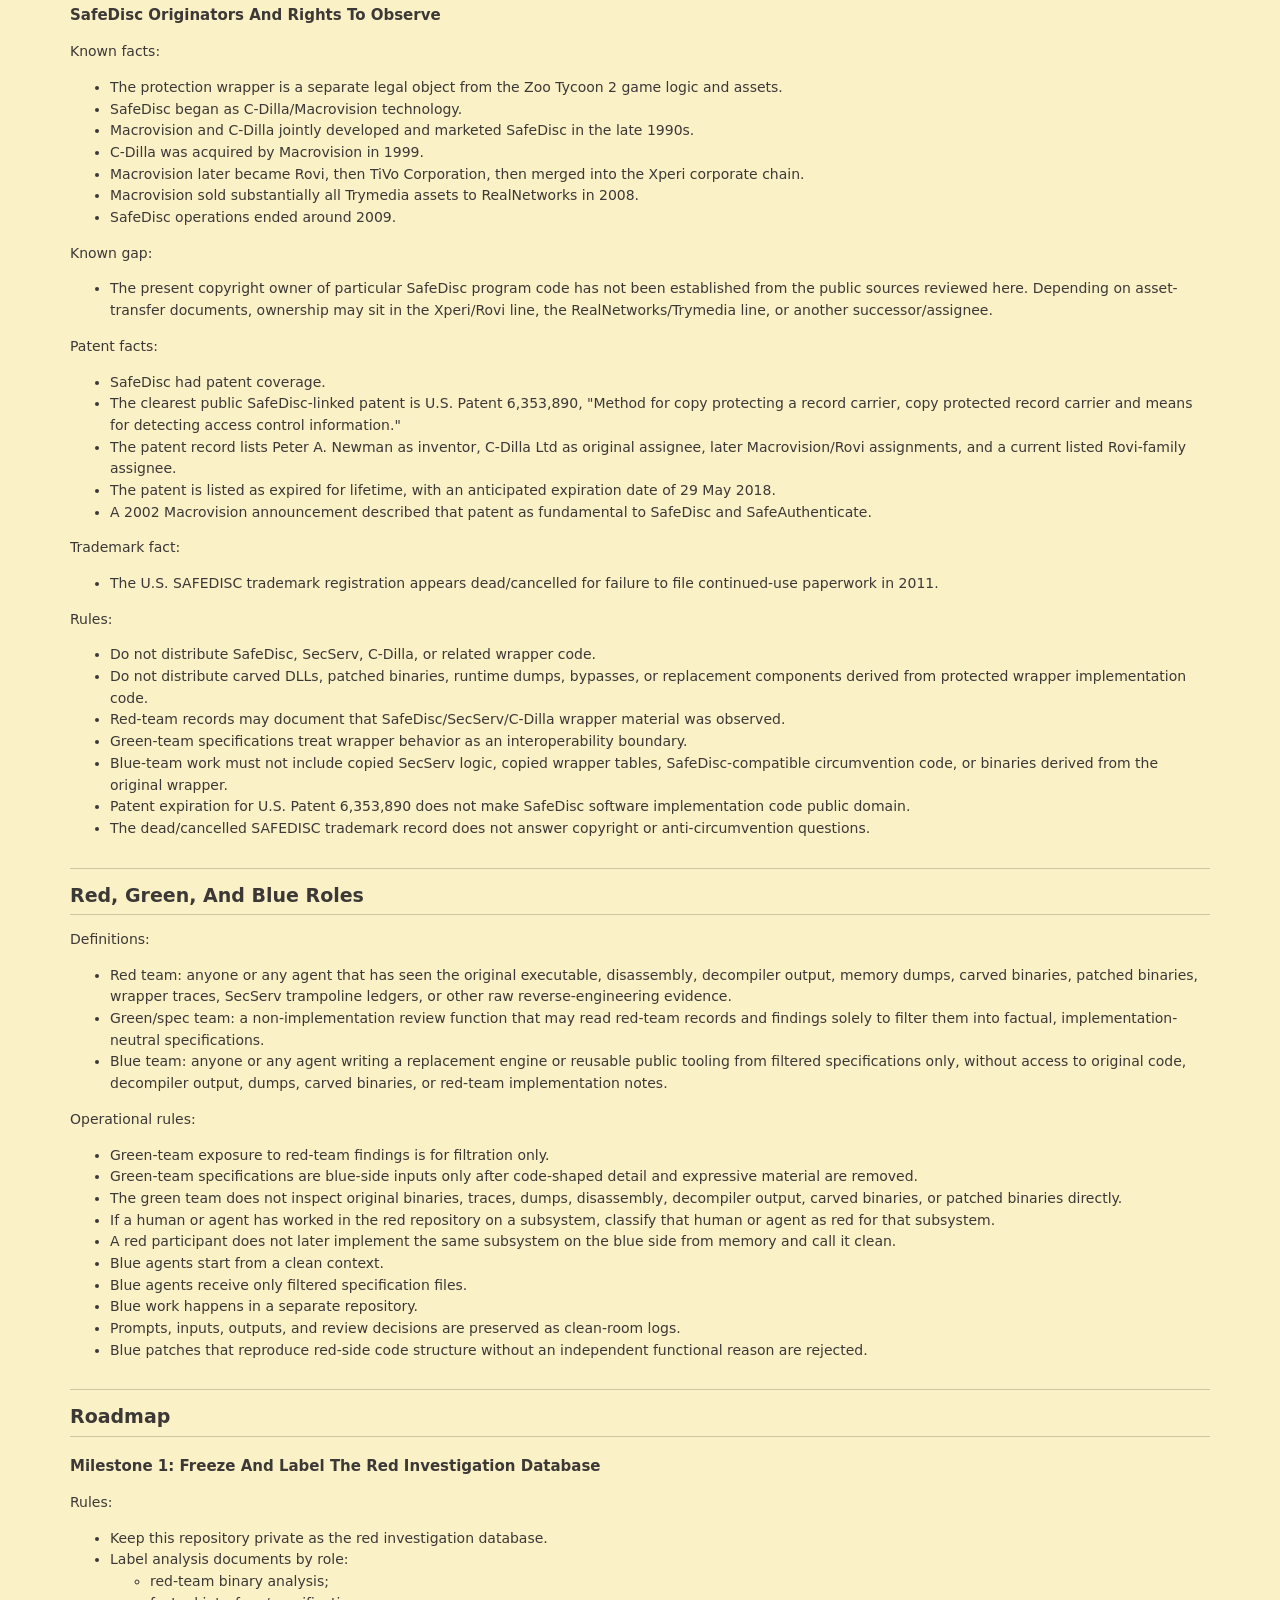
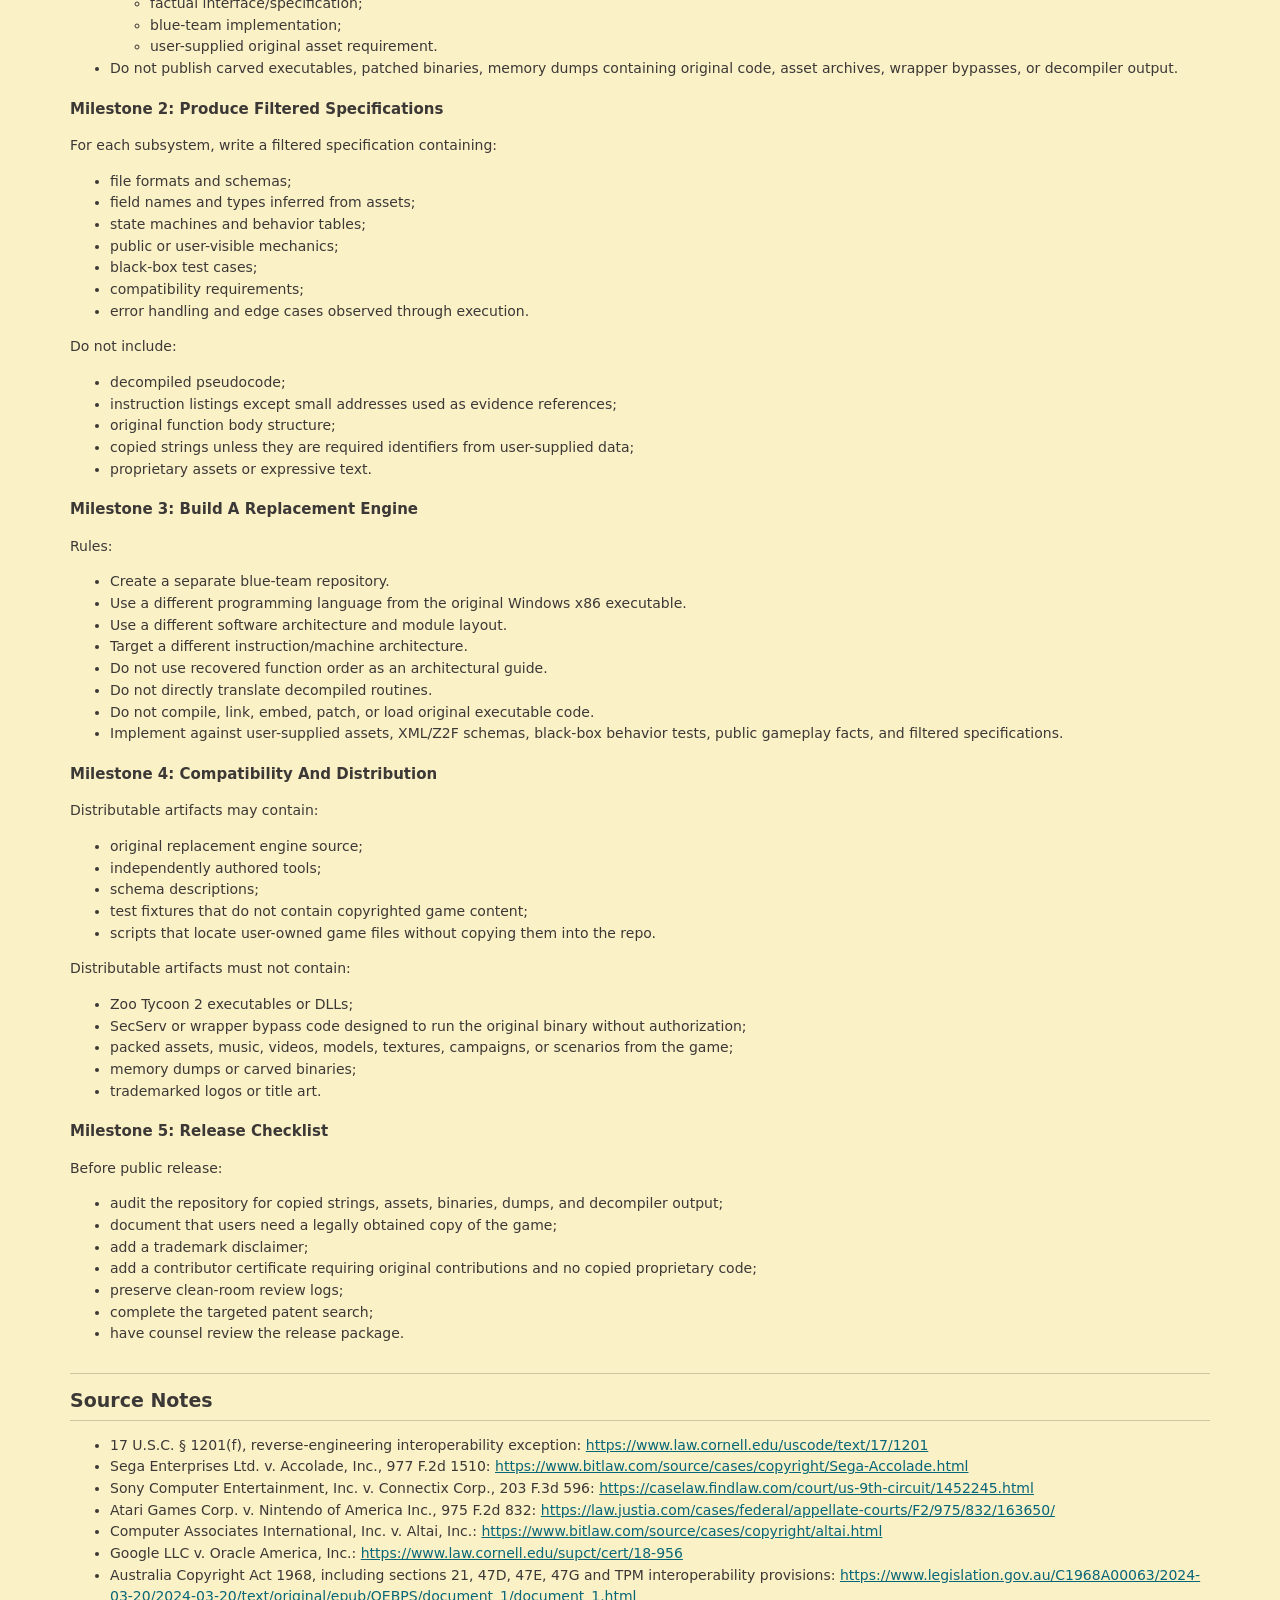
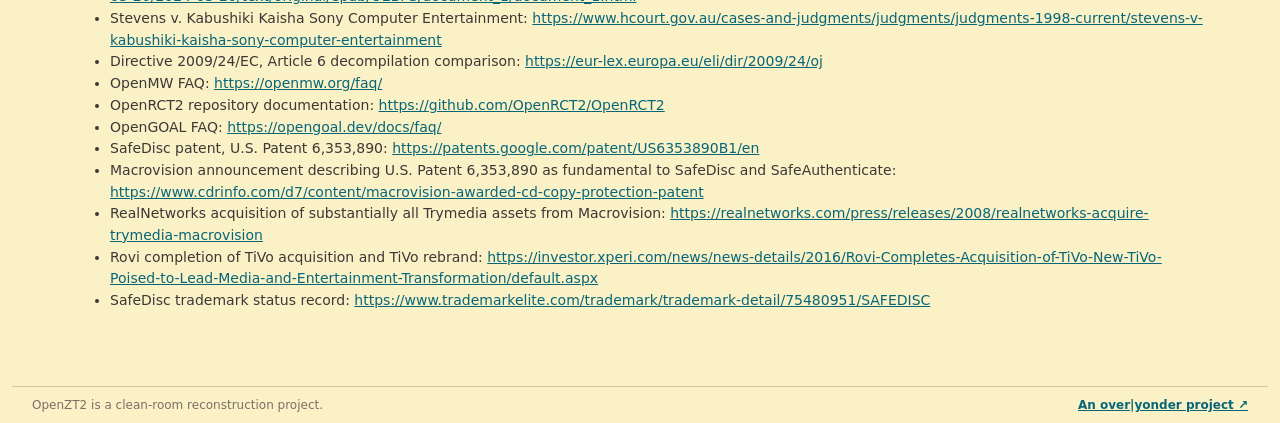
<file: source/clean-room-legal-roadmap.html>
<!doctype html><html lang="en"><meta charset="utf-8"><meta name="viewport" content="width=device-width, initial-scale=1"><title>OpenZT2 — Historical Clean-Room Legal Analysis</title><meta name="robots" content="noindex, nofollow"><link rel="canonical" href="https://openzt2.over-yonder.tech/clean-room-legal-roadmap"><style>
:root{--fg:CanvasText;--muted:GrayText;--line:ButtonBorder}*{box-sizing:border-box}body{margin:0;padding:10px 12px;font:12px/1.45 system-ui,sans-serif;color:var(--fg);background:Canvas}h1{font-size:18px;margin:0 0 10px}h2{font-size:15px;border-top:1px solid var(--line);padding-top:12px;margin-top:18px}h3{font-size:13px}table{border-collapse:collapse;width:100%;margin:10px 0}th,td{border:1px solid var(--line);padding:4px 5px;vertical-align:top}th{text-align:left}pre{border:1px solid var(--line);padding:8px;overflow:auto}code{font-family:ui-monospace,SFMono-Regular,Menlo,Consolas,monospace}blockquote{border-left:3px solid var(--line);margin-left:0;padding-left:10px;color:var(--muted)}
/* shared-gruvbox-theme */
:root{color-scheme:light;--fg:#3c3836;--muted:#7c6f64;--line:#d5c4a1;--panel:#fbf1c7;--soft:#ebdbb2;--link:#076678;--ok:#79740e;--warn:#b57614;--bad:#9d0006;--unk:#8f3f71;--control:#f2e5bc;--control-border:#a89984;--active:#ebdbb2;--code-kw:#9d0006;--code-ty:#076678;--code-st:#79740e;--code-cm:#7c6f64;--code-at:#8f3f71}
:root[data-theme="dark"]{color-scheme:dark;--fg:#ebdbb2;--muted:#a89984;--line:#504945;--panel:#282828;--soft:#3c3836;--link:#83a598;--ok:#b8bb26;--warn:#fabd2f;--bad:#fb4934;--unk:#d3869b;--control:#3c3836;--control-border:#665c54;--active:#504945;--code-kw:#fb4934;--code-ty:#83a598;--code-st:#b8bb26;--code-cm:#928374;--code-at:#d3869b}
html,body{background:var(--panel);color:var(--fg);overscroll-behavior:none}
main,article,section,aside{color:var(--fg)}
a{color:var(--link)}
.tabs a{color:var(--fg)!important;background:var(--panel)!important;border-color:var(--control-border)!important}
.tabs a.active{background:var(--active)!important}
.theme-toggle{position:static;z-index:20;width:24px;height:24px;display:flex;align-items:center;justify-content:center;justify-self:center;align-self:center;background:var(--control)!important;color:var(--fg)!important;border:1px solid var(--control-border)!important;border-radius:4px;padding:0;font:15px/1 system-ui,sans-serif;cursor:pointer}
button,input,select,textarea,.jump input{background:var(--control)!important;color:var(--fg)!important;border-color:var(--control-border)!important}
button:disabled{color:var(--muted)!important;background:var(--soft)!important}
table{border-color:var(--line)}
th,td{border-color:var(--line)}
th{background:var(--soft);color:var(--fg)}
td{background:var(--panel);color:var(--fg)}
pre,code{color:var(--fg)}
pre,details,.box,.toc,.table-wrap,.repo-switch{background:var(--panel)!important;border-color:var(--line)!important}
.repo-switch button[aria-selected="true"]{background:var(--active)!important;border-color:var(--control-border)!important}
.meta,.muted,.filters label,.filter-count,.top-legend{color:var(--muted)!important}
.title,.axis,.legend-title{color:var(--fg)!important}
.bar,.bytebar{background:var(--panel);border-color:var(--control-border)}
.info-table th,.def-table th,#recovery-table th{background:var(--soft);color:var(--fg)}
#recovery-table td{background:var(--panel);color:var(--fg)}
.status-functioning{color:var(--ok)}.status-removed,.status-failed{color:var(--bad)}.status-untested{color:var(--warn)}.status-blocked{color:var(--warn)}
.kw{color:var(--code-kw)}.ty{color:var(--code-ty)}.st{color:var(--code-st)}.cm{color:var(--code-cm)}.at{color:var(--code-at)}
.legal-frame{background:var(--panel);border-color:var(--line)}
@media(max-width:980px){.theme-toggle{margin:0;display:flex}}
/* end-shared-gruvbox-theme */
</style><link rel="stylesheet" href="site-shell.css?v=2"><script>if(self!==top)document.documentElement.classList.add("embedded")</script><!-- Cloudflare Web Analytics -->
<script defer src="https://static.cloudflareinsights.com/beacon.min.js" data-cf-beacon="{&quot;token&quot;:&quot;7462f5834b4745449f0f5e46d98a53ab&quot;}"></script>
<!-- End Cloudflare Web Analytics -->
<body><nav class="tabs" aria-label="OpenZT2"><a class="site-brand" href="/">OpenZT2</a><a href="/">Dashboard</a><a href="zt-disk-map">Byte Range Map</a><a href="perimeter">Binary Perimeter</a><a href="functional-specification">Functional Specification</a><a href="asset-lineage">Asset Lineage</a><a href="behavior-coverage">Behavior Coverage</a><a class="site-company" href="https://over-yonder.tech/">over|yonder ↗</a></nav><main><h1 id="clean-room-legal-roadmap">Historical Clean-Room Legal Analysis</h1>
<p><strong>Archived and non-operative.</strong> This page records an earlier proposed separation model. It does not describe the project’s present engineering workflow or override the current functional specification and evidence boundaries.</p>
<p>This record is part of the red-team investigation archive. It records
investigator-side observations and evidence for later green-team
filtration into implementation-neutral specifications; it is not
blue-team implementation material.</p>
<p>Date: 2026-05-18.</p>
<p>This record states known facts, open gaps, and project rules for a
future clean-room reimplementation. It is not legal advice.</p>
<p>The governing focus is United States and Australian law. The project
is not being undertaken in Europe. The EU decompilation regime is
included only as a comparison.</p>
<h2 id="current-project-classification">Current Project
Classification</h2>
<p>Known facts:</p>
<ul>
<li>This repository contains red-team investigation work.</li>
<li>The investigation has used a lawfully held copy of Zoo Tycoon
2.</li>
<li>Investigators have run the game under Wine.</li>
<li>Investigators have inspected memory, disassembled executable images,
decompiled runtime images, named functions and data, carved executable
material, patched local experimental binaries, and studied the
wrapper/protection boundary.</li>
<li>The repository contains records, analysis scripts, symbol/name
ledgers, wrapper notes, SecServ trampoline evidence, and local
experimental artifacts.</li>
</ul>
<p>Classification:</p>
<ul>
<li>This repository is the red-team investigation database.</li>
<li>It is not the future blue-team implementation repository.</li>
<li>Records in this repository may contain facts that can be filtered
into a green-team specification.</li>
<li>Records in this repository are not automatically blue-team material
because many of them were written from direct binary inspection.</li>
</ul>
<p>Project rules:</p>
<ol type="1">
<li>Keep this repository private as the red-team investigation
database.</li>
<li>Do not publish original files, carved executables, patched binaries,
memory dumps containing original code, SecServ bypasses, wrapper
bypasses, or asset archives.</li>
<li>Present red-team findings to a green/spec team for filtration.</li>
<li>Give blue-team implementers only green-team specifications.</li>
<li>Require users to supply their own legally obtained game files and
assets.</li>
<li>Use Zoo Tycoon, Microsoft, Blue Fang, SafeDisc, C-Dilla,
Macrovision, Rovi, TiVo, and Xperi names only for factual or nominative
reference.</li>
<li>Do not use those names, logos, title art, screenshots, or trade
dress as project branding.</li>
<li>Treat copyright, anti-circumvention, patent, and trademark questions
as separate questions.</li>
</ol>
<h2 id="current-effort-to-date">Current Effort To Date</h2>
<p>The project has produced or used:</p>
<ul>
<li>runtime memory dumps and Wine execution logs;</li>
<li>Ghidra/Rizin analysis of executable images;</li>
<li>symbol/name ledgers, including hundreds of function names and many
data labels;</li>
<li>wrapper-boundary analysis of SecServ trampolines and runtime slot
tables;</li>
<li>carved or patched executable artifacts for local
experimentation;</li>
<li>asset and XML investigations used to infer domain schemas and game
semantics;</li>
<li>records describing the known binary layout, resource inventory,
wrapper layout, SecServ <code>.txt</code> transform, and unresolved
regions.</li>
</ul>
<p>This is red-team reverse engineering for understanding,
interoperability, and possible future reimplementation.</p>
<p>This repository is not a distributable replacement engine.</p>
<h2 id="united-states-law">United States Law</h2>
<h3 id="copyright-and-intermediate-copying">Copyright And Intermediate
Copying</h3>
<p>Known authorities:</p>
<ul>
<li>Sega v. Accolade: the Ninth Circuit treated disassembly as fair use
where it was needed to inspect unprotected ideas and functional concepts
for a legitimate compatibility purpose.</li>
<li>Sony v. Connectix: the Ninth Circuit held that intermediate copying
of the PlayStation BIOS during development of a compatible emulator
could be fair use.</li>
<li>Atari v. Nintendo: the Federal Circuit recognized that reverse
engineering object code in lawfully possessed chips could be legitimate;
Atari's use of a source-code copy obtained from the Copyright Office
under false pretenses created a provenance problem.</li>
<li>Computer Associates v. Altai: software infringement analysis filters
out ideas, processes, facts, public-domain material, efficiency
constraints, external constraints, and standard techniques before
comparing protected expression.</li>
<li>Google v. Oracle: reuse of software interface material for a new
compatible program can be fair use in context; that case does not
authorize wholesale copying of implementation code.</li>
</ul>
<p>Rules derived for this project:</p>
<ul>
<li>Red-team work may document facts, behavior, file formats, schemas,
interoperability boundaries, and runtime interfaces.</li>
<li>Green-team specifications may use filtered factual material.</li>
<li>Blue-team code must not copy original source, decompiled pseudocode,
instruction sequences, recovered function bodies, or expressive game
content.</li>
<li>Provenance records matter. Keep red, green, and blue materials
separated.</li>
</ul>
<h3 id="dmca-section-1201">DMCA Section 1201</h3>
<p>Known rule:</p>
<p>17 U.S.C. § 1201(f) permits a person who has lawfully obtained the
right to use a copy of a computer program to circumvent access controls
for the sole purpose of identifying and analyzing elements necessary to
achieve interoperability of an independently created program, when those
elements are not otherwise readily available. It also permits necessary
means and limited sharing for interoperability, subject to the statutory
conditions.</p>
<p>Project rules:</p>
<ul>
<li>Wrapper/protection analysis must remain tied to interoperability of
an independently created program.</li>
<li>Do not publish a crack, patched original game executable, wrapper
bypass, game asset archive, or general-purpose circumvention
package.</li>
<li>Do not distribute SecServ or SafeDisc code or binaries.</li>
</ul>
<h2 id="australian-law">Australian Law</h2>
<p>Known provisions:</p>
<ul>
<li>Copyright Act 1968 (Cth) section 21 treats deriving source code from
object code by decompilation as a reproduction of the program.</li>
<li>Section 47D permits reproduction or adaptation by or for the owner
or licensee of a copy where it is for obtaining information necessary to
make an independent program or article interoperate with the original
program or another program, only to the extent reasonably necessary, and
only where the information is not readily available elsewhere.</li>
<li>Sections 47E and related provisions address error correction and
other limited computer-program purposes.</li>
<li>Section 47G can remove the benefit of the exception if copies or
information made under those provisions are later used or supplied for
another purpose.</li>
<li>Australia also has anti-circumvention provisions with
interoperability exceptions for access-control technological protection
measures, subject to statutory conditions.</li>
<li>Stevens v. Sony construed an earlier TPM definition narrowly in the
PlayStation mod-chip context. It is not a current general rule
permitting game-protection bypasses.</li>
</ul>
<p>Project rules:</p>
<ul>
<li>Keep Australian-facing reverse-engineering work tied to
independent-program interoperability.</li>
<li>Do not distribute original code, copied assets, patched executables,
memory dumps, carved binaries, or general-purpose circumvention
tooling.</li>
<li>Do not reuse information obtained for interoperability for unrelated
purposes.</li>
</ul>
<h2 id="eu-comparison">EU Comparison</h2>
<p>Known rule:</p>
<p>Directive 2009/24/EC, Article 6 addresses decompilation for
interoperability where reproduction or translation of code is
indispensable to obtain necessary interoperability information, subject
to conditions.</p>
<p>Project fact:</p>
<ul>
<li>The project is not being undertaken in Europe.</li>
</ul>
<p>Use in this record:</p>
<ul>
<li>The EU rule is a comparison point only.</li>
<li>It illustrates the same operational boundary used here: decompile
only for necessary interoperability information, do not use the
information for unrelated purposes, and do not copy protected expression
into the independent program.</li>
</ul>
<h2 id="comparable-projects">Comparable Projects</h2>
<p>Known facts:</p>
<ul>
<li>OpenMW is a replacement engine for Morrowind. It does not ship the
original proprietary Morrowind content; users supply their own game
data.</li>
<li>OpenRCT2 is an open-source reimplementation of RollerCoaster Tycoon
2. Its documentation states that original RCT2 files are required to
play.</li>
<li>OpenGOAL is a decompilation/recompilation project for Jak and
Daxter's GOAL code. It openly describes recovering source-like GOAL code
from the original game.</li>
</ul>
<p>Project rule:</p>
<ul>
<li>The public-distribution model for a future blue-team project is
replacement engine plus user-supplied assets, not distribution of
original executable code, original assets, carved binaries, or patched
binaries.</li>
</ul>
<h2 id="copyright-boundaries">Copyright Boundaries</h2>
<p>Known rules:</p>
<ul>
<li>Facts, ideas, systems, procedures, file-format facts, protocol
behavior, observed input/output behavior, and functional requirements
are not the same as copyrightable implementation expression.</li>
<li>Original implementation code, source-like decompiled structure,
expressive text, art, audio, video, missions, scenarios, and asset
content are copyright material unless another legal basis applies.</li>
</ul>
<p>Green-team material may include:</p>
<ul>
<li>asset container structure;</li>
<li>XML schemas and field names present in user-supplied data;</li>
<li>file-format records and value ranges;</li>
<li>observed UI/gameplay behavior;</li>
<li>black-box input/output behavior;</li>
<li>high-level state machines;</li>
<li>compatibility requirements.</li>
</ul>
<p>Green-team material must exclude:</p>
<ul>
<li>original source or decompiled pseudocode;</li>
<li>function bodies or instruction sequences;</li>
<li>exact recovered control flow;</li>
<li>copied implementation constants, tables, or data layouts unless they
are functional facts needed for interoperability and are documented as
such;</li>
<li>inferred original source-tree or module structure;</li>
<li>patched or carved executable bytes;</li>
<li>wrapper-bypass methods;</li>
<li>expressive game text, art, audio, missions, scenarios, or UI layouts
except as references to user-supplied assets.</li>
</ul>
<p>Blue-team code must be written from filtered specifications, public
facts, independently authored tests, and user-supplied assets.</p>
<h2 id="trademark-boundaries">Trademark Boundaries</h2>
<p>Known marks and trade identifiers include:</p>
<ul>
<li>Zoo Tycoon;</li>
<li>Zoo Tycoon 2;</li>
<li>Microsoft;</li>
<li>Blue Fang;</li>
<li>SafeDisc;</li>
<li>C-Dilla;</li>
<li>Macrovision;</li>
<li>Rovi;</li>
<li>TiVo;</li>
<li>Xperi;</li>
<li>associated logos, title art, and trade dress.</li>
</ul>
<p>Project rules:</p>
<ul>
<li>Do not use those names as project names, logos, or branding.</li>
<li>Use nominative wording only where needed to describe compatibility,
for example "compatible with user-supplied Zoo Tycoon 2 game
files".</li>
<li>Do not imply sponsorship, endorsement, or official status.</li>
<li>Do not ship screenshots, logos, title art, or game UI assets as
promotional material unless a separate legal basis is identified.</li>
</ul>
<h2 id="patent-boundaries">Patent Boundaries</h2>
<p>Known rules:</p>
<ul>
<li>Copyright cleanliness does not answer patent questions.</li>
<li>Patents protect claimed methods, systems, and apparatus.</li>
<li>A separately written implementation can still infringe an unexpired
patent if it practices the claimed invention.</li>
</ul>
<p>Known project facts:</p>
<ul>
<li>Zoo Tycoon 2 is old enough that many patents relevant to the
original product may have expired.</li>
<li>Expiration cannot be assumed for every potentially relevant
patent.</li>
<li>A public release plan needs a targeted patent search for the
mechanisms the replacement engine intentionally implements.</li>
</ul>
<p>Project rule:</p>
<ul>
<li>Before public release, perform a targeted patent search covering
game-simulation, UI, asset-streaming, pathfinding, and
protection-wrapper mechanisms that the project intentionally implements
or replaces.</li>
</ul>
<h3 id="safedisc-originators-and-rights-to-observe">SafeDisc Originators
And Rights To Observe</h3>
<p>Known facts:</p>
<ul>
<li>The protection wrapper is a separate legal object from the Zoo
Tycoon 2 game logic and assets.</li>
<li>SafeDisc began as C-Dilla/Macrovision technology.</li>
<li>Macrovision and C-Dilla jointly developed and marketed SafeDisc in
the late 1990s.</li>
<li>C-Dilla was acquired by Macrovision in 1999.</li>
<li>Macrovision later became Rovi, then TiVo Corporation, then merged
into the Xperi corporate chain.</li>
<li>Macrovision sold substantially all Trymedia assets to RealNetworks
in 2008.</li>
<li>SafeDisc operations ended around 2009.</li>
</ul>
<p>Known gap:</p>
<ul>
<li>The present copyright owner of particular SafeDisc program code has
not been established from the public sources reviewed here. Depending on
asset-transfer documents, ownership may sit in the Xperi/Rovi line, the
RealNetworks/Trymedia line, or another successor/assignee.</li>
</ul>
<p>Patent facts:</p>
<ul>
<li>SafeDisc had patent coverage.</li>
<li>The clearest public SafeDisc-linked patent is U.S. Patent 6,353,890,
"Method for copy protecting a record carrier, copy protected record
carrier and means for detecting access control information."</li>
<li>The patent record lists Peter A. Newman as inventor, C-Dilla Ltd as
original assignee, later Macrovision/Rovi assignments, and a current
listed Rovi-family assignee.</li>
<li>The patent is listed as expired for lifetime, with an anticipated
expiration date of 29 May 2018.</li>
<li>A 2002 Macrovision announcement described that patent as fundamental
to SafeDisc and SafeAuthenticate.</li>
</ul>
<p>Trademark fact:</p>
<ul>
<li>The U.S. SAFEDISC trademark registration appears dead/cancelled for
failure to file continued-use paperwork in 2011.</li>
</ul>
<p>Rules:</p>
<ul>
<li>Do not distribute SafeDisc, SecServ, C-Dilla, or related wrapper
code.</li>
<li>Do not distribute carved DLLs, patched binaries, runtime dumps,
bypasses, or replacement components derived from protected wrapper
implementation code.</li>
<li>Red-team records may document that SafeDisc/SecServ/C-Dilla wrapper
material was observed.</li>
<li>Green-team specifications treat wrapper behavior as an
interoperability boundary.</li>
<li>Blue-team work must not include copied SecServ logic, copied wrapper
tables, SafeDisc-compatible circumvention code, or binaries derived from
the original wrapper.</li>
<li>Patent expiration for U.S. Patent 6,353,890 does not make SafeDisc
software implementation code public domain.</li>
<li>The dead/cancelled SAFEDISC trademark record does not answer
copyright or anti-circumvention questions.</li>
</ul>
<h2 id="red-green-and-blue-roles">Red, Green, And Blue Roles</h2>
<p>Definitions:</p>
<ul>
<li>Red team: anyone or any agent that has seen the original executable,
disassembly, decompiler output, memory dumps, carved binaries, patched
binaries, wrapper traces, SecServ trampoline ledgers, or other raw
reverse-engineering evidence.</li>
<li>Green/spec team: a non-implementation review function that may read
red-team records and findings solely to filter them into factual,
implementation-neutral specifications.</li>
<li>Blue team: anyone or any agent writing a replacement engine or
reusable public tooling from filtered specifications only, without
access to original code, decompiler output, dumps, carved binaries, or
red-team implementation notes.</li>
</ul>
<p>Operational rules:</p>
<ul>
<li>Green-team exposure to red-team findings is for filtration
only.</li>
<li>Green-team specifications are blue-side inputs only after
code-shaped detail and expressive material are removed.</li>
<li>The green team does not inspect original binaries, traces, dumps,
disassembly, decompiler output, carved binaries, or patched binaries
directly.</li>
<li>If a human or agent has worked in the red repository on a subsystem,
classify that human or agent as red for that subsystem.</li>
<li>A red participant does not later implement the same subsystem on the
blue side from memory and call it clean.</li>
<li>Blue agents start from a clean context.</li>
<li>Blue agents receive only filtered specification files.</li>
<li>Blue work happens in a separate repository.</li>
<li>Prompts, inputs, outputs, and review decisions are preserved as
clean-room logs.</li>
<li>Blue patches that reproduce red-side code structure without an
independent functional reason are rejected.</li>
</ul>
<h2 id="roadmap">Roadmap</h2>
<h3 id="milestone-1-freeze-and-label-the-red-investigation-database">Milestone
1: Freeze And Label The Red Investigation Database</h3>
<p>Rules:</p>
<ul>
<li>Keep this repository private as the red investigation database.</li>
<li>Label analysis documents by role:
<ul>
<li>red-team binary analysis;</li>
<li>factual interface/specification;</li>
<li>blue-team implementation;</li>
<li>user-supplied original asset requirement.</li>
</ul></li>
<li>Do not publish carved executables, patched binaries, memory dumps
containing original code, asset archives, wrapper bypasses, or
decompiler output.</li>
</ul>
<h3 id="milestone-2-produce-filtered-specifications">Milestone 2: Produce
Filtered Specifications</h3>
<p>For each subsystem, write a filtered specification containing:</p>
<ul>
<li>file formats and schemas;</li>
<li>field names and types inferred from assets;</li>
<li>state machines and behavior tables;</li>
<li>public or user-visible mechanics;</li>
<li>black-box test cases;</li>
<li>compatibility requirements;</li>
<li>error handling and edge cases observed through execution.</li>
</ul>
<p>Do not include:</p>
<ul>
<li>decompiled pseudocode;</li>
<li>instruction listings except small addresses used as evidence
references;</li>
<li>original function body structure;</li>
<li>copied strings unless they are required identifiers from
user-supplied data;</li>
<li>proprietary assets or expressive text.</li>
</ul>
<h3 id="milestone-3-build-a-replacement-engine">Milestone 3: Build A Replacement
Engine</h3>
<p>Rules:</p>
<ul>
<li>Create a separate blue-team repository.</li>
<li>Use a different programming language from the original Windows x86
executable.</li>
<li>Use a different software architecture and module layout.</li>
<li>Target a different instruction/machine architecture.</li>
<li>Do not use recovered function order as an architectural guide.</li>
<li>Do not directly translate decompiled routines.</li>
<li>Do not compile, link, embed, patch, or load original executable
code.</li>
<li>Implement against user-supplied assets, XML/Z2F schemas, black-box
behavior tests, public gameplay facts, and filtered specifications.</li>
</ul>
<h3 id="milestone-4-compatibility-and-distribution">Milestone 4: Compatibility
And Distribution</h3>
<p>Distributable artifacts may contain:</p>
<ul>
<li>original replacement engine source;</li>
<li>independently authored tools;</li>
<li>schema descriptions;</li>
<li>test fixtures that do not contain copyrighted game content;</li>
<li>scripts that locate user-owned game files without copying them into
the repo.</li>
</ul>
<p>Distributable artifacts must not contain:</p>
<ul>
<li>Zoo Tycoon 2 executables or DLLs;</li>
<li>SecServ or wrapper bypass code designed to run the original binary
without authorization;</li>
<li>packed assets, music, videos, models, textures, campaigns, or
scenarios from the game;</li>
<li>memory dumps or carved binaries;</li>
<li>trademarked logos or title art.</li>
</ul>
<h3 id="milestone-5-release-checklist">Milestone 5: Release Checklist</h3>
<p>Before public release:</p>
<ul>
<li>audit the repository for copied strings, assets, binaries, dumps,
and decompiler output;</li>
<li>document that users need a legally obtained copy of the game;</li>
<li>add a trademark disclaimer;</li>
<li>add a contributor certificate requiring original contributions and
no copied proprietary code;</li>
<li>preserve clean-room review logs;</li>
<li>complete the targeted patent search;</li>
<li>have counsel review the release package.</li>
</ul>
<h2 id="source-notes">Source Notes</h2>
<ul>
<li>17 U.S.C. § 1201(f), reverse-engineering interoperability exception:
<a
href="https://www.law.cornell.edu/uscode/text/17/1201">https://www.law.cornell.edu/uscode/text/17/1201</a></li>
<li>Sega Enterprises Ltd. v. Accolade, Inc., 977 F.2d 1510: <a
href="https://www.bitlaw.com/source/cases/copyright/Sega-Accolade.html">https://www.bitlaw.com/source/cases/copyright/Sega-Accolade.html</a></li>
<li>Sony Computer Entertainment, Inc. v. Connectix Corp., 203 F.3d 596:
<a
href="https://caselaw.findlaw.com/court/us-9th-circuit/1452245.html">https://caselaw.findlaw.com/court/us-9th-circuit/1452245.html</a></li>
<li>Atari Games Corp. v. Nintendo of America Inc., 975 F.2d 832: <a
href="https://law.justia.com/cases/federal/appellate-courts/F2/975/832/163650/">https://law.justia.com/cases/federal/appellate-courts/F2/975/832/163650/</a></li>
<li>Computer Associates International, Inc. v. Altai, Inc.: <a
href="https://www.bitlaw.com/source/cases/copyright/altai.html">https://www.bitlaw.com/source/cases/copyright/altai.html</a></li>
<li>Google LLC v. Oracle America, Inc.: <a
href="https://www.law.cornell.edu/supct/cert/18-956">https://www.law.cornell.edu/supct/cert/18-956</a></li>
<li>Australia Copyright Act 1968, including sections 21, 47D, 47E, 47G
and TPM interoperability provisions: <a
href="https://www.legislation.gov.au/C1968A00063/2024-03-20/2024-03-20/text/original/epub/OEBPS/document_1/document_1.html">https://www.legislation.gov.au/C1968A00063/2024-03-20/2024-03-20/text/original/epub/OEBPS/document_1/document_1.html</a></li>
<li>Stevens v. Kabushiki Kaisha Sony Computer Entertainment: <a
href="https://www.hcourt.gov.au/cases-and-judgments/judgments/judgments-1998-current/stevens-v-kabushiki-kaisha-sony-computer-entertainment">https://www.hcourt.gov.au/cases-and-judgments/judgments/judgments-1998-current/stevens-v-kabushiki-kaisha-sony-computer-entertainment</a></li>
<li>Directive 2009/24/EC, Article 6 decompilation comparison: <a
href="https://eur-lex.europa.eu/eli/dir/2009/24/oj">https://eur-lex.europa.eu/eli/dir/2009/24/oj</a></li>
<li>OpenMW FAQ: <a
href="https://openmw.org/faq/">https://openmw.org/faq/</a></li>
<li>OpenRCT2 repository documentation: <a
href="https://github.com/OpenRCT2/OpenRCT2">https://github.com/OpenRCT2/OpenRCT2</a></li>
<li>OpenGOAL FAQ: <a
href="https://opengoal.dev/docs/faq/">https://opengoal.dev/docs/faq/</a></li>
<li>SafeDisc patent, U.S. Patent 6,353,890: <a
href="https://patents.google.com/patent/US6353890B1/en">https://patents.google.com/patent/US6353890B1/en</a></li>
<li>Macrovision announcement describing U.S. Patent 6,353,890 as
fundamental to SafeDisc and SafeAuthenticate: <a
href="https://www.cdrinfo.com/d7/content/macrovision-awarded-cd-copy-protection-patent">https://www.cdrinfo.com/d7/content/macrovision-awarded-cd-copy-protection-patent</a></li>
<li>RealNetworks acquisition of substantially all Trymedia assets from
Macrovision: <a
href="https://realnetworks.com/press/releases/2008/realnetworks-acquire-trymedia-macrovision">https://realnetworks.com/press/releases/2008/realnetworks-acquire-trymedia-macrovision</a></li>
<li>Rovi completion of TiVo acquisition and TiVo rebrand: <a
href="https://investor.xperi.com/news/news-details/2016/Rovi-Completes-Acquisition-of-TiVo-New-TiVo-Poised-to-Lead-Media-and-Entertainment-Transformation/default.aspx">https://investor.xperi.com/news/news-details/2016/Rovi-Completes-Acquisition-of-TiVo-New-TiVo-Poised-to-Lead-Media-and-Entertainment-Transformation/default.aspx</a></li>
<li>SafeDisc trademark status record: <a
href="https://www.trademarkelite.com/trademark/trademark-detail/75480951/SAFEDISC">https://www.trademarkelite.com/trademark/trademark-detail/75480951/SAFEDISC</a></li>
</ul>
</main><footer class="site-footer"><span>OpenZT2 is a clean-room reconstruction project.</span><a href="https://over-yonder.tech/">An over|yonder project ↗</a></footer></body></html>
</file>
<file: site-shell.css>
.tabs {
  position: sticky !important;
  top: 0 !important;
  left: auto !important;
  right: auto !important;
  bottom: auto !important;
  z-index: 50 !important;
  box-sizing: border-box;
  display: flex !important;
  align-items: center;
  gap: 5px !important;
  width: auto !important;
  margin: 0 !important;
  padding: 6px 12px !important;
  overflow-x: auto;
  background: var(--panel) !important;
  border: 0 !important;
  border-bottom: 1px solid var(--control-border) !important;
  font: 12px/1.05 system-ui, sans-serif !important;
}

:root {
  color-scheme: light;
  --fg: #3c3836;
  --muted: #7c6f64;
  --line: #d5c4a1;
  --panel: #fbf1c7;
  --soft: #ebdbb2;
  --link: #076678;
  --control: #f2e5bc;
  --control-border: #a89984;
  --active: #ebdbb2;
  --ok: #79740e;
  --warn: #b57614;
  --frontier: #8f3f71;
  --bad: #9d0006;
}
:root[data-theme="dark"] {
  color-scheme: dark;
  --fg: #ebdbb2;
  --muted: #a89984;
  --line: #504945;
  --panel: #282828;
  --soft: #3c3836;
  --link: #83a598;
  --control: #3c3836;
  --control-border: #665c54;
  --active: #504945;
  --ok: #98971a;
  --warn: #d79921;
  --frontier: #b16286;
  --bad: #cc241d;
}

* { box-sizing: border-box; }
html, body { overflow-x: clip; background: var(--panel); color: var(--fg); }
body { margin: 0; font: 14px/1.55 system-ui, sans-serif; }
a { color: var(--link); }
button, input, select {
  border: 1px solid var(--control-border);
  border-radius: 4px;
  background: var(--control);
  color: var(--fg);
  font: inherit;
}

main {
  width: auto !important;
  max-width: 1180px !important;
  margin: 0 auto !important;
  padding: 14px 20px 60px !important;
}
h1 { margin: 8px 0 3px; font-size: 26px; line-height: 1.2; }
h2 { margin: 28px 0 8px; padding-bottom: 4px; border-bottom: 1px solid var(--line); font-size: 19px; }
h3 { margin: 18px 0 6px; font-size: 15px; }
.sub, .lede, .page-overview { max-width: 920px; margin: 0 0 14px; color: var(--muted); }
code { padding: .05em .32em; border-radius: 3px; background: var(--soft); font: .92em ui-monospace, Menlo, Consolas, monospace; }

.page-progress, .progress-grid, .coverage-grid, .plan-progress-grid, .source-progress-grid {
  margin: 12px 0 22px !important;
}
.progress-card, .coverage-card, .plan-progress-card, .source-progress-card {
  border: 1px solid var(--line) !important;
  border-radius: 5px !important;
  background: color-mix(in srgb, var(--soft) 50%, transparent) !important;
}
.stacked-bar, .plan-stacked-bar, .source-stacked-bar {
  overflow: hidden;
  border: 1px solid var(--control-border) !important;
  border-radius: 4px !important;
  background: var(--panel) !important;
}
.legend, .plan-legend { color: var(--muted); }

.table-scroll, .lineage-wrap {
  width: 100%;
  margin: 10px 0 18px;
  overflow: auto;
  border: 1px solid var(--line);
  border-radius: 4px;
}
table { border-color: var(--line); }
th { background: var(--soft); }
th, td { border-color: var(--line); }
.lineage-wrap table { min-width: 1280px; border-collapse: separate; border-spacing: 0; font-size: 12.5px; }
.lineage-wrap th, .lineage-wrap td { padding: 7px 9px; border-right: 1px solid var(--line); border-bottom: 1px solid var(--line); text-align: left; vertical-align: top; }
.lineage-wrap thead th { position: sticky; top: 0; z-index: 3; font-size: 11px; line-height: 1.25; text-transform: uppercase; letter-spacing: .045em; }
.lineage-wrap tbody th { position: sticky; left: 0; z-index: 2; width: 120px; background: var(--panel); }
.lineage-wrap tbody tr:hover > * { background: color-mix(in srgb, var(--soft) 60%, var(--panel)); }

.toolbar { display: flex; align-items: center; gap: 7px; flex-wrap: wrap; margin: 10px 0; }
.toolbar input { min-width: 240px; padding: 5px 7px; }
.toolbar button { padding: 5px 8px; cursor: pointer; }
.toolbar button[aria-pressed="true"] { outline: 2px solid var(--fg); outline-offset: 1px; }
.count { margin-left: auto; color: var(--muted); font-size: 12px; }
.contract { display: grid; grid-template-columns: repeat(4, minmax(0, 1fr)); margin: 16px 0; border-block: 1px solid var(--line); }
.contract div { padding: 10px 12px; border-right: 1px solid var(--line); }
.contract div:last-child { border-right: 0; }
.contract strong, .contract span { display: block; }
.contract span { margin-top: 3px; color: var(--muted); font-size: 12px; }
.status { display: inline-block; padding: 1px 6px; border: 1px solid var(--control-border); border-radius: 10px; font: 700 11px/1.45 ui-monospace, Menlo, Consolas, monospace; }
.status.mapped, .status.native, .status.implemented, .status.verified { background: color-mix(in srgb, var(--ok) 28%, transparent); }
.status.prepared, .status.partial, .status.active { background: color-mix(in srgb, var(--warn) 28%, transparent); }
.status.omitted { background: color-mix(in srgb, var(--muted) 24%, transparent); }
.status.blocked { background: color-mix(in srgb, var(--bad) 22%, transparent); }
.asset-seg-mapped { background: var(--ok); }
.asset-seg-prepared { background: var(--warn); }
.asset-seg-omitted { background: var(--muted); }
.asset-seg-blocked { background: var(--bad); }
.spec-local-nav { display: flex; gap: 6px; flex-wrap: wrap; margin: 8px 0 18px; }
.spec-local-nav a { padding: 4px 8px; border: 1px solid var(--line); border-radius: 4px; text-decoration: none; }
.timeline-stages { display: grid; grid-template-columns: repeat(5, minmax(0, 1fr)); margin: 8px 0 18px; border: 1px solid var(--line); border-radius: 5px; overflow: hidden; }
.timeline-stage { position: relative; min-height: 86px; padding: 10px 10px 9px; border-right: 1px solid var(--line); color: var(--fg); text-decoration: none; }
.timeline-stage:last-child { border-right: 0; }
.timeline-stage span { display: inline-grid; place-items: center; width: 22px; height: 22px; margin-bottom: 8px; border: 1px solid var(--control-border); border-radius: 50%; font-size: 11px; font-weight: 700; }
.timeline-stage strong, .timeline-stage small { display: block; }
.timeline-stage strong { font-size: 12px; line-height: 1.3; }
.timeline-stage small { margin-top: 3px; color: var(--muted); }
.timeline-stage.complete { background: color-mix(in srgb, var(--ok) 18%, transparent); }
.timeline-stage.complete span { background: var(--ok); color: var(--panel); }
.timeline-stage.active { background: color-mix(in srgb, var(--warn) 22%, transparent); box-shadow: inset 0 -3px var(--warn); }
.timeline-stage.active span { background: var(--warn); color: var(--panel); }

.tabs a,
.tabs button.nav-tab {
  box-sizing: border-box;
  flex: 0 0 auto;
  min-width: 0 !important;
  min-height: 26px !important;
  padding: 3px 8px !important;
  white-space: nowrap !important;
}

.tabs a.gstart { margin-left: 0 !important; }
.tabs a.gstart::before { display: none !important; }
.tabs .site-brand { font-weight: 700 !important; }
.tabs .site-company { margin-left: auto !important; }

.tabs .theme-toggle,
.tabs .reload-toggle {
  flex: 0 0 26px;
  width: 26px !important;
  height: 26px !important;
  min-height: 26px !important;
  font-size: 15px !important;
}

.nav-icon { display: none !important; }
.nav-label {
  position: static !important;
  width: auto !important;
  height: auto !important;
  overflow: visible !important;
  clip: auto !important;
  white-space: nowrap !important;
}

body { padding-bottom: 0 !important; }
main,
.map-content {
  width: auto !important;
}
.doc-source {
  width: auto !important;
  max-width: none !important;
  margin: 0 !important;
  padding-top: 8px !important;
}

.site-footer {
  display: flex;
  align-items: center;
  justify-content: space-between;
  gap: 12px;
  margin: 0;
  padding: 10px 20px;
  border-top: 1px solid var(--line);
  color: var(--muted);
  background: var(--panel);
  font: 12px/1.35 system-ui, sans-serif;
}
.site-footer a { font-weight: 600; }

html.embedded .tabs,
html.embedded .site-footer { display: none !important; }
html.embedded body { padding: 0 !important; }
html.embedded main { padding: 10px 12px !important; }

@media (max-width: 880px) {
  .tabs { position: sticky !important; padding: 6px 8px !important; }
  .tabs .site-company { margin-left: 0 !important; }
  main { padding: 10px 10px 32px !important; }
  .contract { grid-template-columns: 1fr; }
  .timeline-stages { grid-template-columns: 1fr; }
  .timeline-stage { min-height: 0; border-right: 0; border-bottom: 1px solid var(--line); }
  .timeline-stage:last-child { border-bottom: 0; }
  .contract div { border-right: 0; border-bottom: 1px solid var(--line); }
  .contract div:last-child { border-bottom: 0; }
  .count { width: 100%; margin-left: 0; }
  .site-footer {
    align-items: flex-start;
    flex-direction: column;
    padding: 10px;
  }
}
</file>
<file: source/site-shell.css>
.tabs {
  position: sticky !important;
  top: 0 !important;
  left: auto !important;
  right: auto !important;
  bottom: auto !important;
  z-index: 50 !important;
  box-sizing: border-box;
  display: flex !important;
  align-items: center;
  gap: 5px !important;
  width: auto !important;
  margin: 0 !important;
  padding: 6px 12px !important;
  overflow-x: auto;
  background: var(--panel) !important;
  border: 0 !important;
  border-bottom: 1px solid var(--control-border) !important;
  font: 12px/1.05 system-ui, sans-serif !important;
}

:root {
  color-scheme: light;
  --fg: #3c3836;
  --muted: #7c6f64;
  --line: #d5c4a1;
  --panel: #fbf1c7;
  --soft: #ebdbb2;
  --link: #076678;
  --control: #f2e5bc;
  --control-border: #a89984;
  --active: #ebdbb2;
  --ok: #79740e;
  --warn: #b57614;
  --frontier: #8f3f71;
  --bad: #9d0006;
}
:root[data-theme="dark"] {
  color-scheme: dark;
  --fg: #ebdbb2;
  --muted: #a89984;
  --line: #504945;
  --panel: #282828;
  --soft: #3c3836;
  --link: #83a598;
  --control: #3c3836;
  --control-border: #665c54;
  --active: #504945;
  --ok: #98971a;
  --warn: #d79921;
  --frontier: #b16286;
  --bad: #cc241d;
}

* { box-sizing: border-box; }
html, body { overflow-x: clip; background: var(--panel); color: var(--fg); }
body { margin: 0; font: 14px/1.55 system-ui, sans-serif; }
a { color: var(--link); }
button, input, select {
  border: 1px solid var(--control-border);
  border-radius: 4px;
  background: var(--control);
  color: var(--fg);
  font: inherit;
}

main {
  width: auto !important;
  max-width: 1180px !important;
  margin: 0 auto !important;
  padding: 14px 20px 60px !important;
}
h1 { margin: 8px 0 3px; font-size: 26px; line-height: 1.2; }
h2 { margin: 28px 0 8px; padding-bottom: 4px; border-bottom: 1px solid var(--line); font-size: 19px; }
h3 { margin: 18px 0 6px; font-size: 15px; }
.sub, .lede, .page-overview { max-width: 920px; margin: 0 0 14px; color: var(--muted); }
code { padding: .05em .32em; border-radius: 3px; background: var(--soft); font: .92em ui-monospace, Menlo, Consolas, monospace; }

.page-progress, .progress-grid, .coverage-grid, .plan-progress-grid, .source-progress-grid {
  margin: 12px 0 22px !important;
}
.progress-card, .coverage-card, .plan-progress-card, .source-progress-card {
  border: 1px solid var(--line) !important;
  border-radius: 5px !important;
  background: color-mix(in srgb, var(--soft) 50%, transparent) !important;
}
.stacked-bar, .plan-stacked-bar, .source-stacked-bar {
  overflow: hidden;
  border: 1px solid var(--control-border) !important;
  border-radius: 4px !important;
  background: var(--panel) !important;
}
.legend, .plan-legend { color: var(--muted); }

.table-scroll, .lineage-wrap {
  width: 100%;
  margin: 10px 0 18px;
  overflow: auto;
  border: 1px solid var(--line);
  border-radius: 4px;
}
table { border-color: var(--line); }
th { background: var(--soft); }
th, td { border-color: var(--line); }
.lineage-wrap table { min-width: 1280px; border-collapse: separate; border-spacing: 0; font-size: 12.5px; }
.lineage-wrap th, .lineage-wrap td { padding: 7px 9px; border-right: 1px solid var(--line); border-bottom: 1px solid var(--line); text-align: left; vertical-align: top; }
.lineage-wrap thead th { position: sticky; top: 0; z-index: 3; font-size: 11px; line-height: 1.25; text-transform: uppercase; letter-spacing: .045em; }
.lineage-wrap tbody th { position: sticky; left: 0; z-index: 2; width: 120px; background: var(--panel); }
.lineage-wrap tbody tr:hover > * { background: color-mix(in srgb, var(--soft) 60%, var(--panel)); }

.toolbar { display: flex; align-items: center; gap: 7px; flex-wrap: wrap; margin: 10px 0; }
.toolbar input { min-width: 240px; padding: 5px 7px; }
.toolbar button { padding: 5px 8px; cursor: pointer; }
.toolbar button[aria-pressed="true"] { outline: 2px solid var(--fg); outline-offset: 1px; }
.count { margin-left: auto; color: var(--muted); font-size: 12px; }
.contract { display: grid; grid-template-columns: repeat(4, minmax(0, 1fr)); margin: 16px 0; border-block: 1px solid var(--line); }
.contract div { padding: 10px 12px; border-right: 1px solid var(--line); }
.contract div:last-child { border-right: 0; }
.contract strong, .contract span { display: block; }
.contract span { margin-top: 3px; color: var(--muted); font-size: 12px; }
.status { display: inline-block; padding: 1px 6px; border: 1px solid var(--control-border); border-radius: 10px; font: 700 11px/1.45 ui-monospace, Menlo, Consolas, monospace; }
.status.mapped, .status.native, .status.implemented, .status.verified { background: color-mix(in srgb, var(--ok) 28%, transparent); }
.status.prepared, .status.partial, .status.active { background: color-mix(in srgb, var(--warn) 28%, transparent); }
.status.omitted { background: color-mix(in srgb, var(--muted) 24%, transparent); }
.status.blocked { background: color-mix(in srgb, var(--bad) 22%, transparent); }
.asset-seg-mapped { background: var(--ok); }
.asset-seg-prepared { background: var(--warn); }
.asset-seg-omitted { background: var(--muted); }
.asset-seg-blocked { background: var(--bad); }
.spec-local-nav { display: flex; gap: 6px; flex-wrap: wrap; margin: 8px 0 18px; }
.spec-local-nav a { padding: 4px 8px; border: 1px solid var(--line); border-radius: 4px; text-decoration: none; }
.timeline-stages { display: grid; grid-template-columns: repeat(5, minmax(0, 1fr)); margin: 8px 0 18px; border: 1px solid var(--line); border-radius: 5px; overflow: hidden; }
.timeline-stage { position: relative; min-height: 86px; padding: 10px 10px 9px; border-right: 1px solid var(--line); color: var(--fg); text-decoration: none; }
.timeline-stage:last-child { border-right: 0; }
.timeline-stage span { display: inline-grid; place-items: center; width: 22px; height: 22px; margin-bottom: 8px; border: 1px solid var(--control-border); border-radius: 50%; font-size: 11px; font-weight: 700; }
.timeline-stage strong, .timeline-stage small { display: block; }
.timeline-stage strong { font-size: 12px; line-height: 1.3; }
.timeline-stage small { margin-top: 3px; color: var(--muted); }
.timeline-stage.complete { background: color-mix(in srgb, var(--ok) 18%, transparent); }
.timeline-stage.complete span { background: var(--ok); color: var(--panel); }
.timeline-stage.active { background: color-mix(in srgb, var(--warn) 22%, transparent); box-shadow: inset 0 -3px var(--warn); }
.timeline-stage.active span { background: var(--warn); color: var(--panel); }

.tabs a,
.tabs button.nav-tab {
  box-sizing: border-box;
  flex: 0 0 auto;
  min-width: 0 !important;
  min-height: 26px !important;
  padding: 3px 8px !important;
  white-space: nowrap !important;
}

.tabs a.gstart { margin-left: 0 !important; }
.tabs a.gstart::before { display: none !important; }
.tabs .site-brand { font-weight: 700 !important; }
.tabs .site-company { margin-left: auto !important; }

.tabs .theme-toggle,
.tabs .reload-toggle {
  flex: 0 0 26px;
  width: 26px !important;
  height: 26px !important;
  min-height: 26px !important;
  font-size: 15px !important;
}

.nav-icon { display: none !important; }
.nav-label {
  position: static !important;
  width: auto !important;
  height: auto !important;
  overflow: visible !important;
  clip: auto !important;
  white-space: nowrap !important;
}

body { padding-bottom: 0 !important; }
main,
.map-content {
  width: auto !important;
}
.doc-source {
  width: auto !important;
  max-width: none !important;
  margin: 0 !important;
  padding-top: 8px !important;
}

.site-footer {
  display: flex;
  align-items: center;
  justify-content: space-between;
  gap: 12px;
  margin: 0;
  padding: 10px 20px;
  border-top: 1px solid var(--line);
  color: var(--muted);
  background: var(--panel);
  font: 12px/1.35 system-ui, sans-serif;
}
.site-footer a { font-weight: 600; }

html.embedded .tabs,
html.embedded .site-footer { display: none !important; }
html.embedded body { padding: 0 !important; }
html.embedded main { padding: 10px 12px !important; }

@media (max-width: 880px) {
  .tabs { position: sticky !important; padding: 6px 8px !important; }
  .tabs .site-company { margin-left: 0 !important; }
  main { padding: 10px 10px 32px !important; }
  .contract { grid-template-columns: 1fr; }
  .timeline-stages { grid-template-columns: 1fr; }
  .timeline-stage { min-height: 0; border-right: 0; border-bottom: 1px solid var(--line); }
  .timeline-stage:last-child { border-bottom: 0; }
  .contract div { border-right: 0; border-bottom: 1px solid var(--line); }
  .contract div:last-child { border-bottom: 0; }
  .count { width: 100%; margin-left: 0; }
  .site-footer {
    align-items: flex-start;
    flex-direction: column;
    padding: 10px;
  }
}
</file>
